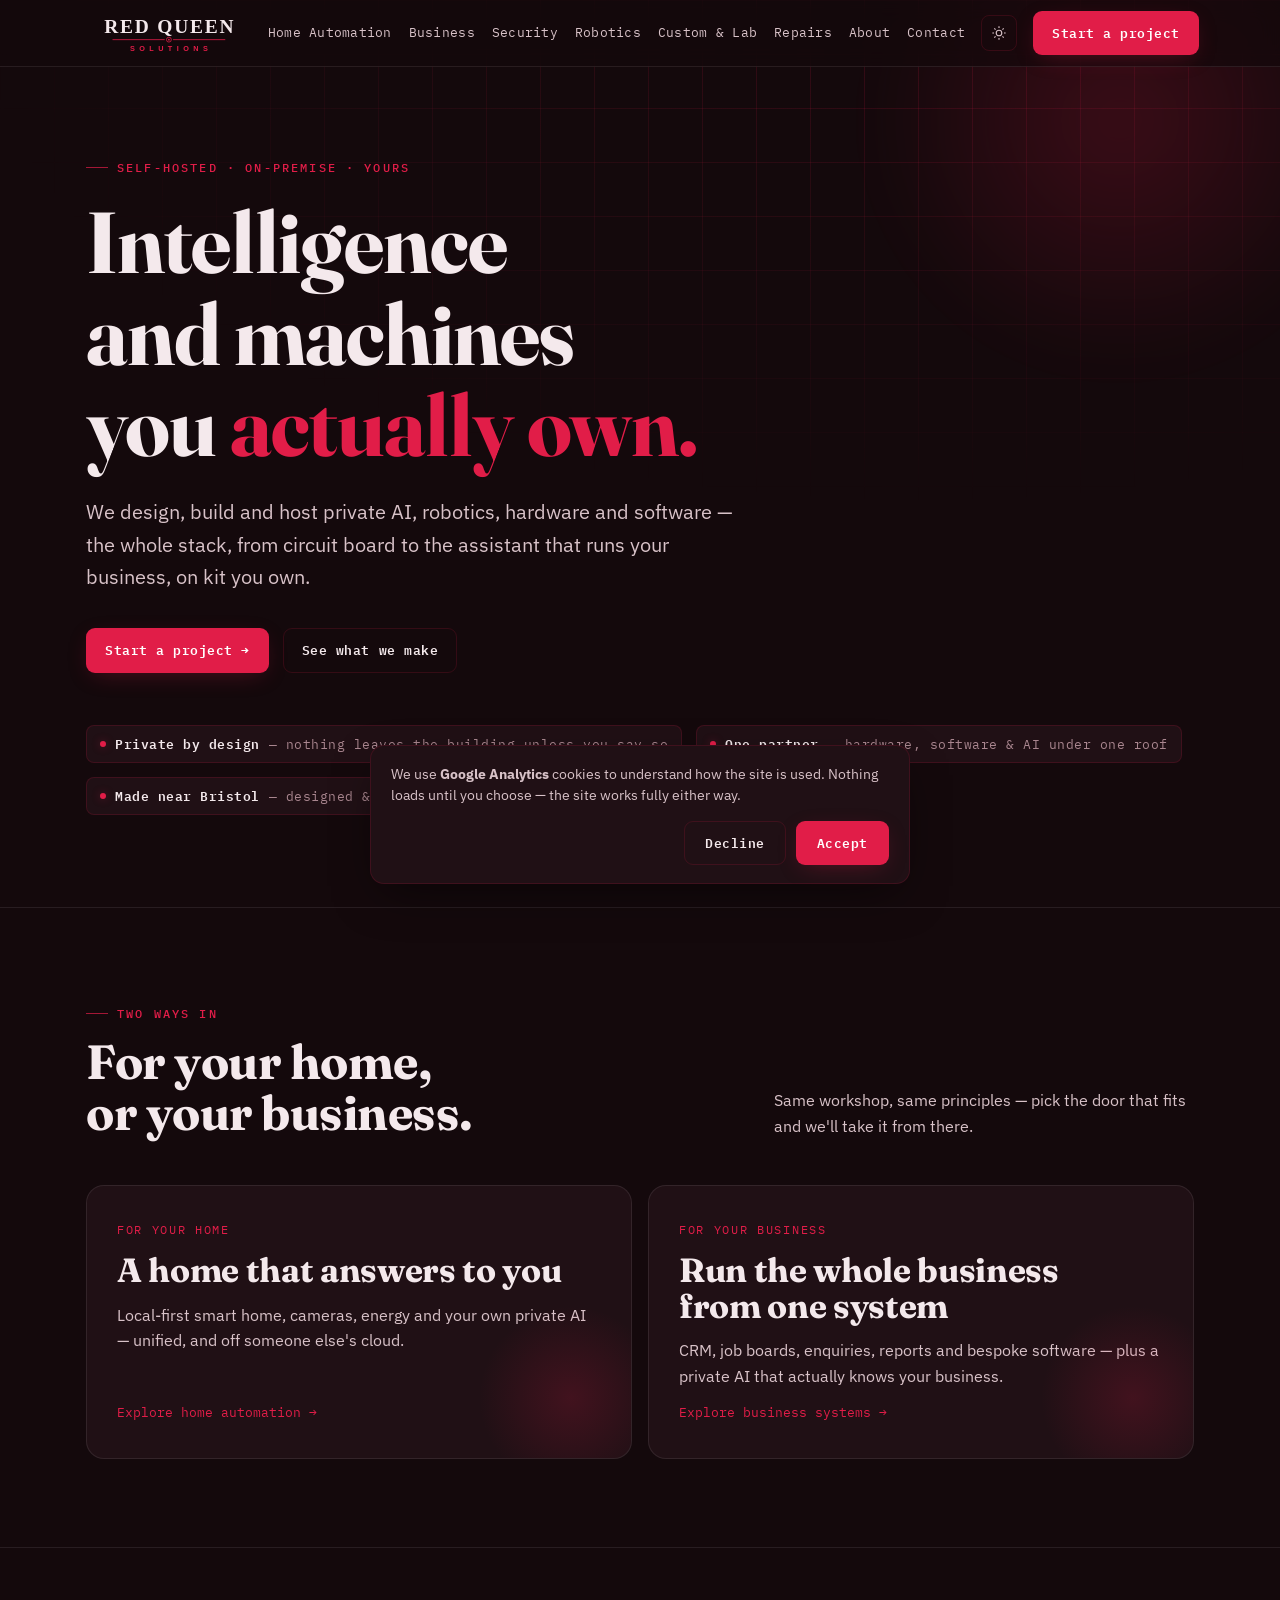
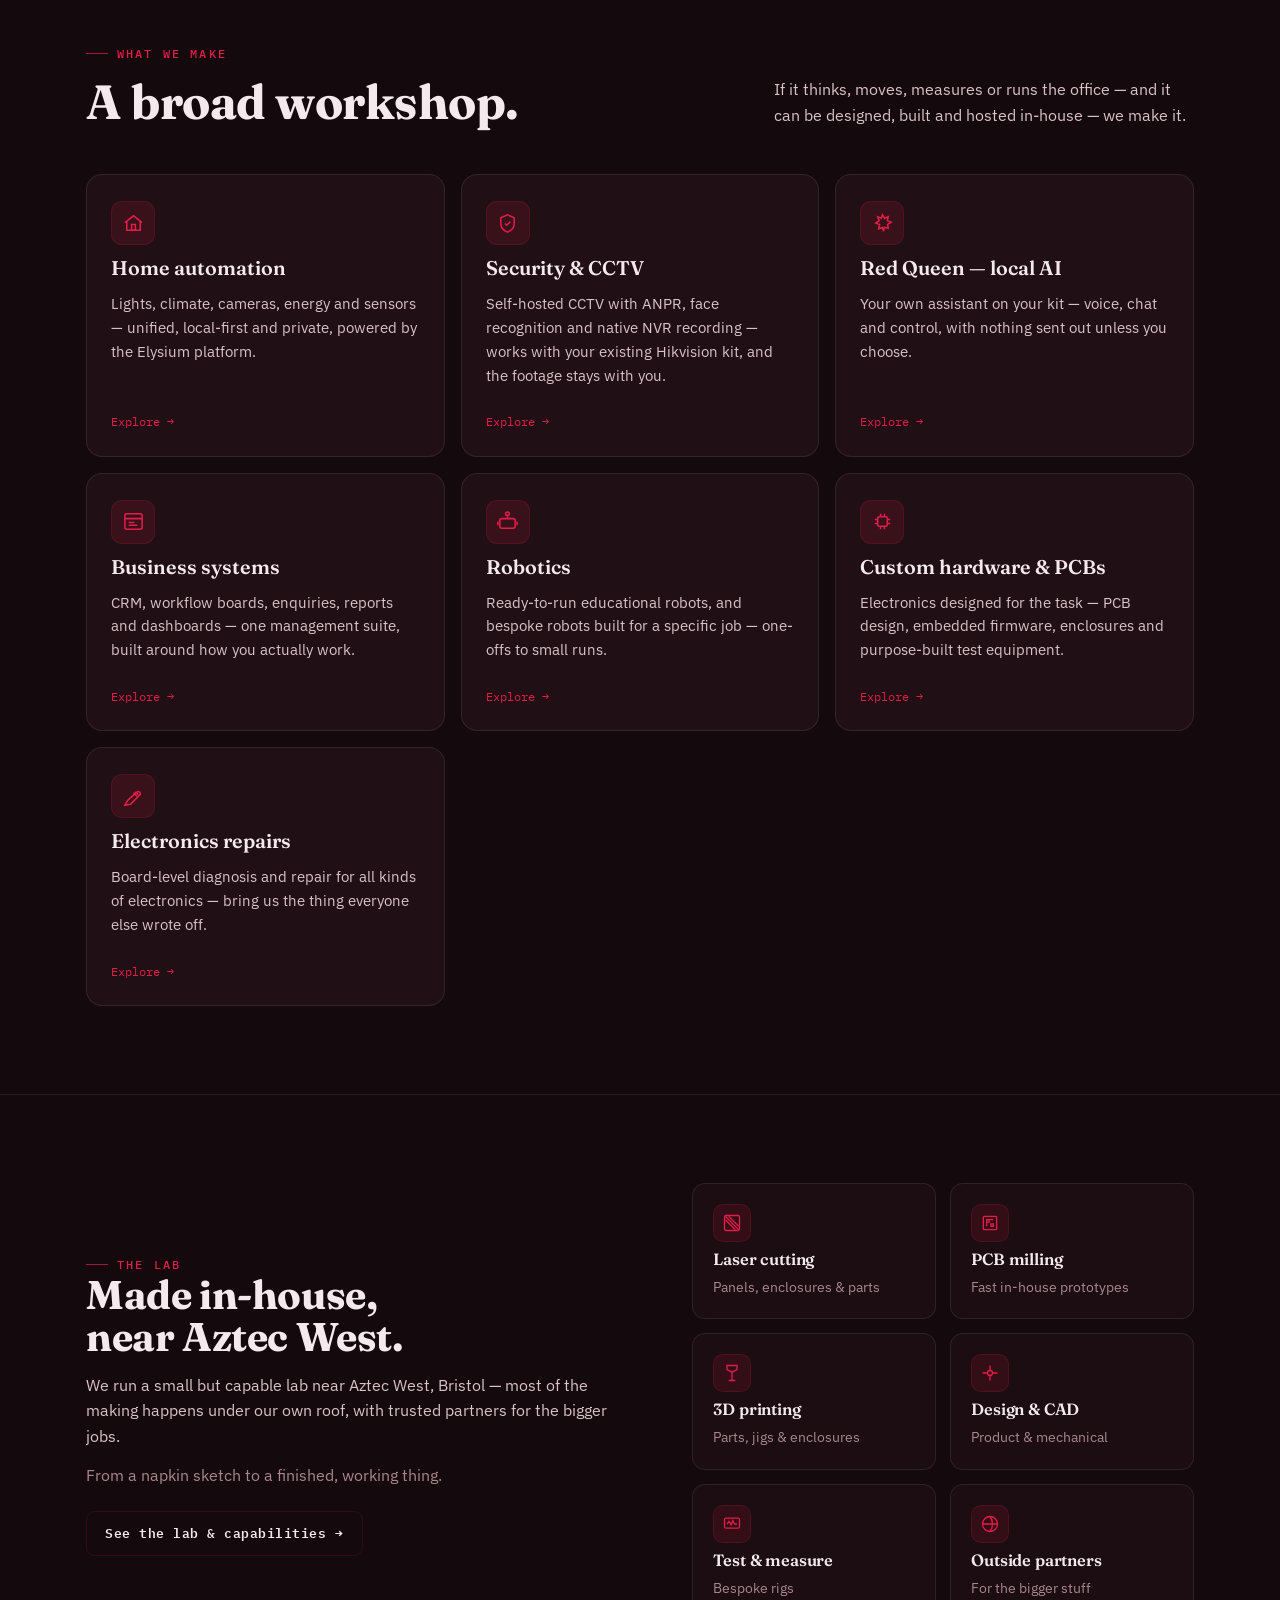
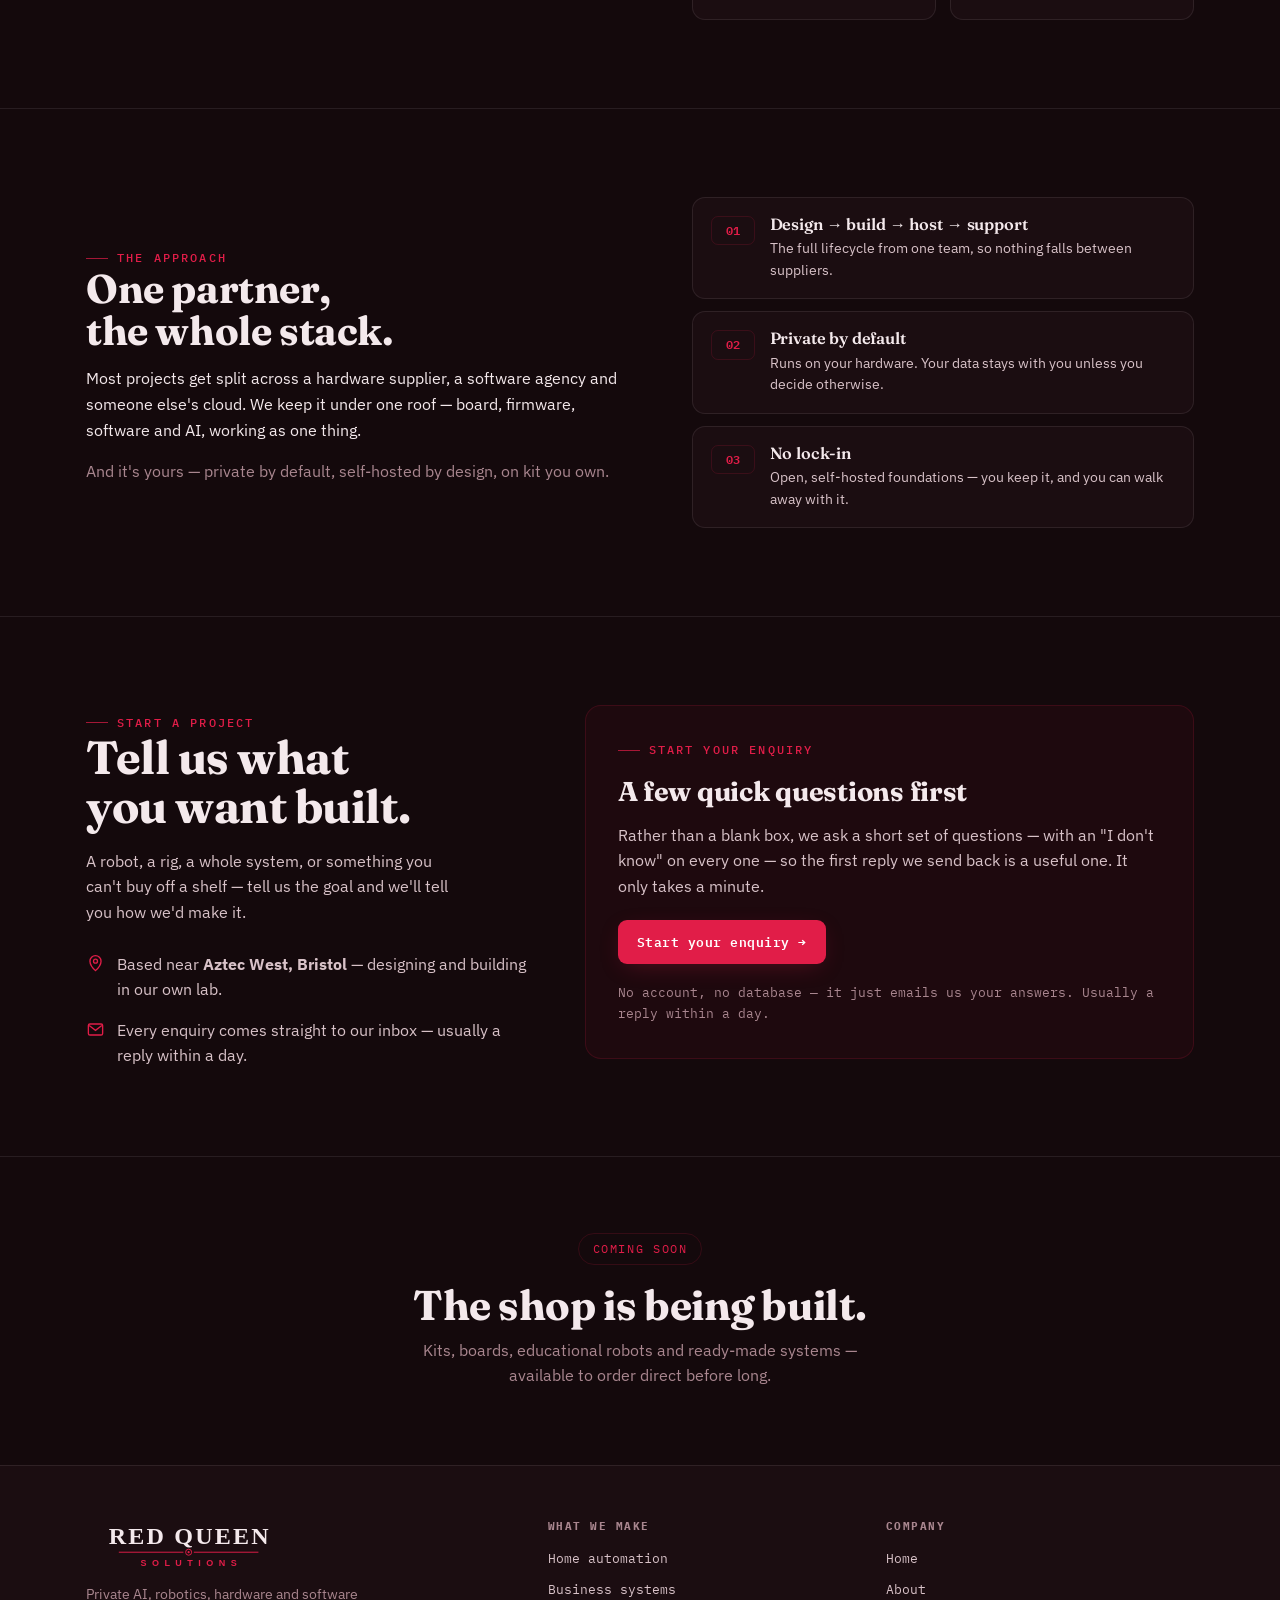
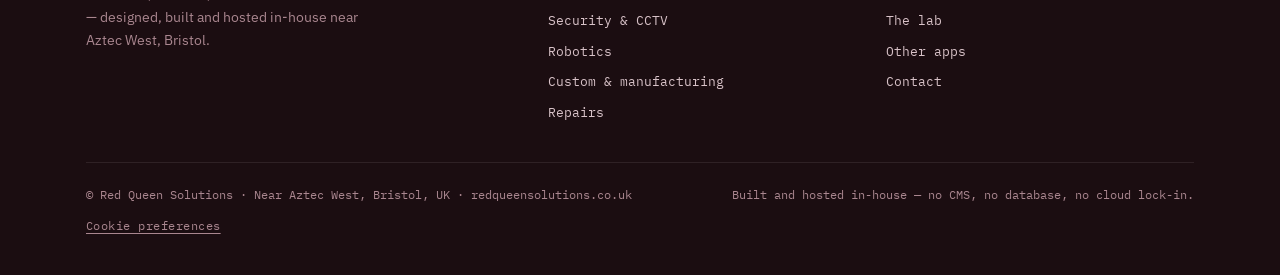
<file: index.html>
<!doctype html>
<html lang="en-GB">
<head>
<meta charset="utf-8">
<meta name="viewport" content="width=device-width,initial-scale=1">
<title>Red Queen Solutions | Electronics Engineering, Robotics &amp; AI · Bristol</title>
<meta name="description" content="Bristol engineering company designing and building bespoke electronics, PCBs, robotics, private AI and self-hosted server software — designed, built and hosted in-house near Aztec West, Bristol.">
<meta property="og:type" content="website">
<meta property="og:site_name" content="Red Queen Solutions">
<meta property="og:title" content="Red Queen Solutions — Electronics Engineering, Robotics &amp; AI, Bristol">
<meta property="og:description" content="Bristol engineering company designing and building bespoke electronics, PCBs, robotics, private AI and self-hosted server software — designed, built and hosted in-house near Aztec West, Bristol.">
<meta property="og:url" content="https://redqueensolutions.co.uk/">
<meta property="og:image" content="https://redqueensolutions.co.uk/assets/RedQueenSolutions_colour.png">
<meta name="twitter:card" content="summary_large_image">
<link rel="icon" href="assets/favicon.svg">
<link rel="apple-touch-icon" href="assets/RedQueenSolutions_colour.png">
<meta name="theme-color" content="#e11d48">
<meta property="og:locale" content="en_GB">
<meta name="robots" content="index,follow,max-image-preview:large,max-snippet:-1">
<link rel="canonical" href="https://redqueensolutions.co.uk/">
<link rel="preconnect" href="https://fonts.googleapis.com">
<link rel="preconnect" href="https://fonts.gstatic.com" crossorigin>
<link rel="stylesheet" href="https://fonts.googleapis.com/css2?family=Fraunces:opsz,wght@9..144,500;9..144,600;9..144,700&family=IBM+Plex+Mono:wght@400;500;600&family=IBM+Plex+Sans:wght@400;500;600;700&display=swap">
<link rel="stylesheet" href="css/style.css?v=250929a">
<script type="application/ld+json">{"@context":"https://schema.org","@graph":[{"@type":"ProfessionalService","@id":"https://redqueensolutions.co.uk/#business","name":"Red Queen Solutions","url":"https://redqueensolutions.co.uk/","image":"https://redqueensolutions.co.uk/assets/RedQueenSolutions_colour.png","logo":"https://redqueensolutions.co.uk/assets/RedQueenSolutions_colour.png","description":"Bristol engineering company designing, building and hosting bespoke electronics, PCBs, robotics, private AI and self-hosted servers and software, near Aztec West, Bristol.","areaServed":["Aztec West","Bristol","South West England","United Kingdom"],"address":{"@type":"PostalAddress","addressLocality":"Bristol","addressRegion":"England","addressCountry":"GB"},"knowsAbout":["Electronics engineering","Bespoke electronics design","PCB design","Embedded firmware","Robotics","Home automation","CCTV and security systems","Private AI","Self-hosted servers","Custom business software","Electronics repair"],"slogan":"Intelligence and machines you actually own."},{"@type":"WebSite","@id":"https://redqueensolutions.co.uk/#website","url":"https://redqueensolutions.co.uk/","name":"Red Queen Solutions","inLanguage":"en-GB","publisher":{"@id":"https://redqueensolutions.co.uk/#business"}}]}</script>
<script>(function(){try{var r=document.documentElement;r.setAttribute('data-accent','crimson');r.setAttribute('data-mode',localStorage.getItem('rq-mode')||'dark');}catch(e){}})();</script>
</head>
<body>

<header class="nav" id="nav">
  <div class="wrap row">
    <a class="brand" href="index.html" aria-label="Red Queen Solutions — home">
      <svg class="logo" viewBox="0 0 1500 380" role="img" aria-label="Red Queen Solutions">
        <text class="rq" x="758" y="188" text-anchor="middle" font-family="Georgia,'Times New Roman',serif" font-weight="bold" font-size="176" letter-spacing="16">RED QUEEN</text>
        <line class="acc-stroke" x1="240" y1="250" x2="712" y2="250" stroke-width="7"/>
        <line class="acc-stroke" x1="788" y1="250" x2="1260" y2="250" stroke-width="7"/>
        <circle class="acc-stroke" cx="750" cy="250" r="22" stroke-width="7"/>
        <circle class="acc-fill" cx="750" cy="250" r="8"/>
        <text class="acc-fill" x="770" y="352" text-anchor="middle" font-family="Arial,Helvetica,sans-serif" font-weight="bold" font-size="66" letter-spacing="40">SOLUTIONS</text>
      </svg>
    </a>
    <button class="nav-burger" id="burger" type="button" aria-label="Menu" aria-expanded="false"><svg viewBox="0 0 24 24" fill="none" stroke="currentColor" stroke-width="2"><path d="M4 7h16M4 12h16M4 17h16"/></svg></button>
    <nav id="menu">
      <a href="home-automation.html">Home&nbsp;Automation</a>
      <a href="business.html">Business</a>
      <a href="security.html">Security</a>
      <a href="robotics.html">Robotics</a>
      <a href="make.html">Custom&nbsp;&amp;&nbsp;Lab</a>
      <a href="repairs.html">Repairs</a>
      <a href="about.html">About</a>
      <a href="contact.html">Contact</a>
    </nav>
    <div class="theme-ctl">
      <button class="tbtn icon" id="modeBtn" type="button" title="Light / dark" aria-label="Toggle light or dark"></button>
    </div>
    <a class="btn btn-primary" href="contact.html">Start a project</a>
  </div>
</header>

<!-- HERO -->
<section class="hero" id="top">
  <div class="hero-grid"></div>
  <div class="hero-orb"></div>
  <div class="wrap">
    <span class="eyebrow">Self-hosted · On-premise · Yours</span>
    <h1>Intelligence and machines you&nbsp;<em>actually own.</em></h1>
    <p class="hero-sub">We design, build and host private AI, robotics, hardware and software — the whole stack, from circuit board to the assistant that runs your business, on kit you own.</p>
    <div class="hero-cta">
      <a class="btn btn-primary" href="contact.html">Start a project →</a>
      <a class="btn btn-ghost" href="#make">See what we make</a>
    </div>
    <div class="spec-strip">
      <span class="spec"><i></i><b>Private by design</b> — nothing leaves the building unless you say so</span>
      <span class="spec"><i></i><b>One partner</b> — hardware, software &amp; AI under one roof</span>
      <span class="spec"><i></i><b>Made near Bristol</b> — designed &amp; built in our own lab</span>
    </div>
  </div>
</section>

<!-- SPLIT: home vs business -->
<section class="band" id="split">
  <div class="wrap">
    <div class="band-head">
      <div><span class="eyebrow">Two ways in</span><h2>For your home, or your business.</h2></div>
      <p class="lead">Same workshop, same principles — pick the door that fits and we'll take it from there.</p>
    </div>
    <div class="split">
      <a class="door" href="home-automation.html">
        <span class="k">For your home</span>
        <h3>A home that answers to you</h3>
        <p>Local-first smart home, cameras, energy and your own private AI — unified, and off someone else's cloud.</p>
        <span class="go">Explore home automation →</span>
      </a>
      <a class="door" href="business.html">
        <span class="k">For your business</span>
        <h3>Run the whole business from one system</h3>
        <p>CRM, job boards, enquiries, reports and bespoke software — plus a private AI that actually knows your business.</p>
        <span class="go">Explore business systems →</span>
      </a>
    </div>
  </div>
</section>

<!-- WHAT WE MAKE -->
<section class="band" id="make">
  <div class="wrap">
    <div class="band-head">
      <div><span class="eyebrow">What we make</span><h2>A broad workshop.</h2></div>
      <p class="lead">If it thinks, moves, measures or runs the office — and it can be designed, built and hosted in-house — we make it.</p>
    </div>
    <div class="grid">
      <a class="card" href="home-automation.html"><div class="ic"><svg viewBox="0 0 24 24" fill="none" stroke="currentColor" stroke-width="1.6"><path d="M3 11l9-7 9 7"/><path d="M5 10v9h14v-9"/><rect x="10" y="13" width="4" height="6"/></svg></div><h3>Home automation</h3><p>Lights, climate, cameras, energy and sensors — unified, local-first and private, powered by the Elysium platform.</p><span class="go">Explore →</span></a>
      <a class="card" href="security.html"><div class="ic"><svg viewBox="0 0 24 24" fill="none" stroke="currentColor" stroke-width="1.6"><path d="M12 3l7 3v6c0 4.5-3 7.5-7 9-4-1.5-7-4.5-7-9V6z"/><path d="M9.3 12l1.8 1.8L15 10"/></svg></div><h3>Security &amp; CCTV</h3><p>Self-hosted CCTV with ANPR, face recognition and native NVR recording — works with your existing Hikvision kit, and the footage stays with you.</p><span class="go">Explore →</span></a>
      <a class="card" href="home-automation.html#red-queen"><div class="ic"><svg viewBox="0 0 24 24" fill="none" stroke="currentColor" stroke-width="1.6"><path d="M12 3l2.2 3.6L18 5l-1 4 4 1.5-3.6 2.3L18 17l-4-1-.9 4-1.1-3.8L8 17.5 9 13l-4-1.4L8.5 9 7 5l3.8 1.5L12 3z"/></svg></div><h3>Red Queen — local AI</h3><p>Your own assistant on your kit — voice, chat and control, with nothing sent out unless you choose.</p><span class="go">Explore →</span></a>
      <a class="card" href="business.html"><div class="ic"><svg viewBox="0 0 24 24" fill="none" stroke="currentColor" stroke-width="1.6"><rect x="3" y="4" width="18" height="16" rx="2"/><path d="M3 9h18M7 13h6M7 16h9"/></svg></div><h3>Business systems</h3><p>CRM, workflow boards, enquiries, reports and dashboards — one management suite, built around how you actually work.</p><span class="go">Explore →</span></a>
      <a class="card" href="robotics.html"><div class="ic"><svg viewBox="0 0 24 24" fill="none" stroke="currentColor" stroke-width="1.6"><rect x="4" y="9" width="16" height="10" rx="2"/><path d="M12 9V6M12 6a2 2 0 1 0 0-4 2 2 0 0 0 0 4zM2 12v4M22 12v4M8 14h.01M16 14h.01"/></svg></div><h3>Robotics</h3><p>Ready-to-run educational robots, and bespoke robots built for a specific job — one-offs to small runs.</p><span class="go">Explore →</span></a>
      <a class="card" href="make.html"><div class="ic"><svg viewBox="0 0 24 24" fill="none" stroke="currentColor" stroke-width="1.6"><rect x="7" y="7" width="10" height="10" rx="1.5"/><path d="M10 7V4M14 7V4M10 20v-3M14 20v-3M7 10H4M7 14H4M20 10h-3M20 14h-3"/></svg></div><h3>Custom hardware &amp; PCBs</h3><p>Electronics designed for the task — PCB design, embedded firmware, enclosures and purpose-built test equipment.</p><span class="go">Explore →</span></a>
      <a class="card" href="repairs.html"><div class="ic"><svg viewBox="0 0 24 24" fill="none" stroke="currentColor" stroke-width="1.6"><path d="M14 7l3 3M3 21l6-1 9.5-9.5a2.1 2.1 0 0 0-3-3L6 16l-3 5z"/><path d="M12 8l4 4"/></svg></div><h3>Electronics repairs</h3><p>Board-level diagnosis and repair for all kinds of electronics — bring us the thing everyone else wrote off.</p><span class="go">Explore →</span></a>
    </div>
  </div>
</section>

<!-- LAB TEASER -->
<section class="band" id="lab">
  <div class="wrap two-col">
    <div>
      <span class="eyebrow">The lab</span>
      <h2 class="section-title">Made in-house, near Aztec West.</h2>
      <p class="lead">We run a small but capable lab near Aztec West, Bristol — most of the making happens under our own roof, with trusted partners for the bigger jobs.</p>
      <p class="muted" style="margin-top:14px">From a napkin sketch to a finished, working thing.</p>
      <a class="btn btn-ghost" style="margin-top:22px" href="make.html">See the lab &amp; capabilities →</a>
    </div>
    <div class="caps">
      <div class="cap"><div class="ic"><svg viewBox="0 0 24 24" fill="none" stroke="currentColor" stroke-width="1.6"><path d="M4 4l16 16M8 4l12 12M4 8l12 12"/><rect x="3" y="3" width="18" height="18" rx="2"/></svg></div><h4>Laser cutting</h4><p>Panels, enclosures &amp; parts</p></div>
      <div class="cap"><div class="ic"><svg viewBox="0 0 24 24" fill="none" stroke="currentColor" stroke-width="1.6"><rect x="4" y="4" width="16" height="16" rx="1"/><path d="M8 8h3v3H8zM13 13h3v3h-3zM11 8h5M8 11v5"/></svg></div><h4>PCB milling</h4><p>Fast in-house prototypes</p></div>
      <div class="cap"><div class="ic"><svg viewBox="0 0 24 24" fill="none" stroke="currentColor" stroke-width="1.6"><path d="M6 3h12v5l-6 3-6-3V3z"/><path d="M12 11v10M8 21h8"/></svg></div><h4>3D printing</h4><p>Parts, jigs &amp; enclosures</p></div>
      <div class="cap"><div class="ic"><svg viewBox="0 0 24 24" fill="none" stroke="currentColor" stroke-width="1.6"><path d="M12 3v6M12 15v6M3 12h6M15 12h6"/><circle cx="12" cy="12" r="3"/></svg></div><h4>Design &amp; CAD</h4><p>Product &amp; mechanical</p></div>
      <div class="cap"><div class="ic"><svg viewBox="0 0 24 24" fill="none" stroke="currentColor" stroke-width="1.6"><rect x="3" y="5" width="18" height="12" rx="2"/><path d="M6 12l2.5-3L11 13l2-5 2 4h3"/></svg></div><h4>Test &amp; measure</h4><p>Bespoke rigs</p></div>
      <div class="cap"><div class="ic"><svg viewBox="0 0 24 24" fill="none" stroke="currentColor" stroke-width="1.6"><circle cx="12" cy="12" r="9"/><path d="M12 3a15 15 0 0 1 0 18M3 12h18"/></svg></div><h4>Outside partners</h4><p>For the bigger stuff</p></div>
    </div>
  </div>
</section>

<!-- APPROACH -->
<section class="band" id="approach">
  <div class="wrap two-col">
    <div>
      <span class="eyebrow">The approach</span>
      <h2 class="section-title">One partner, the whole stack.</h2>
      <p>Most projects get split across a hardware supplier, a software agency and someone else's cloud. We keep it under one roof — board, firmware, software and AI, working as one thing.</p>
      <p class="muted" style="margin-top:16px">And it's yours — private by default, self-hosted by design, on kit you own.</p>
    </div>
    <div class="pillars">
      <div class="pillar"><span class="n">01</span><div><h4>Design → build → host → support</h4><p>The full lifecycle from one team, so nothing falls between suppliers.</p></div></div>
      <div class="pillar"><span class="n">02</span><div><h4>Private by default</h4><p>Runs on your hardware. Your data stays with you unless you decide otherwise.</p></div></div>
      <div class="pillar"><span class="n">03</span><div><h4>No lock-in</h4><p>Open, self-hosted foundations — you keep it, and you can walk away with it.</p></div></div>
    </div>
  </div>
</section>

<!-- CONTACT -->
<section class="band" id="contact">
  <div class="wrap contact">
    <div>
      <span class="eyebrow">Start a project</span>
      <h2>Tell us what you want built.</h2>
      <p class="lead">A robot, a rig, a whole system, or something you can't buy off a shelf — tell us the goal and we'll tell you how we'd make it.</p>
      <div class="info-list">
        <div class="row"><svg viewBox="0 0 24 24" fill="none" stroke="currentColor" stroke-width="1.7"><path d="M12 21s7-6.5 7-12A7 7 0 0 0 5 9c0 5.5 7 12 7 12z"/><circle cx="12" cy="9" r="2.5"/></svg><span>Based near <b>Aztec West, Bristol</b> — designing and building in our own lab.</span></div>
        <div class="row"><svg viewBox="0 0 24 24" fill="none" stroke="currentColor" stroke-width="1.7"><rect x="3" y="5" width="18" height="14" rx="2"/><path d="M4 7l8 6 8-6"/></svg><span>Every enquiry comes straight to our inbox — usually a reply within a day.</span></div>
      </div>
    </div>
    <div class="contact-cta">
      <span class="eyebrow">Start your enquiry</span>
      <h3>A few quick questions first</h3>
      <p>Rather than a blank box, we ask a short set of questions — with an "I don't know" on every one — so the first reply we send back is a useful one. It only takes a minute.</p>
      <a class="btn btn-primary" href="contact.html">Start your enquiry →</a>
      <p class="form-note">No account, no database — it just emails us your answers. Usually a reply within a day.</p>
    </div>
  </div>
</section>

<!-- SHOP -->
<section class="band tight">
  <div class="wrap shop">
    <span class="badge">Coming soon</span>
    <h2>The shop is being built.</h2>
    <p>Kits, boards, educational robots and ready-made systems — available to order direct before long.</p>
  </div>
</section>

<footer>
  <div class="wrap">
    <div class="foot">
      <div>
        <a class="brand" href="index.html" aria-label="Red Queen Solutions — home">
          <svg class="logo" viewBox="0 0 1500 380" role="img" aria-label="Red Queen Solutions">
            <text class="rq" x="758" y="188" text-anchor="middle" font-family="Georgia,'Times New Roman',serif" font-weight="bold" font-size="176" letter-spacing="16">RED QUEEN</text>
            <line class="acc-stroke" x1="240" y1="250" x2="712" y2="250" stroke-width="7"/>
            <line class="acc-stroke" x1="788" y1="250" x2="1260" y2="250" stroke-width="7"/>
            <circle class="acc-stroke" cx="750" cy="250" r="22" stroke-width="7"/>
            <circle class="acc-fill" cx="750" cy="250" r="8"/>
            <text class="acc-fill" x="770" y="352" text-anchor="middle" font-family="Arial,Helvetica,sans-serif" font-weight="bold" font-size="66" letter-spacing="40">SOLUTIONS</text>
          </svg>
        </a>
        <p class="about">Private AI, robotics, hardware and software — designed, built and hosted in-house near Aztec West, Bristol.</p>
      </div>
      <div><h5>What we make</h5><div class="foot-col">
        <a href="home-automation.html">Home automation</a>
        <a href="business.html">Business systems</a>
        <a href="security.html">Security &amp; CCTV</a>
        <a href="robotics.html">Robotics</a>
        <a href="make.html">Custom &amp; manufacturing</a>
        <a href="repairs.html">Repairs</a>
      </div></div>
      <div><h5>Company</h5><div class="foot-col">
        <a href="index.html">Home</a>
        <a href="about.html">About</a>
        <a href="make.html#lab">The lab</a>
        <a href="apps.html">Other apps</a>
        <a href="contact.html">Contact</a>
      </div></div>
    </div>
    <div class="foot-meta">
      <span>© Red Queen Solutions · Near Aztec West, Bristol, UK · redqueensolutions.co.uk</span>
      <span>Built and hosted in-house — no CMS, no database, no cloud lock-in.</span>
    </div>
  </div>
</footer>

<script src="js/main.js?v=250929a"></script>
</body>
</html>
</file>
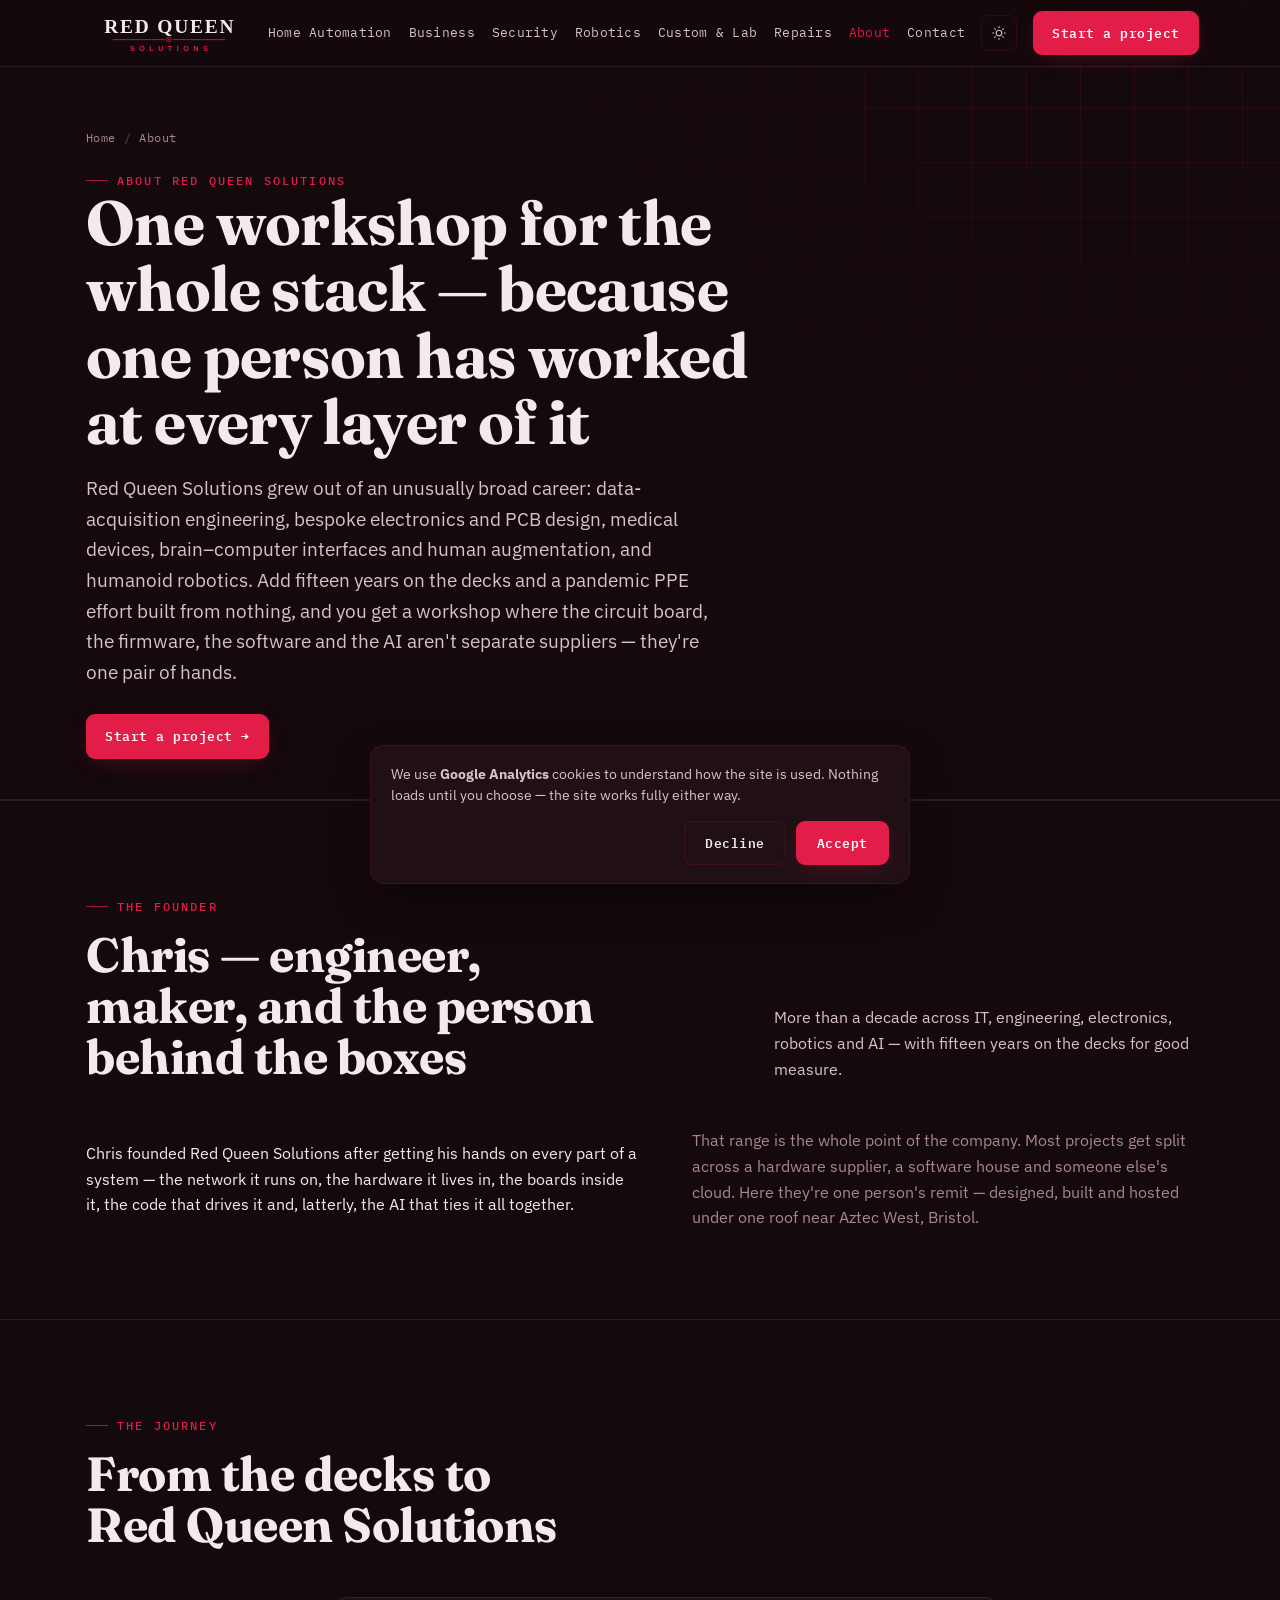
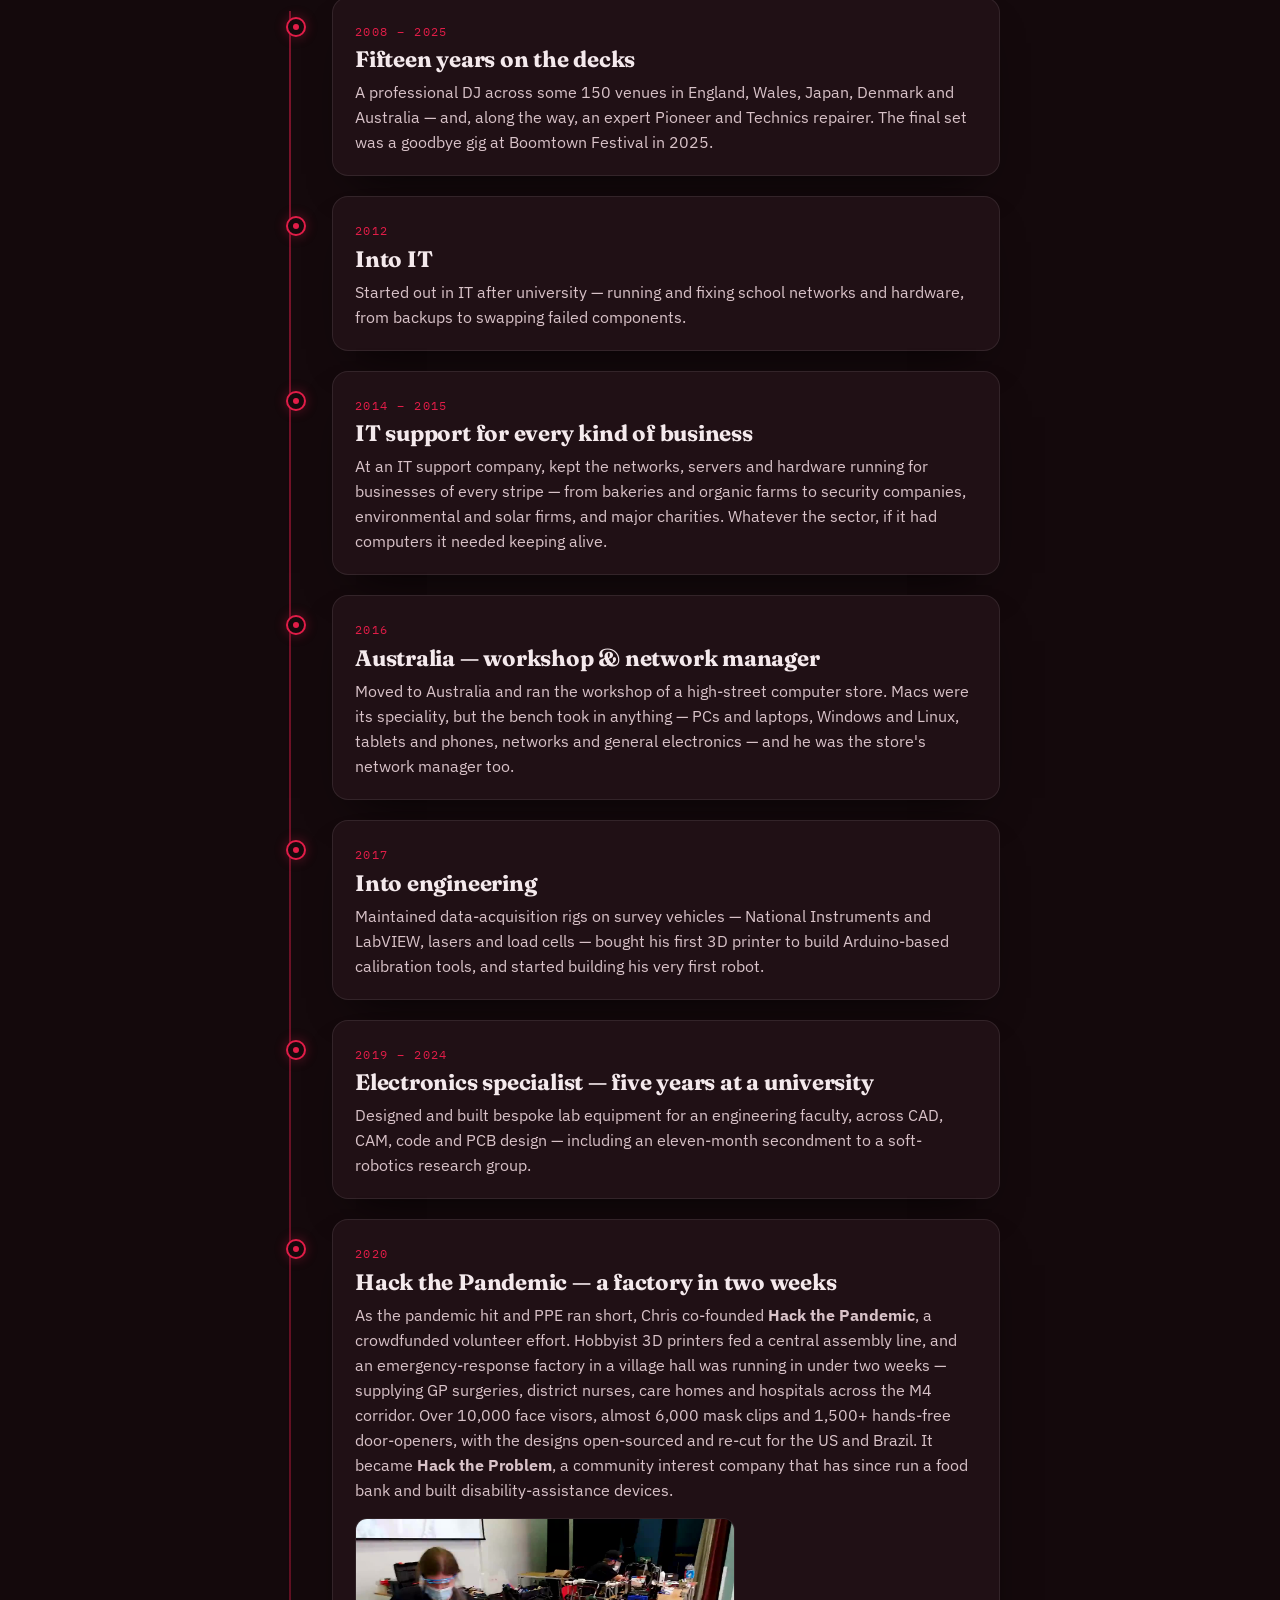
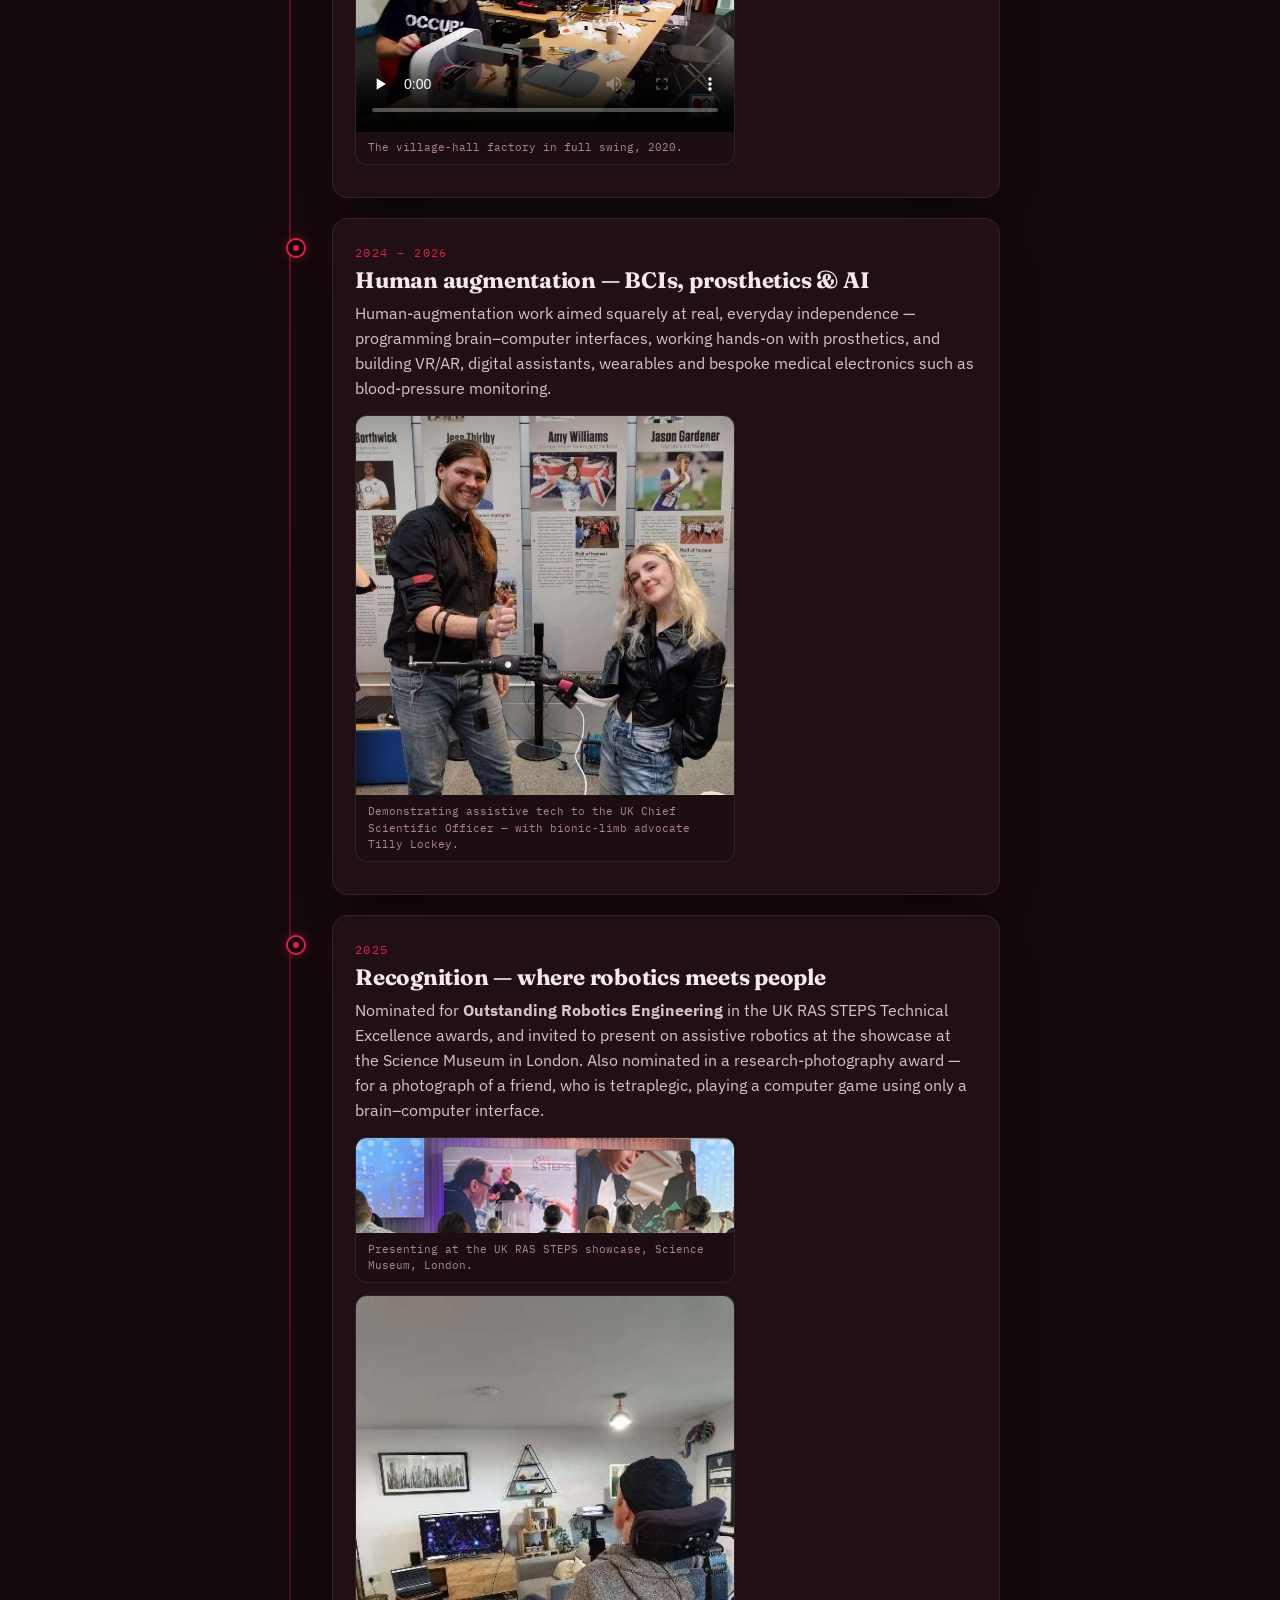
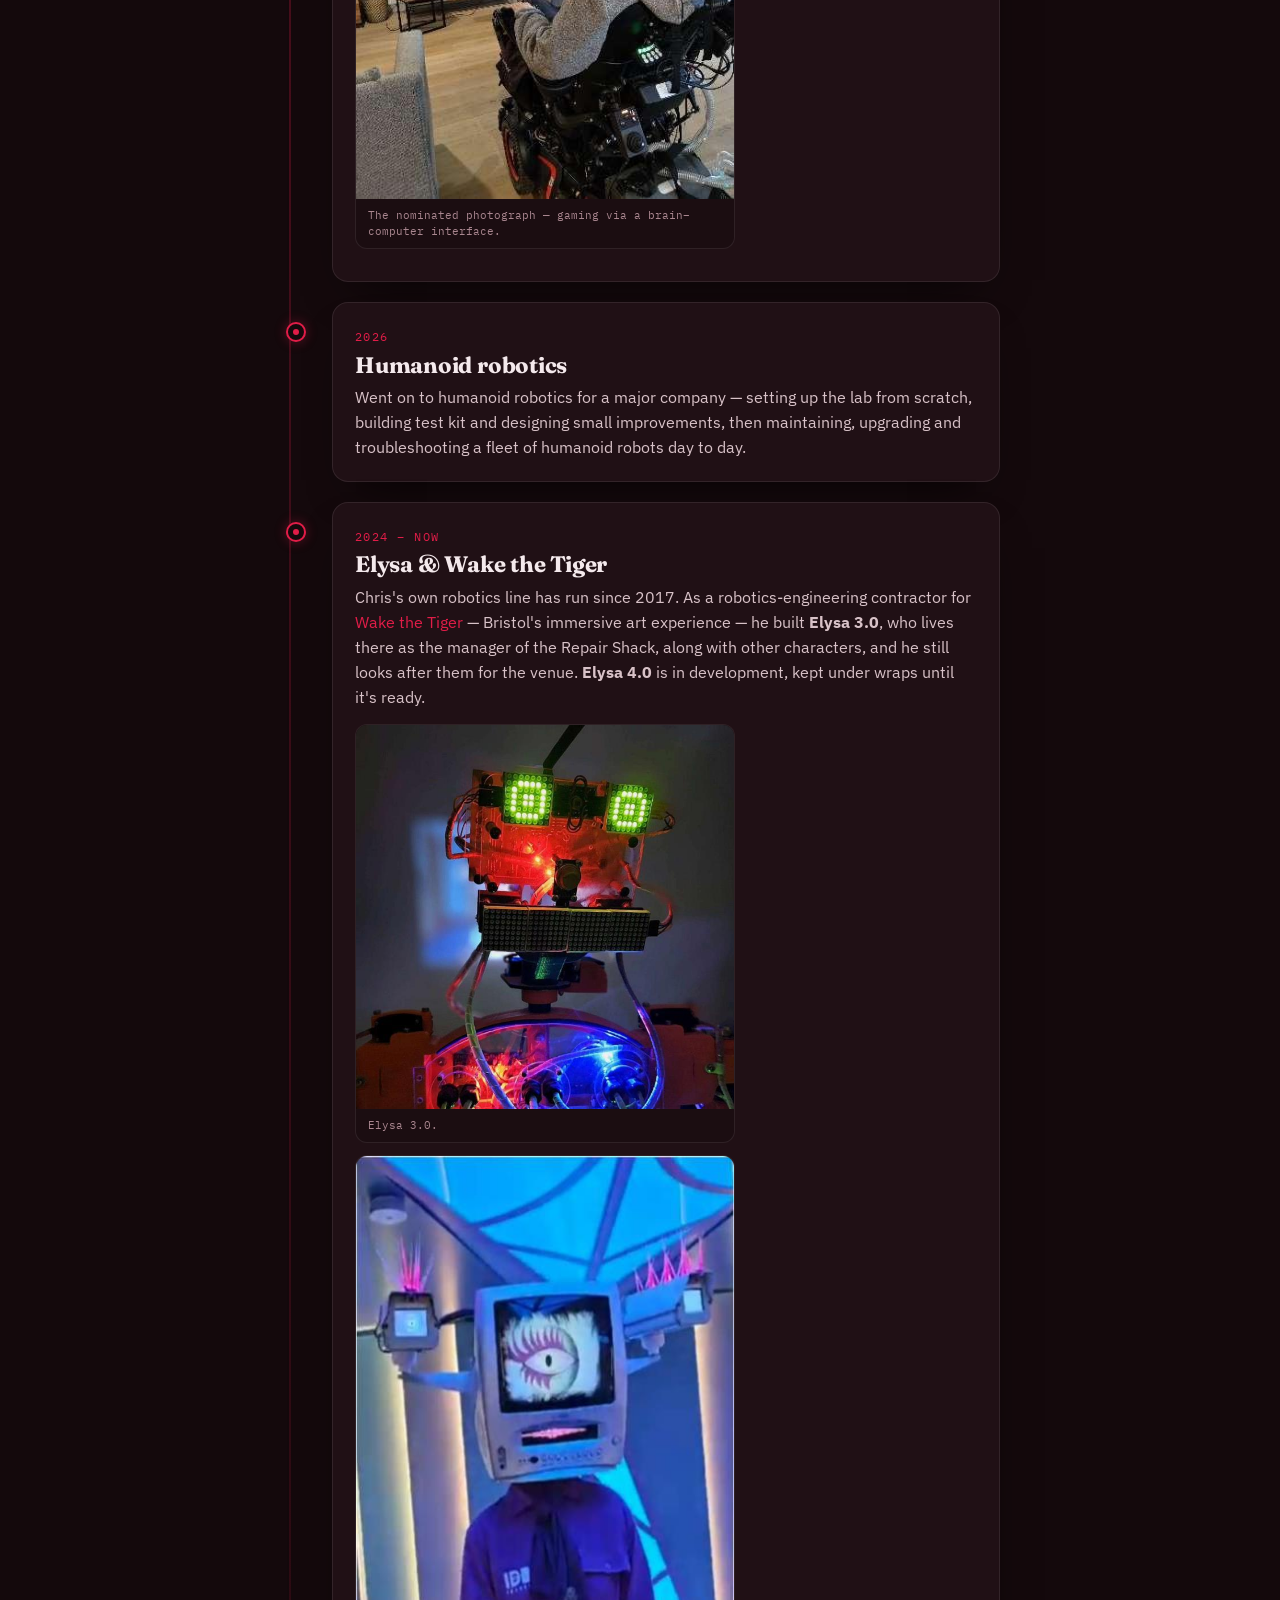
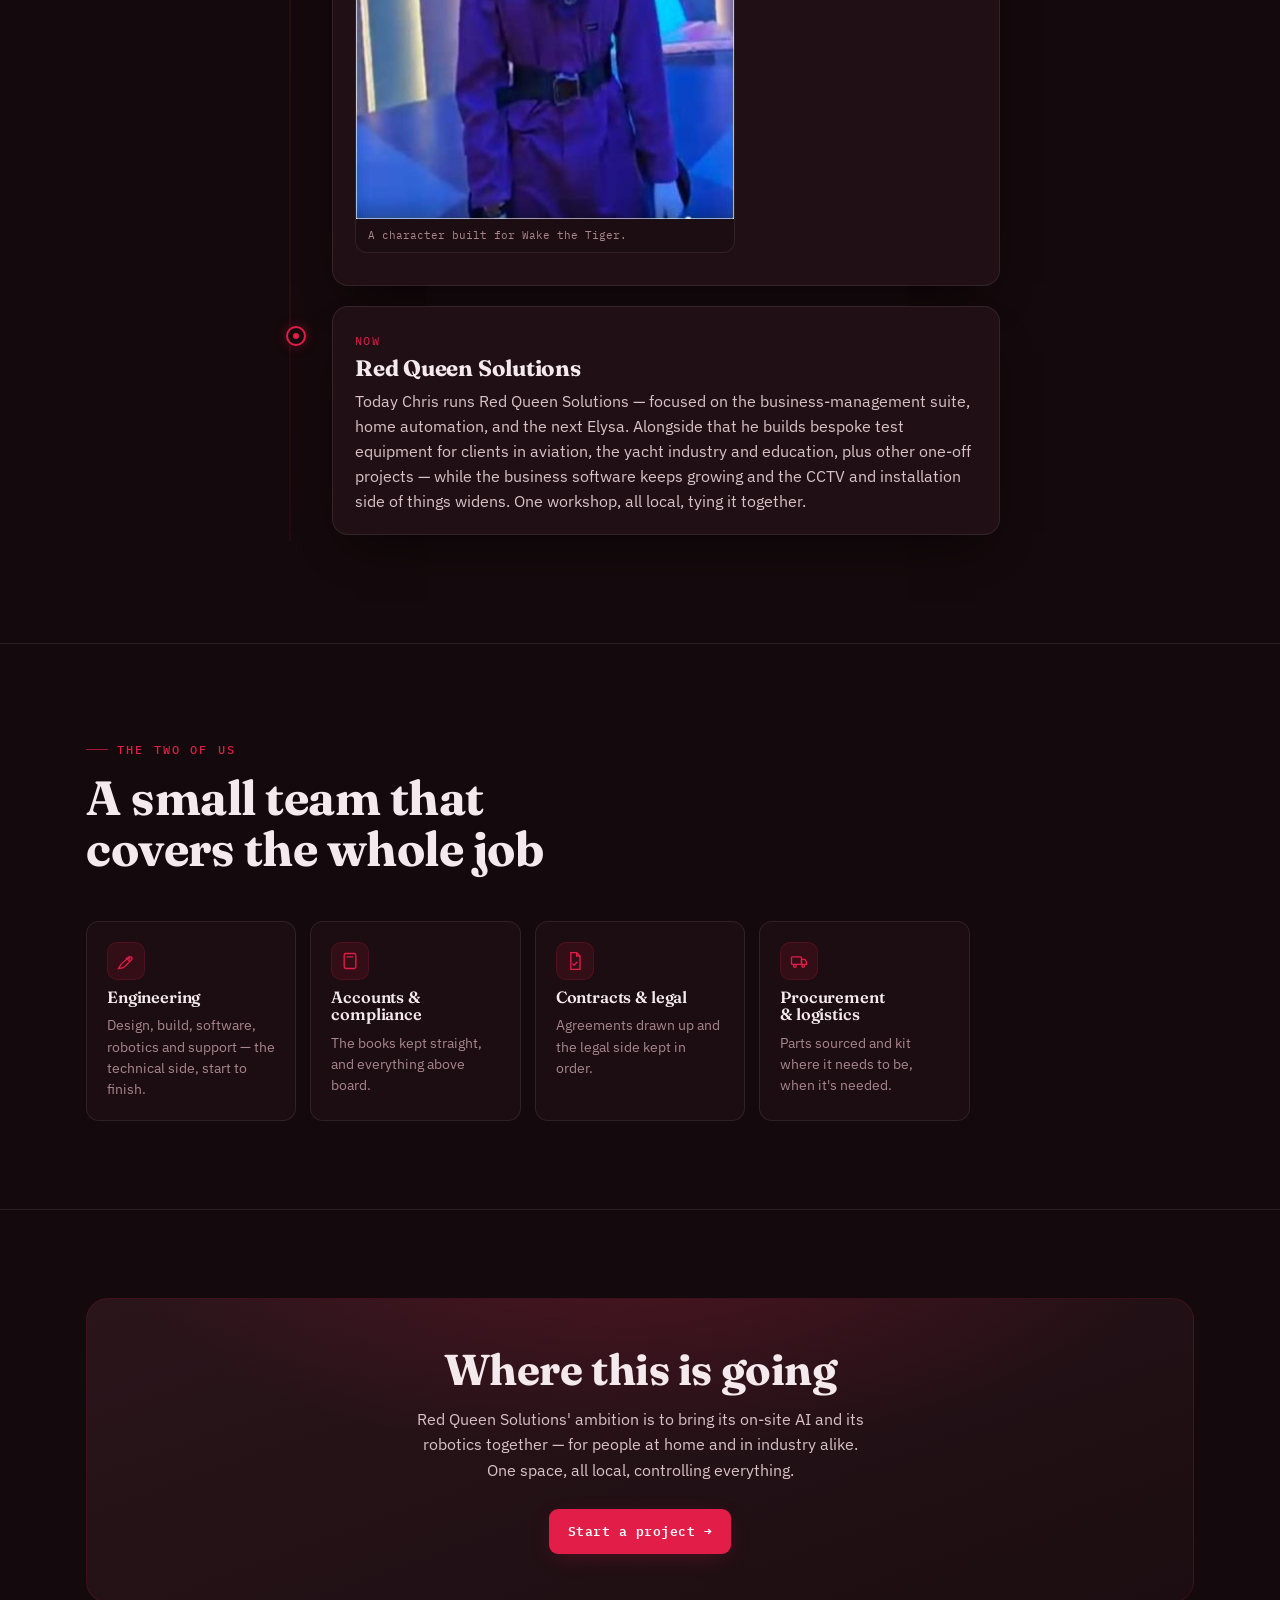
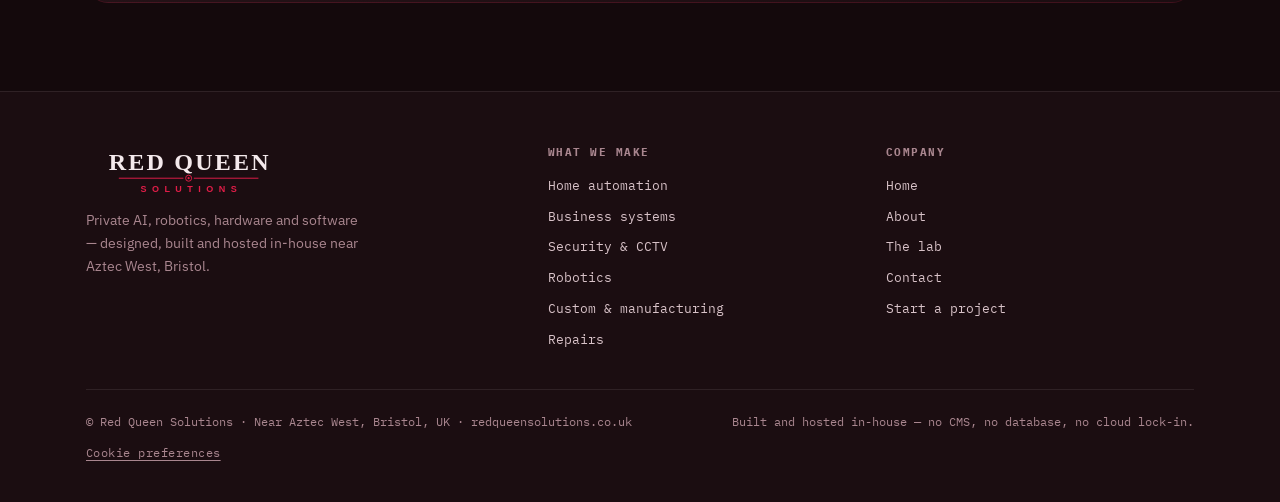
<file: about.html>
<!doctype html>
<html lang="en-GB">
<head>
<meta charset="utf-8">
<meta name="viewport" content="width=device-width,initial-scale=1">
<title>About — Red Queen Solutions</title>
<meta name="description" content="The founder story behind Red Queen Solutions — a decade across IT, engineering, electronics, robotics and AI, now building private AI, home and business systems near Bristol.">
<meta property="og:type" content="website">
<meta property="og:site_name" content="Red Queen Solutions">
<meta property="og:title" content="About — Red Queen Solutions">
<meta property="og:description" content="The founder story behind Red Queen Solutions — a decade across IT, engineering, electronics, robotics and AI, now building private AI, home and business systems near Bristol.">
<meta property="og:url" content="https://redqueensolutions.co.uk/about.html">
<meta property="og:image" content="https://redqueensolutions.co.uk/assets/RedQueenSolutions_colour.png">
<meta name="twitter:card" content="summary_large_image">
<link rel="icon" href="assets/favicon.svg">
<link rel="apple-touch-icon" href="assets/RedQueenSolutions_colour.png">
<meta name="theme-color" content="#e11d48">
<meta property="og:locale" content="en_GB">
<meta name="robots" content="index,follow,max-image-preview:large,max-snippet:-1">
<link rel="canonical" href="https://redqueensolutions.co.uk/about.html">
<link rel="preconnect" href="https://fonts.googleapis.com">
<link rel="preconnect" href="https://fonts.gstatic.com" crossorigin>
<link rel="stylesheet" href="https://fonts.googleapis.com/css2?family=Fraunces:opsz,wght@9..144,500;9..144,600;9..144,700&family=IBM+Plex+Mono:wght@400;500;600&family=IBM+Plex+Sans:wght@400;500;600;700&display=swap">
<link rel="stylesheet" href="css/style.css?v=250929a">
<script type="application/ld+json">{"@context":"https://schema.org","@graph":[{"@type":"BreadcrumbList","itemListElement":[{"@type":"ListItem","position":1,"name":"Home","item":"https://redqueensolutions.co.uk/"},{"@type":"ListItem","position":2,"name":"About","item":"https://redqueensolutions.co.uk/about.html"}]},{"@type":"AboutPage","name":"About Red Queen Solutions","url":"https://redqueensolutions.co.uk/about.html","inLanguage":"en-GB","isPartOf":{"@type":"WebSite","url":"https://redqueensolutions.co.uk/"},"about":{"@type":"ProfessionalService","name":"Red Queen Solutions","url":"https://redqueensolutions.co.uk/","areaServed":["Bristol","South West England","United Kingdom"]}}]}</script>
<script>(function(){try{var r=document.documentElement;r.setAttribute('data-accent','crimson');r.setAttribute('data-mode',localStorage.getItem('rq-mode')||'dark');}catch(e){}})();</script>
</head>
<body>

<header class="nav" id="nav">
  <div class="wrap row">
    <a class="brand" href="index.html" aria-label="Red Queen Solutions — home">
      <svg class="logo" viewBox="0 0 1500 380" role="img" aria-label="Red Queen Solutions">
          <text class="rq" x="758" y="188" text-anchor="middle" font-family="Georgia,'Times New Roman',serif" font-weight="bold" font-size="176" letter-spacing="16">RED QUEEN</text>
          <line class="acc-stroke" x1="240" y1="250" x2="712" y2="250" stroke-width="7"/>
          <line class="acc-stroke" x1="788" y1="250" x2="1260" y2="250" stroke-width="7"/>
          <circle class="acc-stroke" cx="750" cy="250" r="22" stroke-width="7"/>
          <circle class="acc-fill" cx="750" cy="250" r="8"/>
          <text class="acc-fill" x="770" y="352" text-anchor="middle" font-family="Arial,Helvetica,sans-serif" font-weight="bold" font-size="66" letter-spacing="40">SOLUTIONS</text>
        </svg>
    </a>
    <button class="nav-burger" id="burger" type="button" aria-label="Menu" aria-expanded="false"><svg viewBox="0 0 24 24" fill="none" stroke="currentColor" stroke-width="2"><path d="M4 7h16M4 12h16M4 17h16"/></svg></button>
    <nav id="menu">
      <a href="home-automation.html">Home&nbsp;Automation</a>
      <a href="business.html">Business</a>
      <a href="security.html">Security</a>
      <a href="robotics.html">Robotics</a>
      <a href="make.html">Custom&nbsp;&amp;&nbsp;Lab</a>
      <a href="repairs.html">Repairs</a>
      <a href="about.html" class="active">About</a>
      <a href="contact.html">Contact</a>
    </nav>
    <div class="theme-ctl">
      <button class="tbtn icon" id="modeBtn" type="button" title="Light / dark" aria-label="Toggle light or dark"></button>
    </div>
    <a class="btn btn-primary" href="contact.html">Start a project</a>
  </div>
</header>

<main>
<section class="page-hero"><div class="wrap">
  <div class="crumb"><a href="index.html">Home</a><span>/</span>About</div>
  <span class="eyebrow">About Red Queen Solutions</span>
  <h1>One workshop for the whole stack — because one person has worked at every layer of it</h1>
  <p class="intro">Red Queen Solutions grew out of an unusually broad career: data-acquisition engineering, bespoke electronics and PCB design, medical devices, brain–computer interfaces and human augmentation, and humanoid robotics. Add fifteen years on the decks and a pandemic PPE effort built from nothing, and you get a workshop where the circuit board, the firmware, the software and the AI aren't separate suppliers — they're one pair of hands.</p>
  <div class="hero-cta"><a class="btn btn-primary" href="contact.html">Start a project →</a></div>
</div></section>

<section class="band" id="founder"><div class="wrap">
  <div class="band-head"><div><span class="eyebrow">The founder</span><h2>Chris — engineer, maker, and the person behind the boxes</h2></div><p class="lead">More than a decade across IT, engineering, electronics, robotics and AI — with fifteen years on the decks for good measure.</p></div>
  <div class="two-col"><div>
    <p>Chris founded Red Queen Solutions after getting his hands on every part of a system — the network it runs on, the hardware it lives in, the boards inside it, the code that drives it and, latterly, the AI that ties it all together.</p>
  </div><div>
    <p class="muted">That range is the whole point of the company. Most projects get split across a hardware supplier, a software house and someone else's cloud. Here they're one person's remit — designed, built and hosted under one roof near Aztec West, Bristol.</p>
  </div></div>
</div></section>

<section class="band" id="journey"><div class="wrap">
  <div class="band-head"><div><span class="eyebrow">The journey</span><h2>From the decks to Red Queen Solutions</h2></div></div>
  <div class="timeline">

    <div class="tl-item"><span class="tl-node"></span><div class="tl-card">
      <span class="tl-year">2008 – 2025</span>
      <h3>Fifteen years on the decks</h3>
      <p>A professional DJ across some 150 venues in England, Wales, Japan, Denmark and Australia — and, along the way, an expert Pioneer and Technics repairer. The final set was a goodbye gig at Boomtown Festival in 2025.</p>
    </div></div>

    <div class="tl-item"><span class="tl-node"></span><div class="tl-card">
      <span class="tl-year">2012</span>
      <h3>Into IT</h3>
      <p>Started out in IT after university — running and fixing school networks and hardware, from backups to swapping failed components.</p>
    </div></div>

    <div class="tl-item"><span class="tl-node"></span><div class="tl-card">
      <span class="tl-year">2014 – 2015</span>
      <h3>IT support for every kind of business</h3>
      <p>At an IT support company, kept the networks, servers and hardware running for businesses of every stripe — from bakeries and organic farms to security companies, environmental and solar firms, and major charities. Whatever the sector, if it had computers it needed keeping alive.</p>
    </div></div>

    <div class="tl-item"><span class="tl-node"></span><div class="tl-card">
      <span class="tl-year">2016</span>
      <h3>Australia — workshop &amp; network manager</h3>
      <p>Moved to Australia and ran the workshop of a high-street computer store. Macs were its speciality, but the bench took in anything — PCs and laptops, Windows and Linux, tablets and phones, networks and general electronics — and he was the store's network manager too.</p>
    </div></div>

    <div class="tl-item"><span class="tl-node"></span><div class="tl-card">
      <span class="tl-year">2017</span>
      <h3>Into engineering</h3>
      <p>Maintained data-acquisition rigs on survey vehicles — National Instruments and LabVIEW, lasers and load cells — bought his first 3D printer to build Arduino-based calibration tools, and started building his very first robot.</p>
    </div></div>

    <div class="tl-item"><span class="tl-node"></span><div class="tl-card">
      <span class="tl-year">2019 – 2024</span>
      <h3>Electronics specialist — five years at a university</h3>
      <p>Designed and built bespoke lab equipment for an engineering faculty, across CAD, CAM, code and PCB design — including an eleven-month secondment to a soft-robotics research group.</p>
    </div></div>

    <div class="tl-item"><span class="tl-node"></span><div class="tl-card">
      <span class="tl-year">2020</span>
      <h3>Hack the Pandemic — a factory in two weeks</h3>
      <p>As the pandemic hit and PPE ran short, Chris co-founded <b>Hack the Pandemic</b>, a crowdfunded volunteer effort. Hobbyist 3D printers fed a central assembly line, and an emergency-response factory in a village hall was running in under two weeks — supplying GP surgeries, district nurses, care homes and hospitals across the M4 corridor. Over 10,000 face visors, almost 6,000 mask clips and 1,500+ hands-free door-openers, with the designs open-sourced and re-cut for the US and Brazil. It became <b>Hack the Problem</b>, a community interest company that has since run a food bank and built disability-assistance devices.</p>
      <div class="tl-media"><figure>
        <video controls preload="none" width="1280" height="720" poster="assets/htp-factory.jpg"><source src="assets/htp-factory.mp4" type="video/mp4">Your browser can't play this video.</video>
        <figcaption>The village-hall factory in full swing, 2020.</figcaption>
      </figure></div>
    </div></div>

    <div class="tl-item"><span class="tl-node"></span><div class="tl-card">
      <span class="tl-year">2024 – 2026</span>
      <h3>Human augmentation — BCIs, prosthetics &amp; AI</h3>
      <p>Human-augmentation work aimed squarely at real, everyday independence — programming brain–computer interfaces, working hands-on with prosthetics, and building VR/AR, digital assistants, wearables and bespoke medical electronics such as blood-pressure monitoring.</p>
      <div class="tl-media"><figure>
        <img loading="lazy" decoding="async" width="575" height="576" src="assets/tilly-prosthetics.jpg" alt="Chris demonstrating assistive technology to the UK Chief Scientific Officer, alongside bionic-limb advocate Tilly Lockey">
        <figcaption>Demonstrating assistive tech to the UK Chief Scientific Officer — with bionic-limb advocate Tilly Lockey.</figcaption>
      </figure></div>
    </div></div>

    <div class="tl-item"><span class="tl-node"></span><div class="tl-card">
      <span class="tl-year">2025</span>
      <h3>Recognition — where robotics meets people</h3>
      <p>Nominated for <b>Outstanding Robotics Engineering</b> in the UK RAS STEPS Technical Excellence awards, and invited to present on assistive robotics at the showcase at the Science Museum in London. Also nominated in a research-photography award — for a photograph of a friend, who is tetraplegic, playing a computer game using only a brain–computer interface.</p>
      <div class="tl-media">
        <figure><img loading="lazy" decoding="async" width="1080" height="270" src="assets/chris-talk.jpg" alt="Chris presenting on assistive robotics at the Science Museum, London"><figcaption>Presenting at the UK RAS STEPS showcase, Science Museum, London.</figcaption></figure>
        <figure><img loading="lazy" decoding="async" width="411" height="547" src="assets/rob-bci.jpg" alt="A friend playing a computer game using only a brain–computer interface"><figcaption>The nominated photograph — gaming via a brain–computer interface.</figcaption></figure>
      </div>
    </div></div>

    <div class="tl-item"><span class="tl-node"></span><div class="tl-card">
      <span class="tl-year">2026</span>
      <h3>Humanoid robotics</h3>
      <p>Went on to humanoid robotics for a major company — setting up the lab from scratch, building test kit and designing small improvements, then maintaining, upgrading and troubleshooting a fleet of humanoid robots day to day.</p>
    </div></div>

    <div class="tl-item"><span class="tl-node"></span><div class="tl-card">
      <span class="tl-year">2024 – now</span>
      <h3>Elysa &amp; Wake the Tiger</h3>
      <p>Chris's own robotics line has run since 2017. As a robotics-engineering contractor for <a class="accent" href="https://www.wakethetiger.com" target="_blank" rel="noopener">Wake the Tiger</a> — Bristol's immersive art experience — he built <b>Elysa 3.0</b>, who lives there as the manager of the Repair Shack, along with other characters, and he still looks after them for the venue. <b>Elysa 4.0</b> is in development, kept under wraps until it's ready.</p>
      <div class="tl-media">
        <figure><img loading="lazy" decoding="async" width="666" height="676" src="assets/elysa3.jpg" alt="Elysa 3.0 — the LED-matrix-face humanoid"><figcaption>Elysa 3.0.</figcaption></figure>
        <figure><img loading="lazy" decoding="async" width="384" height="674" src="assets/wtt-animatronic.jpg" alt="An animatronic character Chris built for Wake the Tiger"><figcaption>A character built for Wake the Tiger.</figcaption></figure>
      </div>
    </div></div>

    <div class="tl-item"><span class="tl-node"></span><div class="tl-card">
      <span class="tl-year">Now</span>
      <h3>Red Queen Solutions</h3>
      <p>Today Chris runs Red Queen Solutions — focused on the business-management suite, home automation, and the next Elysa. Alongside that he builds bespoke test equipment for clients in aviation, the yacht industry and education, plus other one-off projects — while the business software keeps growing and the CCTV and installation side of things widens. One workshop, all local, tying it together.</p>
    </div></div>

  </div>
</div></section>

<section class="band" id="team"><div class="wrap">
  <div class="band-head"><div><span class="eyebrow">The two of us</span><h2>A small team that covers the whole job</h2></div></div>
  <div class="caps">
    <div class="cap"><div class="ic"><svg viewBox="0 0 24 24" fill="none" stroke="currentColor" stroke-width="1.6"><path d="M14 7l3 3M3 21l6-1 9.5-9.5a2.1 2.1 0 0 0-3-3L6 16l-3 5z"/><path d="M12 8l4 4"/></svg></div><h4>Engineering</h4><p>Design, build, software, robotics and support — the technical side, start to finish.</p></div>
    <div class="cap"><div class="ic"><svg viewBox="0 0 24 24" fill="none" stroke="currentColor" stroke-width="1.6"><rect x="5" y="3" width="14" height="18" rx="2"/><path d="M8 7h8M8 11h.01M12 11h.01M16 11h.01M8 15h.01M12 15h.01M16 15h.01"/></svg></div><h4>Accounts &amp; compliance</h4><p>The books kept straight, and everything above board.</p></div>
    <div class="cap"><div class="ic"><svg viewBox="0 0 24 24" fill="none" stroke="currentColor" stroke-width="1.6"><path d="M7 2h7l4 4v16H7z"/><path d="M14 2v4h4"/><path d="M9 15l2 2 4-4"/></svg></div><h4>Contracts &amp; legal</h4><p>Agreements drawn up and the legal side kept in order.</p></div>
    <div class="cap"><div class="ic"><svg viewBox="0 0 24 24" fill="none" stroke="currentColor" stroke-width="1.6"><rect x="3" y="7" width="12" height="9" rx="1"/><path d="M15 10h4l2 3v3h-6z"/><circle cx="7" cy="18" r="1.6"/><circle cx="17" cy="18" r="1.6"/></svg></div><h4>Procurement &amp; logistics</h4><p>Parts sourced and kit where it needs to be, when it's needed.</p></div>
  </div>
</div></section>

<section class="band" id="vision"><div class="wrap"><div class="cta">
  <h2>Where this is going</h2>
  <p>Red Queen Solutions' ambition is to bring its on-site AI and its robotics together — for people at home and in industry alike. One space, all local, controlling everything.</p>
  <a class="btn btn-primary" href="contact.html">Start a project →</a>
</div></div></section>

</main>

<footer>
  <div class="wrap">
    <div class="foot">
      <div>
        <a class="brand" href="index.html" aria-label="Red Queen Solutions — home">
          <svg class="logo" viewBox="0 0 1500 380" role="img" aria-label="Red Queen Solutions">
          <text class="rq" x="758" y="188" text-anchor="middle" font-family="Georgia,'Times New Roman',serif" font-weight="bold" font-size="176" letter-spacing="16">RED QUEEN</text>
          <line class="acc-stroke" x1="240" y1="250" x2="712" y2="250" stroke-width="7"/>
          <line class="acc-stroke" x1="788" y1="250" x2="1260" y2="250" stroke-width="7"/>
          <circle class="acc-stroke" cx="750" cy="250" r="22" stroke-width="7"/>
          <circle class="acc-fill" cx="750" cy="250" r="8"/>
          <text class="acc-fill" x="770" y="352" text-anchor="middle" font-family="Arial,Helvetica,sans-serif" font-weight="bold" font-size="66" letter-spacing="40">SOLUTIONS</text>
        </svg>
        </a>
        <p class="about">Private AI, robotics, hardware and software — designed, built and hosted in-house near Aztec West, Bristol.</p>
      </div>
      <div><h5>What we make</h5><div class="foot-col">
        <a href="home-automation.html">Home automation</a>
        <a href="business.html">Business systems</a>
        <a href="security.html">Security &amp; CCTV</a>
        <a href="robotics.html">Robotics</a>
        <a href="make.html">Custom &amp; manufacturing</a>
        <a href="repairs.html">Repairs</a>
      </div></div>
      <div><h5>Company</h5><div class="foot-col">
        <a href="index.html">Home</a>
        <a href="about.html">About</a>
        <a href="make.html#lab">The lab</a>
        <a href="contact.html">Contact</a>
        <a href="contact.html">Start a project</a>
      </div></div>
    </div>
    <div class="foot-meta">
      <span>© Red Queen Solutions · Near Aztec West, Bristol, UK · redqueensolutions.co.uk</span>
      <span>Built and hosted in-house — no CMS, no database, no cloud lock-in.</span>
    </div>
  </div>
</footer>

<script src="js/main.js?v=250929a"></script>
</body>
</html>
</file>
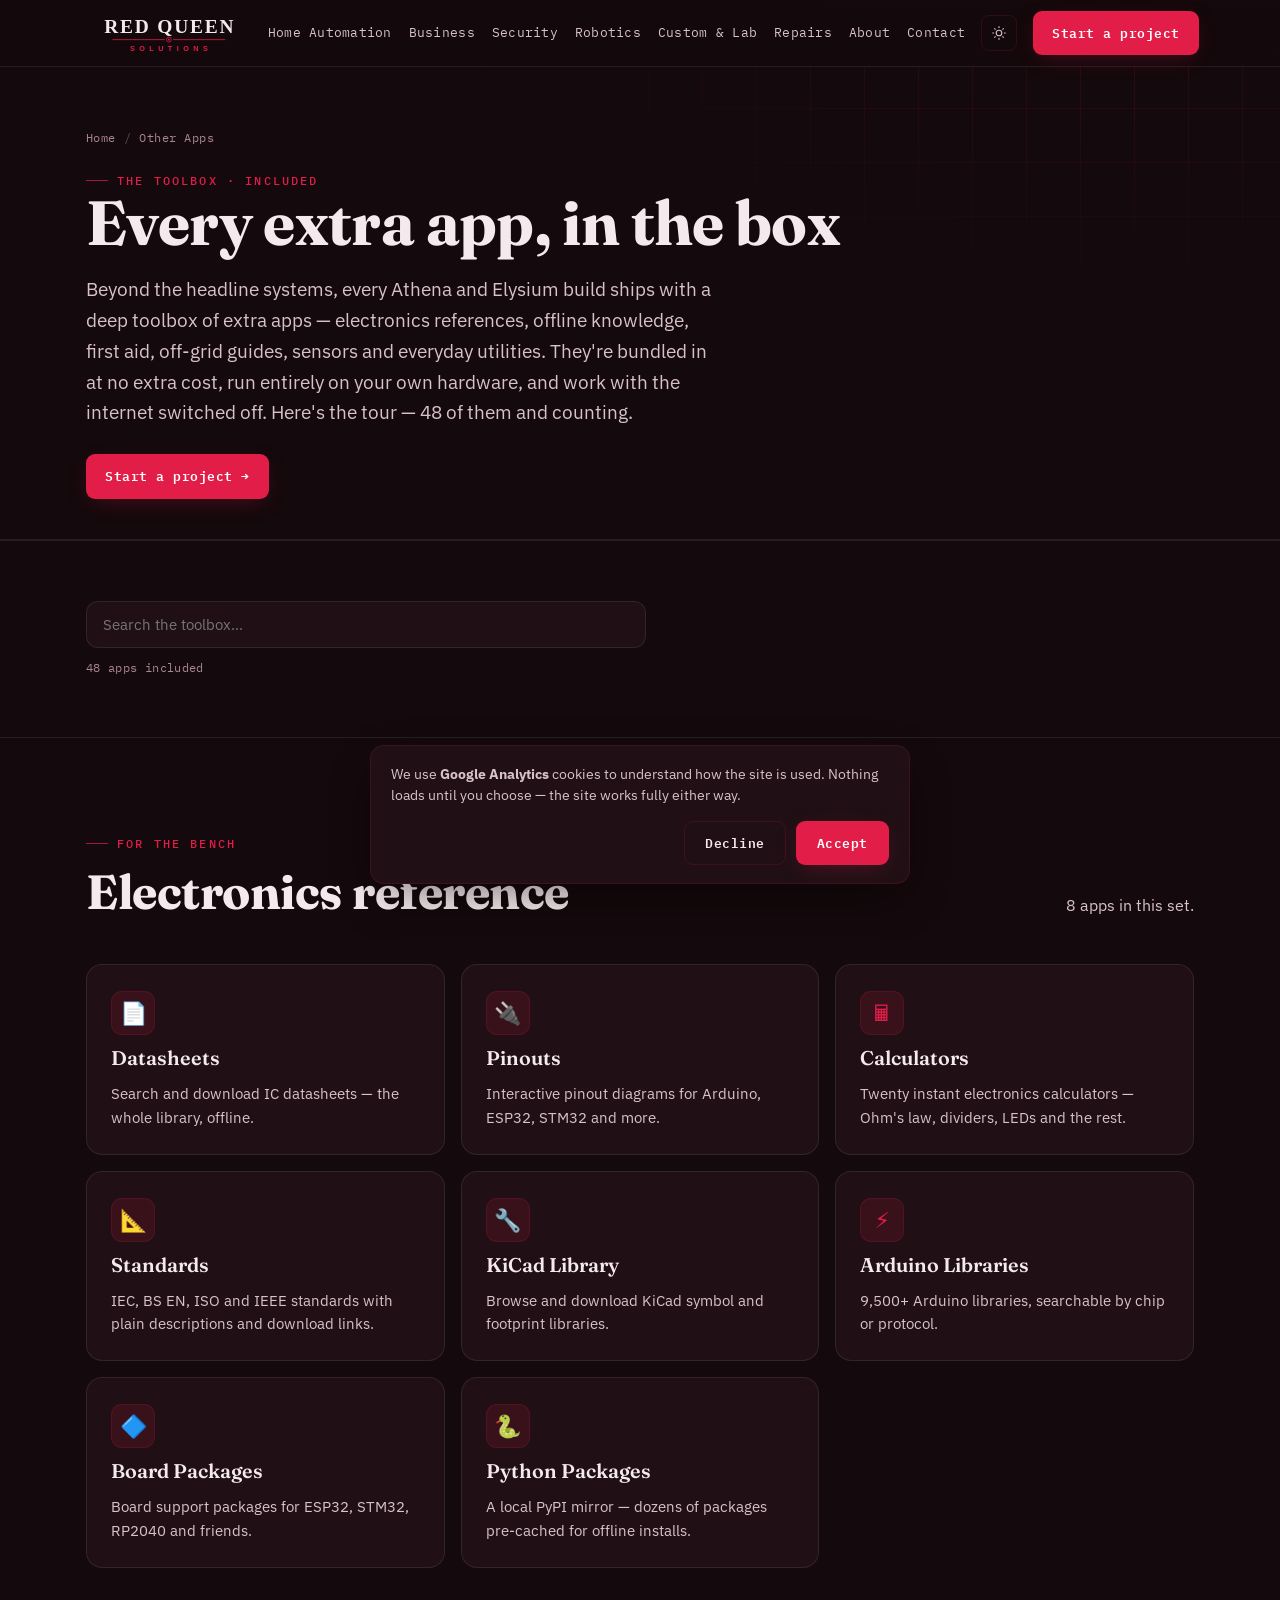
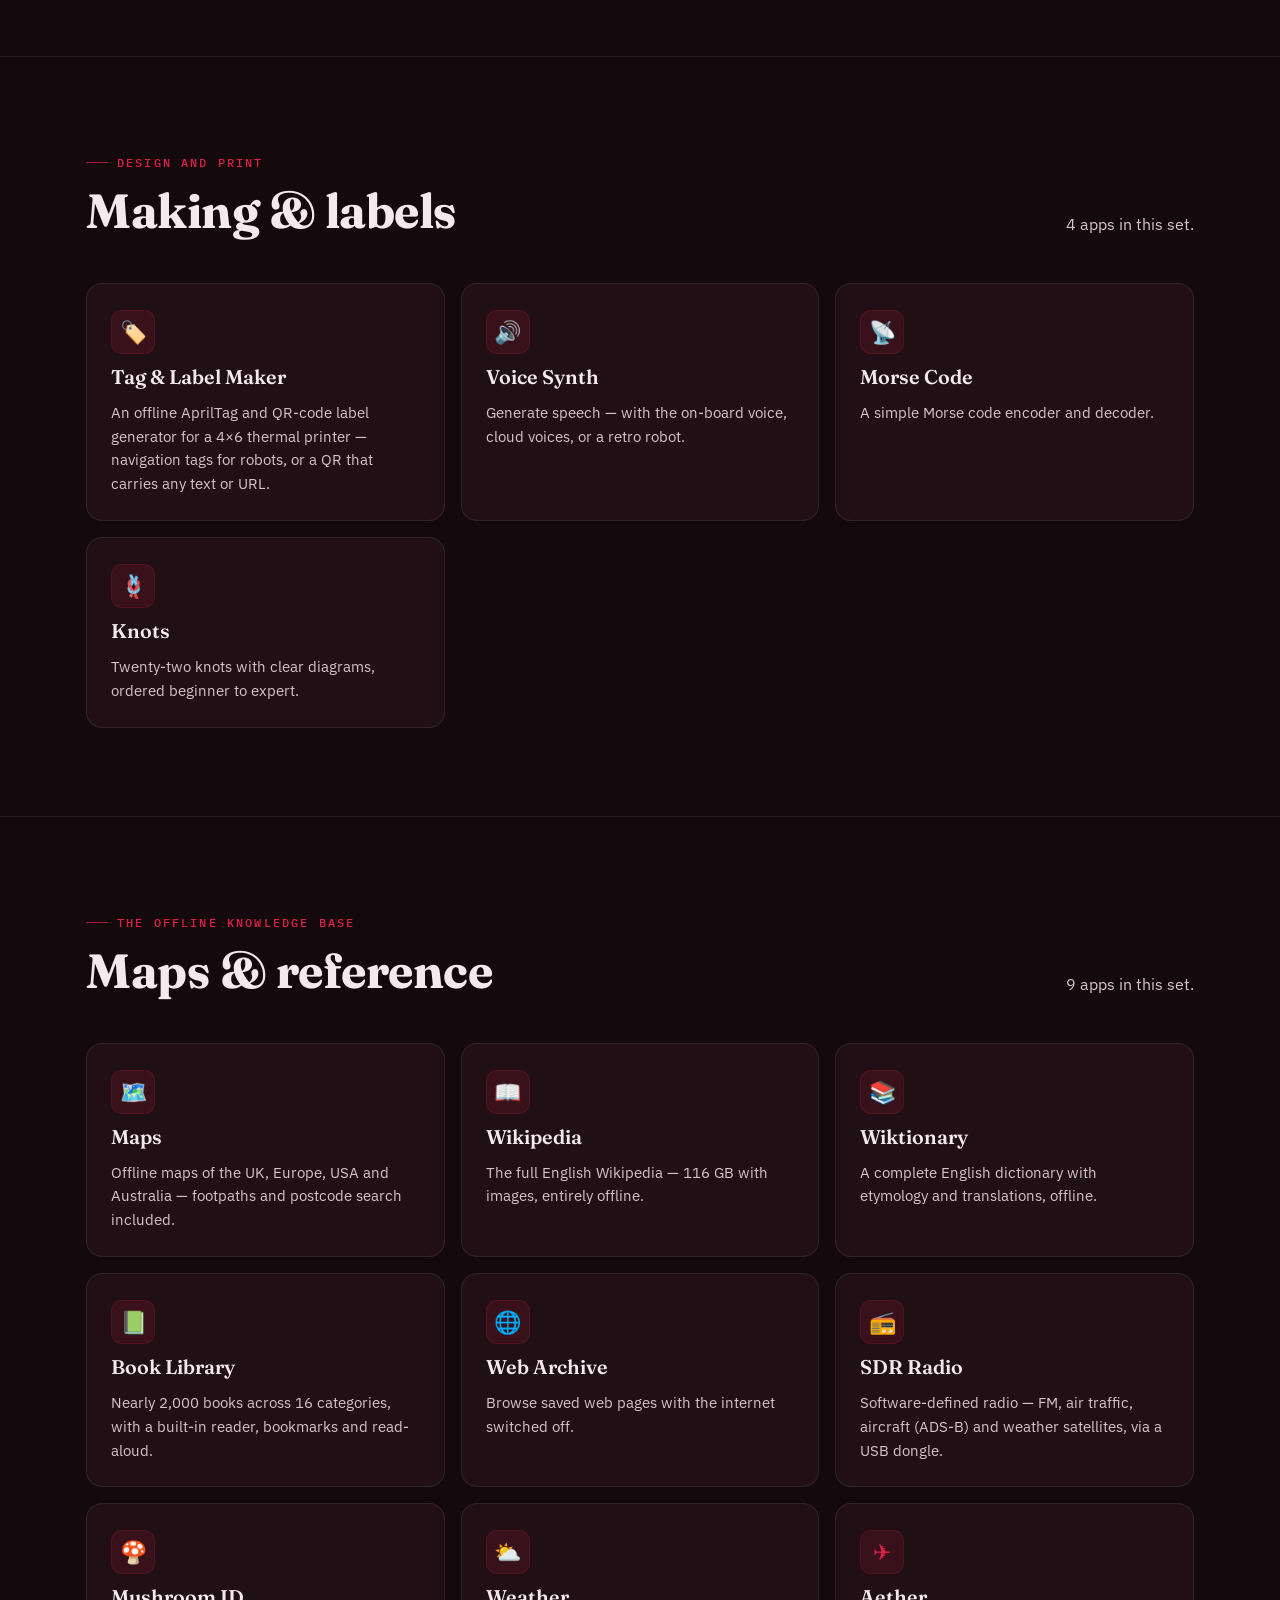
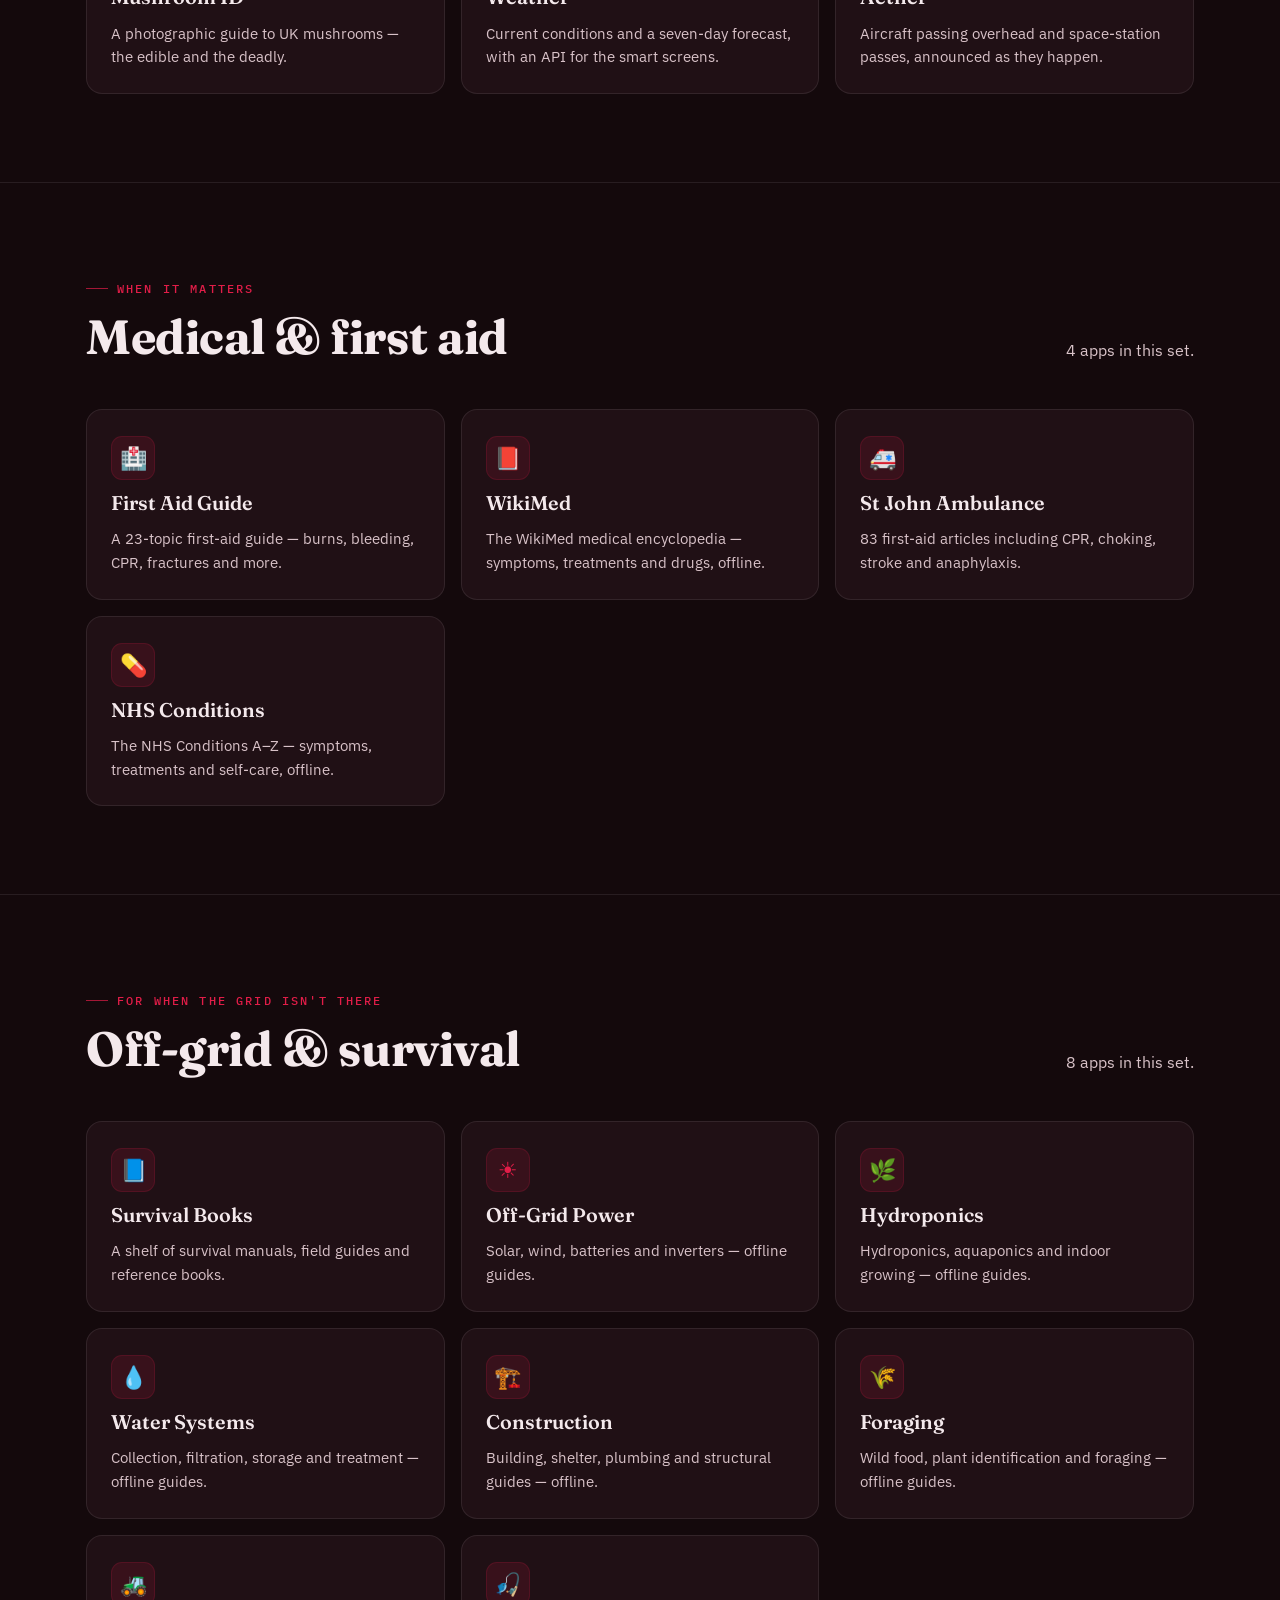
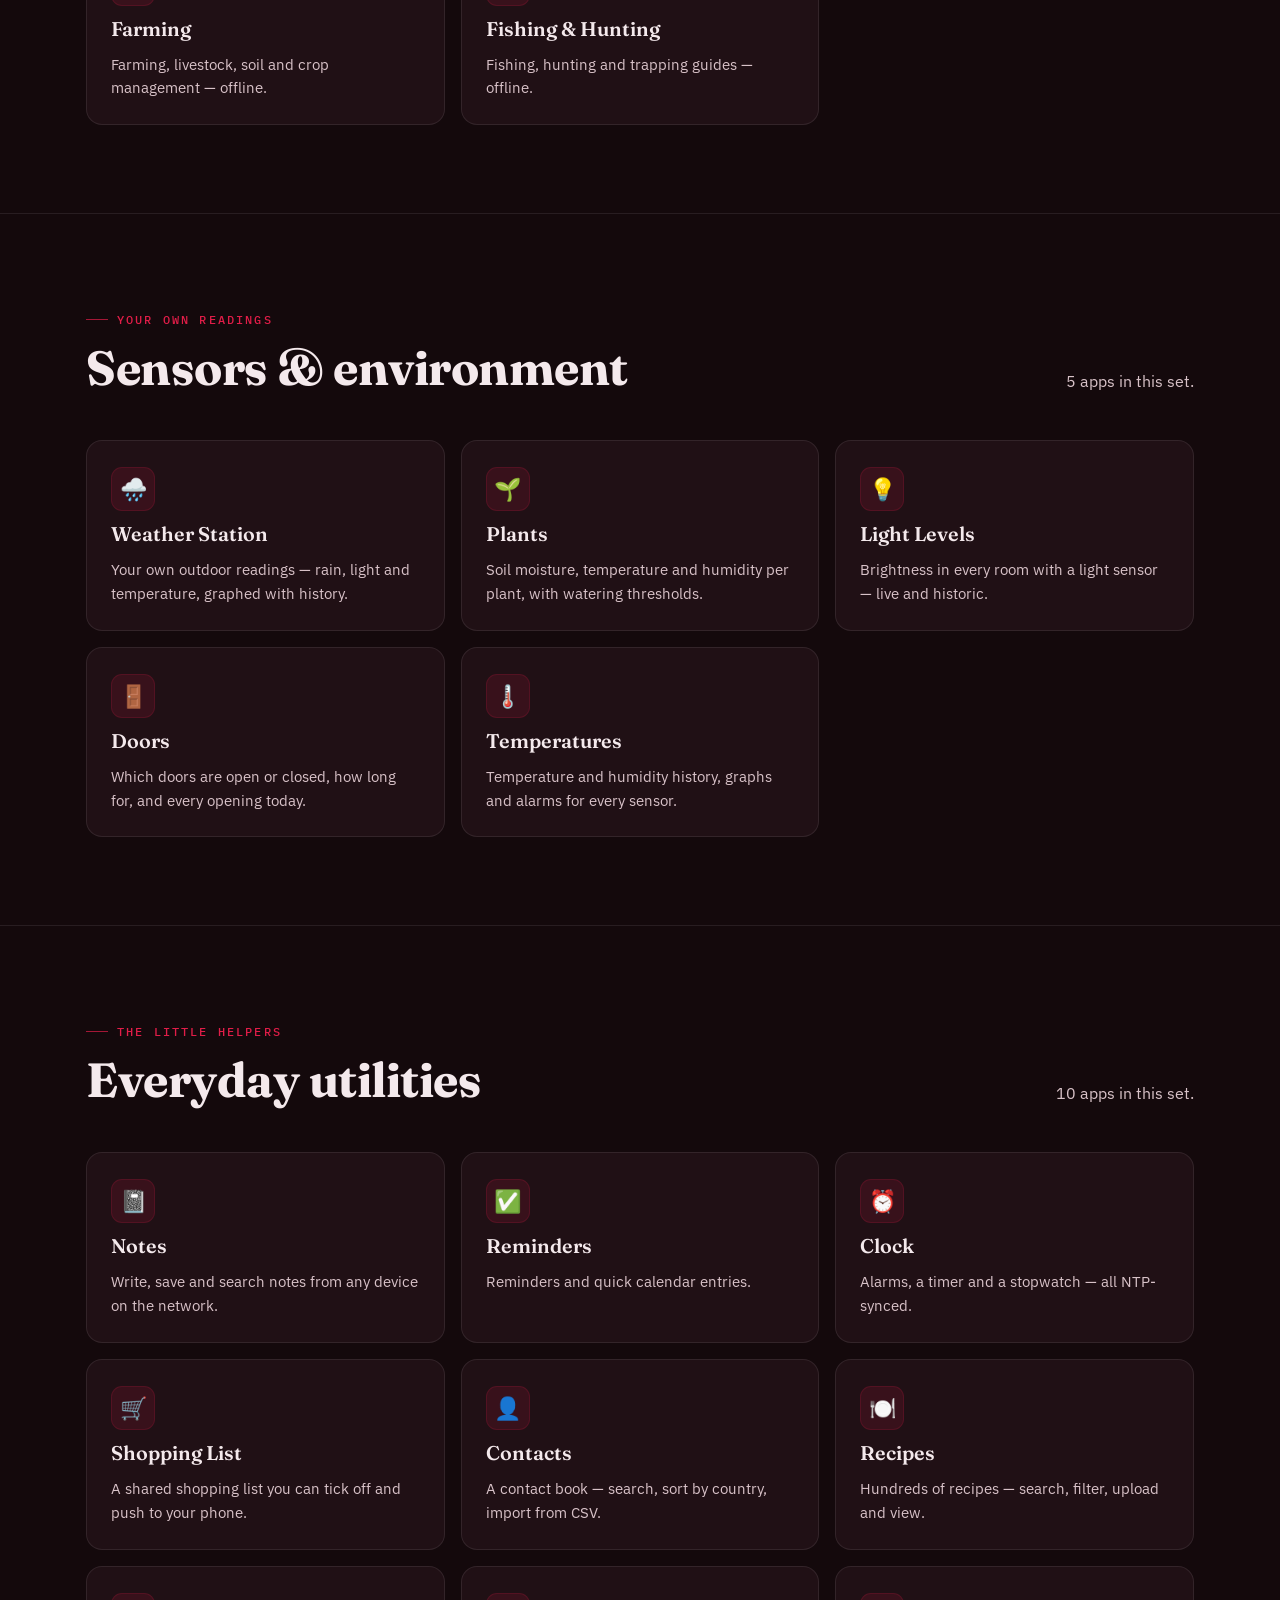
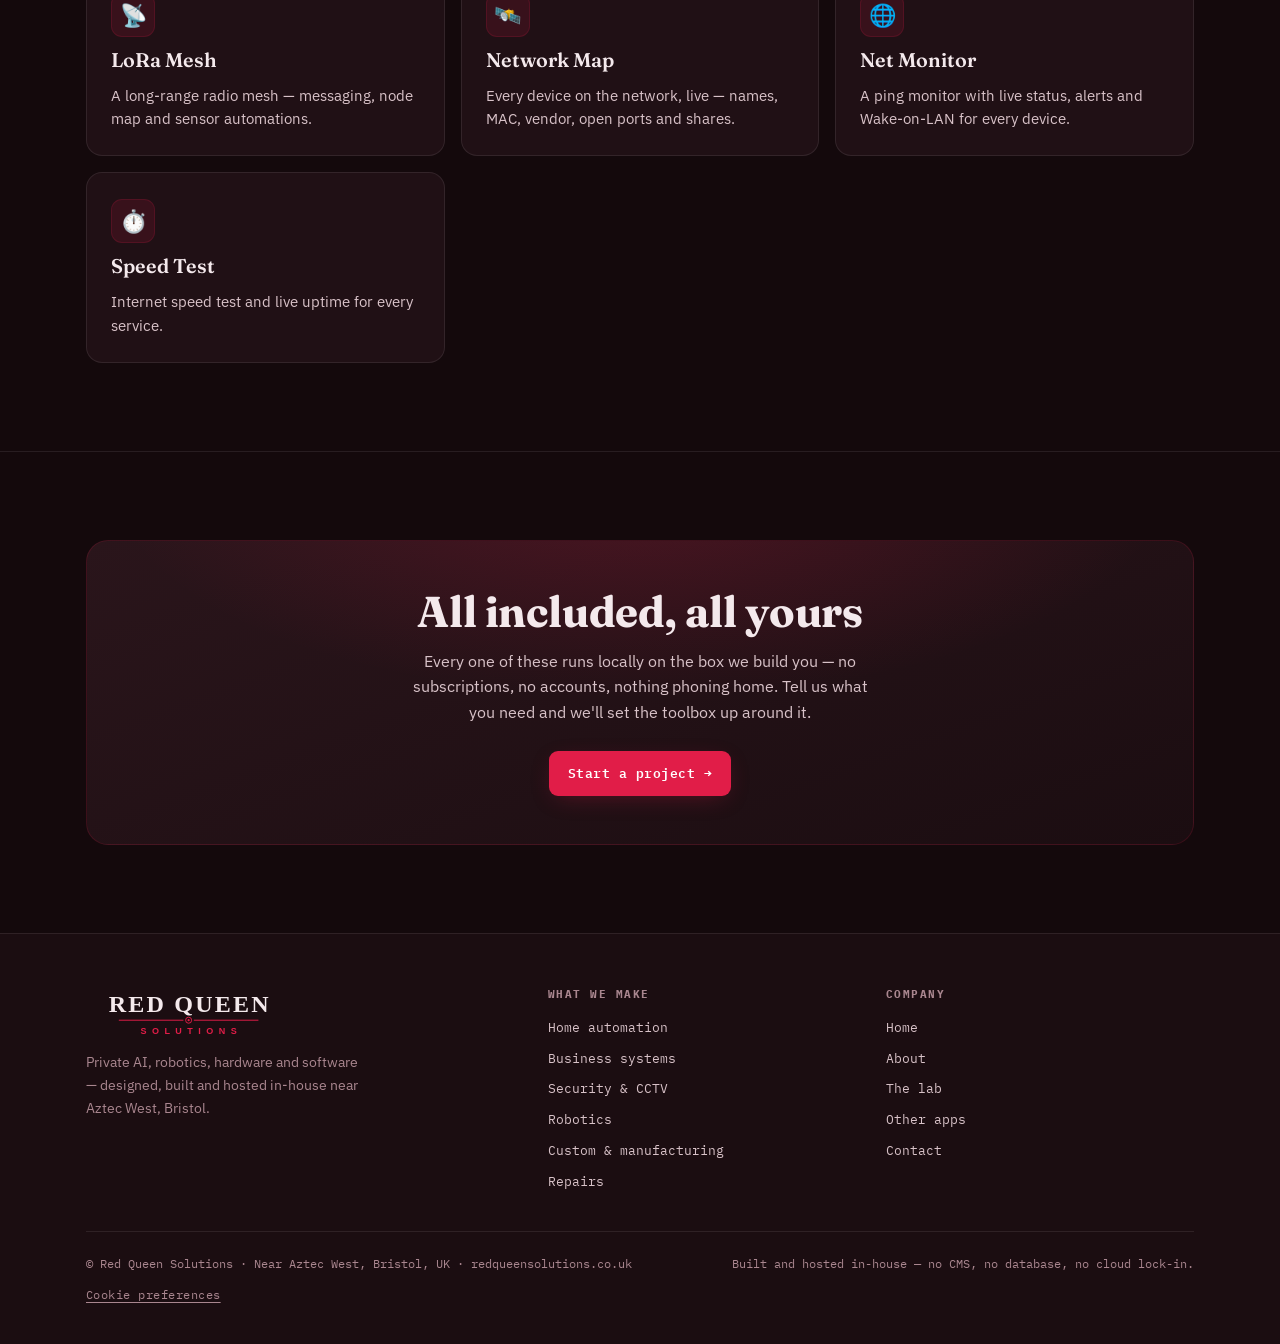
<file: apps.html>
<!doctype html>
<html lang="en-GB">
<head>
<meta charset="utf-8">
<meta name="viewport" content="width=device-width,initial-scale=1">
<title>Other Apps — Red Queen Solutions</title>
<meta name="description" content="The bundled toolbox that ships with every Athena and Elysium build — electronics references, offline knowledge, first aid, off-grid guides, sensors and everyday utilities, all local.">
<meta property="og:type" content="website">
<meta property="og:site_name" content="Red Queen Solutions">
<meta property="og:title" content="Other Apps — Red Queen Solutions">
<meta property="og:description" content="The bundled toolbox that ships with every Athena and Elysium build — electronics references, offline knowledge, first aid, off-grid guides, sensors and everyday utilities, all local.">
<meta property="og:url" content="https://redqueensolutions.co.uk/apps.html">
<meta property="og:image" content="https://redqueensolutions.co.uk/assets/RedQueenSolutions_colour.png">
<meta name="twitter:card" content="summary_large_image">
<link rel="icon" href="assets/favicon.svg">
<link rel="apple-touch-icon" href="assets/RedQueenSolutions_colour.png">
<meta name="theme-color" content="#e11d48">
<meta property="og:locale" content="en_GB">
<meta name="robots" content="index,follow,max-image-preview:large,max-snippet:-1">
<link rel="canonical" href="https://redqueensolutions.co.uk/apps.html">
<link rel="preconnect" href="https://fonts.googleapis.com">
<link rel="preconnect" href="https://fonts.gstatic.com" crossorigin>
<link rel="stylesheet" href="https://fonts.googleapis.com/css2?family=Fraunces:opsz,wght@9..144,500;9..144,600;9..144,700&family=IBM+Plex+Mono:wght@400;500;600&family=IBM+Plex+Sans:wght@400;500;600;700&display=swap">
<link rel="stylesheet" href="css/style.css?v=250929a">
<script type="application/ld+json">{"@context":"https://schema.org","@graph":[{"@type":"BreadcrumbList","itemListElement":[{"@type":"ListItem","position":1,"name":"Home","item":"https://redqueensolutions.co.uk/"},{"@type":"ListItem","position":2,"name":"Other Apps","item":"https://redqueensolutions.co.uk/apps.html"}]},{"@type":"CollectionPage","name":"Other Apps","url":"https://redqueensolutions.co.uk/apps.html","inLanguage":"en-GB","isPartOf":{"@type":"WebSite","url":"https://redqueensolutions.co.uk/"}}]}</script>
<script>(function(){try{var r=document.documentElement;r.setAttribute('data-accent','crimson');r.setAttribute('data-mode',localStorage.getItem('rq-mode')||'dark');}catch(e){}})();</script>
</head>
<body>

<header class="nav" id="nav">
  <div class="wrap row">
    <a class="brand" href="index.html" aria-label="Red Queen Solutions — home">
      <svg class="logo" viewBox="0 0 1500 380" role="img" aria-label="Red Queen Solutions">
          <text class="rq" x="758" y="188" text-anchor="middle" font-family="Georgia,'Times New Roman',serif" font-weight="bold" font-size="176" letter-spacing="16">RED QUEEN</text>
          <line class="acc-stroke" x1="240" y1="250" x2="712" y2="250" stroke-width="7"/>
          <line class="acc-stroke" x1="788" y1="250" x2="1260" y2="250" stroke-width="7"/>
          <circle class="acc-stroke" cx="750" cy="250" r="22" stroke-width="7"/>
          <circle class="acc-fill" cx="750" cy="250" r="8"/>
          <text class="acc-fill" x="770" y="352" text-anchor="middle" font-family="Arial,Helvetica,sans-serif" font-weight="bold" font-size="66" letter-spacing="40">SOLUTIONS</text>
        </svg>
    </a>
    <button class="nav-burger" id="burger" type="button" aria-label="Menu" aria-expanded="false"><svg viewBox="0 0 24 24" fill="none" stroke="currentColor" stroke-width="2"><path d="M4 7h16M4 12h16M4 17h16"/></svg></button>
    <nav id="menu">
      <a href="home-automation.html">Home&nbsp;Automation</a>
      <a href="business.html">Business</a>
      <a href="security.html">Security</a>
      <a href="robotics.html">Robotics</a>
      <a href="make.html">Custom&nbsp;&amp;&nbsp;Lab</a>
      <a href="repairs.html">Repairs</a>
      <a href="about.html">About</a>
      <a href="contact.html">Contact</a>
    </nav>
    <div class="theme-ctl">
      <button class="tbtn icon" id="modeBtn" type="button" title="Light / dark" aria-label="Toggle light or dark"></button>
    </div>
    <a class="btn btn-primary" href="contact.html">Start a project</a>
  </div>
</header>

<main>
<section class="page-hero"><div class="wrap">
  <div class="crumb"><a href="index.html">Home</a><span>/</span>Other Apps</div>
  <span class="eyebrow">The toolbox · included</span>
  <h1>Every extra app, in the box</h1>
  <p class="intro">Beyond the headline systems, every Athena and Elysium build ships with a deep toolbox of extra apps — electronics references, offline knowledge, first aid, off-grid guides, sensors and everyday utilities. They're bundled in at no extra cost, run entirely on your own hardware, and work with the internet switched off. Here's the tour — 48 of them and counting.</p>
  <div class="hero-cta"><a class="btn btn-primary" href="contact.html">Start a project →</a></div>
</div></section>

<section class="band tight"><div class="wrap">
  <input id="appsearch" type="search" placeholder="Search the toolbox…" autocomplete="off" aria-label="Search apps">
  <p class="muted" id="appcount" style="margin-top:10px;font-family:var(--mono);font-size:12px;letter-spacing:.03em"></p>
</div></section>

<section class="band"><div class="wrap">
  <div class="band-head"><div><span class="eyebrow">for the bench</span><h2>Electronics reference</h2></div><p class="lead">8 apps in this set.</p></div>
  <div class="grid">
    <article class="card"><div class="ic emoji">📄</div><h3>Datasheets</h3><p>Search and download IC datasheets — the whole library, offline.</p></article>
    <article class="card"><div class="ic emoji">🔌</div><h3>Pinouts</h3><p>Interactive pinout diagrams for Arduino, ESP32, STM32 and more.</p></article>
    <article class="card"><div class="ic emoji">🖩</div><h3>Calculators</h3><p>Twenty instant electronics calculators — Ohm's law, dividers, LEDs and the rest.</p></article>
    <article class="card"><div class="ic emoji">📐</div><h3>Standards</h3><p>IEC, BS EN, ISO and IEEE standards with plain descriptions and download links.</p></article>
    <article class="card"><div class="ic emoji">🔧</div><h3>KiCad Library</h3><p>Browse and download KiCad symbol and footprint libraries.</p></article>
    <article class="card"><div class="ic emoji">⚡</div><h3>Arduino Libraries</h3><p>9,500+ Arduino libraries, searchable by chip or protocol.</p></article>
    <article class="card"><div class="ic emoji">🔷</div><h3>Board Packages</h3><p>Board support packages for ESP32, STM32, RP2040 and friends.</p></article>
    <article class="card"><div class="ic emoji">🐍</div><h3>Python Packages</h3><p>A local PyPI mirror — dozens of packages pre-cached for offline installs.</p></article>
  </div>
</div></section>

<section class="band"><div class="wrap">
  <div class="band-head"><div><span class="eyebrow">design and print</span><h2>Making &amp; labels</h2></div><p class="lead">4 apps in this set.</p></div>
  <div class="grid">
    <article class="card"><div class="ic emoji">🏷️</div><h3>Tag &amp; Label Maker</h3><p>An offline AprilTag and QR-code label generator for a 4×6 thermal printer — navigation tags for robots, or a QR that carries any text or URL.</p></article>
    <article class="card"><div class="ic emoji">🔊</div><h3>Voice Synth</h3><p>Generate speech — with the on-board voice, cloud voices, or a retro robot.</p></article>
    <article class="card"><div class="ic emoji">📡</div><h3>Morse Code</h3><p>A simple Morse code encoder and decoder.</p></article>
    <article class="card"><div class="ic emoji">🪢</div><h3>Knots</h3><p>Twenty-two knots with clear diagrams, ordered beginner to expert.</p></article>
  </div>
</div></section>

<section class="band"><div class="wrap">
  <div class="band-head"><div><span class="eyebrow">the offline knowledge base</span><h2>Maps &amp; reference</h2></div><p class="lead">9 apps in this set.</p></div>
  <div class="grid">
    <article class="card"><div class="ic emoji">🗺️</div><h3>Maps</h3><p>Offline maps of the UK, Europe, USA and Australia — footpaths and postcode search included.</p></article>
    <article class="card"><div class="ic emoji">📖</div><h3>Wikipedia</h3><p>The full English Wikipedia — 116 GB with images, entirely offline.</p></article>
    <article class="card"><div class="ic emoji">📚</div><h3>Wiktionary</h3><p>A complete English dictionary with etymology and translations, offline.</p></article>
    <article class="card"><div class="ic emoji">📗</div><h3>Book Library</h3><p>Nearly 2,000 books across 16 categories, with a built-in reader, bookmarks and read-aloud.</p></article>
    <article class="card"><div class="ic emoji">🌐</div><h3>Web Archive</h3><p>Browse saved web pages with the internet switched off.</p></article>
    <article class="card"><div class="ic emoji">📻</div><h3>SDR Radio</h3><p>Software-defined radio — FM, air traffic, aircraft (ADS-B) and weather satellites, via a USB dongle.</p></article>
    <article class="card"><div class="ic emoji">🍄</div><h3>Mushroom ID</h3><p>A photographic guide to UK mushrooms — the edible and the deadly.</p></article>
    <article class="card"><div class="ic emoji">⛅</div><h3>Weather</h3><p>Current conditions and a seven-day forecast, with an API for the smart screens.</p></article>
    <article class="card"><div class="ic emoji">✈️</div><h3>Aether</h3><p>Aircraft passing overhead and space-station passes, announced as they happen.</p></article>
  </div>
</div></section>

<section class="band"><div class="wrap">
  <div class="band-head"><div><span class="eyebrow">when it matters</span><h2>Medical &amp; first aid</h2></div><p class="lead">4 apps in this set.</p></div>
  <div class="grid">
    <article class="card"><div class="ic emoji">🏥</div><h3>First Aid Guide</h3><p>A 23-topic first-aid guide — burns, bleeding, CPR, fractures and more.</p></article>
    <article class="card"><div class="ic emoji">📕</div><h3>WikiMed</h3><p>The WikiMed medical encyclopedia — symptoms, treatments and drugs, offline.</p></article>
    <article class="card"><div class="ic emoji">🚑</div><h3>St John Ambulance</h3><p>83 first-aid articles including CPR, choking, stroke and anaphylaxis.</p></article>
    <article class="card"><div class="ic emoji">💊</div><h3>NHS Conditions</h3><p>The NHS Conditions A–Z — symptoms, treatments and self-care, offline.</p></article>
  </div>
</div></section>

<section class="band"><div class="wrap">
  <div class="band-head"><div><span class="eyebrow">for when the grid isn't there</span><h2>Off-grid &amp; survival</h2></div><p class="lead">8 apps in this set.</p></div>
  <div class="grid">
    <article class="card"><div class="ic emoji">📘</div><h3>Survival Books</h3><p>A shelf of survival manuals, field guides and reference books.</p></article>
    <article class="card"><div class="ic emoji">☀️</div><h3>Off-Grid Power</h3><p>Solar, wind, batteries and inverters — offline guides.</p></article>
    <article class="card"><div class="ic emoji">🌿</div><h3>Hydroponics</h3><p>Hydroponics, aquaponics and indoor growing — offline guides.</p></article>
    <article class="card"><div class="ic emoji">💧</div><h3>Water Systems</h3><p>Collection, filtration, storage and treatment — offline guides.</p></article>
    <article class="card"><div class="ic emoji">🏗️</div><h3>Construction</h3><p>Building, shelter, plumbing and structural guides — offline.</p></article>
    <article class="card"><div class="ic emoji">🌾</div><h3>Foraging</h3><p>Wild food, plant identification and foraging — offline guides.</p></article>
    <article class="card"><div class="ic emoji">🚜</div><h3>Farming</h3><p>Farming, livestock, soil and crop management — offline.</p></article>
    <article class="card"><div class="ic emoji">🎣</div><h3>Fishing &amp; Hunting</h3><p>Fishing, hunting and trapping guides — offline.</p></article>
  </div>
</div></section>

<section class="band"><div class="wrap">
  <div class="band-head"><div><span class="eyebrow">your own readings</span><h2>Sensors &amp; environment</h2></div><p class="lead">5 apps in this set.</p></div>
  <div class="grid">
    <article class="card"><div class="ic emoji">🌧️</div><h3>Weather Station</h3><p>Your own outdoor readings — rain, light and temperature, graphed with history.</p></article>
    <article class="card"><div class="ic emoji">🌱</div><h3>Plants</h3><p>Soil moisture, temperature and humidity per plant, with watering thresholds.</p></article>
    <article class="card"><div class="ic emoji">💡</div><h3>Light Levels</h3><p>Brightness in every room with a light sensor — live and historic.</p></article>
    <article class="card"><div class="ic emoji">🚪</div><h3>Doors</h3><p>Which doors are open or closed, how long for, and every opening today.</p></article>
    <article class="card"><div class="ic emoji">🌡️</div><h3>Temperatures</h3><p>Temperature and humidity history, graphs and alarms for every sensor.</p></article>
  </div>
</div></section>

<section class="band"><div class="wrap">
  <div class="band-head"><div><span class="eyebrow">the little helpers</span><h2>Everyday utilities</h2></div><p class="lead">10 apps in this set.</p></div>
  <div class="grid">
    <article class="card"><div class="ic emoji">📓</div><h3>Notes</h3><p>Write, save and search notes from any device on the network.</p></article>
    <article class="card"><div class="ic emoji">✅</div><h3>Reminders</h3><p>Reminders and quick calendar entries.</p></article>
    <article class="card"><div class="ic emoji">⏰</div><h3>Clock</h3><p>Alarms, a timer and a stopwatch — all NTP-synced.</p></article>
    <article class="card"><div class="ic emoji">🛒</div><h3>Shopping List</h3><p>A shared shopping list you can tick off and push to your phone.</p></article>
    <article class="card"><div class="ic emoji">👤</div><h3>Contacts</h3><p>A contact book — search, sort by country, import from CSV.</p></article>
    <article class="card"><div class="ic emoji">🍽️</div><h3>Recipes</h3><p>Hundreds of recipes — search, filter, upload and view.</p></article>
    <article class="card"><div class="ic emoji">📡</div><h3>LoRa Mesh</h3><p>A long-range radio mesh — messaging, node map and sensor automations.</p></article>
    <article class="card"><div class="ic emoji">🛰️</div><h3>Network Map</h3><p>Every device on the network, live — names, MAC, vendor, open ports and shares.</p></article>
    <article class="card"><div class="ic emoji">🌐</div><h3>Net Monitor</h3><p>A ping monitor with live status, alerts and Wake-on-LAN for every device.</p></article>
    <article class="card"><div class="ic emoji">⏱️</div><h3>Speed Test</h3><p>Internet speed test and live uptime for every service.</p></article>
  </div>
</div></section>

<section class="band"><div class="wrap"><div class="cta">
  <h2>All included, all yours</h2>
  <p>Every one of these runs locally on the box we build you — no subscriptions, no accounts, nothing phoning home. Tell us what you need and we'll set the toolbox up around it.</p>
  <a class="btn btn-primary" href="contact.html">Start a project →</a>
</div></div></section>
</main>

<footer>
  <div class="wrap">
    <div class="foot">
      <div>
        <a class="brand" href="index.html" aria-label="Red Queen Solutions — home">
          <svg class="logo" viewBox="0 0 1500 380" role="img" aria-label="Red Queen Solutions">
          <text class="rq" x="758" y="188" text-anchor="middle" font-family="Georgia,'Times New Roman',serif" font-weight="bold" font-size="176" letter-spacing="16">RED QUEEN</text>
          <line class="acc-stroke" x1="240" y1="250" x2="712" y2="250" stroke-width="7"/>
          <line class="acc-stroke" x1="788" y1="250" x2="1260" y2="250" stroke-width="7"/>
          <circle class="acc-stroke" cx="750" cy="250" r="22" stroke-width="7"/>
          <circle class="acc-fill" cx="750" cy="250" r="8"/>
          <text class="acc-fill" x="770" y="352" text-anchor="middle" font-family="Arial,Helvetica,sans-serif" font-weight="bold" font-size="66" letter-spacing="40">SOLUTIONS</text>
        </svg>
        </a>
        <p class="about">Private AI, robotics, hardware and software — designed, built and hosted in-house near Aztec West, Bristol.</p>
      </div>
      <div><h5>What we make</h5><div class="foot-col">
        <a href="home-automation.html">Home automation</a>
        <a href="business.html">Business systems</a>
        <a href="security.html">Security &amp; CCTV</a>
        <a href="robotics.html">Robotics</a>
        <a href="make.html">Custom &amp; manufacturing</a>
        <a href="repairs.html">Repairs</a>
      </div></div>
      <div><h5>Company</h5><div class="foot-col">
        <a href="index.html">Home</a>
        <a href="about.html">About</a>
        <a href="make.html#lab">The lab</a>
        <a href="apps.html">Other apps</a>
        <a href="contact.html">Contact</a>
      </div></div>
    </div>
    <div class="foot-meta">
      <span>© Red Queen Solutions · Near Aztec West, Bristol, UK · redqueensolutions.co.uk</span>
      <span>Built and hosted in-house — no CMS, no database, no cloud lock-in.</span>
    </div>
  </div>
</footer>

<script src="js/main.js?v=250929a"></script>
</body>
</html>
</file>
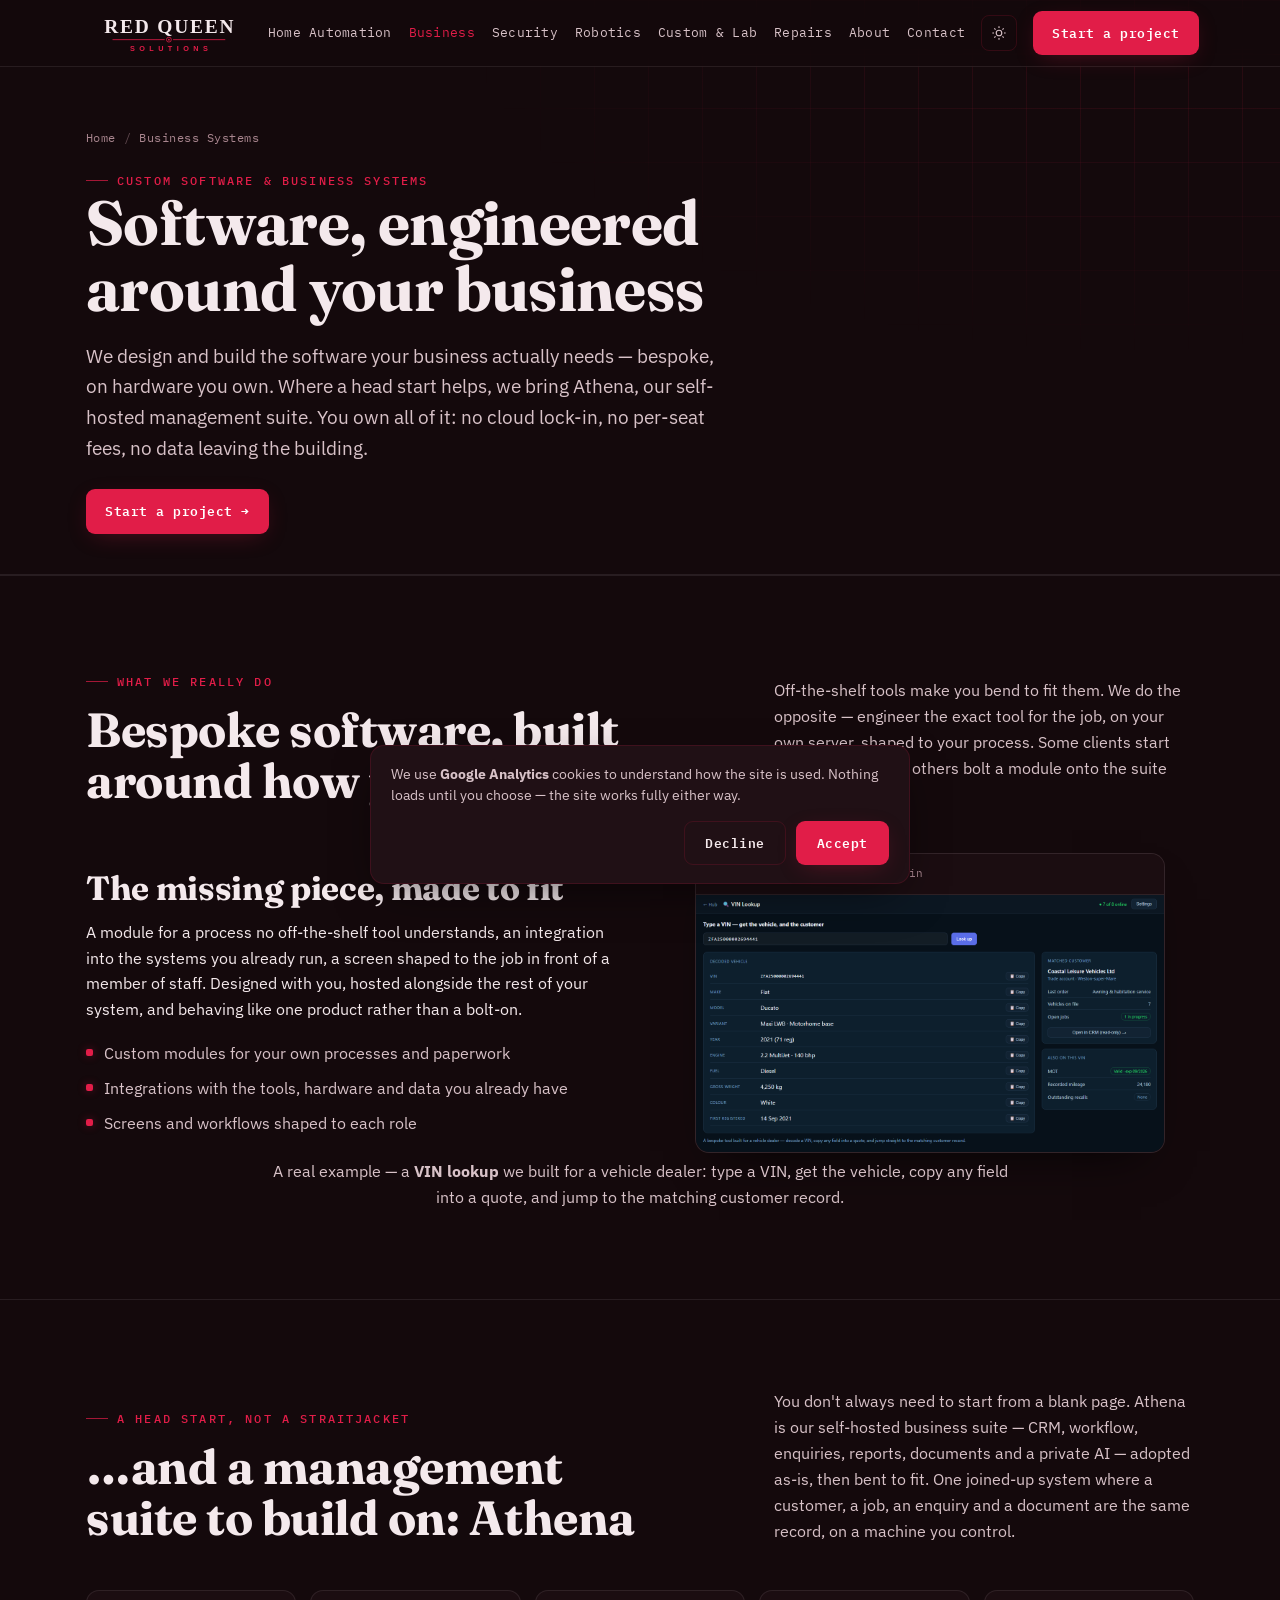
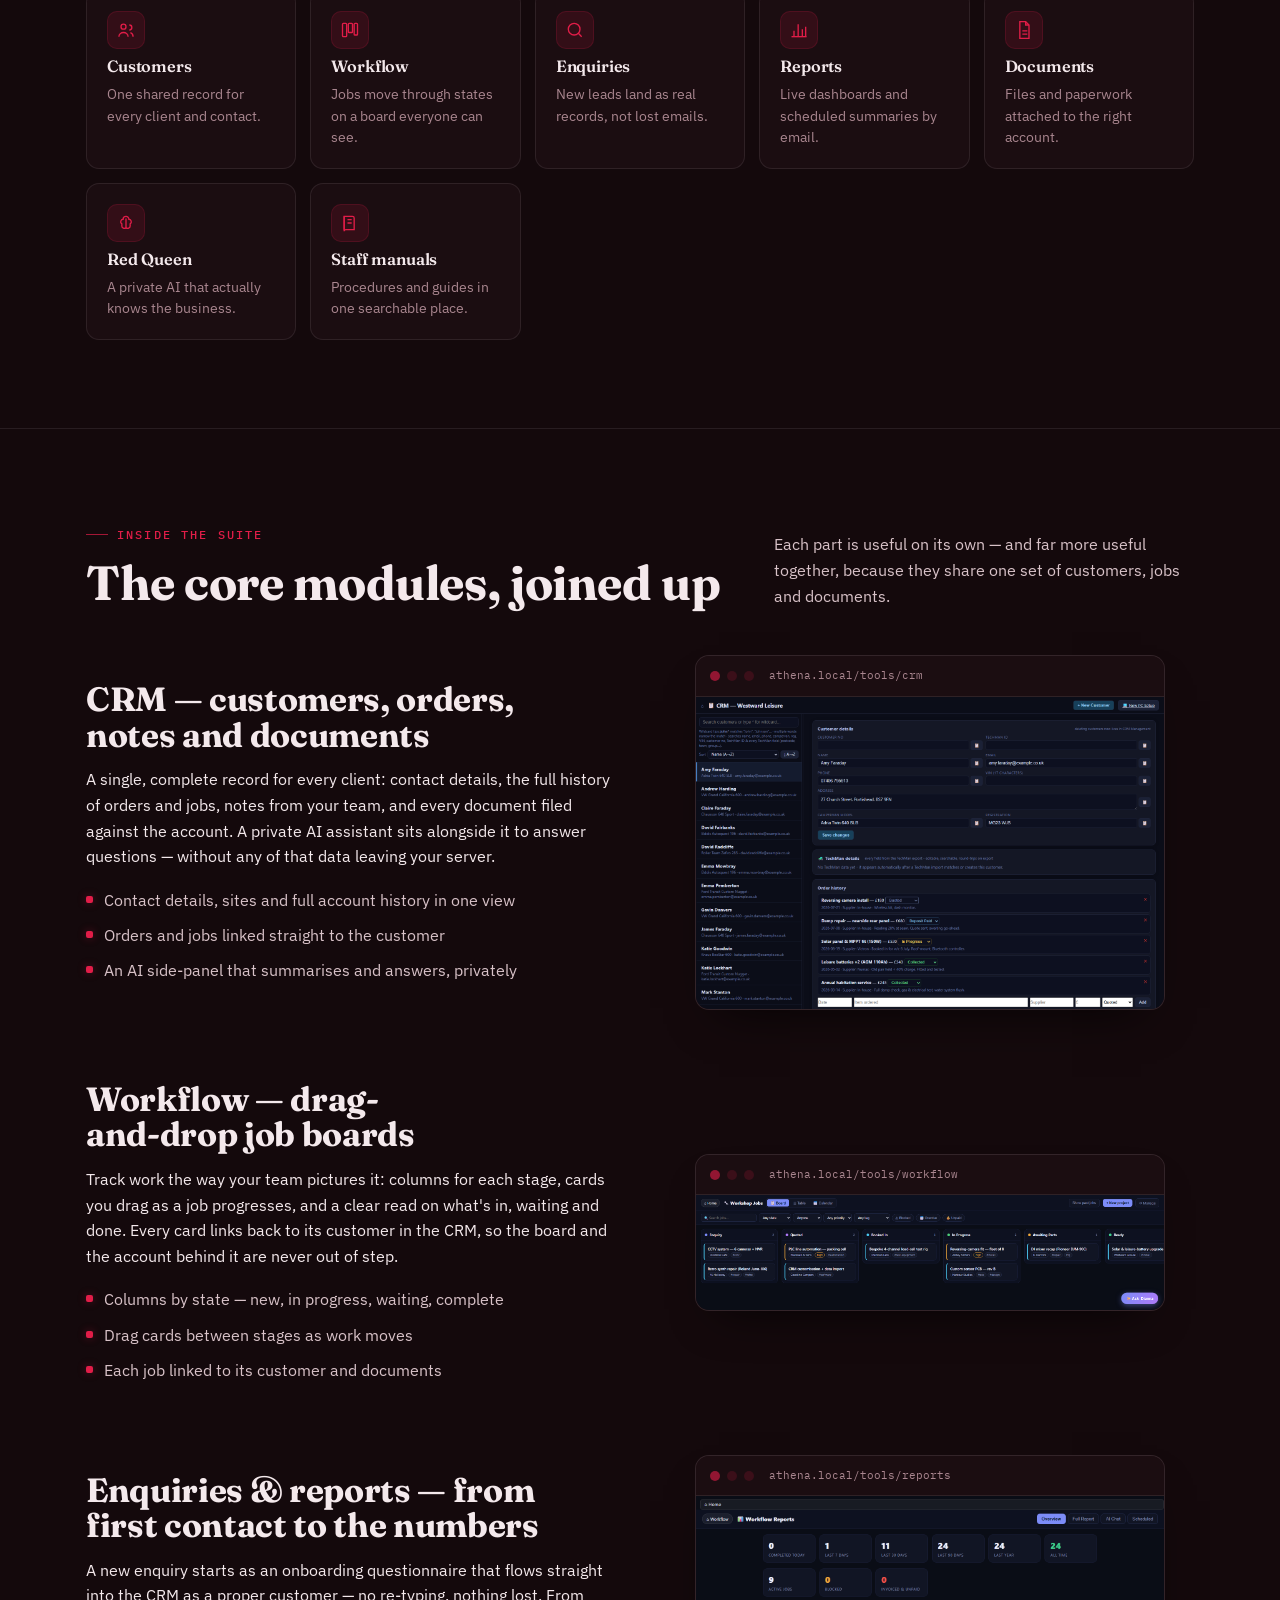
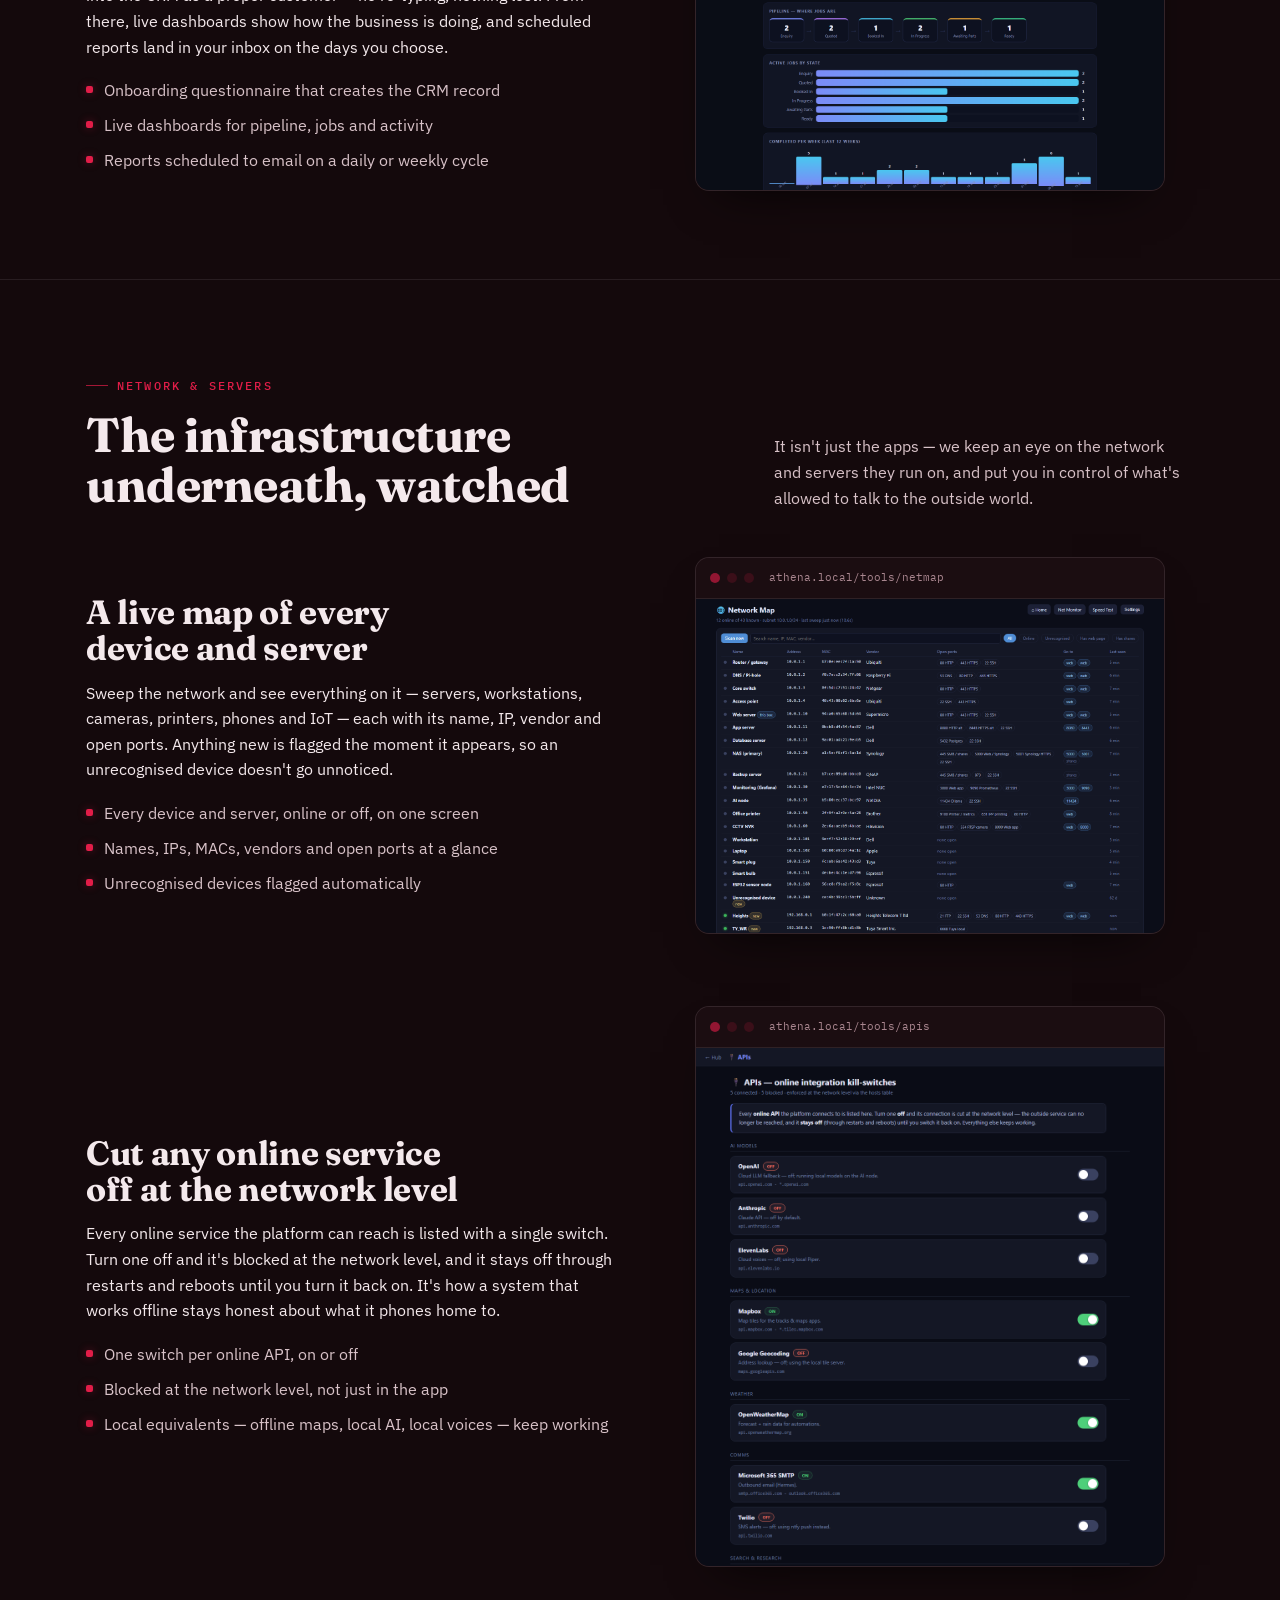
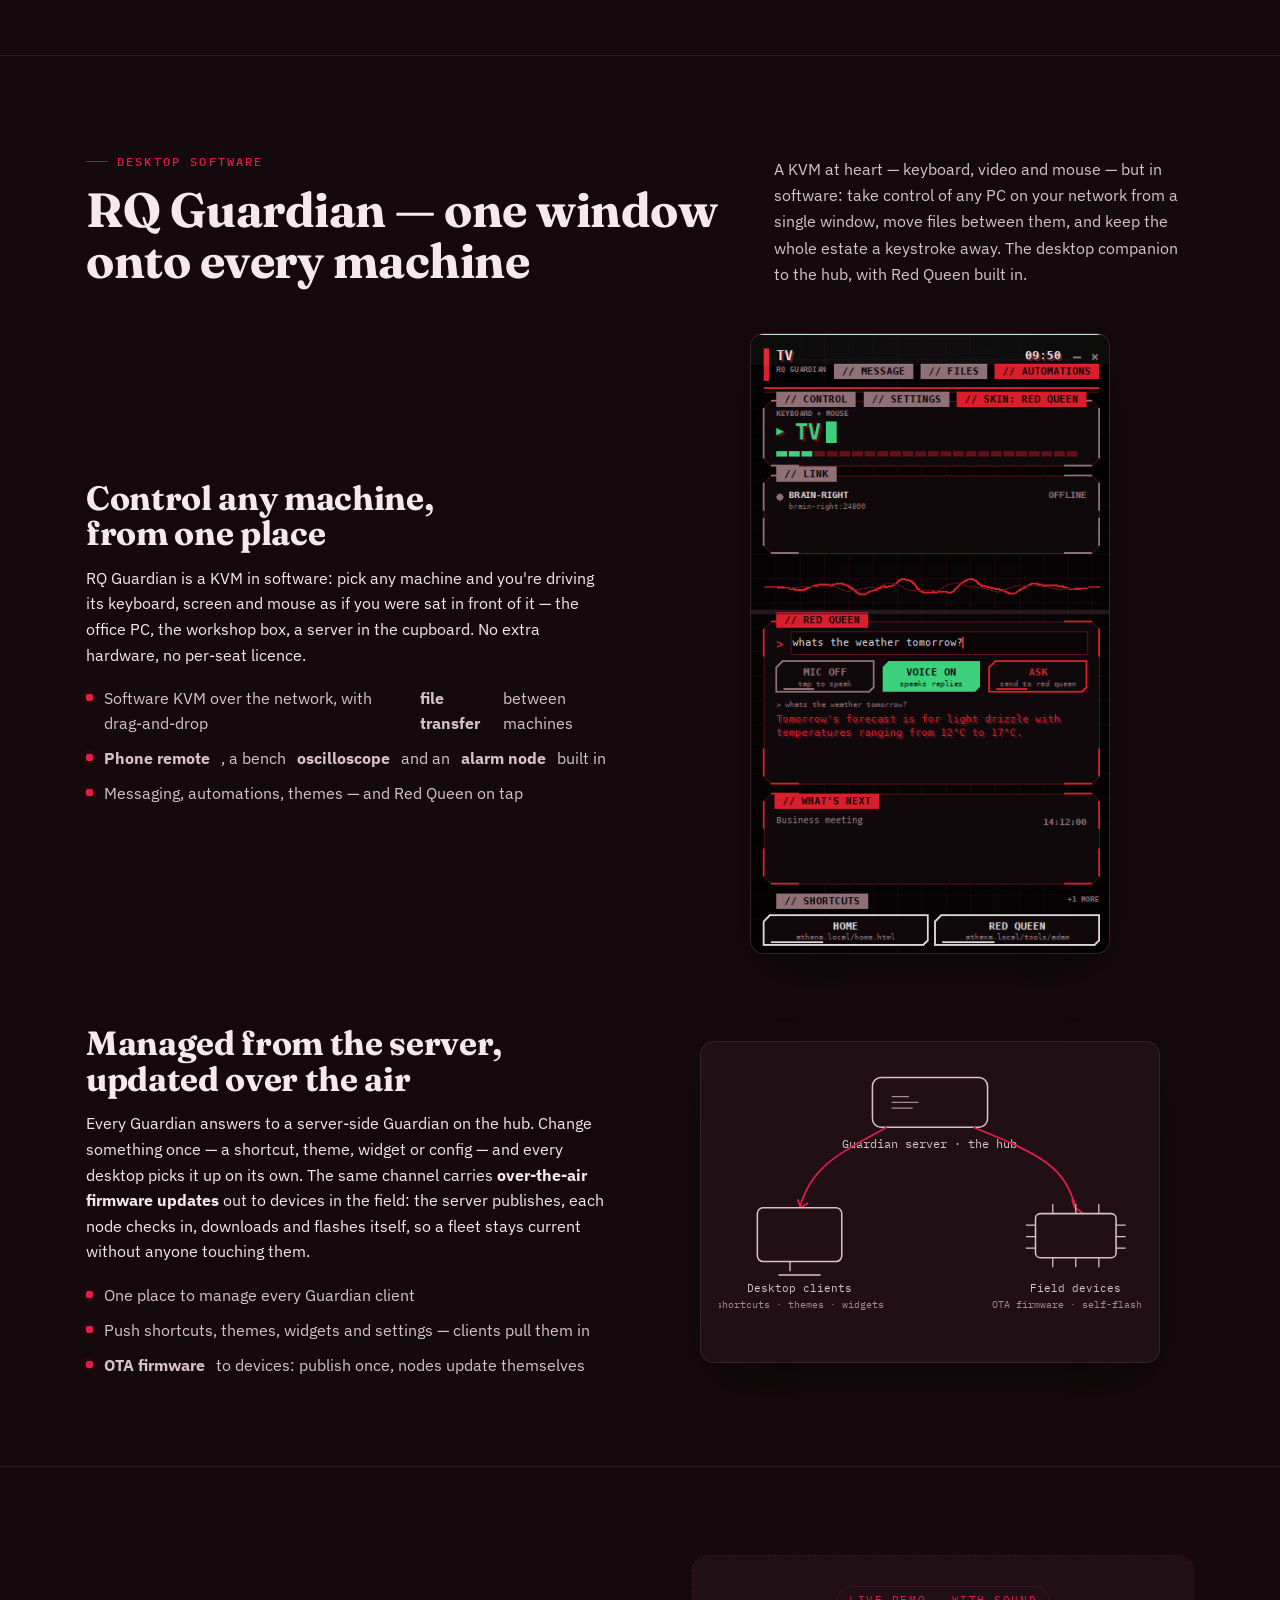
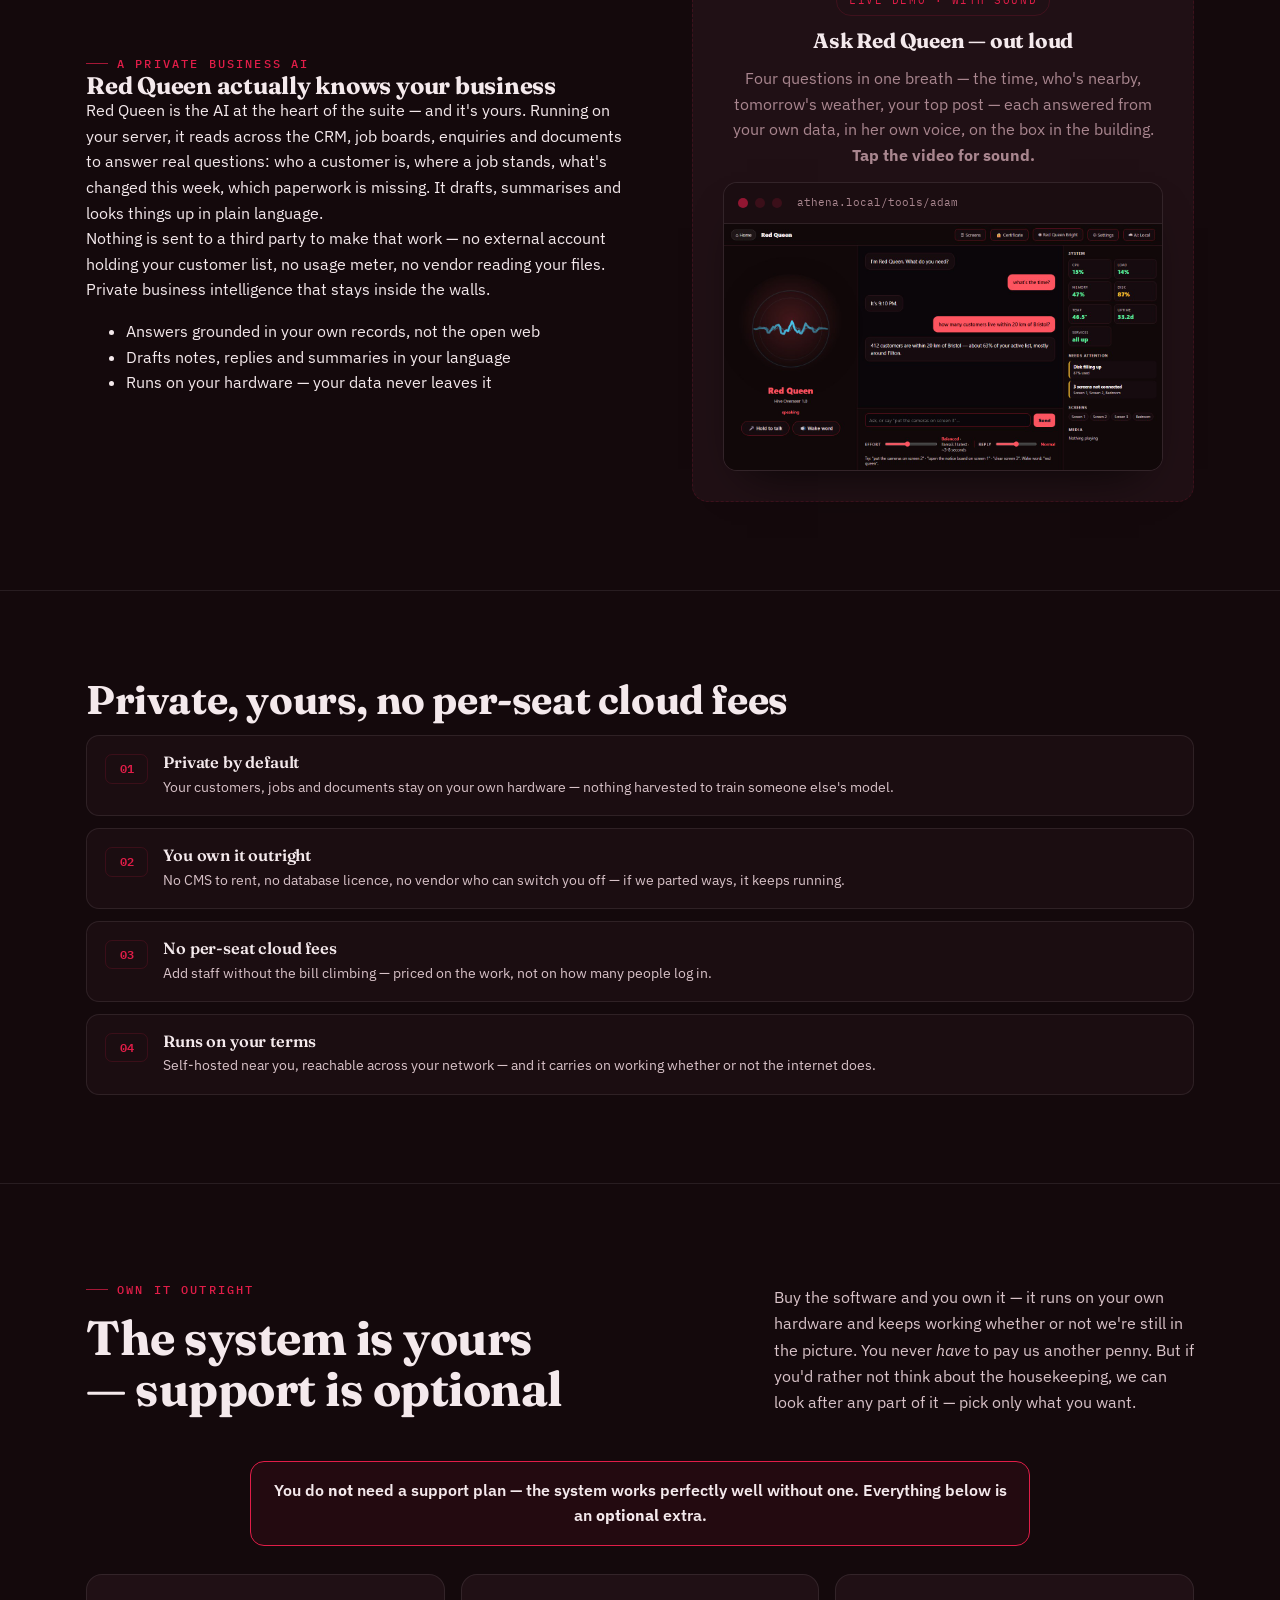
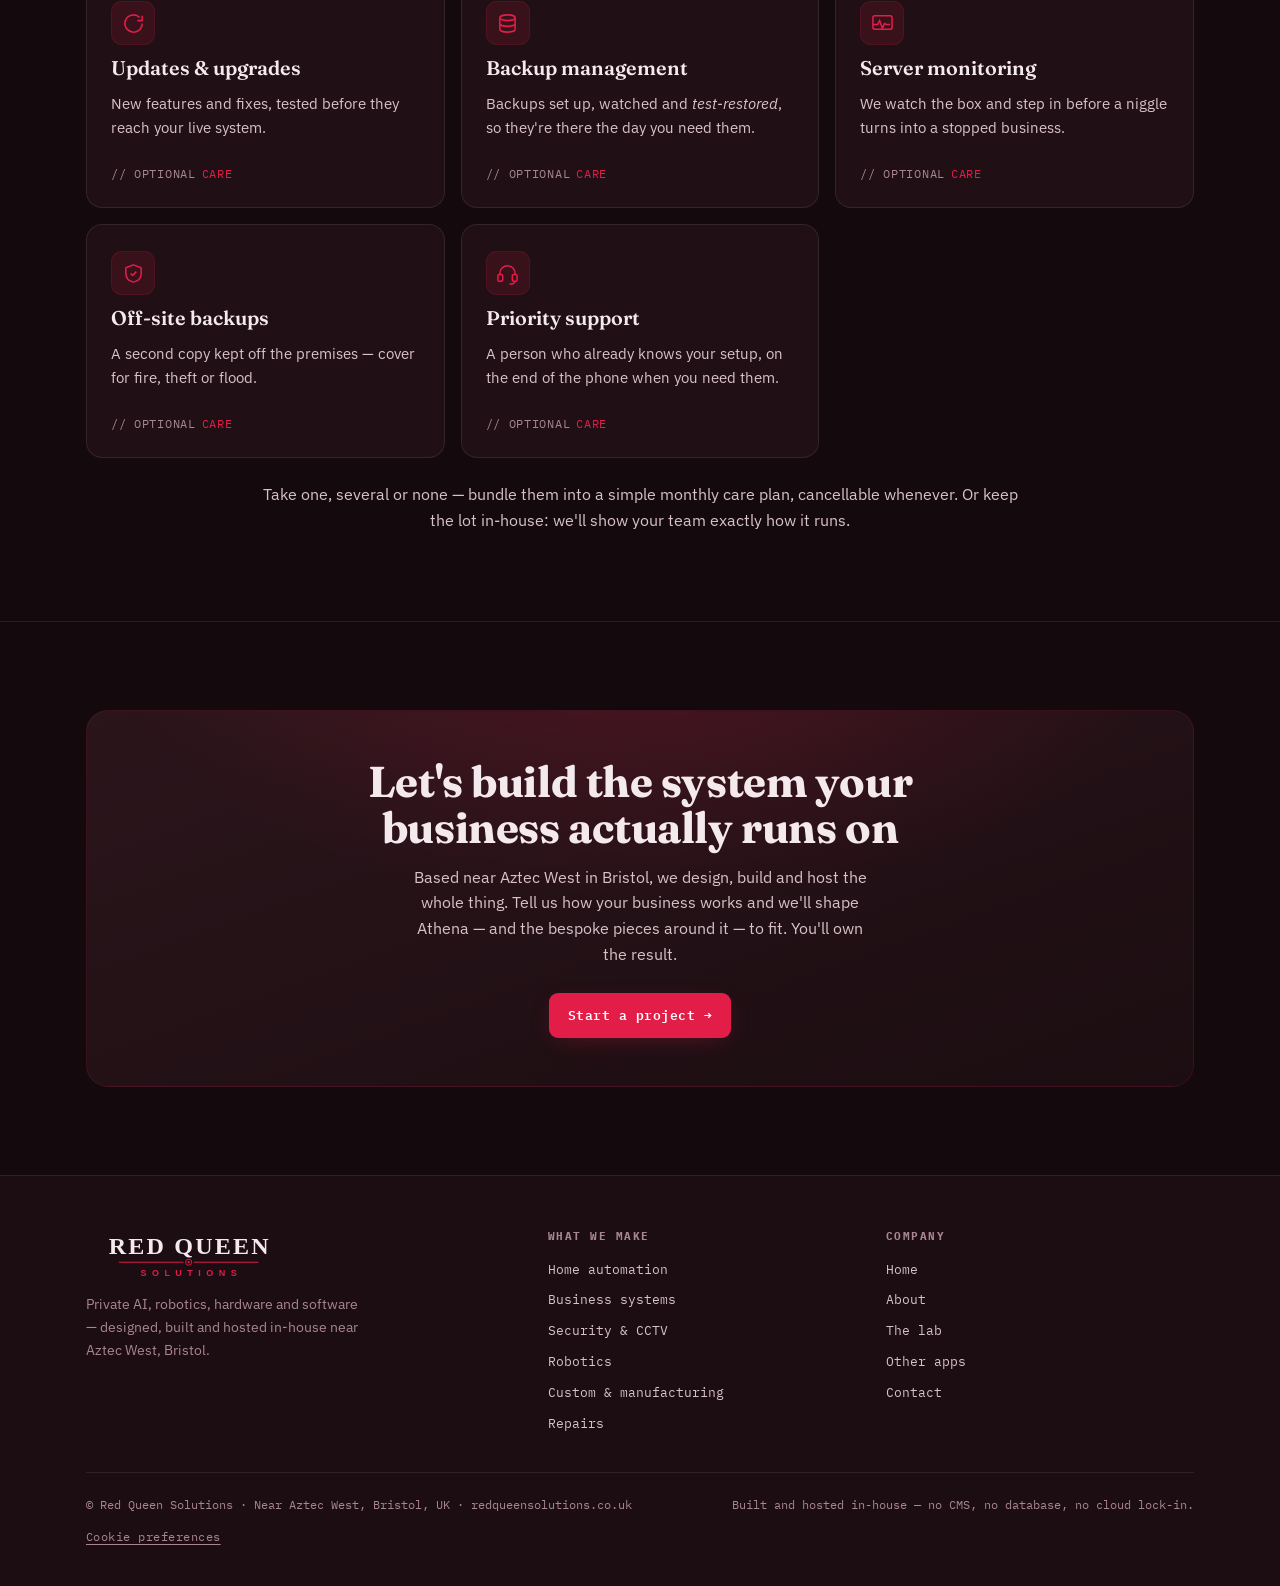
<file: business.html>
<!doctype html>
<html lang="en-GB">
<head>
<meta charset="utf-8">
<meta name="viewport" content="width=device-width,initial-scale=1">
<title>Bespoke Business Software &amp; Private AI · Bristol — Red Queen Solutions</title>
<meta name="description" content="Custom business software, engineered around how you actually work — bespoke tools on hardware you own — backed by Athena, our self-hosted management suite: CRM, workflow, enquiries, reports, documents and a private business AI.">
<meta property="og:type" content="website">
<meta property="og:site_name" content="Red Queen Solutions">
<meta property="og:title" content="Bespoke Business Software &amp; Private AI · Bristol — Red Queen Solutions">
<meta property="og:description" content="Custom business software, engineered around how you actually work — bespoke tools on hardware you own — backed by Athena, our self-hosted management suite: CRM, workflow, enquiries, reports, documents and a private business AI.">
<meta property="og:url" content="https://redqueensolutions.co.uk/business.html">
<meta property="og:image" content="https://redqueensolutions.co.uk/assets/RedQueenSolutions_colour.png">
<meta name="twitter:card" content="summary_large_image">
<link rel="icon" href="assets/favicon.svg">
<link rel="apple-touch-icon" href="assets/RedQueenSolutions_colour.png">
<meta name="theme-color" content="#e11d48">
<meta property="og:locale" content="en_GB">
<meta name="robots" content="index,follow,max-image-preview:large,max-snippet:-1">
<link rel="canonical" href="https://redqueensolutions.co.uk/business.html">
<link rel="preconnect" href="https://fonts.googleapis.com">
<link rel="preconnect" href="https://fonts.gstatic.com" crossorigin>
<link rel="stylesheet" href="https://fonts.googleapis.com/css2?family=Fraunces:opsz,wght@9..144,500;9..144,600;9..144,700&family=IBM+Plex+Mono:wght@400;500;600&family=IBM+Plex+Sans:wght@400;500;600;700&display=swap">
<link rel="stylesheet" href="css/style.css?v=250929a">
<script type="application/ld+json">{"@context":"https://schema.org","@graph":[{"@type":"BreadcrumbList","itemListElement":[{"@type":"ListItem","position":1,"name":"Home","item":"https://redqueensolutions.co.uk/"},{"@type":"ListItem","position":2,"name":"Business Systems","item":"https://redqueensolutions.co.uk/business.html"}]},{"@type":"Service","name":"Bespoke business software & private AI systems","serviceType":"Custom software development","provider":{"@type":"ProfessionalService","name":"Red Queen Solutions","url":"https://redqueensolutions.co.uk/"},"areaServed":["Bristol","South West England","United Kingdom"],"description":"Custom business software engineered around how you work — CRM, workflow boards, enquiries, reports and a private business AI, self-hosted on hardware you own."}]}</script>
<script>(function(){try{var r=document.documentElement;r.setAttribute('data-accent','crimson');r.setAttribute('data-mode',localStorage.getItem('rq-mode')||'dark');}catch(e){}})();</script>
</head>
<body>

<header class="nav" id="nav">
  <div class="wrap row">
    <a class="brand" href="index.html" aria-label="Red Queen Solutions — home">
      <svg class="logo" viewBox="0 0 1500 380" role="img" aria-label="Red Queen Solutions">
          <text class="rq" x="758" y="188" text-anchor="middle" font-family="Georgia,'Times New Roman',serif" font-weight="bold" font-size="176" letter-spacing="16">RED QUEEN</text>
          <line class="acc-stroke" x1="240" y1="250" x2="712" y2="250" stroke-width="7"/>
          <line class="acc-stroke" x1="788" y1="250" x2="1260" y2="250" stroke-width="7"/>
          <circle class="acc-stroke" cx="750" cy="250" r="22" stroke-width="7"/>
          <circle class="acc-fill" cx="750" cy="250" r="8"/>
          <text class="acc-fill" x="770" y="352" text-anchor="middle" font-family="Arial,Helvetica,sans-serif" font-weight="bold" font-size="66" letter-spacing="40">SOLUTIONS</text>
        </svg>
    </a>
    <button class="nav-burger" id="burger" type="button" aria-label="Menu" aria-expanded="false"><svg viewBox="0 0 24 24" fill="none" stroke="currentColor" stroke-width="2"><path d="M4 7h16M4 12h16M4 17h16"/></svg></button>
    <nav id="menu">
      <a href="home-automation.html">Home&nbsp;Automation</a>
      <a href="business.html" class="active">Business</a>
      <a href="security.html">Security</a>
      <a href="robotics.html">Robotics</a>
      <a href="make.html">Custom&nbsp;&amp;&nbsp;Lab</a>
      <a href="repairs.html">Repairs</a>
      <a href="about.html">About</a>
      <a href="contact.html">Contact</a>
    </nav>
    <div class="theme-ctl">
      <button class="tbtn icon" id="modeBtn" type="button" title="Light / dark" aria-label="Toggle light or dark"></button>
    </div>
    <a class="btn btn-primary" href="contact.html">Start a project</a>
  </div>
</header>

<main>
<section class="page-hero"><div class="wrap">
  <div class="crumb"><a href="index.html">Home</a><span>/</span>Business Systems</div>
  <span class="eyebrow">Custom software &amp; business systems</span>
  <h1>Software, engineered around your business</h1>
  <p class="intro">We design and build the software your business actually needs — bespoke, on hardware you own. Where a head start helps, we bring Athena, our self-hosted management suite. You own all of it: no cloud lock-in, no per-seat fees, no data leaving the building.</p>
  <div class="hero-cta"><a class="btn btn-primary" href="contact.html">Start a project →</a></div>
</div></section>

<section class="band" id="bespoke"><div class="wrap">
  <div class="band-head">
    <div><span class="eyebrow">What we really do</span><h2>Bespoke software, built around how you work</h2></div>
    <p class="lead">Off-the-shelf tools make you bend to fit them. We do the opposite — engineer the exact tool for the job, on your own server, shaped to your process. Some clients start from a blank page; others bolt a module onto the suite below.</p>
  </div>
  <div class="feature flip"><div>
    <h3>The missing piece, made to fit</h3>
    <p>A module for a process no off-the-shelf tool understands, an integration into the systems you already run, a screen shaped to the job in front of a member of staff. Designed with you, hosted alongside the rest of your system, and behaving like one product rather than a bolt-on.</p>
    <ul class="fx-list">
      <li>Custom modules for your own processes and paperwork</li>
      <li>Integrations with the tools, hardware and data you already have</li>
      <li>Screens and workflows shaped to each role</li>
    </ul>
  </div><div class="feature-media">
    <div class="shot"><div class="bar"><i></i><i></i><i></i><span class="url">athena.local/tools/vin</span></div>
      <img src="assets/shot-vin.png" alt="A bespoke VIN-lookup tool built for a vehicle dealer — type a VIN, get the decoded vehicle with copy-to-quote fields, and jump to the matching customer in the CRM (demo data)" loading="lazy" decoding="async" width="1300" height="716"></div>
  </div></div>
  <p class="lead" style="text-align:center;max-width:760px;margin:6px auto 0">A real example — a <b>VIN lookup</b> we built for a vehicle dealer: type a VIN, get the vehicle, copy any field into a quote, and jump to the matching customer record.</p>
</div></section>

<section class="band" id="suite"><div class="wrap">
  <div class="band-head">
    <div>
      <span class="eyebrow">A head start, not a straitjacket</span>
      <h2>…and a management suite to build on: Athena</h2>
    </div>
    <p class="lead">You don't always need to start from a blank page. Athena is our self-hosted business suite — CRM, workflow, enquiries, reports, documents and a private AI — adopted as-is, then bent to fit. One joined-up system where a customer, a job, an enquiry and a document are the same record, on a machine you control.</p>
  </div>
  <div class="caps">
    <div class="cap"><div class="ic"><svg viewBox="0 0 24 24" fill="none" stroke="currentColor" stroke-width="1.6"><circle cx="9" cy="8" r="3"/><path d="M3.5 20c0-3 2.5-5 5.5-5s5.5 2 5.5 5"/><path d="M16 6a3 3 0 0 1 0 6"/><path d="M20.5 20c0-2.3-1.3-4.2-3.2-4.8"/></svg></div><h4>Customers</h4><p>One shared record for every client and contact.</p></div>
    <div class="cap"><div class="ic"><svg viewBox="0 0 24 24" fill="none" stroke="currentColor" stroke-width="1.6"><rect x="3" y="4" width="5" height="16" rx="1"/><rect x="10" y="4" width="5" height="11" rx="1"/><rect x="17" y="4" width="4" height="14" rx="1"/></svg></div><h4>Workflow</h4><p>Jobs move through states on a board everyone can see.</p></div>
    <div class="cap"><div class="ic"><svg viewBox="0 0 24 24" fill="none" stroke="currentColor" stroke-width="1.6"><circle cx="11" cy="11" r="7"/><path d="M20 20l-4-4"/></svg></div><h4>Enquiries</h4><p>New leads land as real records, not lost emails.</p></div>
    <div class="cap"><div class="ic"><svg viewBox="0 0 24 24" fill="none" stroke="currentColor" stroke-width="1.6"><path d="M3 20h18"/><path d="M6 20v-7"/><path d="M11 20V5"/><path d="M16 20v-9"/><path d="M20 20V8"/></svg></div><h4>Reports</h4><p>Live dashboards and scheduled summaries by email.</p></div>
    <div class="cap"><div class="ic"><svg viewBox="0 0 24 24" fill="none" stroke="currentColor" stroke-width="1.6"><path d="M7 2h7l4 4v16H7z"/><path d="M14 2v4h4"/><path d="M10 13h6M10 17h6"/></svg></div><h4>Documents</h4><p>Files and paperwork attached to the right account.</p></div>
    <div class="cap"><div class="ic"><svg viewBox="0 0 24 24" fill="none" stroke="currentColor" stroke-width="1.6"><path d="M12 4a3.5 3.5 0 0 0-3.5 3.5A3 3 0 0 0 7 13v2.5a3 3 0 0 0 5 2.2 3 3 0 0 0 5-2.2V13a3 3 0 0 0-1.5-5.5A3.5 3.5 0 0 0 12 4z"/><path d="M12 6.5v11"/></svg></div><h4>Red Queen</h4><p>A private AI that actually knows the business.</p></div>
    <div class="cap"><div class="ic"><svg viewBox="0 0 24 24" fill="none" stroke="currentColor" stroke-width="1.6"><path d="M5 4h10a2 2 0 0 1 2 2v14H7a2 2 0 0 0-2 2z"/><path d="M5 4v16"/><path d="M9 8h5M9 12h5"/></svg></div><h4>Staff manuals</h4><p>Procedures and guides in one searchable place.</p></div>
  </div>
</div></section>

<section class="band" id="modules"><div class="wrap">
  <div class="band-head">
    <div>
      <span class="eyebrow">Inside the suite</span>
      <h2>The core modules, joined up</h2>
    </div>
    <p class="lead">Each part is useful on its own — and far more useful together, because they share one set of customers, jobs and documents.</p>
  </div>

  <div class="feature"><div>
    <h3>CRM — customers, orders, notes and documents</h3>
    <p>A single, complete record for every client: contact details, the full history of orders and jobs, notes from your team, and every document filed against the account. A private AI assistant sits alongside it to answer questions — without any of that data leaving your server.</p>
    <ul class="fx-list">
      <li>Contact details, sites and full account history in one view</li>
      <li>Orders and jobs linked straight to the customer</li>
      <li>An AI side-panel that summarises and answers, privately</li>
    </ul>
  </div><div class="feature-media">
    <div class="shot"><div class="bar"><i></i><i></i><i></i><span class="url">athena.local/tools/crm</span></div>
      <img src="assets/shot-crm.png" alt="The CRM showing a customer record — contact details, vehicle and colour-coded order history alongside the searchable customer list" loading="lazy" decoding="async" width="1500" height="1000"></div>
  </div></div>

  <div class="feature flip"><div>
    <h3>Workflow — drag-and-drop job boards</h3>
    <p>Track work the way your team pictures it: columns for each stage, cards you drag as a job progresses, and a clear read on what's in, waiting and done. Every card links back to its customer in the CRM, so the board and the account behind it are never out of step.</p>
    <ul class="fx-list">
      <li>Columns by state — new, in progress, waiting, complete</li>
      <li>Drag cards between stages as work moves</li>
      <li>Each job linked to its customer and documents</li>
    </ul>
  </div><div class="feature-media">
    <div class="shot"><div class="bar"><i></i><i></i><i></i><span class="url">athena.local/tools/workflow</span></div>
      <img src="assets/shot-workflow.png" alt="A job board with columns by state (Enquiry, Quoted, Booked In, In Progress, Awaiting Parts, Ready) and job cards showing the customer, priority and tags" loading="lazy" decoding="async" width="1760" height="430"></div>
  </div></div>

  <div class="feature"><div>
    <h3>Enquiries &amp; reports — from first contact to the numbers</h3>
    <p>A new enquiry starts as an onboarding questionnaire that flows straight into the CRM as a proper customer — no re-typing, nothing lost. From there, live dashboards show how the business is doing, and scheduled reports land in your inbox on the days you choose.</p>
    <ul class="fx-list">
      <li>Onboarding questionnaire that creates the CRM record</li>
      <li>Live dashboards for pipeline, jobs and activity</li>
      <li>Reports scheduled to email on a daily or weekly cycle</li>
    </ul>
  </div><div class="feature-media">
    <div class="shot"><div class="bar"><i></i><i></i><i></i><span class="url">athena.local/tools/reports</span></div>
      <img src="assets/shot-reports.png" alt="A reporting dashboard — completed-jobs KPIs, the pipeline by stage, active jobs by state and a completed-per-week chart" loading="lazy" decoding="async" width="1400" height="880"></div>
  </div></div>
</div></section>

<section class="band" id="network"><div class="wrap">
  <div class="band-head"><div><span class="eyebrow">Network &amp; servers</span><h2>The infrastructure underneath, watched</h2></div><p class="lead">It isn't just the apps — we keep an eye on the network and servers they run on, and put you in control of what's allowed to talk to the outside world.</p></div>

  <div class="feature"><div>
    <h3>A live map of every device and server</h3>
    <p>Sweep the network and see everything on it — servers, workstations, cameras, printers, phones and IoT — each with its name, IP, vendor and open ports. Anything new is flagged the moment it appears, so an unrecognised device doesn't go unnoticed.</p>
    <ul class="fx-list"><li>Every device and server, online or off, on one screen</li><li>Names, IPs, MACs, vendors and open ports at a glance</li><li>Unrecognised devices flagged automatically</li></ul>
  </div><div class="feature-media"><div class="shot"><div class="bar"><i></i><i></i><i></i><span class="url">athena.local/tools/netmap</span></div>
    <img src="assets/shot-netmap.png" alt="The network map — a table of devices and servers with names, IPs, MACs, vendors and open ports, plus an online/offline dot for each" loading="lazy" decoding="async" width="1400" height="1000"></div></div></div>

  <div class="feature flip"><div>
    <h3>Cut any online service off at the network level</h3>
    <p>Every online service the platform can reach is listed with a single switch. Turn one off and it's blocked at the network level, and it stays off through restarts and reboots until you turn it back on. It's how a system that works offline stays honest about what it phones home to.</p>
    <ul class="fx-list"><li>One switch per online API, on or off</li><li>Blocked at the network level, not just in the app</li><li>Local equivalents — offline maps, local AI, local voices — keep working</li></ul>
  </div><div class="feature-media"><div class="shot"><div class="bar"><i></i><i></i><i></i><span class="url">athena.local/tools/apis</span></div>
    <img src="assets/shot-apis.png" alt="The API kill-switch page — online integrations grouped by type, each with an on/off toggle and the hosts it maps to" loading="lazy" decoding="async" width="1120" height="1240"></div></div></div>
</div></section>

<section class="band" id="guardian"><div class="wrap">
  <div class="band-head">
    <div><span class="eyebrow">Desktop software</span><h2>RQ Guardian — one window onto every machine</h2></div>
    <p class="lead">A KVM at heart — keyboard, video and mouse — but in software: take control of any PC on your network from a single window, move files between them, and keep the whole estate a keystroke away. The desktop companion to the hub, with Red Queen built in.</p>
  </div>
  <div class="feature"><div>
    <h3>Control any machine, from one place</h3>
    <p>RQ Guardian is a KVM in software: pick any machine and you're driving its keyboard, screen and mouse as if you were sat in front of it — the office PC, the workshop box, a server in the cupboard. No extra hardware, no per-seat licence.</p>
    <ul class="fx-list">
      <li>Software KVM over the network, with drag-and-drop <b>file transfer</b> between machines</li>
      <li><b>Phone remote</b>, a bench <b>oscilloscope</b> and an <b>alarm node</b> built in</li>
      <li>Messaging, automations, themes — and Red Queen on tap</li>
    </ul>
  </div><div class="feature-media">
    <div class="shot" style="max-width:360px"><img src="assets/shot-guardian.png" alt="The RQ Guardian desktop app in its Red Queen skin — controlling a machine over KVM, with links to other PCs, a built-in Red Queen assistant, an upcoming-events list and quick shortcuts" loading="lazy" decoding="async" width="397" height="687"></div>
  </div></div>
  <div class="feature flip"><div>
    <h3>Managed from the server, updated over the air</h3>
    <p>Every Guardian answers to a server-side Guardian on the hub. Change something once — a shortcut, theme, widget or config — and every desktop picks it up on its own. The same channel carries <b>over-the-air firmware updates</b> out to devices in the field: the server publishes, each node checks in, downloads and flashes itself, so a fleet stays current without anyone touching them.</p>
    <ul class="fx-list">
      <li>One place to manage every Guardian client</li>
      <li>Push shortcuts, themes, widgets and settings — clients pull them in</li>
      <li><b>OTA firmware</b> to devices: publish once, nodes update themselves</li>
    </ul>
  </div><div class="feature-media">
    <div class="shot" style="max-width:460px;padding:22px 18px;color:var(--ink-2)">
      <svg viewBox="0 0 440 280" width="100%" fill="none" stroke="currentColor" stroke-width="1.6" role="img" aria-label="The server-side Guardian pushing shortcuts, themes and OTA firmware out to desktop clients and field devices">
        <rect x="160" y="14" width="120" height="52" rx="9"/>
        <path d="M180 34h18M180 40h28M180 46h22" stroke-width="1.3" opacity=".7"/>
        <text x="220" y="88" text-anchor="middle" font-family="var(--mono,monospace)" font-size="12" stroke="none" fill="currentColor">Guardian server · the hub</text>
        <path d="M175 66 C120 96 96 108 84 150" stroke="var(--acc)" stroke-width="1.8"/>
        <path d="M85 150l-3-9m3 9l8-5" stroke="var(--acc)" stroke-width="1.8"/>
        <path d="M265 66 C340 96 360 108 372 150" stroke="var(--acc)" stroke-width="1.8"/>
        <path d="M371 150l8 5m-8-5l-3-9" stroke="var(--acc)" stroke-width="1.8"/>
        <rect x="40" y="150" width="88" height="56" rx="6"/><path d="M74 206v10M62 220h44" stroke-width="1.4"/>
        <text x="84" y="238" text-anchor="middle" font-family="var(--mono,monospace)" font-size="11.5" stroke="none" fill="currentColor">Desktop clients</text>
        <text x="84" y="254" text-anchor="middle" font-family="var(--mono,monospace)" font-size="10.5" stroke="none" fill="var(--muted,#889)">shortcuts · themes · widgets</text>
        <rect x="330" y="156" width="84" height="46" rx="5"/><path d="M330 168h-10M330 180h-10M330 192h-10M414 168h10M414 180h10M414 192h10M348 156v-10M372 156v-10M396 156v-10M348 202v10M372 202v10M396 202v10" stroke-width="1.3"/>
        <text x="372" y="238" text-anchor="middle" font-family="var(--mono,monospace)" font-size="11.5" stroke="none" fill="currentColor">Field devices</text>
        <text x="372" y="254" text-anchor="middle" font-family="var(--mono,monospace)" font-size="10.5" stroke="none" fill="var(--muted,#889)">OTA firmware · self-flashing</text>
      </svg>
    </div>
  </div></div>
</div></section>

<section class="band" id="red-queen"><div class="wrap two-col">
  <div>
    <span class="eyebrow">A private business AI</span>
    <h2>Red Queen actually knows your business</h2>
    <p>Red Queen is the AI at the heart of the suite — and it's yours. Running on your server, it reads across the CRM, job boards, enquiries and documents to answer real questions: who a customer is, where a job stands, what's changed this week, which paperwork is missing. It drafts, summarises and looks things up in plain language.</p>
    <p>Nothing is sent to a third party to make that work — no external account holding your customer list, no usage meter, no vendor reading your files. Private business intelligence that stays inside the walls.</p>
    <ul class="fx-list">
      <li>Answers grounded in your own records, not the open web</li>
      <li>Drafts notes, replies and summaries in your language</li>
      <li>Runs on your hardware — your data never leaves it</li>
    </ul>
  </div>
  <div>
    <div class="demo"><span class="badge">Live demo · with sound</span><h3>Ask Red Queen — out loud</h3>
      <p>Four questions in one breath — the time, who's nearby, tomorrow's weather, your top post — each answered from your own data, in her own voice, on the box in the building. <b>Tap the video for sound.</b></p>
      <div class="shot"><div class="bar"><i></i><i></i><i></i><span class="url">athena.local/tools/adam</span></div>
        <video src="assets/rq-showcase.mp4" poster="assets/rq-showcase.jpg" muted loop autoplay playsinline preload="metadata" width="1280" height="720" aria-label="Red Queen answering four questions aloud in her own voice"></video></div></div>
  </div>
</div></section>

<section class="band" id="ownership"><div class="wrap">
  <h2 class="section-title">Private, yours, no per-seat cloud fees</h2>
  <div class="pillars">
    <div class="pillar"><span class="n">01</span><div><h4>Private by default</h4><p>Your customers, jobs and documents stay on your own hardware — nothing harvested to train someone else's model.</p></div></div>
    <div class="pillar"><span class="n">02</span><div><h4>You own it outright</h4><p>No CMS to rent, no database licence, no vendor who can switch you off — if we parted ways, it keeps running.</p></div></div>
    <div class="pillar"><span class="n">03</span><div><h4>No per-seat cloud fees</h4><p>Add staff without the bill climbing — priced on the work, not on how many people log in.</p></div></div>
    <div class="pillar"><span class="n">04</span><div><h4>Runs on your terms</h4><p>Self-hosted near you, reachable across your network — and it carries on working whether or not the internet does.</p></div></div>
  </div>
</div></section>

<section class="band" id="support"><div class="wrap">
  <div class="band-head">
    <div><span class="eyebrow">Own it outright</span><h2>The system is yours — support is optional</h2></div>
    <p class="lead">Buy the software and you own it — it runs on your own hardware and keeps working whether or not we're still in the picture. You never <em>have</em> to pay us another penny. But if you'd rather not think about the housekeeping, we can look after any part of it — pick only what you want.</p>
  </div>
  <div style="max-width:780px;margin:0 auto 28px;text-align:center;border:1.5px solid var(--acc);border-radius:14px;padding:16px 22px;background:rgba(225,29,72,.07);font-weight:600;color:var(--ink)">You do <b>not</b> need a support plan — the system works perfectly well without one. Everything below is an <b>optional</b> extra.</div>
  <div class="grid">
    <article class="card"><div class="ic"><svg viewBox="0 0 24 24" fill="none" stroke="currentColor" stroke-width="1.6"><path d="M21 12a9 9 0 1 1-2.6-6.3"/><path d="M21 4v5h-5"/></svg></div><h3>Updates &amp; upgrades</h3><p>New features and fixes, tested before they reach your live system.</p><div class="tag">// optional <span>care</span></div></article>
    <article class="card"><div class="ic"><svg viewBox="0 0 24 24" fill="none" stroke="currentColor" stroke-width="1.6"><ellipse cx="12" cy="6" rx="8" ry="3"/><path d="M4 6v6c0 1.7 3.6 3 8 3s8-1.3 8-3V6M4 12v6c0 1.7 3.6 3 8 3s8-1.3 8-3v-6"/></svg></div><h3>Backup management</h3><p>Backups set up, watched and <em>test-restored</em>, so they're there the day you need them.</p><div class="tag">// optional <span>care</span></div></article>
    <article class="card"><div class="ic"><svg viewBox="0 0 24 24" fill="none" stroke="currentColor" stroke-width="1.6"><rect x="2" y="4" width="20" height="14" rx="2"/><path d="M2 13h5l2-4 3 8 2-5 2 1h4"/></svg></div><h3>Server monitoring</h3><p>We watch the box and step in before a niggle turns into a stopped business.</p><div class="tag">// optional <span>care</span></div></article>
    <article class="card"><div class="ic"><svg viewBox="0 0 24 24" fill="none" stroke="currentColor" stroke-width="1.6"><path d="M12 3l8 3v6c0 5-3.5 8-8 9-4.5-1-8-4-8-9V6z"/><path d="M9 12l2 2 4-4"/></svg></div><h3>Off-site backups</h3><p>A second copy kept off the premises — cover for fire, theft or flood.</p><div class="tag">// optional <span>care</span></div></article>
    <article class="card"><div class="ic"><svg viewBox="0 0 24 24" fill="none" stroke="currentColor" stroke-width="1.6"><path d="M4 13v-1a8 8 0 0 1 16 0v1"/><rect x="2" y="13" width="5" height="7" rx="1.5"/><rect x="17" y="13" width="5" height="7" rx="1.5"/><path d="M20 20a4 4 0 0 1-4 3h-2"/></svg></div><h3>Priority support</h3><p>A person who already knows your setup, on the end of the phone when you need them.</p><div class="tag">// optional <span>care</span></div></article>
  </div>
  <p class="lead" style="text-align:center;max-width:760px;margin:24px auto 0">Take one, several or none — bundle them into a simple monthly care plan, cancellable whenever. Or keep the lot in-house: we'll show your team exactly how it runs.</p>
</div></section>

<section class="band"><div class="wrap"><div class="cta">
  <h2>Let's build the system your business actually runs on</h2>
  <p>Based near Aztec West in Bristol, we design, build and host the whole thing. Tell us how your business works and we'll shape Athena — and the bespoke pieces around it — to fit. You'll own the result.</p>
  <a class="btn btn-primary" href="contact.html">Start a project →</a>
</div></div></section>
</main>

<footer>
  <div class="wrap">
    <div class="foot">
      <div>
        <a class="brand" href="index.html" aria-label="Red Queen Solutions — home">
          <svg class="logo" viewBox="0 0 1500 380" role="img" aria-label="Red Queen Solutions">
          <text class="rq" x="758" y="188" text-anchor="middle" font-family="Georgia,'Times New Roman',serif" font-weight="bold" font-size="176" letter-spacing="16">RED QUEEN</text>
          <line class="acc-stroke" x1="240" y1="250" x2="712" y2="250" stroke-width="7"/>
          <line class="acc-stroke" x1="788" y1="250" x2="1260" y2="250" stroke-width="7"/>
          <circle class="acc-stroke" cx="750" cy="250" r="22" stroke-width="7"/>
          <circle class="acc-fill" cx="750" cy="250" r="8"/>
          <text class="acc-fill" x="770" y="352" text-anchor="middle" font-family="Arial,Helvetica,sans-serif" font-weight="bold" font-size="66" letter-spacing="40">SOLUTIONS</text>
        </svg>
        </a>
        <p class="about">Private AI, robotics, hardware and software — designed, built and hosted in-house near Aztec West, Bristol.</p>
      </div>
      <div><h5>What we make</h5><div class="foot-col">
        <a href="home-automation.html">Home automation</a>
        <a href="business.html">Business systems</a>
        <a href="security.html">Security &amp; CCTV</a>
        <a href="robotics.html">Robotics</a>
        <a href="make.html">Custom &amp; manufacturing</a>
        <a href="repairs.html">Repairs</a>
      </div></div>
      <div><h5>Company</h5><div class="foot-col">
        <a href="index.html">Home</a>
        <a href="about.html">About</a>
        <a href="make.html#lab">The lab</a>
        <a href="apps.html">Other apps</a>
        <a href="contact.html">Contact</a>
      </div></div>
    </div>
    <div class="foot-meta">
      <span>© Red Queen Solutions · Near Aztec West, Bristol, UK · redqueensolutions.co.uk</span>
      <span>Built and hosted in-house — no CMS, no database, no cloud lock-in.</span>
    </div>
  </div>
</footer>

<script src="js/main.js?v=250929a"></script>
</body>
</html>
</file>
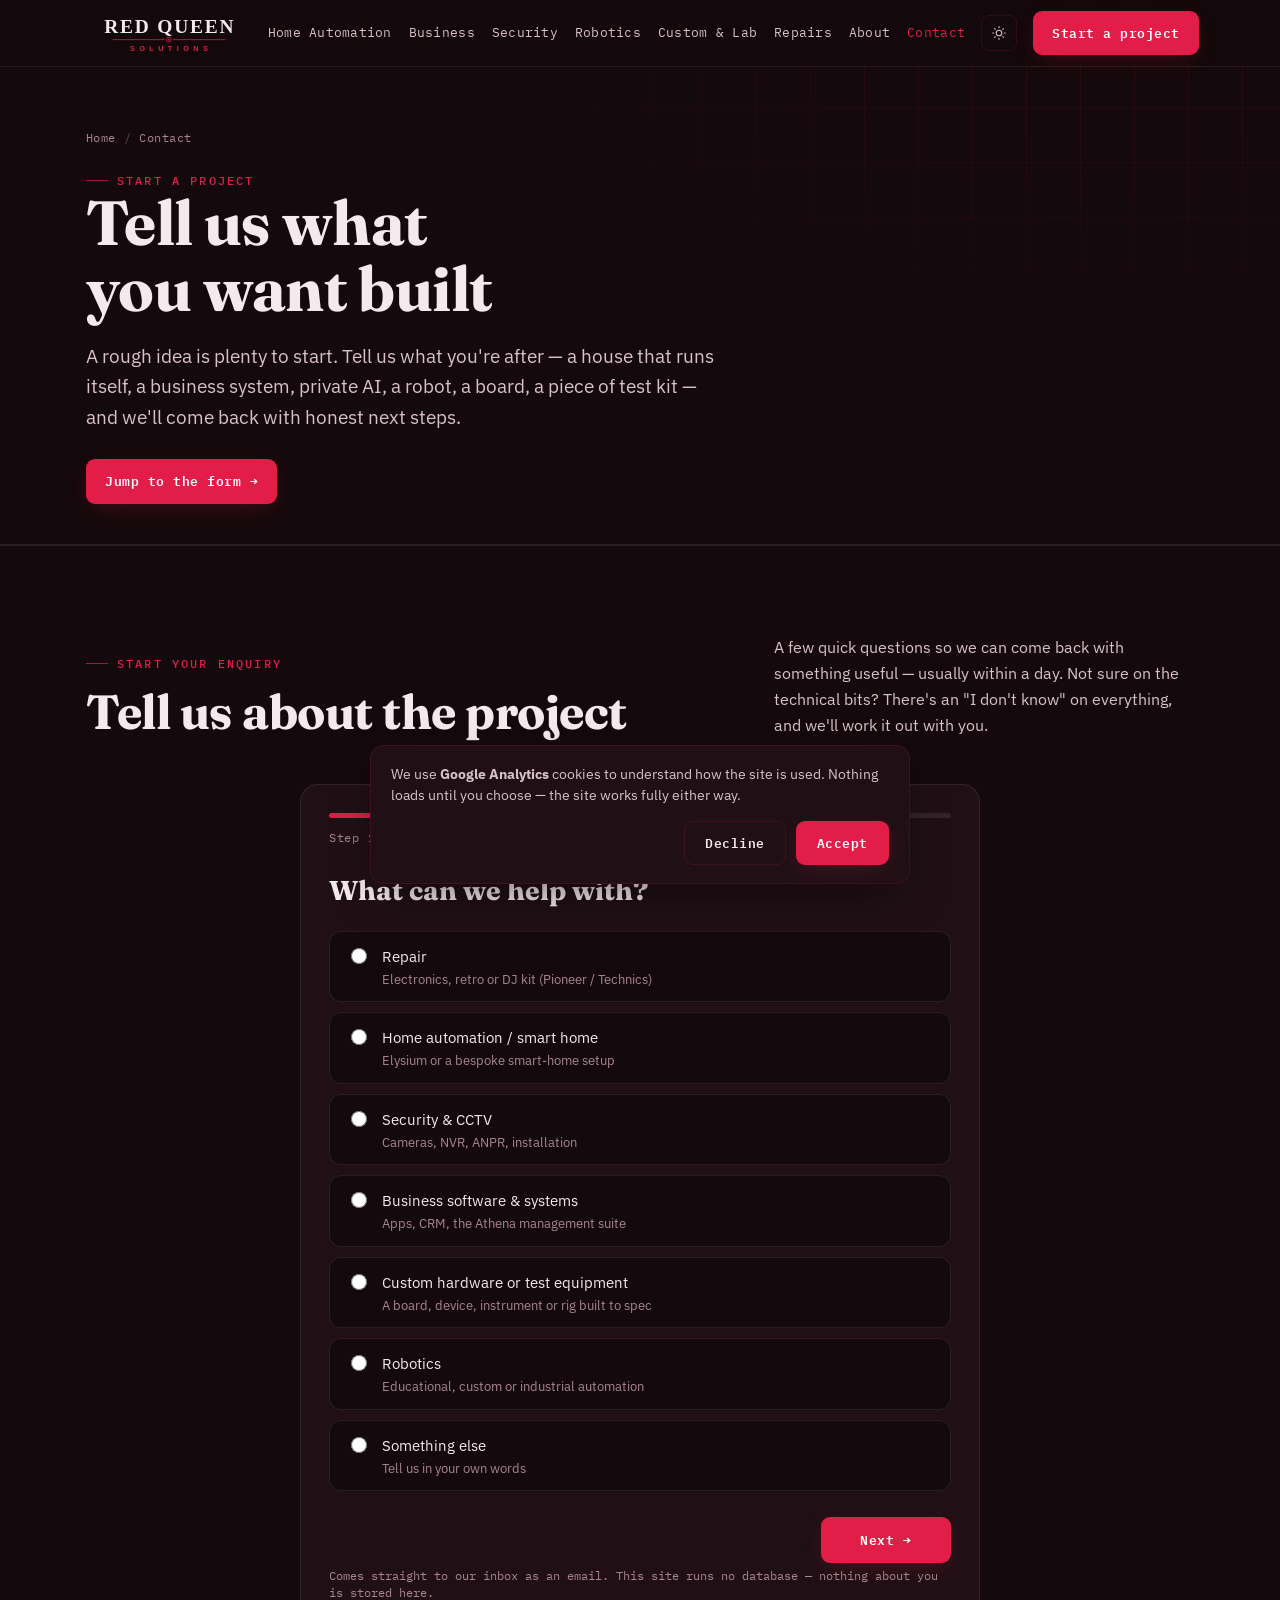
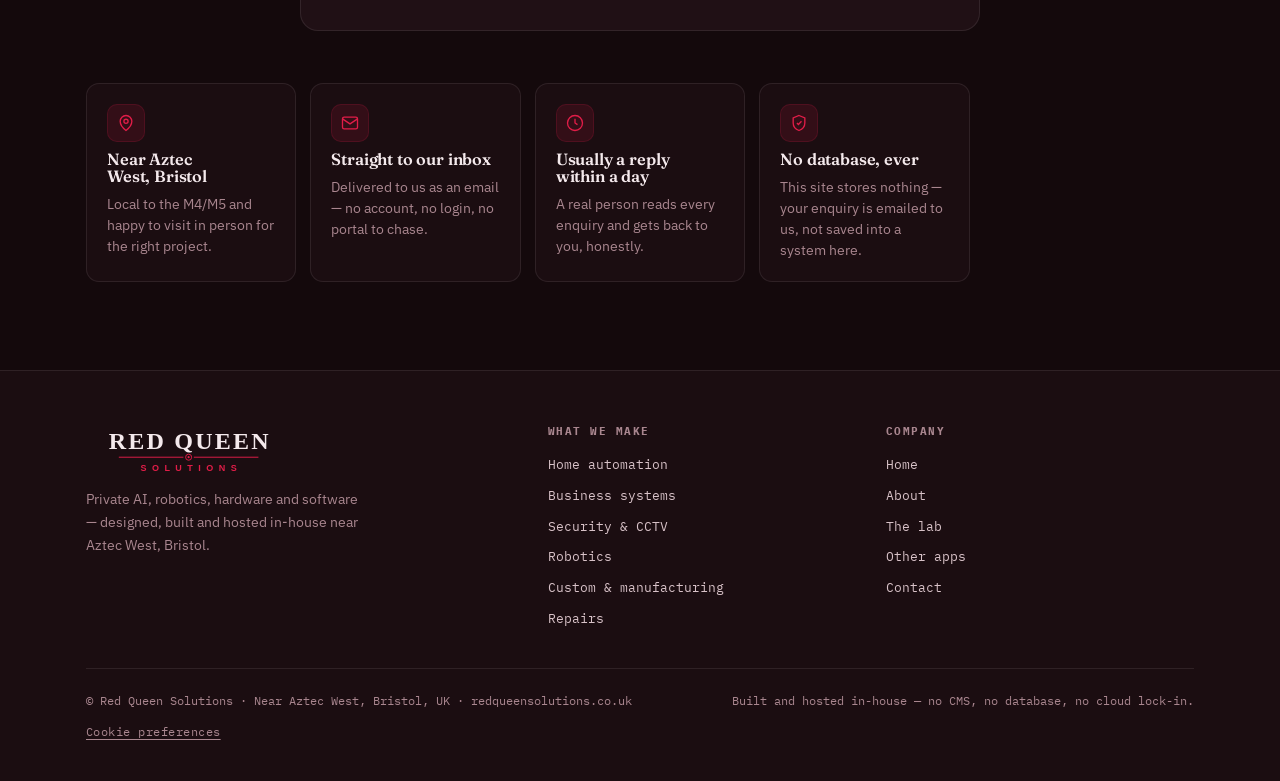
<file: contact.html>
<!doctype html>
<html lang="en-GB">
<head>
<meta charset="utf-8">
<meta name="viewport" content="width=device-width,initial-scale=1">
<title>Contact — Red Queen Solutions</title>
<meta name="description" content="Tell Red Queen Solutions what you want built — a short form that comes straight to our Bristol inbox, no database, usually a reply within a day.">
<meta property="og:type" content="website">
<meta property="og:site_name" content="Red Queen Solutions">
<meta property="og:title" content="Contact — Red Queen Solutions">
<meta property="og:description" content="Tell Red Queen Solutions what you want built — a short form that comes straight to our Bristol inbox, no database, usually a reply within a day.">
<meta property="og:url" content="https://redqueensolutions.co.uk/contact.html">
<meta property="og:image" content="https://redqueensolutions.co.uk/assets/RedQueenSolutions_colour.png">
<meta name="twitter:card" content="summary_large_image">
<link rel="icon" href="assets/favicon.svg">
<link rel="apple-touch-icon" href="assets/RedQueenSolutions_colour.png">
<meta name="theme-color" content="#e11d48">
<meta property="og:locale" content="en_GB">
<meta name="robots" content="index,follow,max-image-preview:large,max-snippet:-1">
<link rel="canonical" href="https://redqueensolutions.co.uk/contact.html">
<link rel="preconnect" href="https://fonts.googleapis.com">
<link rel="preconnect" href="https://fonts.gstatic.com" crossorigin>
<link rel="stylesheet" href="https://fonts.googleapis.com/css2?family=Fraunces:opsz,wght@9..144,500;9..144,600;9..144,700&family=IBM+Plex+Mono:wght@400;500;600&family=IBM+Plex+Sans:wght@400;500;600;700&display=swap">
<link rel="stylesheet" href="css/style.css?v=250929a">
<script type="application/ld+json">{"@context":"https://schema.org","@graph":[{"@type":"BreadcrumbList","itemListElement":[{"@type":"ListItem","position":1,"name":"Home","item":"https://redqueensolutions.co.uk/"},{"@type":"ListItem","position":2,"name":"Contact","item":"https://redqueensolutions.co.uk/contact.html"}]},{"@type":"ContactPage","name":"Contact Red Queen Solutions","url":"https://redqueensolutions.co.uk/contact.html","inLanguage":"en-GB","isPartOf":{"@type":"WebSite","url":"https://redqueensolutions.co.uk/"}}]}</script>
<script>(function(){try{var r=document.documentElement;r.setAttribute('data-accent','crimson');r.setAttribute('data-mode',localStorage.getItem('rq-mode')||'dark');}catch(e){}})();</script>
</head>
<body>

<header class="nav" id="nav">
  <div class="wrap row">
    <a class="brand" href="index.html" aria-label="Red Queen Solutions — home">
      <svg class="logo" viewBox="0 0 1500 380" role="img" aria-label="Red Queen Solutions">
          <text class="rq" x="758" y="188" text-anchor="middle" font-family="Georgia,'Times New Roman',serif" font-weight="bold" font-size="176" letter-spacing="16">RED QUEEN</text>
          <line class="acc-stroke" x1="240" y1="250" x2="712" y2="250" stroke-width="7"/>
          <line class="acc-stroke" x1="788" y1="250" x2="1260" y2="250" stroke-width="7"/>
          <circle class="acc-stroke" cx="750" cy="250" r="22" stroke-width="7"/>
          <circle class="acc-fill" cx="750" cy="250" r="8"/>
          <text class="acc-fill" x="770" y="352" text-anchor="middle" font-family="Arial,Helvetica,sans-serif" font-weight="bold" font-size="66" letter-spacing="40">SOLUTIONS</text>
        </svg>
    </a>
    <button class="nav-burger" id="burger" type="button" aria-label="Menu" aria-expanded="false"><svg viewBox="0 0 24 24" fill="none" stroke="currentColor" stroke-width="2"><path d="M4 7h16M4 12h16M4 17h16"/></svg></button>
    <nav id="menu">
      <a href="home-automation.html">Home&nbsp;Automation</a>
      <a href="business.html">Business</a>
      <a href="security.html">Security</a>
      <a href="robotics.html">Robotics</a>
      <a href="make.html">Custom&nbsp;&amp;&nbsp;Lab</a>
      <a href="repairs.html">Repairs</a>
      <a href="about.html">About</a>
      <a href="contact.html" class="active">Contact</a>
    </nav>
    <div class="theme-ctl">
      <button class="tbtn icon" id="modeBtn" type="button" title="Light / dark" aria-label="Toggle light or dark"></button>
    </div>
    <a class="btn btn-primary" href="contact.html">Start a project</a>
  </div>
</header>

<main>
<section class="page-hero"><div class="wrap">
  <div class="crumb"><a href="index.html">Home</a><span>/</span>Contact</div>
  <span class="eyebrow">Start a project</span>
  <h1>Tell us what you want built</h1>
  <p class="intro">A rough idea is plenty to start. Tell us what you're after — a house that runs itself, a business system, private AI, a robot, a board, a piece of test kit — and we'll come back with honest next steps.</p>
  <div class="hero-cta"><a class="btn btn-primary" href="#form">Jump to the form →</a></div>
</div></section>

<section class="band" id="form"><div class="wrap">
  <div class="band-head"><div><span class="eyebrow">Start your enquiry</span><h2>Tell us about the project</h2></div><p class="lead">A few quick questions so we can come back with something useful — usually within a day. Not sure on the technical bits? There's an "I don't know" on everything, and we'll work it out with you.</p></div>

  <div class="wiz">
    <form id="enq" method="post" action="https://api.web3forms.com/submit" novalidate>
      <input type="hidden" name="access_key" value="8ab30ecd-e5c5-420b-b74f-91c9fce0b6bf">
      <input type="checkbox" name="botcheck" style="display:none" tabindex="-1" aria-hidden="true">
      <div style="position:absolute;left:-9999px" aria-hidden="true"><label>Company<input type="text" name="company" tabindex="-1" autocomplete="off"></label></div>

      <div class="wiz-progress"><div class="wiz-bar" id="wizbar"></div></div>
      <div class="wiz-steps" id="wizsteps" aria-live="polite"></div>

      <fieldset class="wiz-step" data-step="1">
        <legend>What can we help with?</legend>
        <div class="wiz-opts">
          <label class="wiz-opt"><input type="radio" name="type" value="Repair"><span>Repair<small>Electronics, retro or DJ kit (Pioneer / Technics)</small></span></label>
          <label class="wiz-opt"><input type="radio" name="type" value="Home automation / smart home"><span>Home automation / smart home<small>Elysium or a bespoke smart-home setup</small></span></label>
          <label class="wiz-opt"><input type="radio" name="type" value="Security & CCTV"><span>Security &amp; CCTV<small>Cameras, NVR, ANPR, installation</small></span></label>
          <label class="wiz-opt"><input type="radio" name="type" value="Business software & systems"><span>Business software &amp; systems<small>Apps, CRM, the Athena management suite</small></span></label>
          <label class="wiz-opt"><input type="radio" name="type" value="Custom hardware or test equipment" data-hw><span>Custom hardware or test equipment<small>A board, device, instrument or rig built to spec</small></span></label>
          <label class="wiz-opt"><input type="radio" name="type" value="Robotics" data-hw><span>Robotics<small>Educational, custom or industrial automation</small></span></label>
          <label class="wiz-opt"><input type="radio" name="type" value="Something else"><span>Something else<small>Tell us in your own words</small></span></label>
        </div>
        <div class="wiz-err" id="err1" role="alert" hidden>Pick one to continue.</div>
      </fieldset>

      <fieldset class="wiz-step" data-step="2" hidden>
        <legend>A few details</legend>
        <div class="wiz-hw" hidden>
          <label class="wiz-field">Which industry is it for?
            <select name="industry"><option value="">Choose…</option><option>Aviation / aerospace</option><option>Marine / yachting</option><option>Medical</option><option>Automotive</option><option>Industrial / manufacturing</option><option>Education</option><option>Research</option><option>Consumer product</option><option>Other / not sure</option></select></label>
          <label class="wiz-field">How many do you need?
            <select name="scale"><option value="">Choose…</option><option>Just the one (one-off)</option><option>A small run (2–50)</option><option>Production (50+)</option><option>Not sure yet</option></select></label>
        </div>
        <label class="wiz-field">Timescale
          <select name="timescale"><option value="">Choose…</option><option>As soon as possible</option><option>Within a month</option><option>1–3 months</option><option>3–6 months</option><option>Flexible / no rush</option><option>Not sure</option></select></label>
        <label class="wiz-field">Rough budget (optional)
          <input name="budget" type="text" placeholder="A figure or range, if you have one in mind"></label>
      </fieldset>

      <fieldset class="wiz-step" data-step="3" hidden>
        <legend>Standards &amp; compliance</legend>
        <p class="wiz-help">Only if it applies. If you're not sure which (or whether any) standards are needed, choose "I don't know" — advising on this is part of the job.</p>
        <div class="wiz-group"><span class="wiz-glabel">Does it need to meet any of these? (tick any that apply)</span>
        <div class="wiz-opts">
          <label class="wiz-opt"><input type="checkbox" name="standards" value="IEC 61010"><span>IEC 61010<small>Safety for electrical equipment for measurement, control and laboratory use</small></span></label>
          <label class="wiz-opt"><input type="checkbox" name="standards" value="IEC 60601"><span>IEC 60601<small>Medical electrical equipment — safety &amp; essential performance</small></span></label>
          <label class="wiz-opt"><input type="checkbox" name="standards" value="IEC 62368-1"><span>IEC 62368-1<small>Audio/video, IT and communications equipment safety</small></span></label>
          <label class="wiz-opt"><input type="checkbox" name="standards" value="IEC 60204"><span>IEC 60204<small>Safety of machinery — electrical equipment of machines</small></span></label>
          <label class="wiz-opt"><input type="checkbox" name="standards" value="CE / UKCA"><span>CE / UKCA marking<small>Conformity marking to sell in the EU / UK</small></span></label>
          <label class="wiz-opt"><input type="checkbox" name="standards" value="EMC (EN 61000)"><span>EMC (EN 61000)<small>Electromagnetic emissions &amp; immunity</small></span></label>
          <label class="wiz-opt"><input type="checkbox" name="standards" value="I'm not sure"><span>I'm not sure / none yet<small>We'll work out what applies with you</small></span></label>
        </div></div>
        <label class="wiz-field" style="margin-top:16px">Any other standard? (optional)
          <input name="standards_other" type="text" placeholder="e.g. DO-160, ISO 13485, ATEX…"></label>

        <div class="wiz-group"><span class="wiz-glabel">Should soldering meet an IPC standard?</span>
        <div class="wiz-opts">
          <label class="wiz-opt"><input type="radio" name="solder" value="Yes"><span>Yes</span></label>
          <label class="wiz-opt"><input type="radio" name="solder" value="No"><span>No</span></label>
          <label class="wiz-opt"><input type="radio" name="solder" value="I don't know"><span>I don't know<small>We'll recommend an appropriate class</small></span></label>
        </div></div>
        <div class="wiz-group" id="ipcclass" hidden><span class="wiz-glabel">Which IPC class?</span>
        <div class="wiz-cond">
          <label class="wiz-opt"><input type="radio" name="ipc" value="IPC-A-610 Class 1"><span>IPC-A-610 · Class 1<small>General electronic products</small></span></label>
          <label class="wiz-opt"><input type="radio" name="ipc" value="IPC-A-610 Class 2"><span>IPC-A-610 · Class 2<small>Dedicated service — continued performance matters</small></span></label>
          <label class="wiz-opt"><input type="radio" name="ipc" value="IPC-A-610 Class 3"><span>IPC-A-610 · Class 3<small>High-reliability — must work on demand (aerospace, medical)</small></span></label>
          <label class="wiz-opt"><input type="radio" name="ipc" value="J-STD-001"><span>J-STD-001<small>Requirements for soldered electrical &amp; electronic assemblies</small></span></label>
          <label class="wiz-opt"><input type="radio" name="ipc" value="I don't know"><span>I don't know</span></label>
        </div></div>
      </fieldset>

      <fieldset class="wiz-step" data-step="4" hidden>
        <legend>About you</legend>
        <div class="form-row">
          <label class="wiz-field">Your name*<input name="name" type="text" autocomplete="name"></label>
          <label class="wiz-field">Email*<input name="email" type="email" autocomplete="email"></label>
        </div>
        <label class="wiz-field">Company / organisation (optional)<input name="org" type="text" autocomplete="organization"></label>
        <label class="wiz-field">Tell us about the project*<textarea name="message" placeholder="What you're after, and anything else that helps us give you a useful answer."></textarea></label>
        <div class="wiz-err" id="err4" role="alert" hidden>Please add your name, a valid email, and a line about the project.</div>
      </fieldset>

      <div class="wiz-nav">
        <button type="button" class="btn btn-ghost" id="wizback" hidden>← Back</button>
        <span style="flex:1"></span>
        <button type="button" class="btn btn-primary" id="wiznext">Next →</button>
        <button type="submit" class="btn btn-primary" id="wizsubmit" hidden>Send enquiry →</button>
      </div>
      <p class="form-note">Comes straight to our inbox as an email. This site runs no database — nothing about you is stored here.</p>
      <div class="form-ok" id="formok">Thanks — that's on its way. We'll read it and get back to you, usually within a day.</div>
    </form>
  </div>

  <div class="caps" style="margin-top:52px">
    <div class="cap"><div class="ic"><svg viewBox="0 0 24 24" fill="none" stroke="currentColor" stroke-width="1.6"><path d="M12 21s-7-5.2-7-11a7 7 0 0114 0c0 5.8-7 11-7 11z"/><circle cx="12" cy="10" r="2.5"/></svg></div><h4>Near Aztec West, Bristol</h4><p>Local to the M4/M5 and happy to visit in person for the right project.</p></div>
    <div class="cap"><div class="ic"><svg viewBox="0 0 24 24" fill="none" stroke="currentColor" stroke-width="1.6"><rect x="3" y="5" width="18" height="14" rx="2"/><path d="M3 7l9 6 9-6"/></svg></div><h4>Straight to our inbox</h4><p>Delivered to us as an email — no account, no login, no portal to chase.</p></div>
    <div class="cap"><div class="ic"><svg viewBox="0 0 24 24" fill="none" stroke="currentColor" stroke-width="1.6"><circle cx="12" cy="12" r="9"/><path d="M12 7v5l3 2"/></svg></div><h4>Usually a reply within a day</h4><p>A real person reads every enquiry and gets back to you, honestly.</p></div>
    <div class="cap"><div class="ic"><svg viewBox="0 0 24 24" fill="none" stroke="currentColor" stroke-width="1.6"><path d="M12 3l7 3v6c0 4.5-3 7.5-7 9-4-1.5-7-4.5-7-9V6z"/><path d="M9.5 12l1.8 1.8L15 10"/></svg></div><h4>No database, ever</h4><p>This site stores nothing — your enquiry is emailed to us, not saved into a system here.</p></div>
  </div>
</div></section>
</main>

<footer>
  <div class="wrap">
    <div class="foot">
      <div>
        <a class="brand" href="index.html" aria-label="Red Queen Solutions — home">
          <svg class="logo" viewBox="0 0 1500 380" role="img" aria-label="Red Queen Solutions">
          <text class="rq" x="758" y="188" text-anchor="middle" font-family="Georgia,'Times New Roman',serif" font-weight="bold" font-size="176" letter-spacing="16">RED QUEEN</text>
          <line class="acc-stroke" x1="240" y1="250" x2="712" y2="250" stroke-width="7"/>
          <line class="acc-stroke" x1="788" y1="250" x2="1260" y2="250" stroke-width="7"/>
          <circle class="acc-stroke" cx="750" cy="250" r="22" stroke-width="7"/>
          <circle class="acc-fill" cx="750" cy="250" r="8"/>
          <text class="acc-fill" x="770" y="352" text-anchor="middle" font-family="Arial,Helvetica,sans-serif" font-weight="bold" font-size="66" letter-spacing="40">SOLUTIONS</text>
        </svg>
        </a>
        <p class="about">Private AI, robotics, hardware and software — designed, built and hosted in-house near Aztec West, Bristol.</p>
      </div>
      <div><h5>What we make</h5><div class="foot-col">
        <a href="home-automation.html">Home automation</a>
        <a href="business.html">Business systems</a>
        <a href="security.html">Security &amp; CCTV</a>
        <a href="robotics.html">Robotics</a>
        <a href="make.html">Custom &amp; manufacturing</a>
        <a href="repairs.html">Repairs</a>
      </div></div>
      <div><h5>Company</h5><div class="foot-col">
        <a href="index.html">Home</a>
        <a href="about.html">About</a>
        <a href="make.html#lab">The lab</a>
        <a href="apps.html">Other apps</a>
        <a href="contact.html">Contact</a>
      </div></div>
    </div>
    <div class="foot-meta">
      <span>© Red Queen Solutions · Near Aztec West, Bristol, UK · redqueensolutions.co.uk</span>
      <span>Built and hosted in-house — no CMS, no database, no cloud lock-in.</span>
    </div>
  </div>
</footer>

<script src="js/main.js?v=250929a"></script>
</body>
</html>
</file>
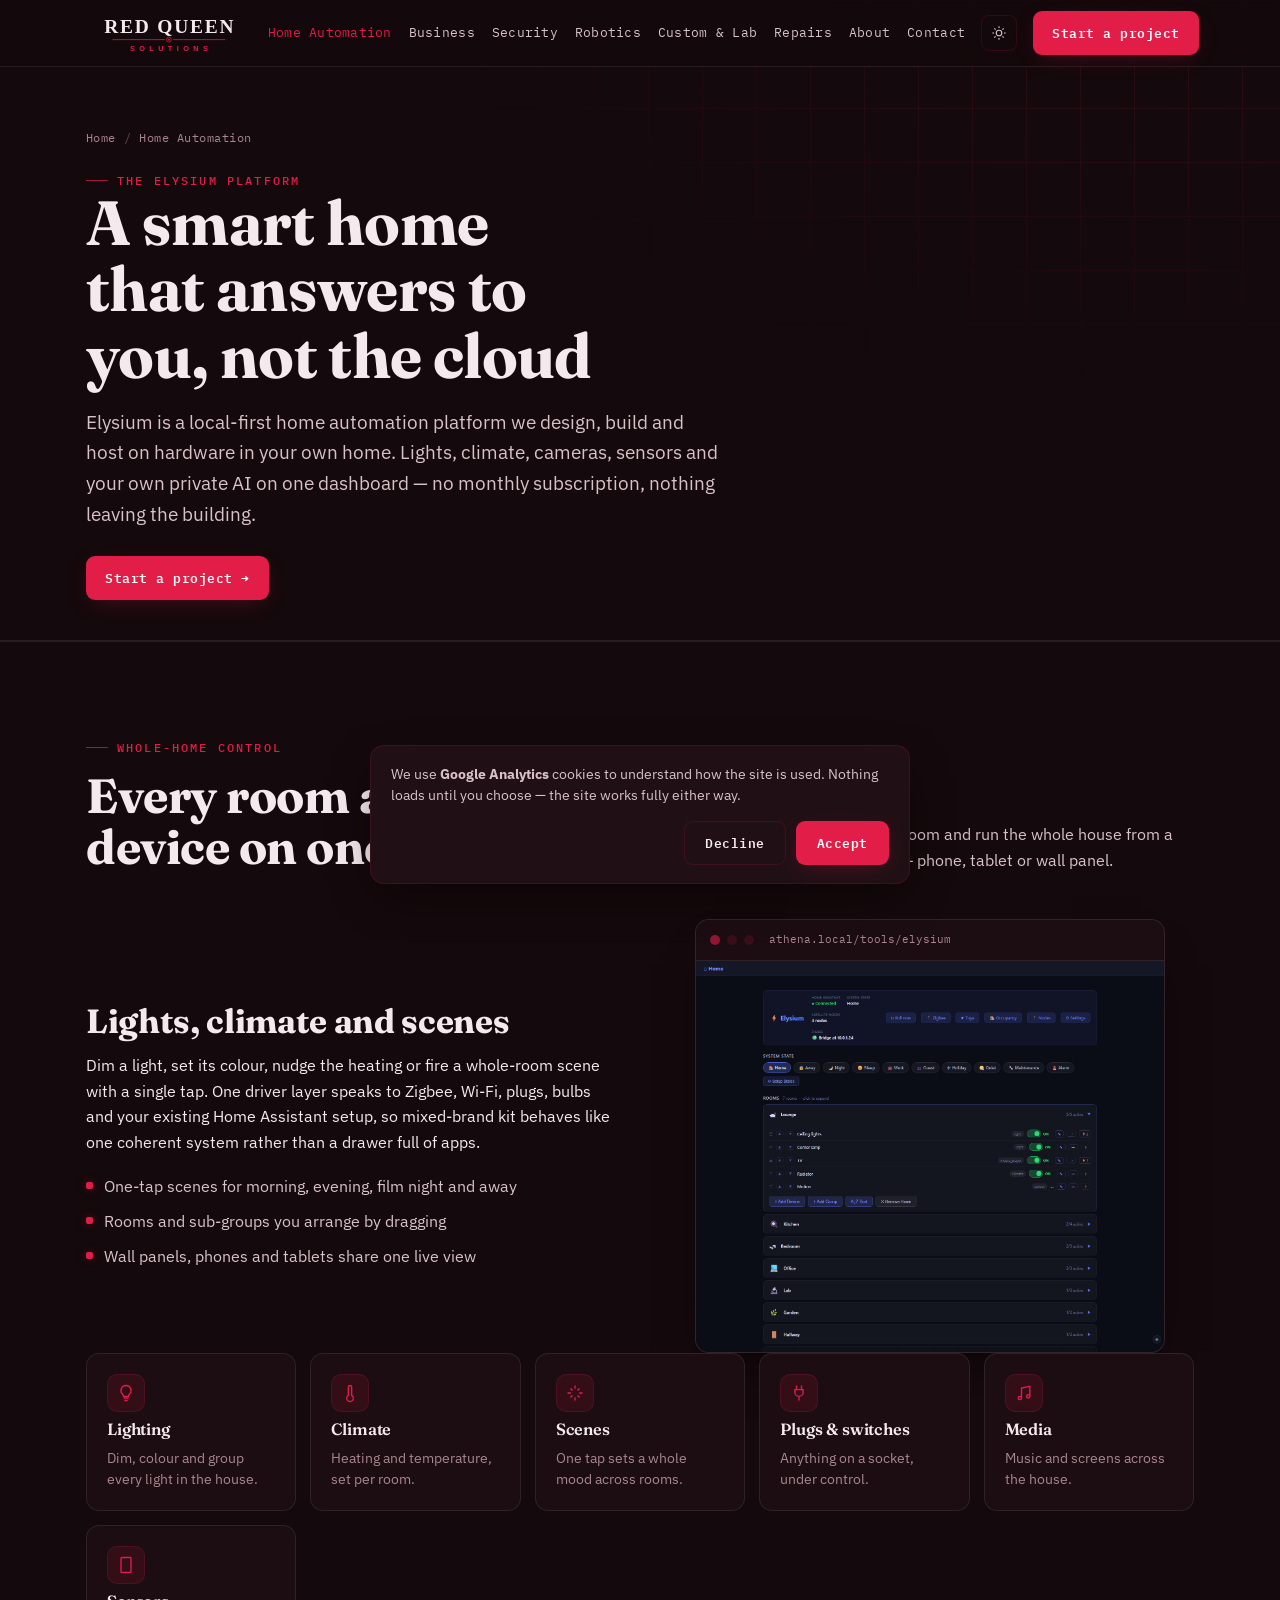
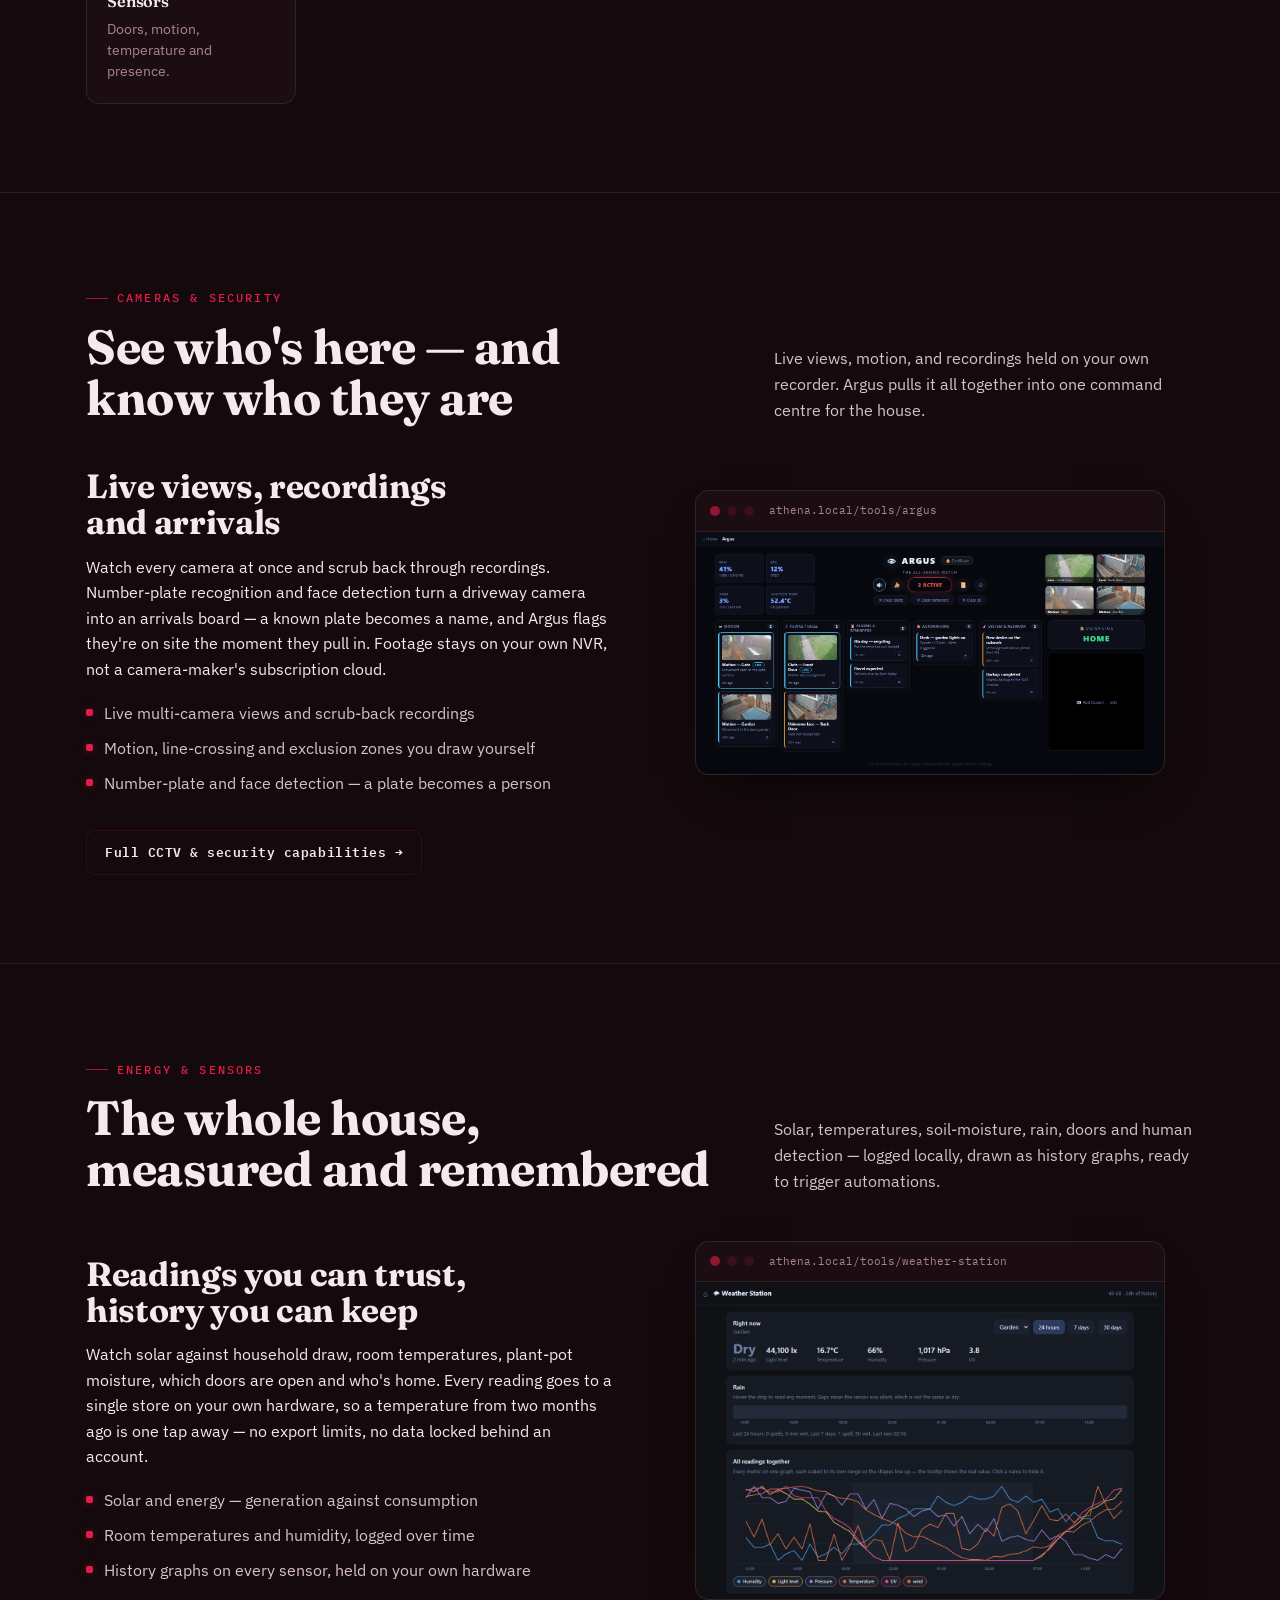
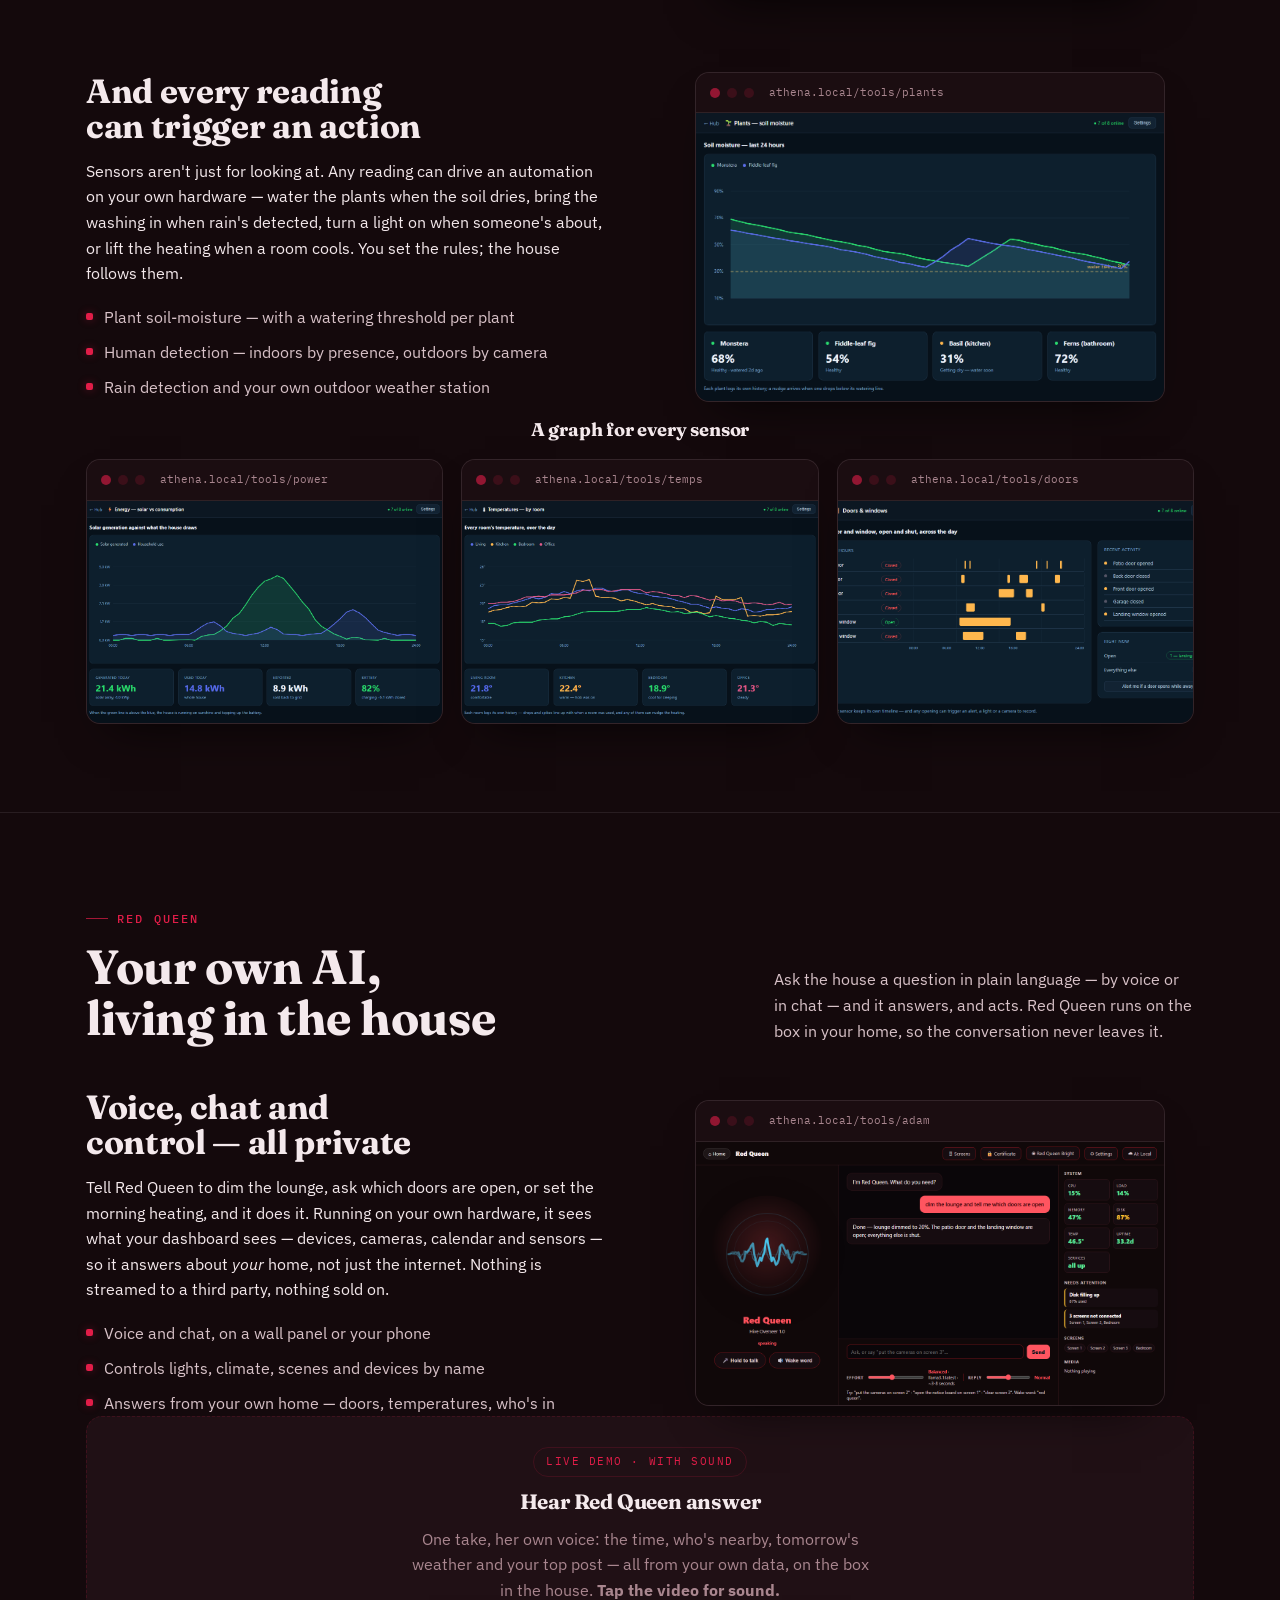
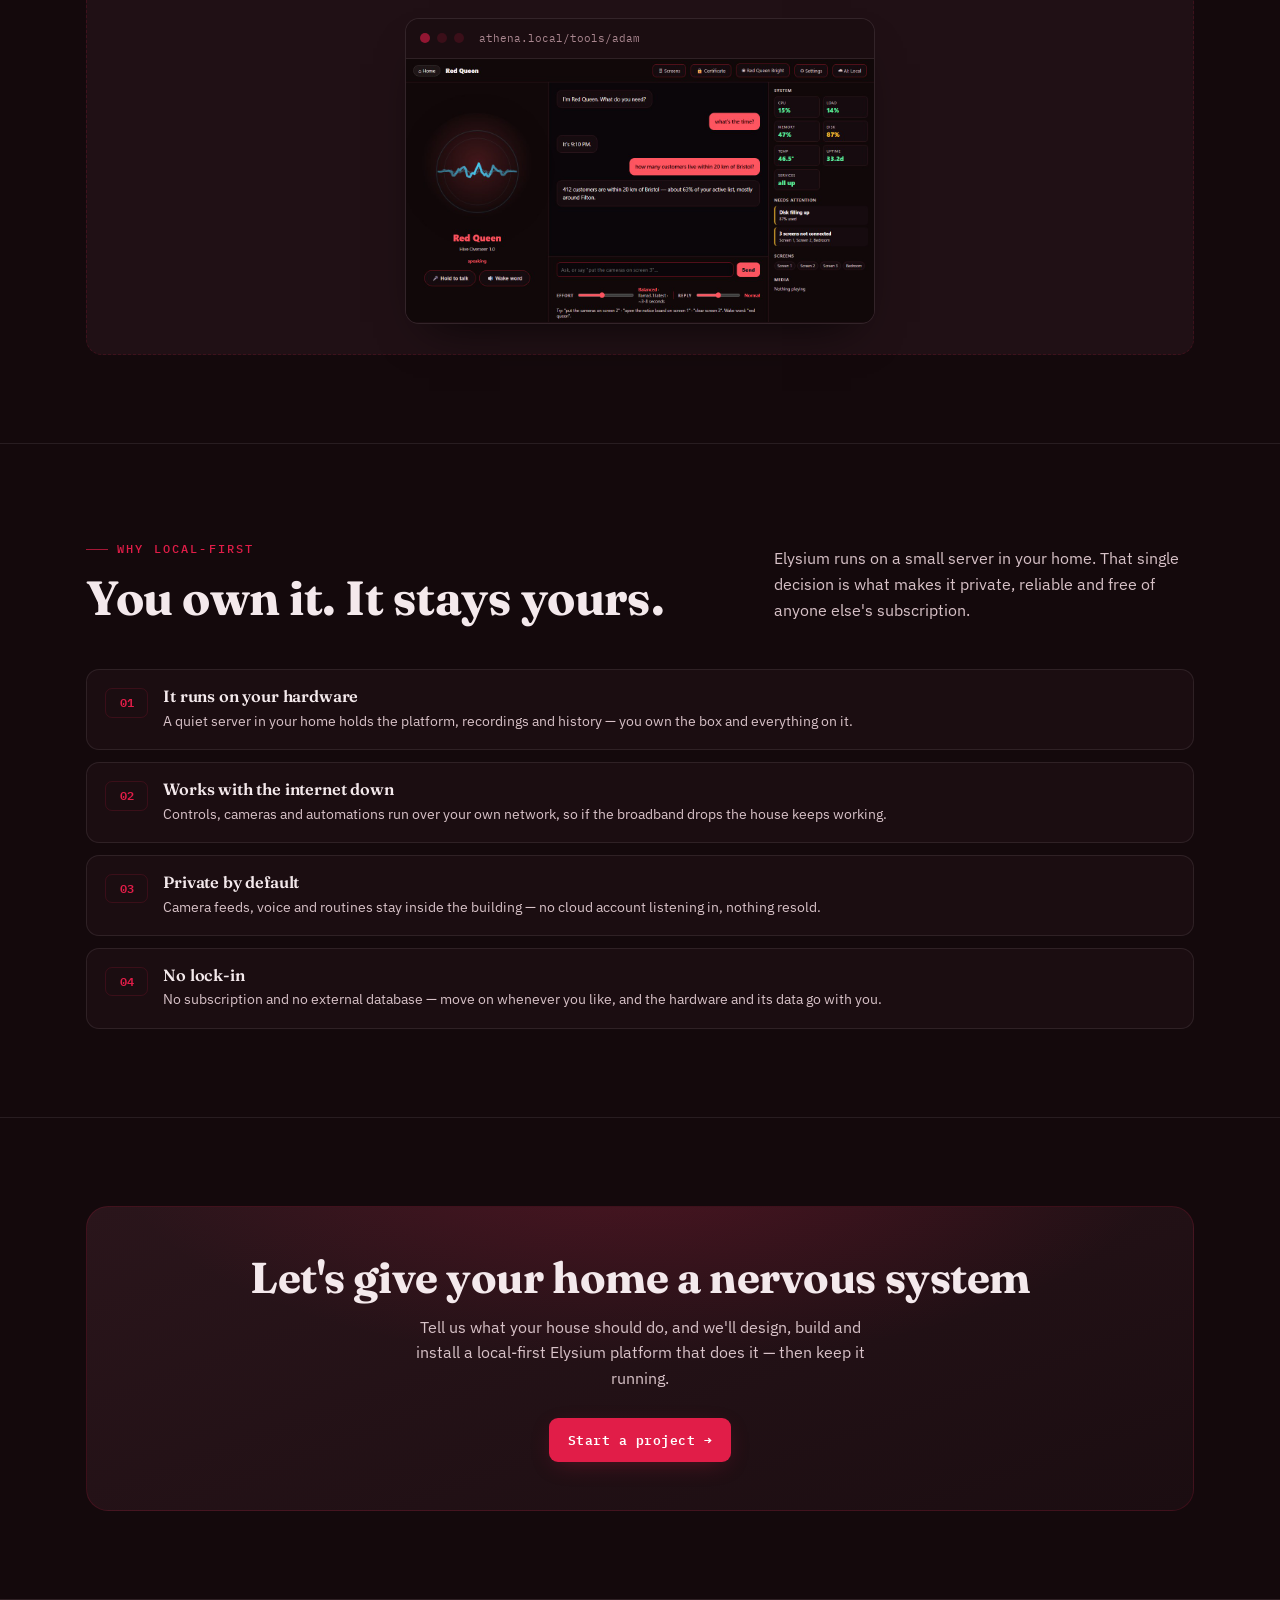
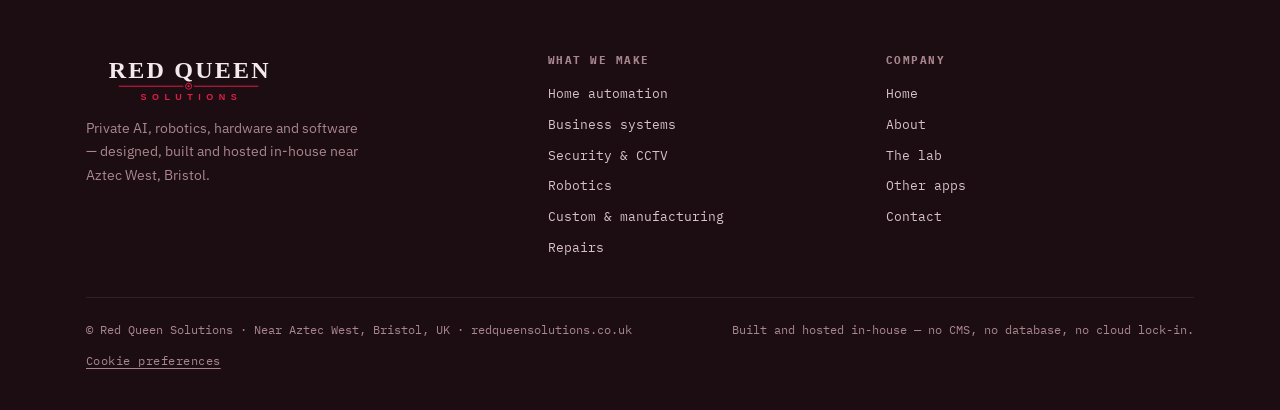
<file: home-automation.html>
<!doctype html>
<html lang="en-GB">
<head>
<meta charset="utf-8">
<meta name="viewport" content="width=device-width,initial-scale=1">
<title>Home Automation — Red Queen Solutions</title>
<meta name="description" content="Elysium is a local-first home automation platform — lights, climate, cameras, sensors and your own private AI — designed, built and hosted on hardware in your own home.">
<meta property="og:type" content="website">
<meta property="og:site_name" content="Red Queen Solutions">
<meta property="og:title" content="Home Automation — Red Queen Solutions">
<meta property="og:description" content="Elysium is a local-first home automation platform — lights, climate, cameras, sensors and your own private AI — designed, built and hosted on hardware in your own home.">
<meta property="og:url" content="https://redqueensolutions.co.uk/home-automation.html">
<meta property="og:image" content="https://redqueensolutions.co.uk/assets/RedQueenSolutions_colour.png">
<meta name="twitter:card" content="summary_large_image">
<link rel="icon" href="assets/favicon.svg">
<link rel="apple-touch-icon" href="assets/RedQueenSolutions_colour.png">
<meta name="theme-color" content="#e11d48">
<meta property="og:locale" content="en_GB">
<meta name="robots" content="index,follow,max-image-preview:large,max-snippet:-1">
<link rel="canonical" href="https://redqueensolutions.co.uk/home-automation.html">
<link rel="preconnect" href="https://fonts.googleapis.com">
<link rel="preconnect" href="https://fonts.gstatic.com" crossorigin>
<link rel="stylesheet" href="https://fonts.googleapis.com/css2?family=Fraunces:opsz,wght@9..144,500;9..144,600;9..144,700&family=IBM+Plex+Mono:wght@400;500;600&family=IBM+Plex+Sans:wght@400;500;600;700&display=swap">
<link rel="stylesheet" href="css/style.css?v=250929a">
<script type="application/ld+json">{"@context":"https://schema.org","@graph":[{"@type":"BreadcrumbList","itemListElement":[{"@type":"ListItem","position":1,"name":"Home","item":"https://redqueensolutions.co.uk/"},{"@type":"ListItem","position":2,"name":"Home Automation","item":"https://redqueensolutions.co.uk/home-automation.html"}]},{"@type":"Service","name":"Home automation & smart home installation","serviceType":"Home automation","provider":{"@type":"ProfessionalService","name":"Red Queen Solutions","url":"https://redqueensolutions.co.uk/"},"areaServed":["Bristol","South West England","United Kingdom"],"description":"Local-first smart home — lights, climate, cameras, energy and sensors with your own private AI, designed, built and hosted on hardware in your own home."}]}</script>
<script>(function(){try{var r=document.documentElement;r.setAttribute('data-accent','crimson');r.setAttribute('data-mode',localStorage.getItem('rq-mode')||'dark');}catch(e){}})();</script>
</head>
<body>

<header class="nav" id="nav">
  <div class="wrap row">
    <a class="brand" href="index.html" aria-label="Red Queen Solutions — home">
      <svg class="logo" viewBox="0 0 1500 380" role="img" aria-label="Red Queen Solutions">
          <text class="rq" x="758" y="188" text-anchor="middle" font-family="Georgia,'Times New Roman',serif" font-weight="bold" font-size="176" letter-spacing="16">RED QUEEN</text>
          <line class="acc-stroke" x1="240" y1="250" x2="712" y2="250" stroke-width="7"/>
          <line class="acc-stroke" x1="788" y1="250" x2="1260" y2="250" stroke-width="7"/>
          <circle class="acc-stroke" cx="750" cy="250" r="22" stroke-width="7"/>
          <circle class="acc-fill" cx="750" cy="250" r="8"/>
          <text class="acc-fill" x="770" y="352" text-anchor="middle" font-family="Arial,Helvetica,sans-serif" font-weight="bold" font-size="66" letter-spacing="40">SOLUTIONS</text>
        </svg>
    </a>
    <button class="nav-burger" id="burger" type="button" aria-label="Menu" aria-expanded="false"><svg viewBox="0 0 24 24" fill="none" stroke="currentColor" stroke-width="2"><path d="M4 7h16M4 12h16M4 17h16"/></svg></button>
    <nav id="menu">
      <a href="home-automation.html" class="active">Home&nbsp;Automation</a>
      <a href="business.html">Business</a>
      <a href="security.html">Security</a>
      <a href="robotics.html">Robotics</a>
      <a href="make.html">Custom&nbsp;&amp;&nbsp;Lab</a>
      <a href="repairs.html">Repairs</a>
      <a href="about.html">About</a>
      <a href="contact.html">Contact</a>
    </nav>
    <div class="theme-ctl">
      <button class="tbtn icon" id="modeBtn" type="button" title="Light / dark" aria-label="Toggle light or dark"></button>
    </div>
    <a class="btn btn-primary" href="contact.html">Start a project</a>
  </div>
</header>

<main>
<section class="page-hero"><div class="wrap">
  <div class="crumb"><a href="index.html">Home</a><span>/</span>Home Automation</div>
  <span class="eyebrow">The Elysium platform</span>
  <h1>A smart home that answers to you, not the cloud</h1>
  <p class="intro">Elysium is a local-first home automation platform we design, build and host on hardware in your own home. Lights, climate, cameras, sensors and your own private AI on one dashboard — no monthly subscription, nothing leaving the building.</p>
  <div class="hero-cta"><a class="btn btn-primary" href="contact.html">Start a project →</a></div>
</div></section>

<section class="band" id="control"><div class="wrap">
  <div class="band-head"><div><span class="eyebrow">Whole-home control</span><h2>Every room and device on one screen</h2></div><p class="lead">Group devices by room and run the whole house from a single dashboard — phone, tablet or wall panel.</p></div>
  <div class="feature"><div>
    <h3>Lights, climate and scenes</h3>
    <p>Dim a light, set its colour, nudge the heating or fire a whole-room scene with a single tap. One driver layer speaks to Zigbee, Wi-Fi, plugs, bulbs and your existing Home Assistant setup, so mixed-brand kit behaves like one coherent system rather than a drawer full of apps.</p>
    <ul class="fx-list"><li>One-tap scenes for morning, evening, film night and away</li><li>Rooms and sub-groups you arrange by dragging</li><li>Wall panels, phones and tablets share one live view</li></ul>
  </div><div class="feature-media">
    <div class="shot"><div class="bar"><i></i><i></i><i></i><span class="url">athena.local/tools/elysium</span></div>
      <img src="assets/shot-elysium.png" alt="The Elysium smart-home dashboard — rooms with lights, climate and media on ON/OFF toggles, system-state scenes, automations and satellite nodes" loading="lazy" decoding="async" width="1440" height="1205"></div>
  </div></div>
  <div class="caps">
    <div class="cap"><div class="ic"><svg viewBox="0 0 24 24" fill="none" stroke="currentColor" stroke-width="1.6"><path d="M9 18h6M10 21h4M12 3a6 6 0 0 0-4 10.5c.7.7 1 1.3 1 2.5h6c0-1.2.3-1.8 1-2.5A6 6 0 0 0 12 3z"/></svg></div><h4>Lighting</h4><p>Dim, colour and group every light in the house.</p></div>
    <div class="cap"><div class="ic"><svg viewBox="0 0 24 24" fill="none" stroke="currentColor" stroke-width="1.6"><path d="M14 14.76V5a2 2 0 0 0-4 0v9.76a4 4 0 1 0 4 0z"/></svg></div><h4>Climate</h4><p>Heating and temperature, set per room.</p></div>
    <div class="cap"><div class="ic"><svg viewBox="0 0 24 24" fill="none" stroke="currentColor" stroke-width="1.6"><path d="M12 3v4M12 17v4M3 12h4M17 12h4M6.5 6.5l2.5 2.5M15 15l2.5 2.5M17.5 6.5L15 9M9 15l-2.5 2.5"/></svg></div><h4>Scenes</h4><p>One tap sets a whole mood across rooms.</p></div>
    <div class="cap"><div class="ic"><svg viewBox="0 0 24 24" fill="none" stroke="currentColor" stroke-width="1.6"><path d="M9 3v5M15 3v5M7 8h10v3a5 5 0 0 1-10 0zM12 16v5"/></svg></div><h4>Plugs &amp; switches</h4><p>Anything on a socket, under control.</p></div>
    <div class="cap"><div class="ic"><svg viewBox="0 0 24 24" fill="none" stroke="currentColor" stroke-width="1.6"><path d="M9 18V6l10-2v12"/><circle cx="7" cy="18" r="2"/><circle cx="17" cy="16" r="2"/></svg></div><h4>Media</h4><p>Music and screens across the house.</p></div>
    <div class="cap"><div class="ic"><svg viewBox="0 0 24 24" fill="none" stroke="currentColor" stroke-width="1.6"><rect x="6" y="3" width="12" height="18" rx="1"/><path d="M14 12h.01"/></svg></div><h4>Sensors</h4><p>Doors, motion, temperature and presence.</p></div>
  </div>
</div></section>

<section class="band" id="cameras"><div class="wrap">
  <div class="band-head"><div><span class="eyebrow">Cameras &amp; security</span><h2>See who's here — and know who they are</h2></div><p class="lead">Live views, motion, and recordings held on your own recorder. Argus pulls it all together into one command centre for the house.</p></div>
  <div class="feature flip"><div>
    <h3>Live views, recordings and arrivals</h3>
    <p>Watch every camera at once and scrub back through recordings. Number-plate recognition and face detection turn a driveway camera into an arrivals board — a known plate becomes a name, and Argus flags they're on site the moment they pull in. Footage stays on your own NVR, not a camera-maker's subscription cloud.</p>
    <ul class="fx-list"><li>Live multi-camera views and scrub-back recordings</li><li>Motion, line-crossing and exclusion zones you draw yourself</li><li>Number-plate and face detection — a plate becomes a person</li></ul>
  </div><div class="feature-media">
    <div class="shot"><div class="bar"><i></i><i></i><i></i><span class="url">athena.local/tools/argus</span></div>
      <img src="assets/shot-argus.png" alt="The Argus command centre — live camera feeds beside the alarm state, recent activity and system health, the one screen that shows the whole house at a glance" loading="lazy" decoding="async" width="1500" height="971"></div>
  </div></div>
  <div class="hero-cta" style="margin-top:34px"><a class="btn btn-ghost" href="security.html">Full CCTV &amp; security capabilities →</a></div>
</div></section>

<section class="band" id="sensors"><div class="wrap">
  <div class="band-head"><div><span class="eyebrow">Energy &amp; sensors</span><h2>The whole house, measured and remembered</h2></div><p class="lead">Solar, temperatures, soil-moisture, rain, doors and human detection — logged locally, drawn as history graphs, ready to trigger automations.</p></div>
  <div class="feature"><div>
    <h3>Readings you can trust, history you can keep</h3>
    <p>Watch solar against household draw, room temperatures, plant-pot moisture, which doors are open and who's home. Every reading goes to a single store on your own hardware, so a temperature from two months ago is one tap away — no export limits, no data locked behind an account.</p>
    <ul class="fx-list"><li>Solar and energy — generation against consumption</li><li>Room temperatures and humidity, logged over time</li><li>History graphs on every sensor, held on your own hardware</li></ul>
  </div><div class="feature-media">
    <div class="shot"><div class="bar"><i></i><i></i><i></i><span class="url">athena.local/tools/weather-station</span></div>
      <img src="assets/shot-weather.png" alt="A sensor history dashboard — temperature, humidity, rain, pressure, light and UV from an outdoor weather station, plotted across the day with day/night shading" loading="lazy" decoding="async" width="1200" height="812"></div>
  </div></div>

  <div class="feature flip"><div>
    <h3>And every reading can trigger an action</h3>
    <p>Sensors aren't just for looking at. Any reading can drive an automation on your own hardware — water the plants when the soil dries, bring the washing in when rain's detected, turn a light on when someone's about, or lift the heating when a room cools. You set the rules; the house follows them.</p>
    <ul class="fx-list"><li>Plant soil-moisture — with a watering threshold per plant</li><li>Human detection — indoors by presence, outdoors by camera</li><li>Rain detection and your own outdoor weather station</li></ul>
  </div><div class="feature-media">
    <div class="shot"><div class="bar"><i></i><i></i><i></i><span class="url">athena.local/tools/plants</span></div>
      <img src="assets/shot-plants.png" alt="A soil-moisture history graph — each plant's moisture plotted across the day against a watering-threshold line, with per-plant status cards below (demo data)" loading="lazy" decoding="async" width="1200" height="737"></div>
  </div></div>

  <div class="graph-gallery">
    <h3 class="gg-h">A graph for every sensor</h3>
    <div class="gg-grid gg-uniform">
      <div class="shot"><div class="bar"><i></i><i></i><i></i><span class="url">athena.local/tools/power</span></div>
        <img src="assets/shot-power.png" alt="A solar-vs-consumption graph — solar generation plotted against household use across the day, with generated, used, exported and battery totals (demo data)" loading="lazy" decoding="async" width="1120" height="685"></div>
      <div class="shot"><div class="bar"><i></i><i></i><i></i><span class="url">athena.local/tools/temps</span></div>
        <img src="assets/shot-temps.png" alt="A room-temperature graph — living room, kitchen, bedroom and office temperatures across the day, with the current reading per room (demo data)" loading="lazy" decoding="async" width="1120" height="685"></div>
      <div class="shot"><div class="bar"><i></i><i></i><i></i><span class="url">athena.local/tools/doors</span></div>
        <img src="assets/shot-doors.png" alt="A door-and-window activity timeline — each contact sensor's open periods across the day beside a recent-activity list (demo data)" loading="lazy" decoding="async" width="1120" height="593"></div>
    </div>
  </div>
</div></section>

<section class="band" id="red-queen"><div class="wrap">
  <div class="band-head"><div><span class="eyebrow">Red Queen</span><h2>Your own AI, living in the house</h2></div><p class="lead">Ask the house a question in plain language — by voice or in chat — and it answers, and acts. Red Queen runs on the box in your home, so the conversation never leaves it.</p></div>
  <div class="feature flip"><div>
    <h3>Voice, chat and control — all private</h3>
    <p>Tell Red Queen to dim the lounge, ask which doors are open, or set the morning heating, and it does it. Running on your own hardware, it sees what your dashboard sees — devices, cameras, calendar and sensors — so it answers about <em>your</em> home, not just the internet. Nothing is streamed to a third party, nothing sold on.</p>
    <ul class="fx-list"><li>Voice and chat, on a wall panel or your phone</li><li>Controls lights, climate, scenes and devices by name</li><li>Answers from your own home — doors, temperatures, who's in</li></ul>
  </div><div class="feature-media">
    <div class="shot"><div class="bar"><i></i><i></i><i></i><span class="url">athena.local/tools/adam</span></div>
      <img src="assets/shot-redqueen.png" alt="The Red Queen assistant — asked to dim the lounge and report which doors are open, answering from the home's own data with the avatar mid-speech and live system vitals alongside (demo data)" loading="lazy" decoding="async" width="1280" height="720"></div>
  </div></div>
  <div class="demo"><span class="badge">Live demo · with sound</span><h3>Hear Red Queen answer</h3><p>One take, her own voice: the time, who's nearby, tomorrow's weather and your top post — all from your own data, on the box in the house. <b>Tap the video for sound.</b></p>
    <div class="shot"><div class="bar"><i></i><i></i><i></i><span class="url">athena.local/tools/adam</span></div>
      <video src="assets/rq-showcase.mp4" poster="assets/rq-showcase.jpg" muted loop autoplay playsinline preload="metadata" width="1280" height="720" aria-label="Red Queen answering four questions aloud in her own voice"></video></div></div>
</div></section>

<section class="band" id="local-first"><div class="wrap">
  <div class="band-head"><div><span class="eyebrow">Why local-first</span><h2>You own it. It stays yours.</h2></div><p class="lead">Elysium runs on a small server in your home. That single decision is what makes it private, reliable and free of anyone else's subscription.</p></div>
  <div class="pillars">
    <div class="pillar"><span class="n">01</span><div><h4>It runs on your hardware</h4><p>A quiet server in your home holds the platform, recordings and history — you own the box and everything on it.</p></div></div>
    <div class="pillar"><span class="n">02</span><div><h4>Works with the internet down</h4><p>Controls, cameras and automations run over your own network, so if the broadband drops the house keeps working.</p></div></div>
    <div class="pillar"><span class="n">03</span><div><h4>Private by default</h4><p>Camera feeds, voice and routines stay inside the building — no cloud account listening in, nothing resold.</p></div></div>
    <div class="pillar"><span class="n">04</span><div><h4>No lock-in</h4><p>No subscription and no external database — move on whenever you like, and the hardware and its data go with you.</p></div></div>
  </div>
</div></section>

<section class="band"><div class="wrap"><div class="cta">
  <h2>Let's give your home a nervous system</h2>
  <p>Tell us what your house should do, and we'll design, build and install a local-first Elysium platform that does it — then keep it running.</p>
  <a class="btn btn-primary" href="contact.html">Start a project →</a>
</div></div></section>
</main>

<footer>
  <div class="wrap">
    <div class="foot">
      <div>
        <a class="brand" href="index.html" aria-label="Red Queen Solutions — home">
          <svg class="logo" viewBox="0 0 1500 380" role="img" aria-label="Red Queen Solutions">
          <text class="rq" x="758" y="188" text-anchor="middle" font-family="Georgia,'Times New Roman',serif" font-weight="bold" font-size="176" letter-spacing="16">RED QUEEN</text>
          <line class="acc-stroke" x1="240" y1="250" x2="712" y2="250" stroke-width="7"/>
          <line class="acc-stroke" x1="788" y1="250" x2="1260" y2="250" stroke-width="7"/>
          <circle class="acc-stroke" cx="750" cy="250" r="22" stroke-width="7"/>
          <circle class="acc-fill" cx="750" cy="250" r="8"/>
          <text class="acc-fill" x="770" y="352" text-anchor="middle" font-family="Arial,Helvetica,sans-serif" font-weight="bold" font-size="66" letter-spacing="40">SOLUTIONS</text>
        </svg>
        </a>
        <p class="about">Private AI, robotics, hardware and software — designed, built and hosted in-house near Aztec West, Bristol.</p>
      </div>
      <div><h5>What we make</h5><div class="foot-col">
        <a href="home-automation.html">Home automation</a>
        <a href="business.html">Business systems</a>
        <a href="security.html">Security &amp; CCTV</a>
        <a href="robotics.html">Robotics</a>
        <a href="make.html">Custom &amp; manufacturing</a>
        <a href="repairs.html">Repairs</a>
      </div></div>
      <div><h5>Company</h5><div class="foot-col">
        <a href="index.html">Home</a>
        <a href="about.html">About</a>
        <a href="make.html#lab">The lab</a>
        <a href="apps.html">Other apps</a>
        <a href="contact.html">Contact</a>
      </div></div>
    </div>
    <div class="foot-meta">
      <span>© Red Queen Solutions · Near Aztec West, Bristol, UK · redqueensolutions.co.uk</span>
      <span>Built and hosted in-house — no CMS, no database, no cloud lock-in.</span>
    </div>
  </div>
</footer>

<script src="js/main.js?v=250929a"></script>
</body>
</html>
</file>
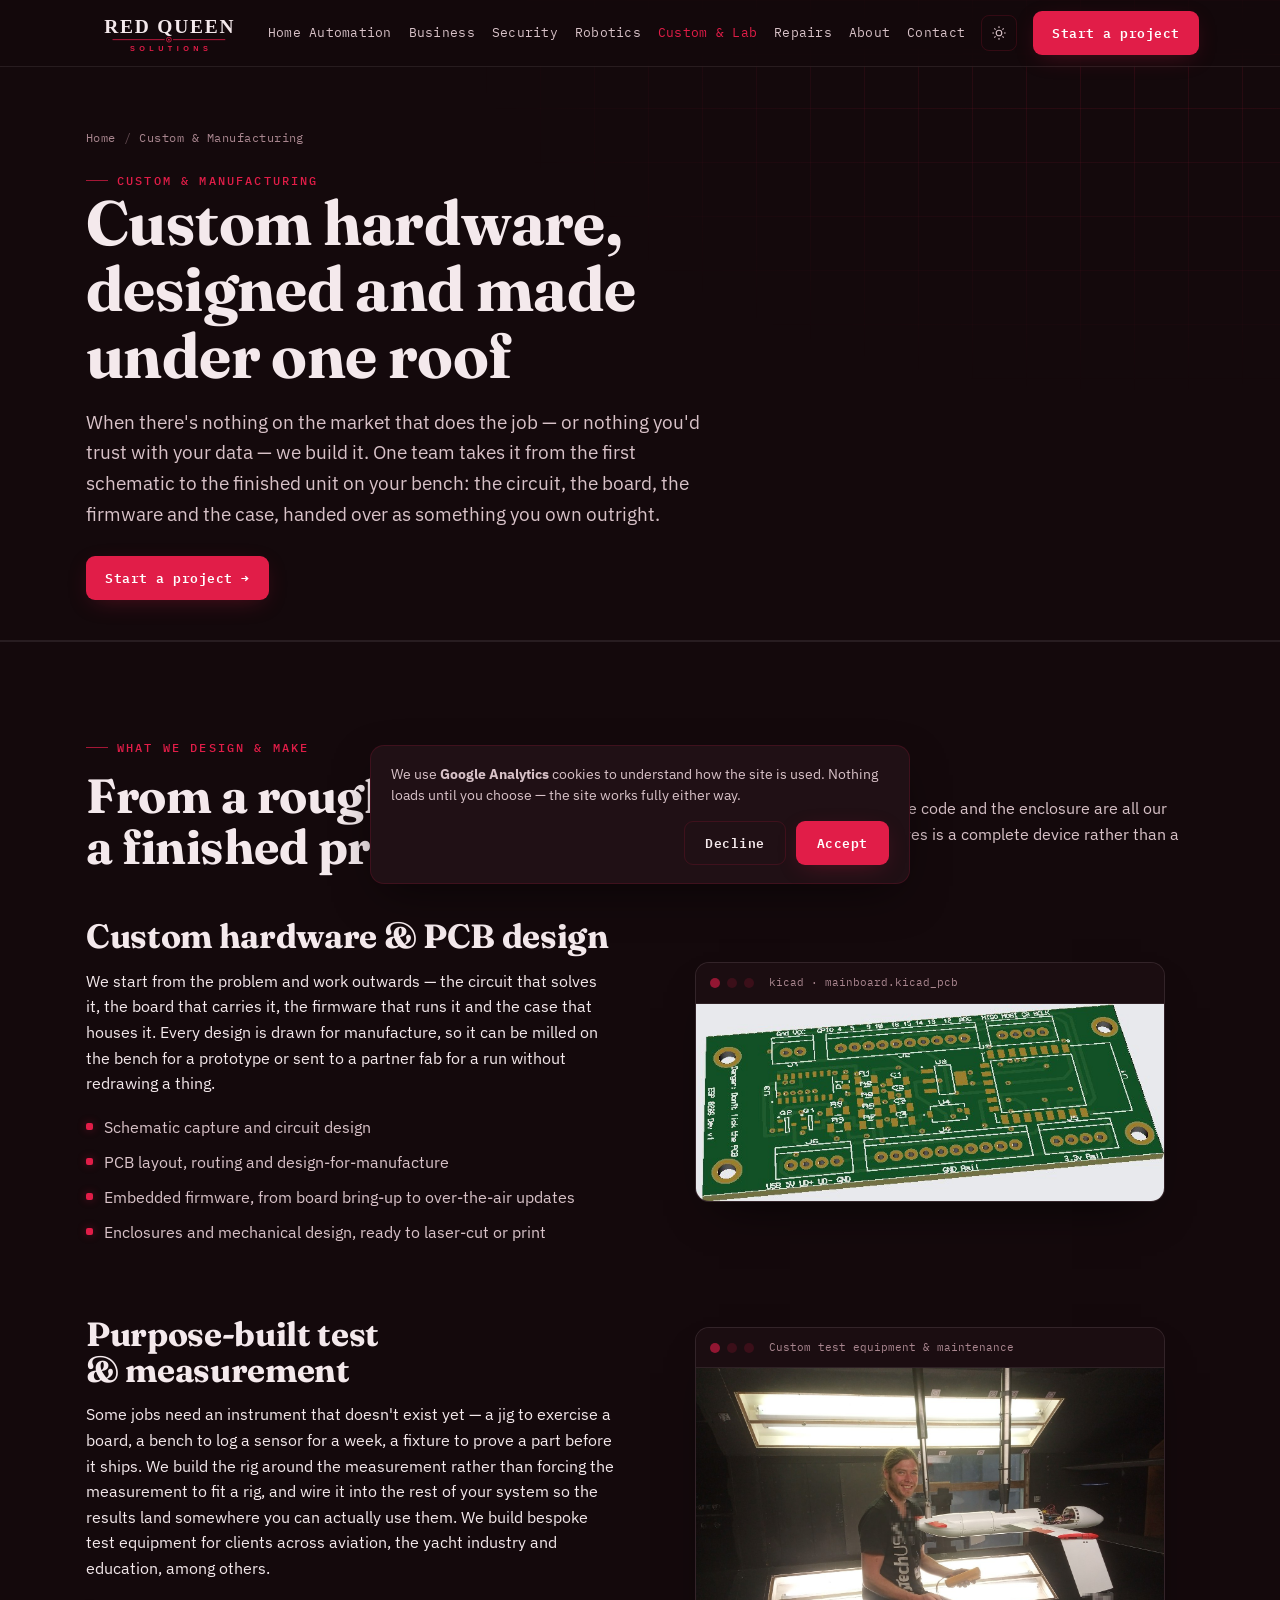
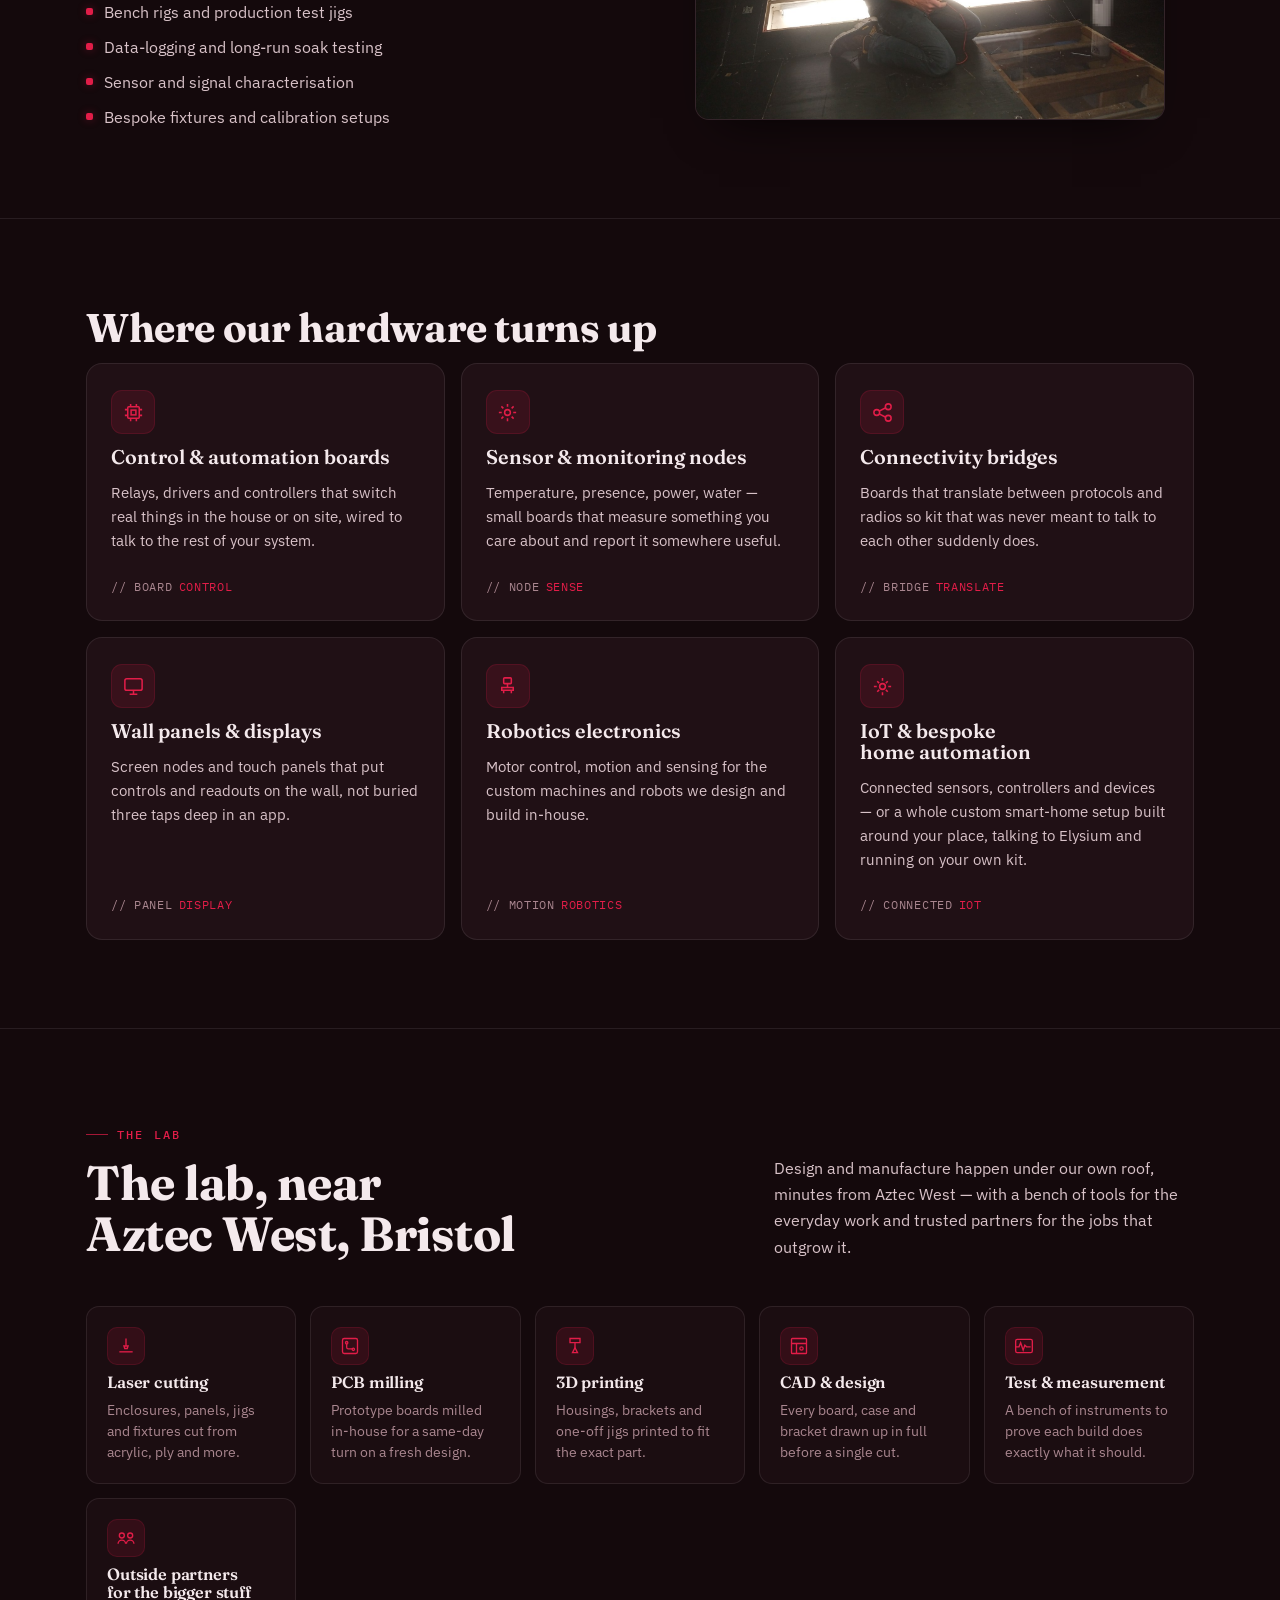
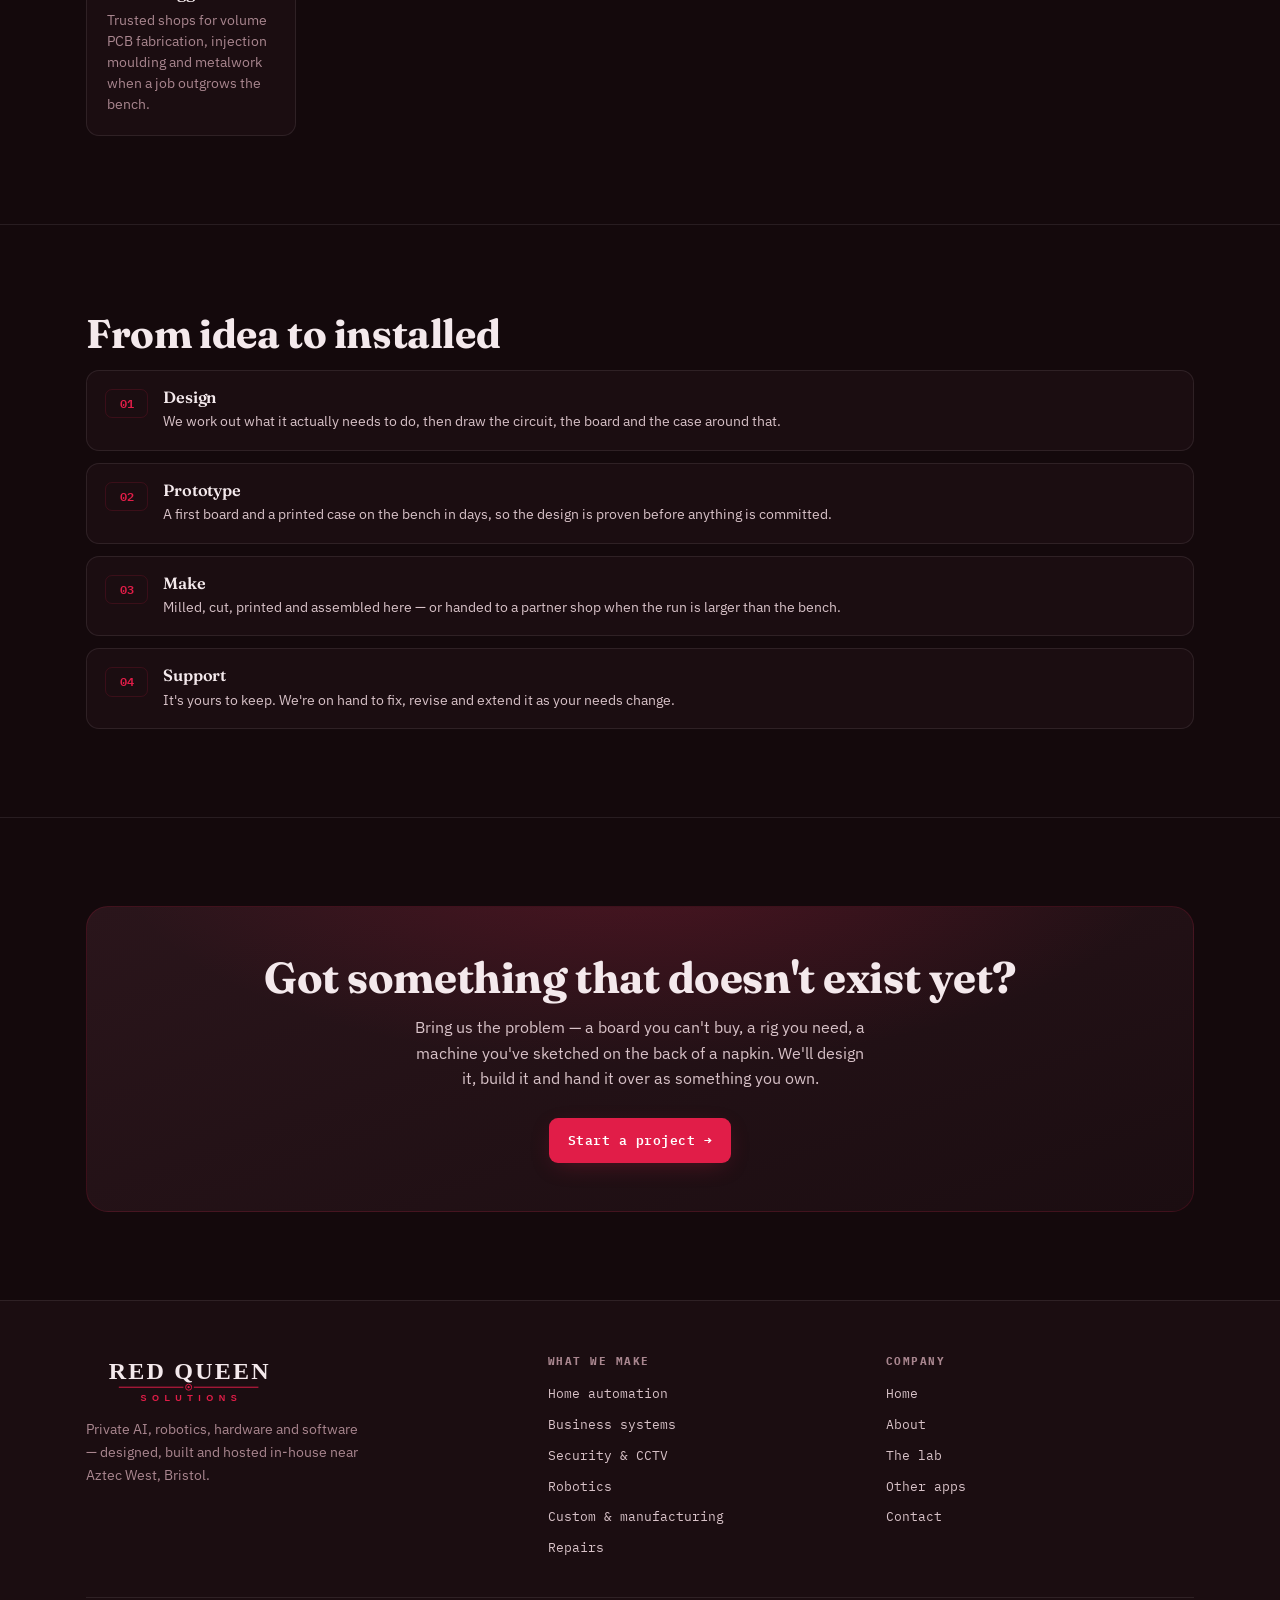
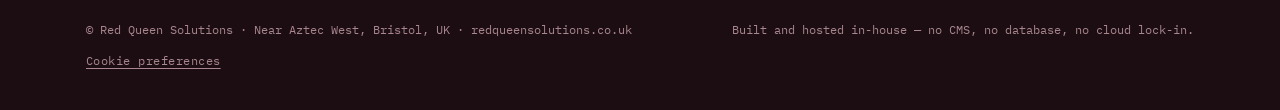
<file: make.html>
<!doctype html>
<html lang="en-GB">
<head>
<meta charset="utf-8">
<meta name="viewport" content="width=device-width,initial-scale=1">
<title>Electronics Engineering, PCB Design & Manufacturing · Bristol — Red Queen Solutions</title>
<meta name="description" content="Custom hardware, PCB design, embedded firmware and purpose-built test rigs — designed and made in our own lab near Aztec West, Bristol, with trusted partners for the larger jobs.">
<meta property="og:type" content="website">
<meta property="og:site_name" content="Red Queen Solutions">
<meta property="og:title" content="Electronics Engineering, PCB Design & Manufacturing · Bristol — Red Queen Solutions">
<meta property="og:description" content="Custom hardware, PCB design, embedded firmware and purpose-built test rigs — designed and made in our own lab near Aztec West, Bristol, with trusted partners for the larger jobs.">
<meta property="og:url" content="https://redqueensolutions.co.uk/make.html">
<meta property="og:image" content="https://redqueensolutions.co.uk/assets/RedQueenSolutions_colour.png">
<meta name="twitter:card" content="summary_large_image">
<link rel="icon" href="assets/favicon.svg">
<link rel="apple-touch-icon" href="assets/RedQueenSolutions_colour.png">
<meta name="theme-color" content="#e11d48">
<meta property="og:locale" content="en_GB">
<meta name="robots" content="index,follow,max-image-preview:large,max-snippet:-1">
<link rel="canonical" href="https://redqueensolutions.co.uk/make.html">
<link rel="preconnect" href="https://fonts.googleapis.com">
<link rel="preconnect" href="https://fonts.gstatic.com" crossorigin>
<link rel="stylesheet" href="https://fonts.googleapis.com/css2?family=Fraunces:opsz,wght@9..144,500;9..144,600;9..144,700&family=IBM+Plex+Mono:wght@400;500;600&family=IBM+Plex+Sans:wght@400;500;600;700&display=swap">
<link rel="stylesheet" href="css/style.css?v=250929a">
<script type="application/ld+json">{"@context":"https://schema.org","@graph":[{"@type":"BreadcrumbList","itemListElement":[{"@type":"ListItem","position":1,"name":"Home","item":"https://redqueensolutions.co.uk/"},{"@type":"ListItem","position":2,"name":"Custom & Manufacturing","item":"https://redqueensolutions.co.uk/make.html"}]},{"@type":"Service","name":"Bespoke electronics, PCB design & manufacturing","serviceType":"Electronics design and manufacturing","provider":{"@type":"ProfessionalService","name":"Red Queen Solutions","url":"https://redqueensolutions.co.uk/"},"areaServed":["Bristol","South West England","United Kingdom"],"description":"Custom hardware, PCB design, embedded firmware, enclosures and purpose-built test equipment — designed and made in our own lab near Aztec West, Bristol."}]}</script>
<script>(function(){try{var r=document.documentElement;r.setAttribute('data-accent','crimson');r.setAttribute('data-mode',localStorage.getItem('rq-mode')||'dark');}catch(e){}})();</script>
</head>
<body>

<header class="nav" id="nav">
  <div class="wrap row">
    <a class="brand" href="index.html" aria-label="Red Queen Solutions — home">
      <svg class="logo" viewBox="0 0 1500 380" role="img" aria-label="Red Queen Solutions">
          <text class="rq" x="758" y="188" text-anchor="middle" font-family="Georgia,'Times New Roman',serif" font-weight="bold" font-size="176" letter-spacing="16">RED QUEEN</text>
          <line class="acc-stroke" x1="240" y1="250" x2="712" y2="250" stroke-width="7"/>
          <line class="acc-stroke" x1="788" y1="250" x2="1260" y2="250" stroke-width="7"/>
          <circle class="acc-stroke" cx="750" cy="250" r="22" stroke-width="7"/>
          <circle class="acc-fill" cx="750" cy="250" r="8"/>
          <text class="acc-fill" x="770" y="352" text-anchor="middle" font-family="Arial,Helvetica,sans-serif" font-weight="bold" font-size="66" letter-spacing="40">SOLUTIONS</text>
        </svg>
    </a>
    <button class="nav-burger" id="burger" type="button" aria-label="Menu" aria-expanded="false"><svg viewBox="0 0 24 24" fill="none" stroke="currentColor" stroke-width="2"><path d="M4 7h16M4 12h16M4 17h16"/></svg></button>
    <nav id="menu">
      <a href="home-automation.html">Home&nbsp;Automation</a>
      <a href="business.html">Business</a>
      <a href="security.html">Security</a>
      <a href="robotics.html">Robotics</a>
      <a href="make.html" class="active">Custom&nbsp;&amp;&nbsp;Lab</a>
      <a href="repairs.html">Repairs</a>
      <a href="about.html">About</a>
      <a href="contact.html">Contact</a>
    </nav>
    <div class="theme-ctl">
      <button class="tbtn icon" id="modeBtn" type="button" title="Light / dark" aria-label="Toggle light or dark"></button>
    </div>
    <a class="btn btn-primary" href="contact.html">Start a project</a>
  </div>
</header>

<main>
<section class="page-hero"><div class="wrap">
  <div class="crumb"><a href="index.html">Home</a><span>/</span>Custom &amp; Manufacturing</div>
  <span class="eyebrow">Custom &amp; Manufacturing</span>
  <h1>Custom hardware, designed and made under one roof</h1>
  <p class="intro">When there's nothing on the market that does the job — or nothing you'd trust with your data — we build it. One team takes it from the first schematic to the finished unit on your bench: the circuit, the board, the firmware and the case, handed over as something you own outright.</p>
  <div class="hero-cta"><a class="btn btn-primary" href="contact.html">Start a project →</a></div>
</div></section>

<section class="band" id="make"><div class="wrap">
  <div class="band-head"><div><span class="eyebrow">What we design &amp; make</span><h2>From a rough idea to a finished product</h2></div><p class="lead">The electronics, the code and the enclosure are all our work, so what arrives is a complete device rather than a bag of parts.</p></div>

  <div class="feature"><div>
    <h3>Custom hardware &amp; PCB design</h3>
    <p>We start from the problem and work outwards — the circuit that solves it, the board that carries it, the firmware that runs it and the case that houses it. Every design is drawn for manufacture, so it can be milled on the bench for a prototype or sent to a partner fab for a run without redrawing a thing.</p>
    <ul class="fx-list">
      <li>Schematic capture and circuit design</li>
      <li>PCB layout, routing and design-for-manufacture</li>
      <li>Embedded firmware, from board bring-up to over-the-air updates</li>
      <li>Enclosures and mechanical design, ready to laser-cut or print</li>
    </ul>
  </div><div class="feature-media">
    <div class="shot"><div class="bar"><i></i><i></i><i></i><span class="url">kicad · mainboard.kicad_pcb</span></div>
      <img src="assets/pcb-esp8266.jpg" alt="A custom ESP8266 development board designed in KiCad — a bare PCB with labelled GPIO, ADC and SPI headers, USB input and 5V/3.3V power rails" loading="lazy" decoding="async" width="727" height="307"></div>
  </div></div>

  <div class="feature flip"><div>
    <h3>Purpose-built test &amp; measurement</h3>
    <p>Some jobs need an instrument that doesn't exist yet — a jig to exercise a board, a bench to log a sensor for a week, a fixture to prove a part before it ships. We build the rig around the measurement rather than forcing the measurement to fit a rig, and wire it into the rest of your system so the results land somewhere you can actually use them. We build bespoke test equipment for clients across aviation, the yacht industry and education, among others.</p>
    <ul class="fx-list">
      <li>Bench rigs and production test jigs</li>
      <li>Data-logging and long-run soak testing</li>
      <li>Sensor and signal characterisation</li>
      <li>Bespoke fixtures and calibration setups</li>
    </ul>
  </div><div class="feature-media">
    <div class="shot"><div class="bar"><i></i><i></i><i></i><span class="url">Custom test equipment &amp; maintenance</span></div><img src="assets/aero-rig.jpg" alt="A bespoke aero test rig set up in a wind tunnel — a UAV mounted and instrumented for measurement" loading="lazy" decoding="async" width="1500" height="1125"></div>
  </div></div>
</div></section>

<section class="band"><div class="wrap">
  <h2 class="section-title">Where our hardware turns up</h2>
  <div class="grid">
    <article class="card">
      <div class="ic"><svg viewBox="0 0 24 24" fill="none" stroke="currentColor" stroke-width="1.6"><rect x="6" y="6" width="12" height="12" rx="1"/><rect x="9.5" y="9.5" width="5" height="5"/><path d="M9 6V3M15 6V3M9 21v-3M15 21v-3M6 9H3M6 15H3M21 9h-3M21 15h-3"/></svg></div>
      <h3>Control &amp; automation boards</h3>
      <p>Relays, drivers and controllers that switch real things in the house or on site, wired to talk to the rest of your system.</p>
      <div class="tag">// board <span>control</span></div>
    </article>
    <article class="card">
      <div class="ic"><svg viewBox="0 0 24 24" fill="none" stroke="currentColor" stroke-width="1.6"><circle cx="12" cy="12" r="3"/><path d="M12 3v3M12 18v3M3 12h3M18 12h3M5.6 5.6l2.1 2.1M16.3 16.3l2.1 2.1M18.4 5.6l-2.1 2.1M7.7 16.3l-2.1 2.1"/></svg></div>
      <h3>Sensor &amp; monitoring nodes</h3>
      <p>Temperature, presence, power, water — small boards that measure something you care about and report it somewhere useful.</p>
      <div class="tag">// node <span>sense</span></div>
    </article>
    <article class="card">
      <div class="ic"><svg viewBox="0 0 24 24" fill="none" stroke="currentColor" stroke-width="1.6"><circle cx="6" cy="12" r="3"/><circle cx="18" cy="6" r="3"/><circle cx="18" cy="18" r="3"/><path d="M8.5 10.6 15.4 7.1M8.5 13.4 15.4 16.9"/></svg></div>
      <h3>Connectivity bridges</h3>
      <p>Boards that translate between protocols and radios so kit that was never meant to talk to each other suddenly does.</p>
      <div class="tag">// bridge <span>translate</span></div>
    </article>
    <article class="card">
      <div class="ic"><svg viewBox="0 0 24 24" fill="none" stroke="currentColor" stroke-width="1.6"><rect x="3" y="4" width="18" height="12" rx="2"/><path d="M8 20h8M12 16v4"/></svg></div>
      <h3>Wall panels &amp; displays</h3>
      <p>Screen nodes and touch panels that put controls and readouts on the wall, not buried three taps deep in an app.</p>
      <div class="tag">// panel <span>display</span></div>
    </article>
    <article class="card">
      <div class="ic"><svg viewBox="0 0 24 24" fill="none" stroke="currentColor" stroke-width="1.6"><rect x="8" y="3" width="8" height="6" rx="1"/><path d="M12 9v4M6 13h12v3H6z"/><path d="M8 16v3M16 16v3"/></svg></div>
      <h3>Robotics electronics</h3>
      <p>Motor control, motion and sensing for the custom machines and robots we design and build in-house.</p>
      <div class="tag">// motion <span>robotics</span></div>
    </article>
    <article class="card">
      <div class="ic"><svg viewBox="0 0 24 24" fill="none" stroke="currentColor" stroke-width="1.6"><circle cx="12" cy="12" r="3"/><path d="M12 3v3M12 18v3M3 12h3M18 12h3M6.5 6.5l2 2M15.5 15.5l2 2M17.5 6.5l-2 2M8.5 15.5l-2 2"/></svg></div>
      <h3>IoT &amp; bespoke home automation</h3>
      <p>Connected sensors, controllers and devices — or a whole custom smart-home setup built around your place, talking to Elysium and running on your own kit.</p>
      <div class="tag">// connected <span>iot</span></div>
    </article>
  </div>
</div></section>

<section class="band" id="lab"><div class="wrap">
  <div class="band-head"><div><span class="eyebrow">The lab</span><h2>The lab, near Aztec West, Bristol</h2></div><p class="lead">Design and manufacture happen under our own roof, minutes from Aztec West — with a bench of tools for the everyday work and trusted partners for the jobs that outgrow it.</p></div>

  <div class="caps">
    <div class="cap">
      <div class="ic"><svg viewBox="0 0 24 24" fill="none" stroke="currentColor" stroke-width="1.6"><path d="M12 3v9"/><path d="M9.5 12h5l-1 3h-3z"/><path d="M4 19h16"/></svg></div>
      <h4>Laser cutting</h4>
      <p>Enclosures, panels, jigs and fixtures cut from acrylic, ply and more.</p>
    </div>
    <div class="cap">
      <div class="ic"><svg viewBox="0 0 24 24" fill="none" stroke="currentColor" stroke-width="1.6"><rect x="3" y="3" width="18" height="18" rx="2"/><circle cx="8" cy="8" r="1.4"/><circle cx="16" cy="16" r="1.4"/><path d="M8 9.4v4a2 2 0 0 0 2 2h4.6"/></svg></div>
      <h4>PCB milling</h4>
      <p>Prototype boards milled in-house for a same-day turn on a fresh design.</p>
    </div>
    <div class="cap">
      <div class="ic"><svg viewBox="0 0 24 24" fill="none" stroke="currentColor" stroke-width="1.6"><path d="M6 3h12v5H6z"/><path d="M12 8v6"/><path d="M9 20h6l-3-6z"/></svg></div>
      <h4>3D printing</h4>
      <p>Housings, brackets and one-off jigs printed to fit the exact part.</p>
    </div>
    <div class="cap">
      <div class="ic"><svg viewBox="0 0 24 24" fill="none" stroke="currentColor" stroke-width="1.6"><rect x="3" y="3" width="18" height="18" rx="1"/><path d="M3 9h18M9 21V9"/><circle cx="15" cy="15" r="2"/></svg></div>
      <h4>CAD &amp; design</h4>
      <p>Every board, case and bracket drawn up in full before a single cut.</p>
    </div>
    <div class="cap">
      <div class="ic"><svg viewBox="0 0 24 24" fill="none" stroke="currentColor" stroke-width="1.6"><rect x="2" y="4" width="20" height="16" rx="2"/><path d="M2 13h4l2-5 3 9 2-6 2 2h5"/></svg></div>
      <h4>Test &amp; measurement</h4>
      <p>A bench of instruments to prove each build does exactly what it should.</p>
    </div>
    <div class="cap">
      <div class="ic"><svg viewBox="0 0 24 24" fill="none" stroke="currentColor" stroke-width="1.6"><circle cx="7" cy="9" r="3"/><circle cx="17" cy="9" r="3"/><path d="M2.5 19a4.5 4.5 0 0 1 9 0M12.5 19a4.5 4.5 0 0 1 9 0"/></svg></div>
      <h4>Outside partners for the bigger stuff</h4>
      <p>Trusted shops for volume PCB fabrication, injection moulding and metalwork when a job outgrows the bench.</p>
    </div>
  </div>
</div></section>

<section class="band"><div class="wrap">
  <h2 class="section-title">From idea to installed</h2>
  <div class="pillars">
    <div class="pillar"><span class="n">01</span><div><h4>Design</h4><p>We work out what it actually needs to do, then draw the circuit, the board and the case around that.</p></div></div>
    <div class="pillar"><span class="n">02</span><div><h4>Prototype</h4><p>A first board and a printed case on the bench in days, so the design is proven before anything is committed.</p></div></div>
    <div class="pillar"><span class="n">03</span><div><h4>Make</h4><p>Milled, cut, printed and assembled here — or handed to a partner shop when the run is larger than the bench.</p></div></div>
    <div class="pillar"><span class="n">04</span><div><h4>Support</h4><p>It's yours to keep. We're on hand to fix, revise and extend it as your needs change.</p></div></div>
  </div>
</div></section>

<section class="band"><div class="wrap"><div class="cta">
  <h2>Got something that doesn't exist yet?</h2>
  <p>Bring us the problem — a board you can't buy, a rig you need, a machine you've sketched on the back of a napkin. We'll design it, build it and hand it over as something you own.</p>
  <a class="btn btn-primary" href="contact.html">Start a project →</a>
</div></div></section>
</main>

<footer>
  <div class="wrap">
    <div class="foot">
      <div>
        <a class="brand" href="index.html" aria-label="Red Queen Solutions — home">
          <svg class="logo" viewBox="0 0 1500 380" role="img" aria-label="Red Queen Solutions">
          <text class="rq" x="758" y="188" text-anchor="middle" font-family="Georgia,'Times New Roman',serif" font-weight="bold" font-size="176" letter-spacing="16">RED QUEEN</text>
          <line class="acc-stroke" x1="240" y1="250" x2="712" y2="250" stroke-width="7"/>
          <line class="acc-stroke" x1="788" y1="250" x2="1260" y2="250" stroke-width="7"/>
          <circle class="acc-stroke" cx="750" cy="250" r="22" stroke-width="7"/>
          <circle class="acc-fill" cx="750" cy="250" r="8"/>
          <text class="acc-fill" x="770" y="352" text-anchor="middle" font-family="Arial,Helvetica,sans-serif" font-weight="bold" font-size="66" letter-spacing="40">SOLUTIONS</text>
        </svg>
        </a>
        <p class="about">Private AI, robotics, hardware and software — designed, built and hosted in-house near Aztec West, Bristol.</p>
      </div>
      <div><h5>What we make</h5><div class="foot-col">
        <a href="home-automation.html">Home automation</a>
        <a href="business.html">Business systems</a>
        <a href="security.html">Security &amp; CCTV</a>
        <a href="robotics.html">Robotics</a>
        <a href="make.html">Custom &amp; manufacturing</a>
        <a href="repairs.html">Repairs</a>
      </div></div>
      <div><h5>Company</h5><div class="foot-col">
        <a href="index.html">Home</a>
        <a href="about.html">About</a>
        <a href="make.html#lab">The lab</a>
        <a href="apps.html">Other apps</a>
        <a href="contact.html">Contact</a>
      </div></div>
    </div>
    <div class="foot-meta">
      <span>© Red Queen Solutions · Near Aztec West, Bristol, UK · redqueensolutions.co.uk</span>
      <span>Built and hosted in-house — no CMS, no database, no cloud lock-in.</span>
    </div>
  </div>
</footer>

<script src="js/main.js?v=250929a"></script>
</body>
</html>
</file>
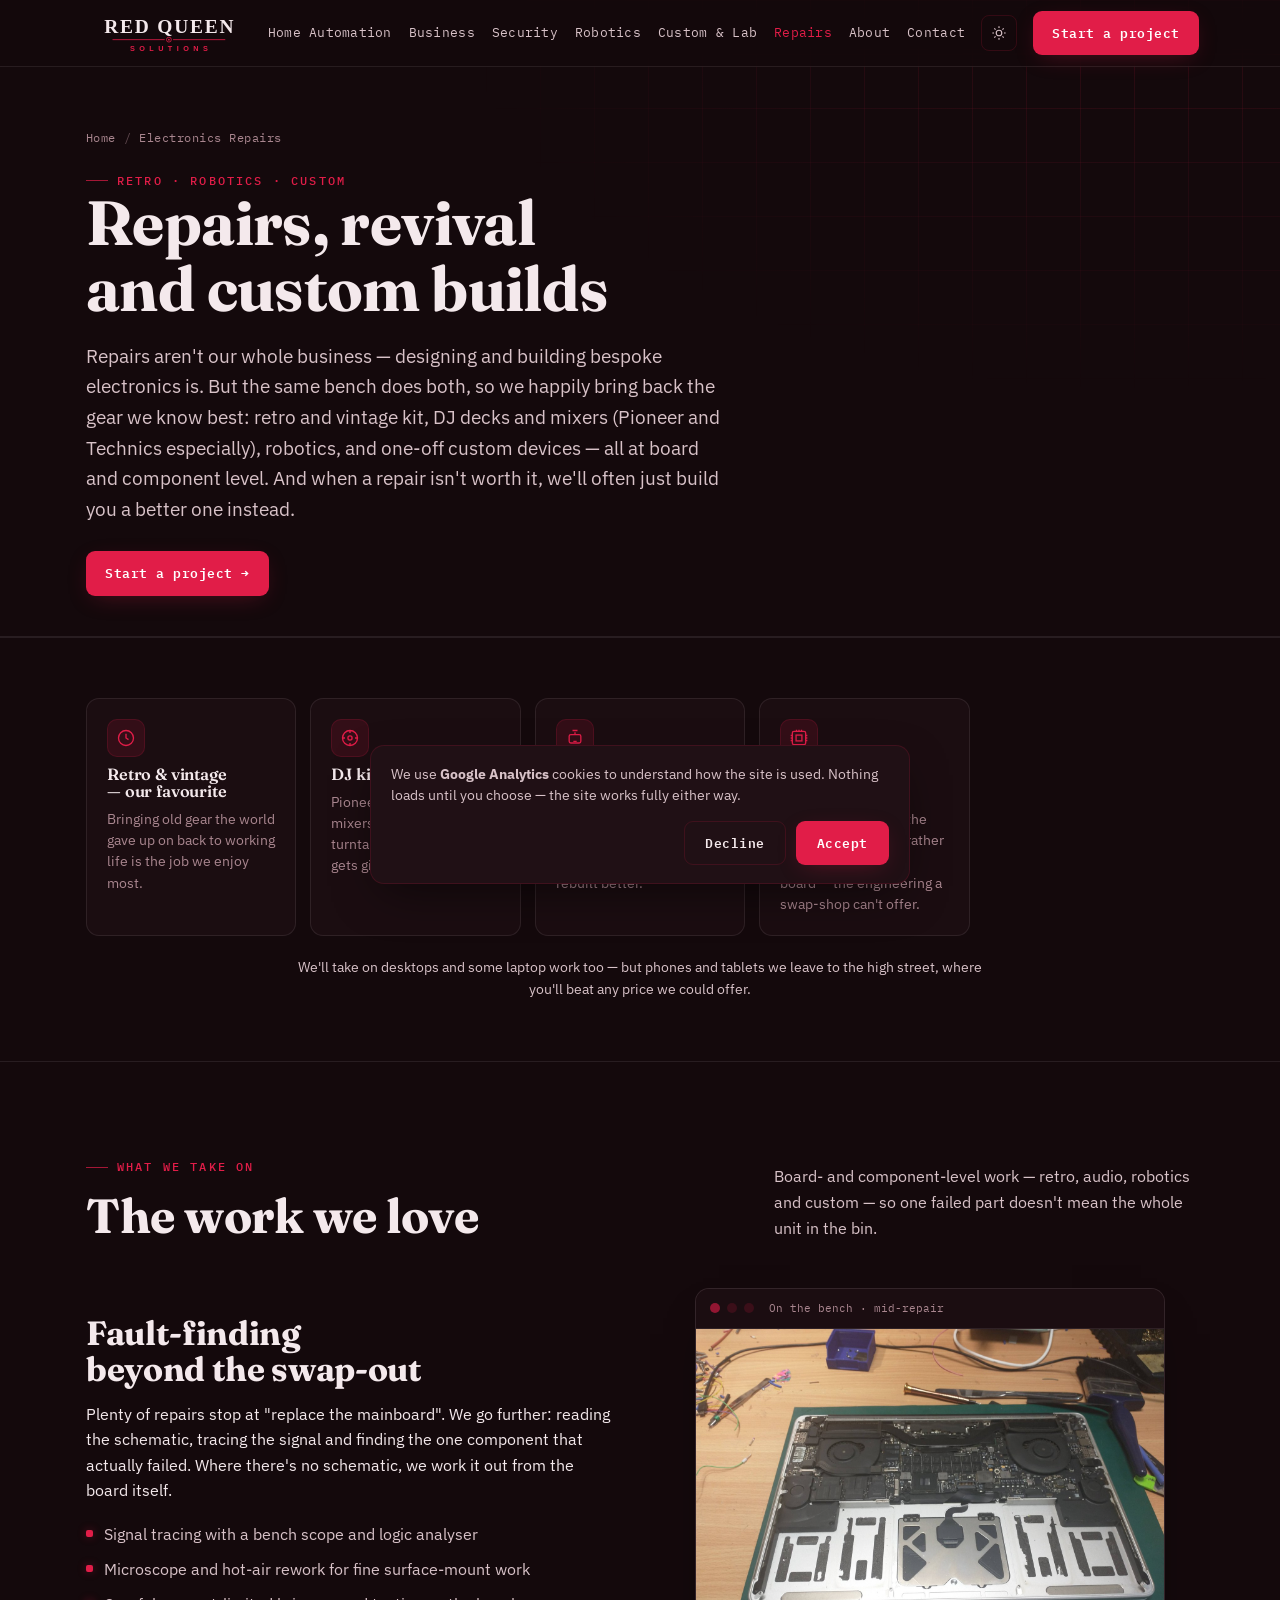
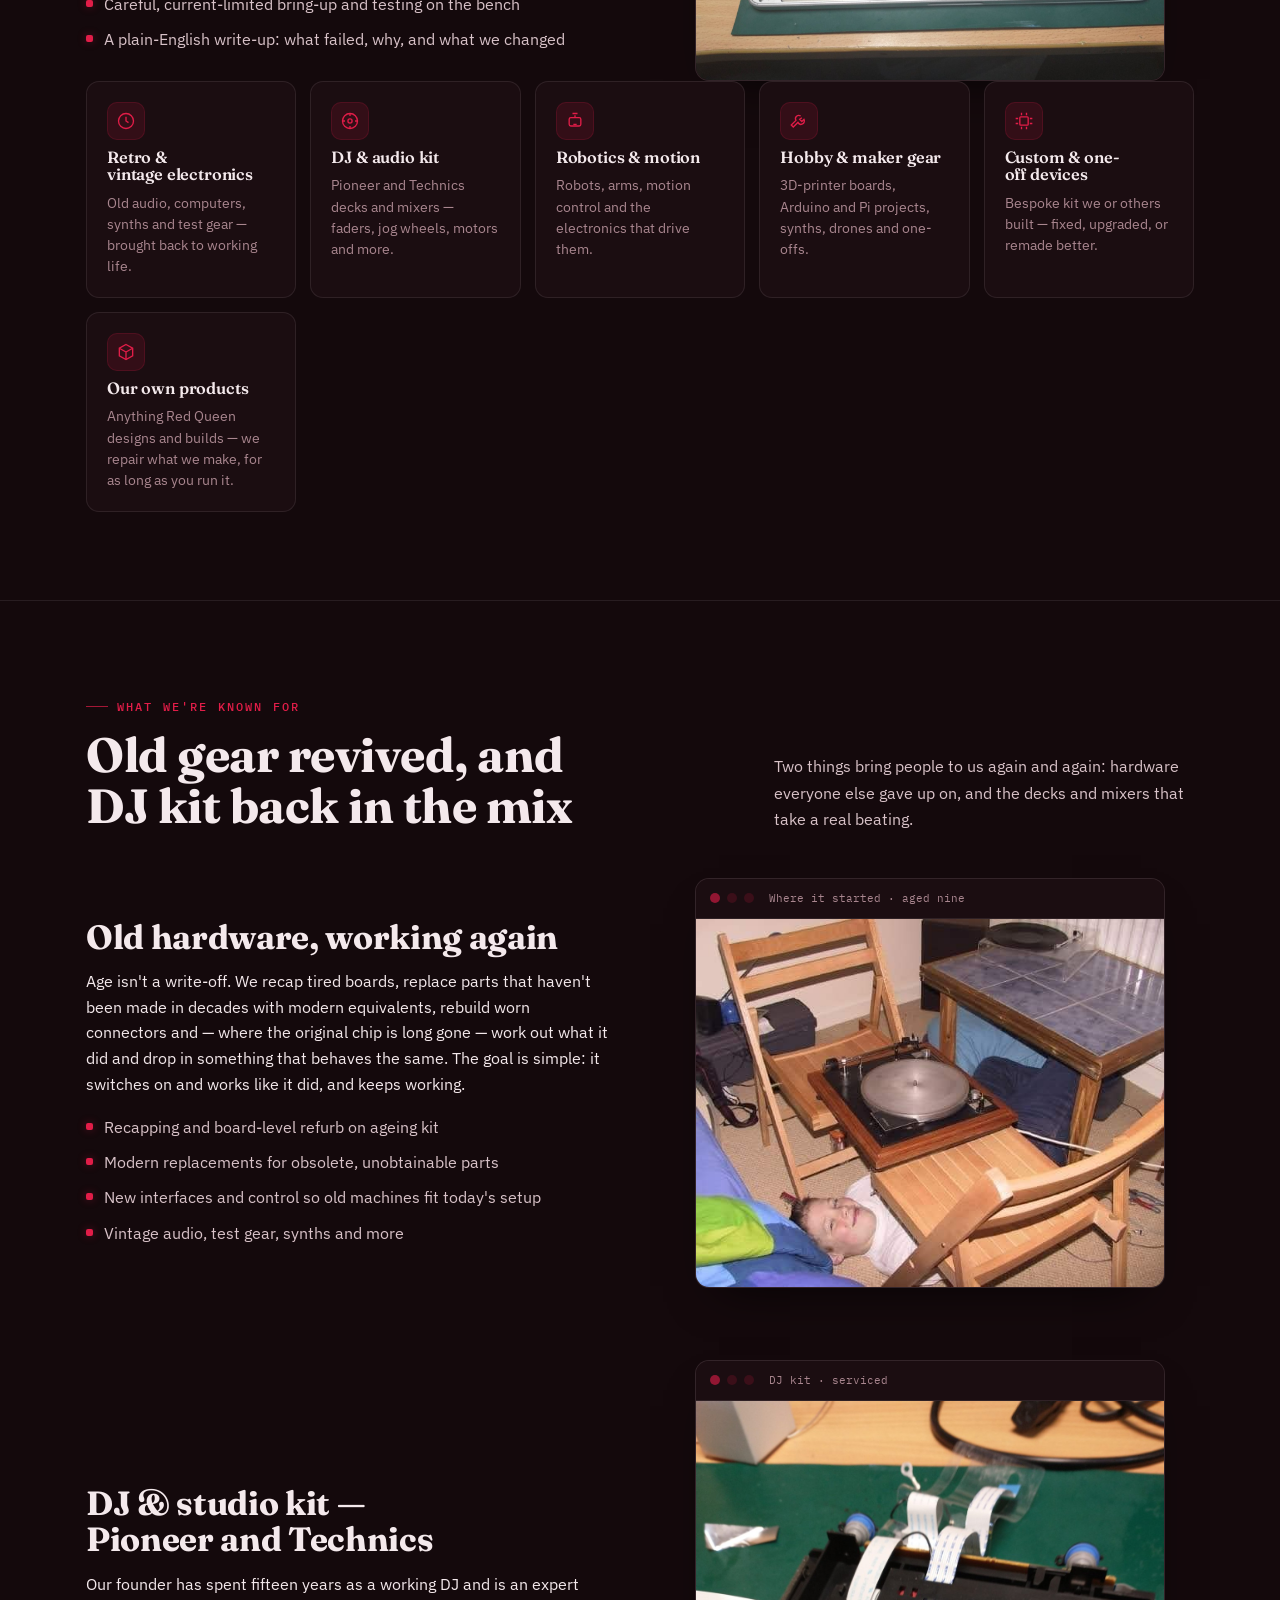
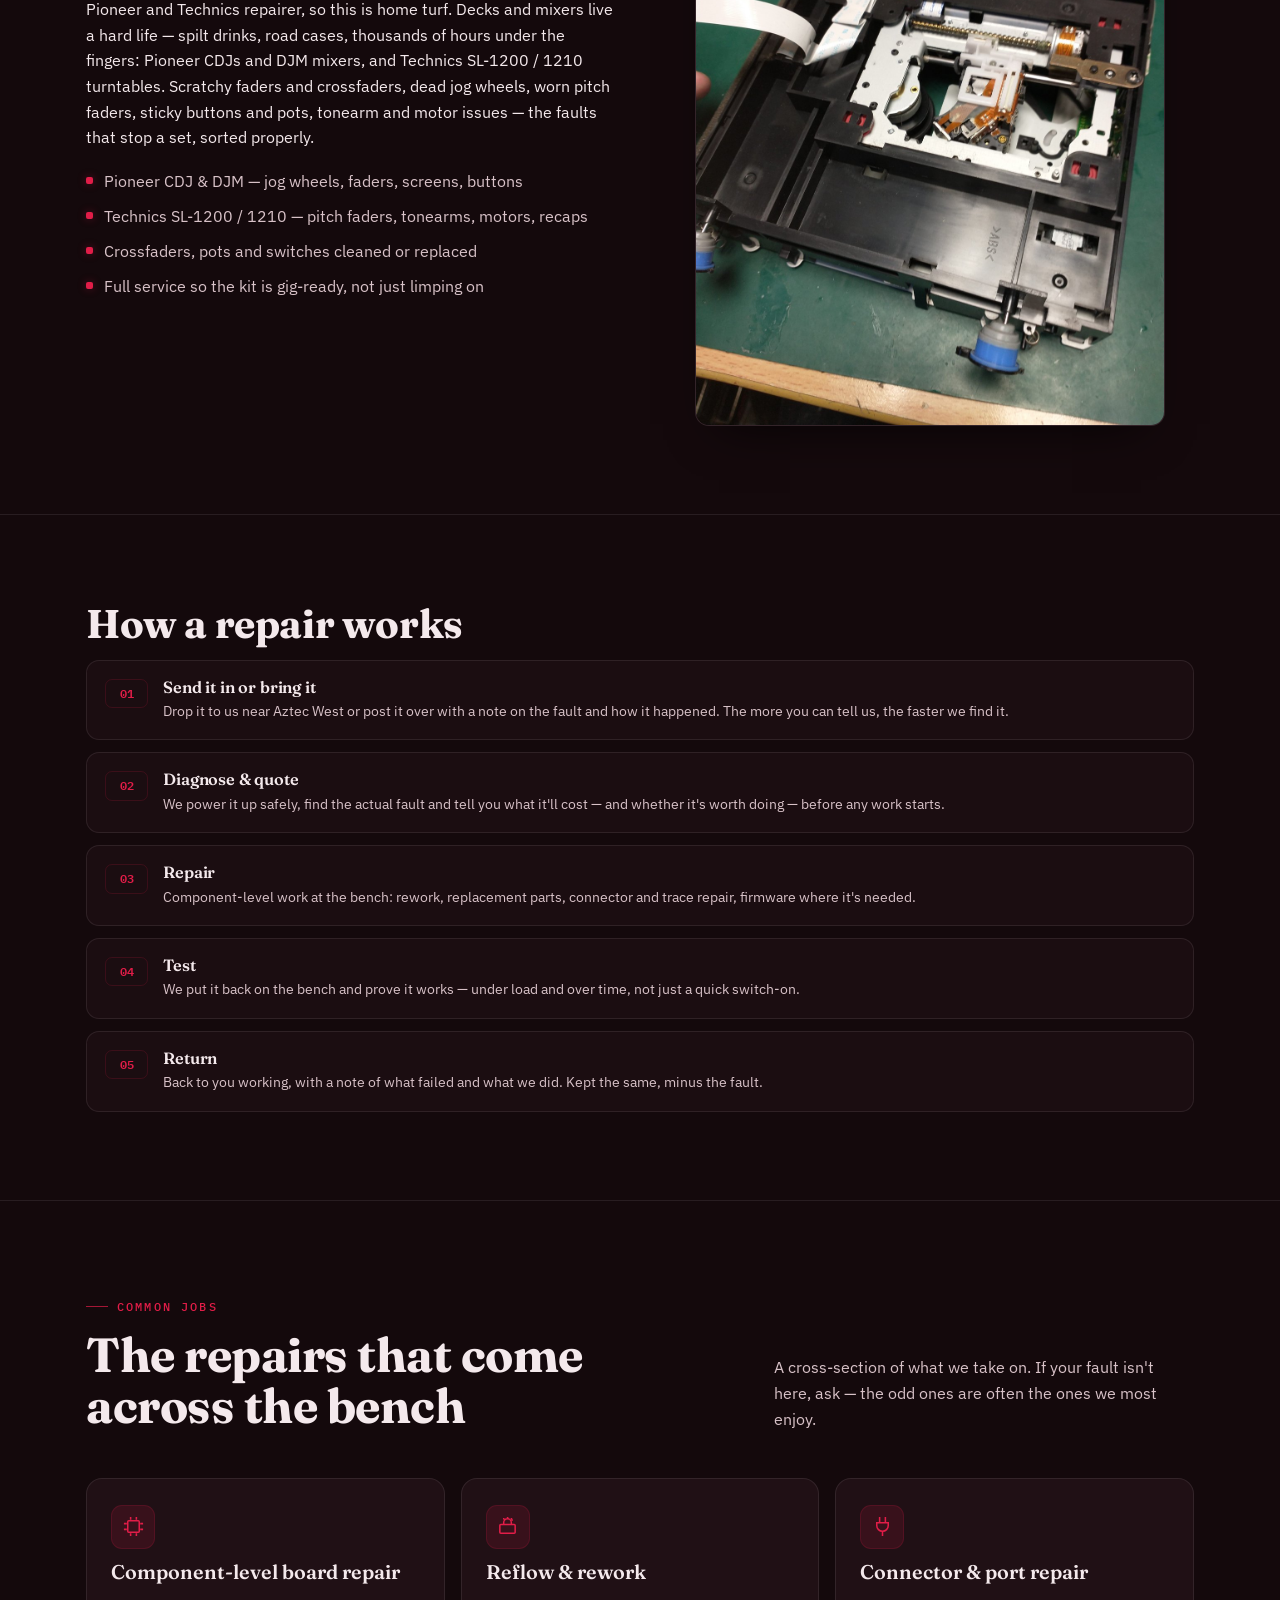
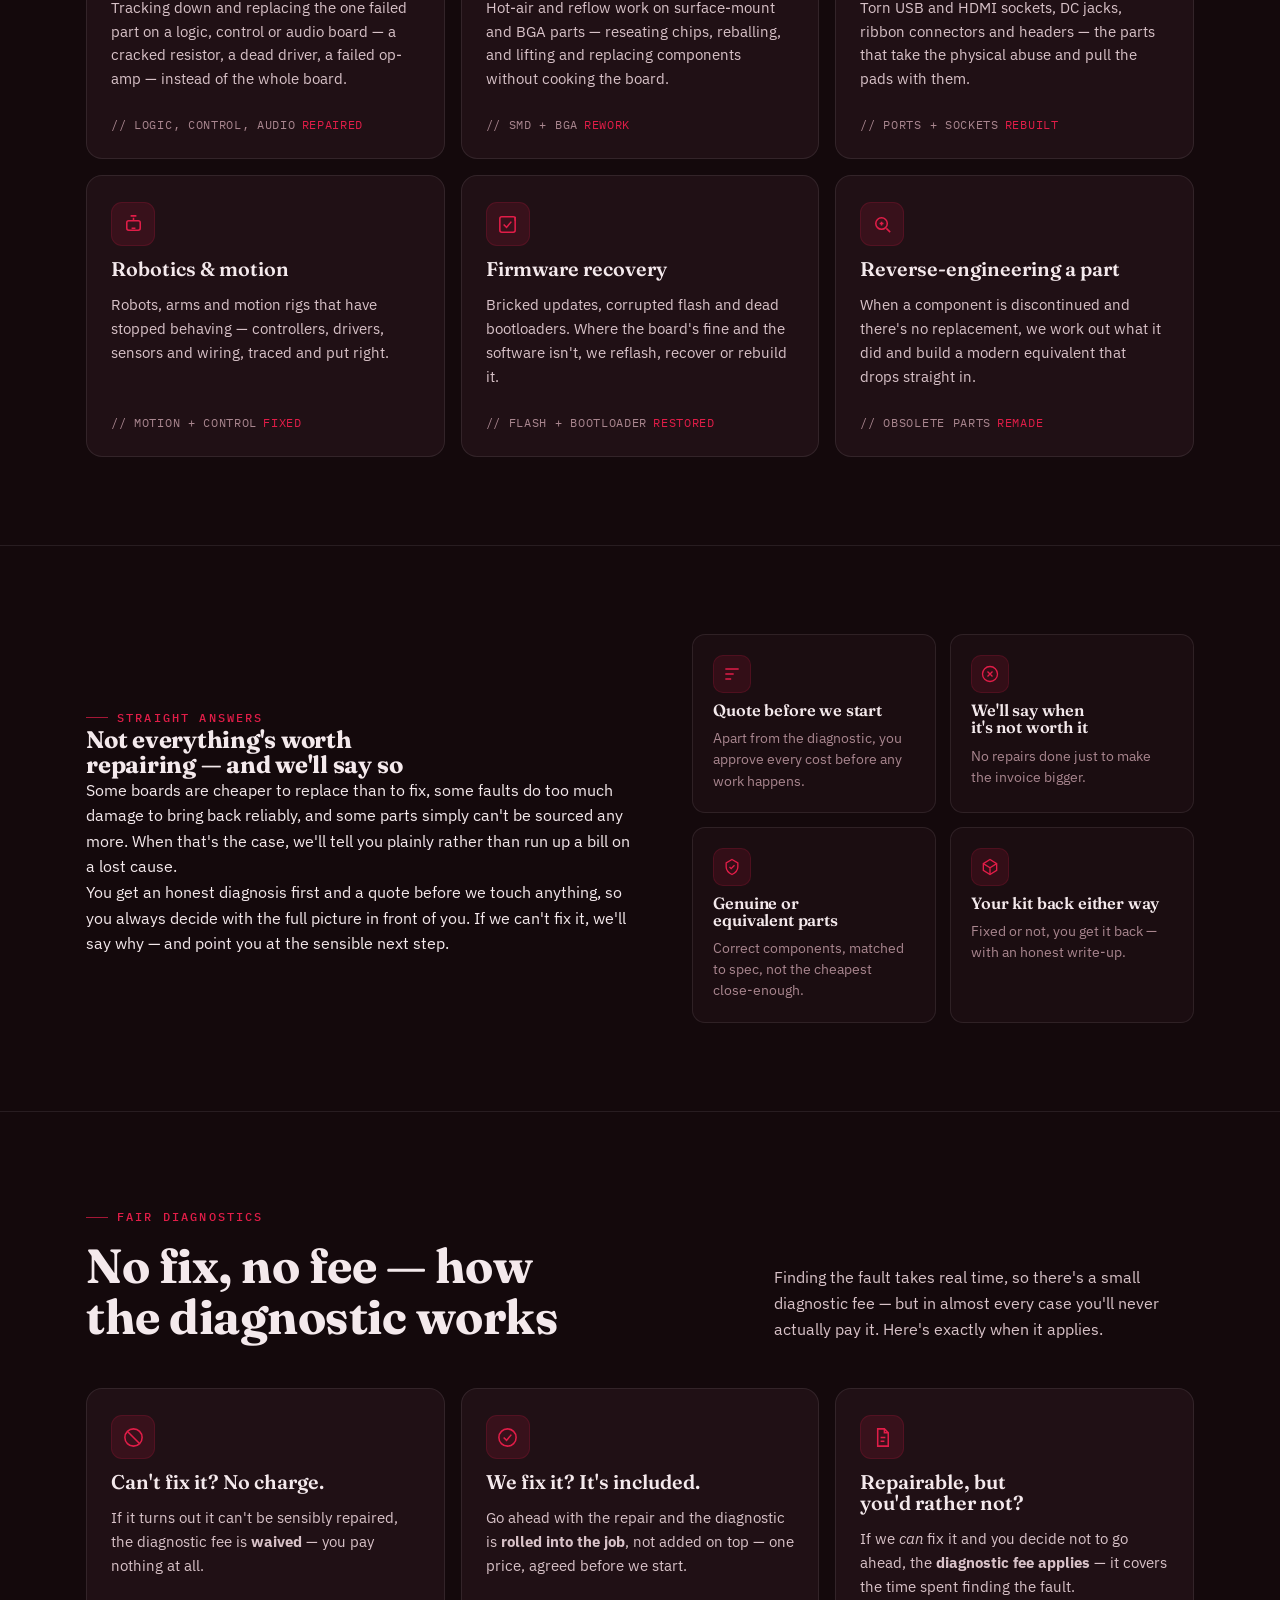
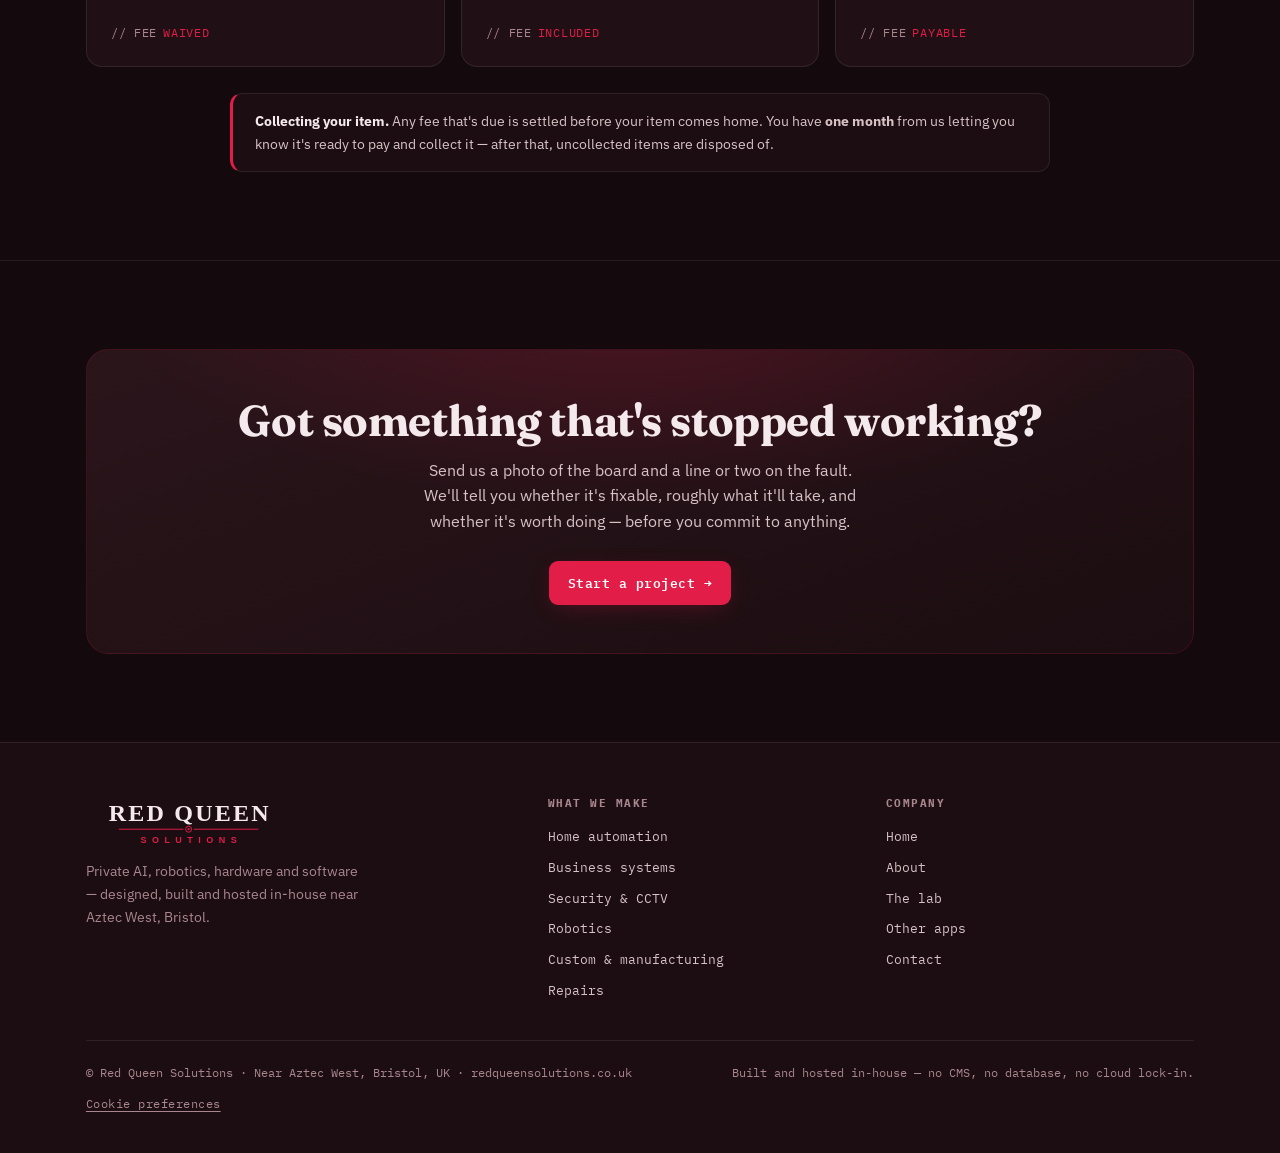
<file: repairs.html>
<!doctype html>
<html lang="en-GB">
<head>
<meta charset="utf-8">
<meta name="viewport" content="width=device-width,initial-scale=1">
<title>Electronics Repairs — Red Queen Solutions</title>
<meta name="description" content="Retro revival, DJ kit (Pioneer & Technics), robotics and board-level repair — reviving and updating the electronics other people write off.">
<meta property="og:type" content="website">
<meta property="og:site_name" content="Red Queen Solutions">
<meta property="og:title" content="Electronics Repairs — Red Queen Solutions">
<meta property="og:description" content="Retro revival, DJ kit (Pioneer & Technics), robotics and board-level repair — reviving and updating the electronics other people write off.">
<meta property="og:url" content="https://redqueensolutions.co.uk/repairs.html">
<meta property="og:image" content="https://redqueensolutions.co.uk/assets/RedQueenSolutions_colour.png">
<meta name="twitter:card" content="summary_large_image">
<link rel="icon" href="assets/favicon.svg">
<link rel="apple-touch-icon" href="assets/RedQueenSolutions_colour.png">
<meta name="theme-color" content="#e11d48">
<meta property="og:locale" content="en_GB">
<meta name="robots" content="index,follow,max-image-preview:large,max-snippet:-1">
<link rel="canonical" href="https://redqueensolutions.co.uk/repairs.html">
<link rel="preconnect" href="https://fonts.googleapis.com">
<link rel="preconnect" href="https://fonts.gstatic.com" crossorigin>
<link rel="stylesheet" href="https://fonts.googleapis.com/css2?family=Fraunces:opsz,wght@9..144,500;9..144,600;9..144,700&family=IBM+Plex+Mono:wght@400;500;600&family=IBM+Plex+Sans:wght@400;500;600;700&display=swap">
<link rel="stylesheet" href="css/style.css?v=250929a">
<script type="application/ld+json">{"@context":"https://schema.org","@graph":[{"@type":"BreadcrumbList","itemListElement":[{"@type":"ListItem","position":1,"name":"Home","item":"https://redqueensolutions.co.uk/"},{"@type":"ListItem","position":2,"name":"Electronics Repairs","item":"https://redqueensolutions.co.uk/repairs.html"}]},{"@type":"Service","name":"Electronics & DJ equipment repair","serviceType":"Electronics repair","provider":{"@type":"ProfessionalService","name":"Red Queen Solutions","url":"https://redqueensolutions.co.uk/"},"areaServed":["Bristol","South West England","United Kingdom"],"description":"Board-level diagnosis and repair — retro electronics, DJ kit (Pioneer & Technics), robotics and more. Bring us the thing everyone else wrote off."}]}</script>
<script>(function(){try{var r=document.documentElement;r.setAttribute('data-accent','crimson');r.setAttribute('data-mode',localStorage.getItem('rq-mode')||'dark');}catch(e){}})();</script>
</head>
<body>

<header class="nav" id="nav">
  <div class="wrap row">
    <a class="brand" href="index.html" aria-label="Red Queen Solutions — home">
      <svg class="logo" viewBox="0 0 1500 380" role="img" aria-label="Red Queen Solutions">
          <text class="rq" x="758" y="188" text-anchor="middle" font-family="Georgia,'Times New Roman',serif" font-weight="bold" font-size="176" letter-spacing="16">RED QUEEN</text>
          <line class="acc-stroke" x1="240" y1="250" x2="712" y2="250" stroke-width="7"/>
          <line class="acc-stroke" x1="788" y1="250" x2="1260" y2="250" stroke-width="7"/>
          <circle class="acc-stroke" cx="750" cy="250" r="22" stroke-width="7"/>
          <circle class="acc-fill" cx="750" cy="250" r="8"/>
          <text class="acc-fill" x="770" y="352" text-anchor="middle" font-family="Arial,Helvetica,sans-serif" font-weight="bold" font-size="66" letter-spacing="40">SOLUTIONS</text>
        </svg>
    </a>
    <button class="nav-burger" id="burger" type="button" aria-label="Menu" aria-expanded="false"><svg viewBox="0 0 24 24" fill="none" stroke="currentColor" stroke-width="2"><path d="M4 7h16M4 12h16M4 17h16"/></svg></button>
    <nav id="menu">
      <a href="home-automation.html">Home&nbsp;Automation</a>
      <a href="business.html">Business</a>
      <a href="security.html">Security</a>
      <a href="robotics.html">Robotics</a>
      <a href="make.html">Custom&nbsp;&amp;&nbsp;Lab</a>
      <a href="repairs.html" class="active">Repairs</a>
      <a href="about.html">About</a>
      <a href="contact.html">Contact</a>
    </nav>
    <div class="theme-ctl">
      <button class="tbtn icon" id="modeBtn" type="button" title="Light / dark" aria-label="Toggle light or dark"></button>
    </div>
    <a class="btn btn-primary" href="contact.html">Start a project</a>
  </div>
</header>

<main>
<section class="page-hero"><div class="wrap">
  <div class="crumb"><a href="index.html">Home</a><span>/</span>Electronics Repairs</div>
  <span class="eyebrow">RETRO · ROBOTICS · CUSTOM</span>
  <h1>Repairs, revival and custom builds</h1>
  <p class="intro">Repairs aren't our whole business — designing and building bespoke electronics is. But the same bench does both, so we happily bring back the gear we know best: retro and vintage kit, DJ decks and mixers (Pioneer and Technics especially), robotics, and one-off custom devices — all at board and component level. And when a repair isn't worth it, we'll often just build you a better one instead.</p>
  <div class="hero-cta"><a class="btn btn-primary" href="contact.html">Start a project →</a></div>
</div></section>

<section class="band tight" id="scope"><div class="wrap">
  <div class="caps">
    <div class="cap"><div class="ic"><svg viewBox="0 0 24 24" fill="none" stroke="currentColor" stroke-width="1.6"><circle cx="12" cy="12" r="9"/><path d="M12 7v5l3 2"/></svg></div><h4>Retro &amp; vintage — our favourite</h4><p>Bringing old gear the world gave up on back to working life is the job we enjoy most.</p></div>
    <div class="cap"><div class="ic"><svg viewBox="0 0 24 24" fill="none" stroke="currentColor" stroke-width="1.6"><circle cx="12" cy="12" r="9"/><circle cx="12" cy="12" r="2.5"/><path d="M12 3v3M12 18v3M3 12h3M18 12h3"/></svg></div><h4>DJ kit is a specialism</h4><p>Pioneer CDJs and DJM mixers, Technics turntables — the gear that gets gigged hard.</p></div>
    <div class="cap"><div class="ic"><svg viewBox="0 0 24 24" fill="none" stroke="currentColor" stroke-width="1.6"><rect x="5" y="8" width="14" height="10" rx="2"/><path d="M12 8V5M9 3h6M8 13h.01M16 13h.01M10 16h4"/></svg></div><h4>Robotics &amp; custom devices</h4><p>Robots, motion and bespoke one-offs — repaired, upgraded, or rebuilt better.</p></div>
    <div class="cap"><div class="ic"><svg viewBox="0 0 24 24" fill="none" stroke="currentColor" stroke-width="1.6"><rect x="4" y="4" width="16" height="16" rx="2"/><rect x="8.5" y="8.5" width="7" height="7"/><path d="M9 4V2M12 4V2M15 4V2M9 22v-2M12 22v-2M15 22v-2M4 9H2M4 12H2M4 15H2M22 9h-2M22 12h-2M22 15h-2"/></svg></div><h4>Down to the component</h4><p>We find and replace the one part that failed, rather than swap the whole board — the engineering a swap-shop can't offer.</p></div>
  </div>
  <p class="lead" style="text-align:center;max-width:720px;margin:20px auto 0;font-size:14px">We'll take on desktops and some laptop work too — but phones and tablets we leave to the high street, where you'll beat any price we could offer.</p>
</div></section>

<section class="band" id="what"><div class="wrap">
  <div class="band-head"><div><span class="eyebrow">WHAT WE TAKE ON</span><h2>The work we love</h2></div><p class="lead">Board- and component-level work — retro, audio, robotics and custom — so one failed part doesn't mean the whole unit in the bin.</p></div>

  <div class="feature"><div>
    <h3>Fault-finding beyond the swap-out</h3>
    <p>Plenty of repairs stop at "replace the mainboard". We go further: reading the schematic, tracing the signal and finding the one component that actually failed. Where there's no schematic, we work it out from the board itself.</p>
    <ul class="fx-list">
      <li>Signal tracing with a bench scope and logic analyser</li>
      <li>Microscope and hot-air rework for fine surface-mount work</li>
      <li>Careful, current-limited bring-up and testing on the bench</li>
      <li>A plain-English write-up: what failed, why, and what we changed</li>
    </ul>
  </div><div class="feature-media">
    <div class="shot"><div class="bar"><i></i><i></i><i></i><span class="url">On the bench · mid-repair</span></div><img src="assets/repair-laptop.jpg" alt="A laptop opened up on the repair bench — internals and logic board exposed, mid-service" loading="lazy" decoding="async" width="1500" height="1125"></div>
  </div></div>

  <div class="caps">
    <div class="cap"><div class="ic"><svg viewBox="0 0 24 24" fill="none" stroke="currentColor" stroke-width="1.6"><circle cx="12" cy="12" r="9"/><path d="M12 7v5l3 2"/></svg></div><h4>Retro &amp; vintage electronics</h4><p>Old audio, computers, synths and test gear — brought back to working life.</p></div>
    <div class="cap"><div class="ic"><svg viewBox="0 0 24 24" fill="none" stroke="currentColor" stroke-width="1.6"><circle cx="12" cy="12" r="9"/><circle cx="12" cy="12" r="2.5"/><path d="M12 3v3M12 18v3M3 12h3M18 12h3"/></svg></div><h4>DJ &amp; audio kit</h4><p>Pioneer and Technics decks and mixers — faders, jog wheels, motors and more.</p></div>
    <div class="cap"><div class="ic"><svg viewBox="0 0 24 24" fill="none" stroke="currentColor" stroke-width="1.6"><rect x="5" y="8" width="14" height="10" rx="2"/><path d="M12 8V5M9 3h6M8 13h.01M16 13h.01M10 16h4"/></svg></div><h4>Robotics &amp; motion</h4><p>Robots, arms, motion control and the electronics that drive them.</p></div>
    <div class="cap"><div class="ic"><svg viewBox="0 0 24 24" fill="none" stroke="currentColor" stroke-width="1.6"><path d="M14 6a4 4 0 0 0-5.7 5.3l-5.6 5.6 2.4 2.4 5.6-5.6A4 4 0 0 0 18 10l-2.6 2.6-2.6-2.6L15.4 8"/></svg></div><h4>Hobby &amp; maker gear</h4><p>3D-printer boards, Arduino and Pi projects, synths, drones and one-offs.</p></div>
    <div class="cap"><div class="ic"><svg viewBox="0 0 24 24" fill="none" stroke="currentColor" stroke-width="1.6"><rect x="7" y="7" width="10" height="10" rx="1"/><path d="M9 2v3M15 2v3M9 19v3M15 19v3M2 9h3M2 15h3M19 9h3M19 15h3"/></svg></div><h4>Custom &amp; one-off devices</h4><p>Bespoke kit we or others built — fixed, upgraded, or remade better.</p></div>
    <div class="cap"><div class="ic"><svg viewBox="0 0 24 24" fill="none" stroke="currentColor" stroke-width="1.6"><path d="M12 3l8 4.5v9L12 21l-8-4.5v-9L12 3z"/><path d="M12 12l8-4.5M12 12v9M12 12L4 7.5"/></svg></div><h4>Our own products</h4><p>Anything Red Queen designs and builds — we repair what we make, for as long as you run it.</p></div>
  </div>
</div></section>

<section class="band" id="specialisms"><div class="wrap">
  <div class="band-head"><div><span class="eyebrow">WHAT WE'RE KNOWN FOR</span><h2>Old gear revived, and DJ kit back in the mix</h2></div><p class="lead">Two things bring people to us again and again: hardware everyone else gave up on, and the decks and mixers that take a real beating.</p></div>

  <div class="feature"><div>
    <h3>Old hardware, working again</h3>
    <p>Age isn't a write-off. We recap tired boards, replace parts that haven't been made in decades with modern equivalents, rebuild worn connectors and — where the original chip is long gone — work out what it did and drop in something that behaves the same. The goal is simple: it switches on and works like it did, and keeps working.</p>
    <ul class="fx-list">
      <li>Recapping and board-level refurb on ageing kit</li>
      <li>Modern replacements for obsolete, unobtainable parts</li>
      <li>New interfaces and control so old machines fit today's setup</li>
      <li>Vintage audio, test gear, synths and more</li>
    </ul>
  </div><div class="feature-media"><div class="shot"><div class="bar"><i></i><i></i><i></i><span class="url">Where it started · aged nine</span></div><img src="assets/first-repair.jpg" alt="A young Chris fixing his first record player — where the repair habit began" loading="lazy" decoding="async" width="604" height="474"></div></div></div>

  <div class="feature flip"><div>
    <h3>DJ &amp; studio kit — Pioneer and Technics</h3>
    <p>Our founder has spent fifteen years as a working DJ and is an expert Pioneer and Technics repairer, so this is home turf. Decks and mixers live a hard life — spilt drinks, road cases, thousands of hours under the fingers: Pioneer CDJs and DJM mixers, and Technics SL-1200 / 1210 turntables. Scratchy faders and crossfaders, dead jog wheels, worn pitch faders, sticky buttons and pots, tonearm and motor issues — the faults that stop a set, sorted properly.</p>
    <ul class="fx-list">
      <li>Pioneer CDJ &amp; DJM — jog wheels, faders, screens, buttons</li>
      <li>Technics SL-1200 / 1210 — pitch faders, tonearms, motors, recaps</li>
      <li>Crossfaders, pots and switches cleaned or replaced</li>
      <li>Full service so the kit is gig-ready, not just limping on</li>
    </ul>
  </div><div class="feature-media"><div class="shot"><div class="bar"><i></i><i></i><i></i><span class="url">DJ kit · serviced</span></div><img src="assets/cdj-serviced.jpg" alt="A CDJ deck opened up on the bench — the laser pickup assembly and mechanism exposed for service" loading="lazy" decoding="async" width="1125" height="1500"></div></div></div>
</div></section>

<section class="band" id="process"><div class="wrap">
  <h2 class="section-title">How a repair works</h2>
  <div class="pillars">
    <div class="pillar"><span class="n">01</span><div><h4>Send it in or bring it</h4><p>Drop it to us near Aztec West or post it over with a note on the fault and how it happened. The more you can tell us, the faster we find it.</p></div></div>
    <div class="pillar"><span class="n">02</span><div><h4>Diagnose & quote</h4><p>We power it up safely, find the actual fault and tell you what it'll cost — and whether it's worth doing — before any work starts.</p></div></div>
    <div class="pillar"><span class="n">03</span><div><h4>Repair</h4><p>Component-level work at the bench: rework, replacement parts, connector and trace repair, firmware where it's needed.</p></div></div>
    <div class="pillar"><span class="n">04</span><div><h4>Test</h4><p>We put it back on the bench and prove it works — under load and over time, not just a quick switch-on.</p></div></div>
    <div class="pillar"><span class="n">05</span><div><h4>Return</h4><p>Back to you working, with a note of what failed and what we did. Kept the same, minus the fault.</p></div></div>
  </div>
</div></section>

<section class="band" id="jobs"><div class="wrap">
  <div class="band-head"><div><span class="eyebrow">COMMON JOBS</span><h2>The repairs that come across the bench</h2></div><p class="lead">A cross-section of what we take on. If your fault isn't here, ask — the odd ones are often the ones we most enjoy.</p></div>
  <div class="grid">
    <article class="card"><div class="ic"><svg viewBox="0 0 24 24" fill="none" stroke="currentColor" stroke-width="1.6"><rect x="6" y="6" width="12" height="12" rx="1"/><path d="M9 2v3M15 2v3M9 19v3M15 19v3M2 9h3M2 15h3M19 9h3M19 15h3"/></svg></div><h3>Component-level board repair</h3><p>Tracking down and replacing the one failed part on a logic, control or audio board — a cracked resistor, a dead driver, a failed op-amp — instead of the whole board.</p><div class="tag">// logic, control, audio <span>repaired</span></div></article>
    <article class="card"><div class="ic"><svg viewBox="0 0 24 24" fill="none" stroke="currentColor" stroke-width="1.6"><rect x="4" y="10" width="16" height="9" rx="1"/><path d="M8 10V8a4 4 0 0 1 8 0v2M8 3c0 1.5 1 1.5 1 3M12 2c0 1.5 1 1.5 1 3M16 3c0 1.5 1 1.5 1 3"/></svg></div><h3>Reflow & rework</h3><p>Hot-air and reflow work on surface-mount and BGA parts — reseating chips, reballing, and lifting and replacing components without cooking the board.</p><div class="tag">// SMD + BGA <span>rework</span></div></article>
    <article class="card"><div class="ic"><svg viewBox="0 0 24 24" fill="none" stroke="currentColor" stroke-width="1.6"><path d="M9 2v6M15 2v6"/><path d="M6 8h12v3a6 6 0 0 1-12 0V8z"/><path d="M12 17v5"/></svg></div><h3>Connector & port repair</h3><p>Torn USB and HDMI sockets, DC jacks, ribbon connectors and headers — the parts that take the physical abuse and pull the pads with them.</p><div class="tag">// ports + sockets <span>rebuilt</span></div></article>
    <article class="card"><div class="ic"><svg viewBox="0 0 24 24" fill="none" stroke="currentColor" stroke-width="1.6"><rect x="5" y="8" width="14" height="10" rx="2"/><path d="M12 8V5M9 3h6M8 13h.01M16 13h.01M10 16h4"/></svg></div><h3>Robotics &amp; motion</h3><p>Robots, arms and motion rigs that have stopped behaving — controllers, drivers, sensors and wiring, traced and put right.</p><div class="tag">// motion + control <span>fixed</span></div></article>
    <article class="card"><div class="ic"><svg viewBox="0 0 24 24" fill="none" stroke="currentColor" stroke-width="1.6"><rect x="4" y="4" width="16" height="16" rx="2"/><path d="M20 4v4M8 12l3 3 5-6"/></svg></div><h3>Firmware recovery</h3><p>Bricked updates, corrupted flash and dead bootloaders. Where the board's fine and the software isn't, we reflash, recover or rebuild it.</p><div class="tag">// flash + bootloader <span>restored</span></div></article>
    <article class="card"><div class="ic"><svg viewBox="0 0 24 24" fill="none" stroke="currentColor" stroke-width="1.6"><circle cx="11" cy="11" r="6"/><path d="M20 20l-4-4"/><path d="M9 11h4M11 9v4"/></svg></div><h3>Reverse-engineering a part</h3><p>When a component is discontinued and there's no replacement, we work out what it did and build a modern equivalent that drops straight in.</p><div class="tag">// obsolete parts <span>remade</span></div></article>
  </div>
</div></section>

<section class="band" id="honest"><div class="wrap two-col">
  <div>
    <span class="eyebrow">STRAIGHT ANSWERS</span>
    <h2>Not everything's worth repairing — and we'll say so</h2>
    <p>Some boards are cheaper to replace than to fix, some faults do too much damage to bring back reliably, and some parts simply can't be sourced any more. When that's the case, we'll tell you plainly rather than run up a bill on a lost cause.</p>
    <p>You get an honest diagnosis first and a quote before we touch anything, so you always decide with the full picture in front of you. If we can't fix it, we'll say why — and point you at the sensible next step.</p>
  </div>
  <div>
    <div class="caps">
      <div class="cap"><div class="ic"><svg viewBox="0 0 24 24" fill="none" stroke="currentColor" stroke-width="1.6"><path d="M4 6h16M4 12h10M4 18h7"/></svg></div><h4>Quote before we start</h4><p>Apart from the diagnostic, you approve every cost before any work happens.</p></div>
      <div class="cap"><div class="ic"><svg viewBox="0 0 24 24" fill="none" stroke="currentColor" stroke-width="1.6"><circle cx="12" cy="12" r="9"/><path d="M9 9l6 6M15 9l-6 6"/></svg></div><h4>We'll say when it's not worth it</h4><p>No repairs done just to make the invoice bigger.</p></div>
      <div class="cap"><div class="ic"><svg viewBox="0 0 24 24" fill="none" stroke="currentColor" stroke-width="1.6"><path d="M12 3l7 4v5c0 4-3 7-7 9-4-2-7-5-7-9V7l7-4z"/><path d="M9 12l2 2 4-4"/></svg></div><h4>Genuine or equivalent parts</h4><p>Correct components, matched to spec, not the cheapest close-enough.</p></div>
      <div class="cap"><div class="ic"><svg viewBox="0 0 24 24" fill="none" stroke="currentColor" stroke-width="1.6"><path d="M4 8l8-5 8 5v8l-8 5-8-5V8z"/><path d="M4 8l8 5 8-5M12 13v8"/></svg></div><h4>Your kit back either way</h4><p>Fixed or not, you get it back — with an honest write-up.</p></div>
    </div>
  </div>
</div></section>

<section class="band" id="diagnostic"><div class="wrap">
  <div class="band-head">
    <div><span class="eyebrow">Fair diagnostics</span><h2>No fix, no fee — how the diagnostic works</h2></div>
    <p class="lead">Finding the fault takes real time, so there's a small diagnostic fee — but in almost every case you'll never actually pay it. Here's exactly when it applies.</p>
  </div>
  <div class="grid">
    <article class="card"><div class="ic"><svg viewBox="0 0 24 24" fill="none" stroke="currentColor" stroke-width="1.6"><circle cx="12" cy="12" r="9"/><path d="M6 6l12 12"/></svg></div><h3>Can't fix it? No charge.</h3><p>If it turns out it can't be sensibly repaired, the diagnostic fee is <b>waived</b> — you pay nothing at all.</p><div class="tag">// fee <span>waived</span></div></article>
    <article class="card"><div class="ic"><svg viewBox="0 0 24 24" fill="none" stroke="currentColor" stroke-width="1.6"><circle cx="12" cy="12" r="9"/><path d="M8 12l3 3 5-6"/></svg></div><h3>We fix it? It's included.</h3><p>Go ahead with the repair and the diagnostic is <b>rolled into the job</b>, not added on top — one price, agreed before we start.</p><div class="tag">// fee <span>included</span></div></article>
    <article class="card"><div class="ic"><svg viewBox="0 0 24 24" fill="none" stroke="currentColor" stroke-width="1.6"><path d="M7 3h7l4 4v14H7z"/><path d="M14 3v4h4"/><path d="M10 12h5M10 16h4"/></svg></div><h3>Repairable, but you'd rather not?</h3><p>If we <em>can</em> fix it and you decide not to go ahead, the <b>diagnostic fee applies</b> — it covers the time spent finding the fault.</p><div class="tag">// fee <span>payable</span></div></article>
  </div>
  <div style="max-width:820px;margin:26px auto 0;border:1px solid var(--line-2);border-left:3px solid var(--acc);border-radius:12px;padding:16px 22px;background:var(--ground-2);font-size:14px;color:var(--ink-2);line-height:1.6"><b style="color:var(--ink)">Collecting your item.</b> Any fee that's due is settled before your item comes home. You have <b>one month</b> from us letting you know it's ready to pay and collect it — after that, uncollected items are disposed of.</div>
</div></section>

<section class="band"><div class="wrap"><div class="cta">
  <h2>Got something that's stopped working?</h2>
  <p>Send us a photo of the board and a line or two on the fault. We'll tell you whether it's fixable, roughly what it'll take, and whether it's worth doing — before you commit to anything.</p>
  <a class="btn btn-primary" href="contact.html">Start a project →</a>
</div></div></section>
</main>

<footer>
  <div class="wrap">
    <div class="foot">
      <div>
        <a class="brand" href="index.html" aria-label="Red Queen Solutions — home">
          <svg class="logo" viewBox="0 0 1500 380" role="img" aria-label="Red Queen Solutions">
          <text class="rq" x="758" y="188" text-anchor="middle" font-family="Georgia,'Times New Roman',serif" font-weight="bold" font-size="176" letter-spacing="16">RED QUEEN</text>
          <line class="acc-stroke" x1="240" y1="250" x2="712" y2="250" stroke-width="7"/>
          <line class="acc-stroke" x1="788" y1="250" x2="1260" y2="250" stroke-width="7"/>
          <circle class="acc-stroke" cx="750" cy="250" r="22" stroke-width="7"/>
          <circle class="acc-fill" cx="750" cy="250" r="8"/>
          <text class="acc-fill" x="770" y="352" text-anchor="middle" font-family="Arial,Helvetica,sans-serif" font-weight="bold" font-size="66" letter-spacing="40">SOLUTIONS</text>
        </svg>
        </a>
        <p class="about">Private AI, robotics, hardware and software — designed, built and hosted in-house near Aztec West, Bristol.</p>
      </div>
      <div><h5>What we make</h5><div class="foot-col">
        <a href="home-automation.html">Home automation</a>
        <a href="business.html">Business systems</a>
        <a href="security.html">Security &amp; CCTV</a>
        <a href="robotics.html">Robotics</a>
        <a href="make.html">Custom &amp; manufacturing</a>
        <a href="repairs.html">Repairs</a>
      </div></div>
      <div><h5>Company</h5><div class="foot-col">
        <a href="index.html">Home</a>
        <a href="about.html">About</a>
        <a href="make.html#lab">The lab</a>
        <a href="apps.html">Other apps</a>
        <a href="contact.html">Contact</a>
      </div></div>
    </div>
    <div class="foot-meta">
      <span>© Red Queen Solutions · Near Aztec West, Bristol, UK · redqueensolutions.co.uk</span>
      <span>Built and hosted in-house — no CMS, no database, no cloud lock-in.</span>
    </div>
  </div>
</footer>

<script src="js/main.js?v=250929a"></script>
</body>
</html>
</file>
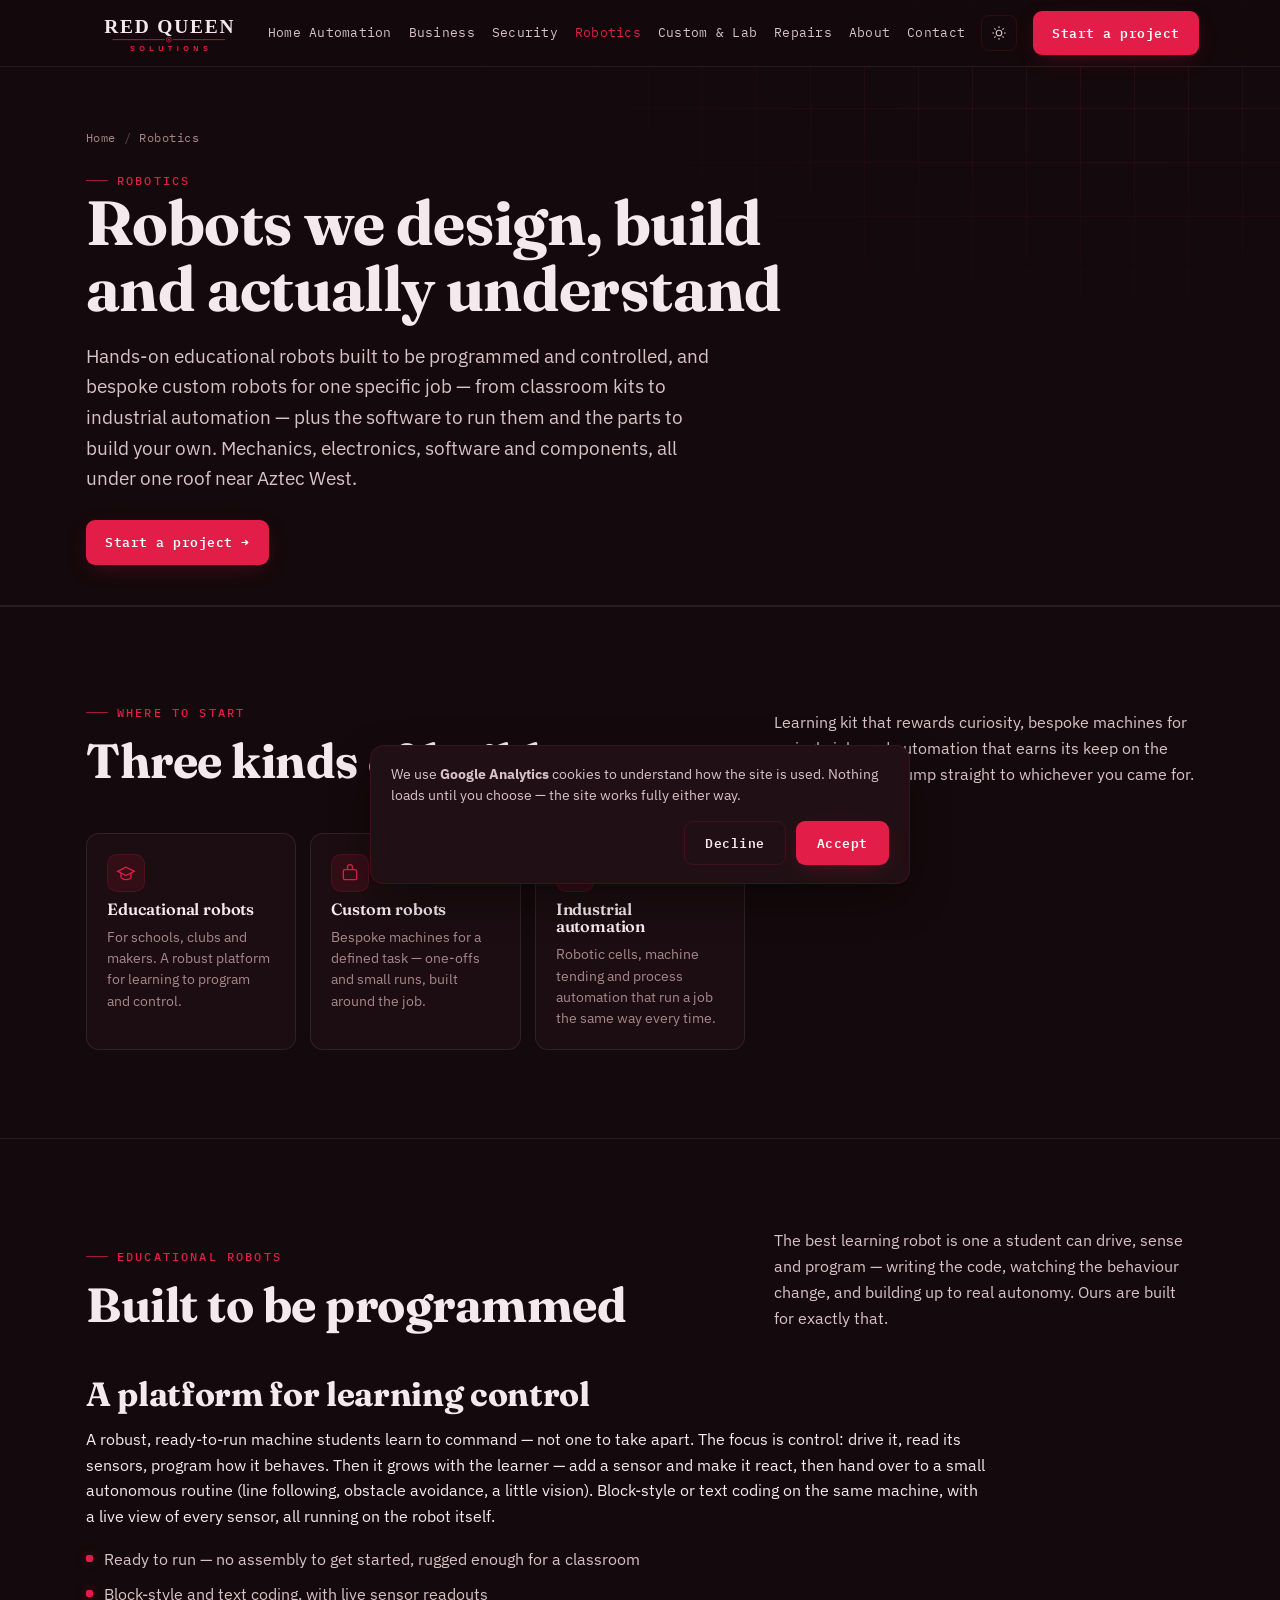
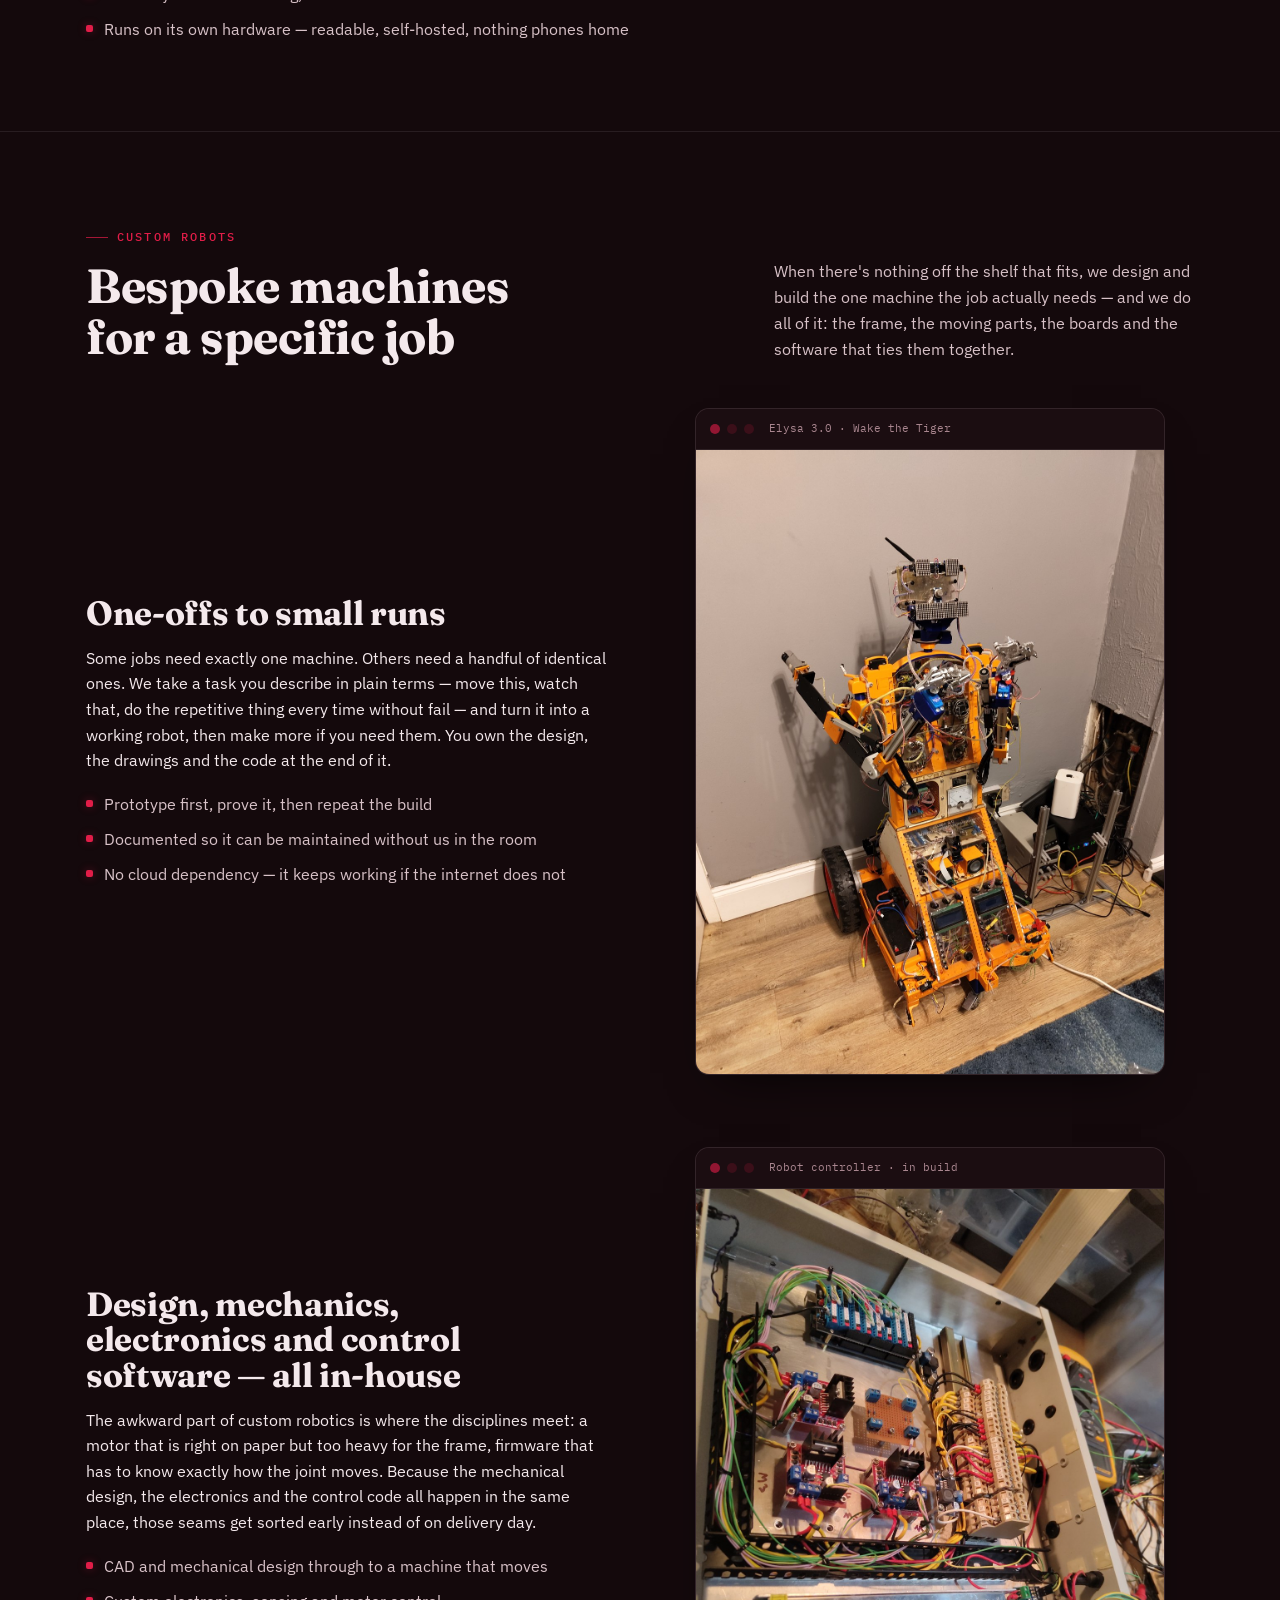
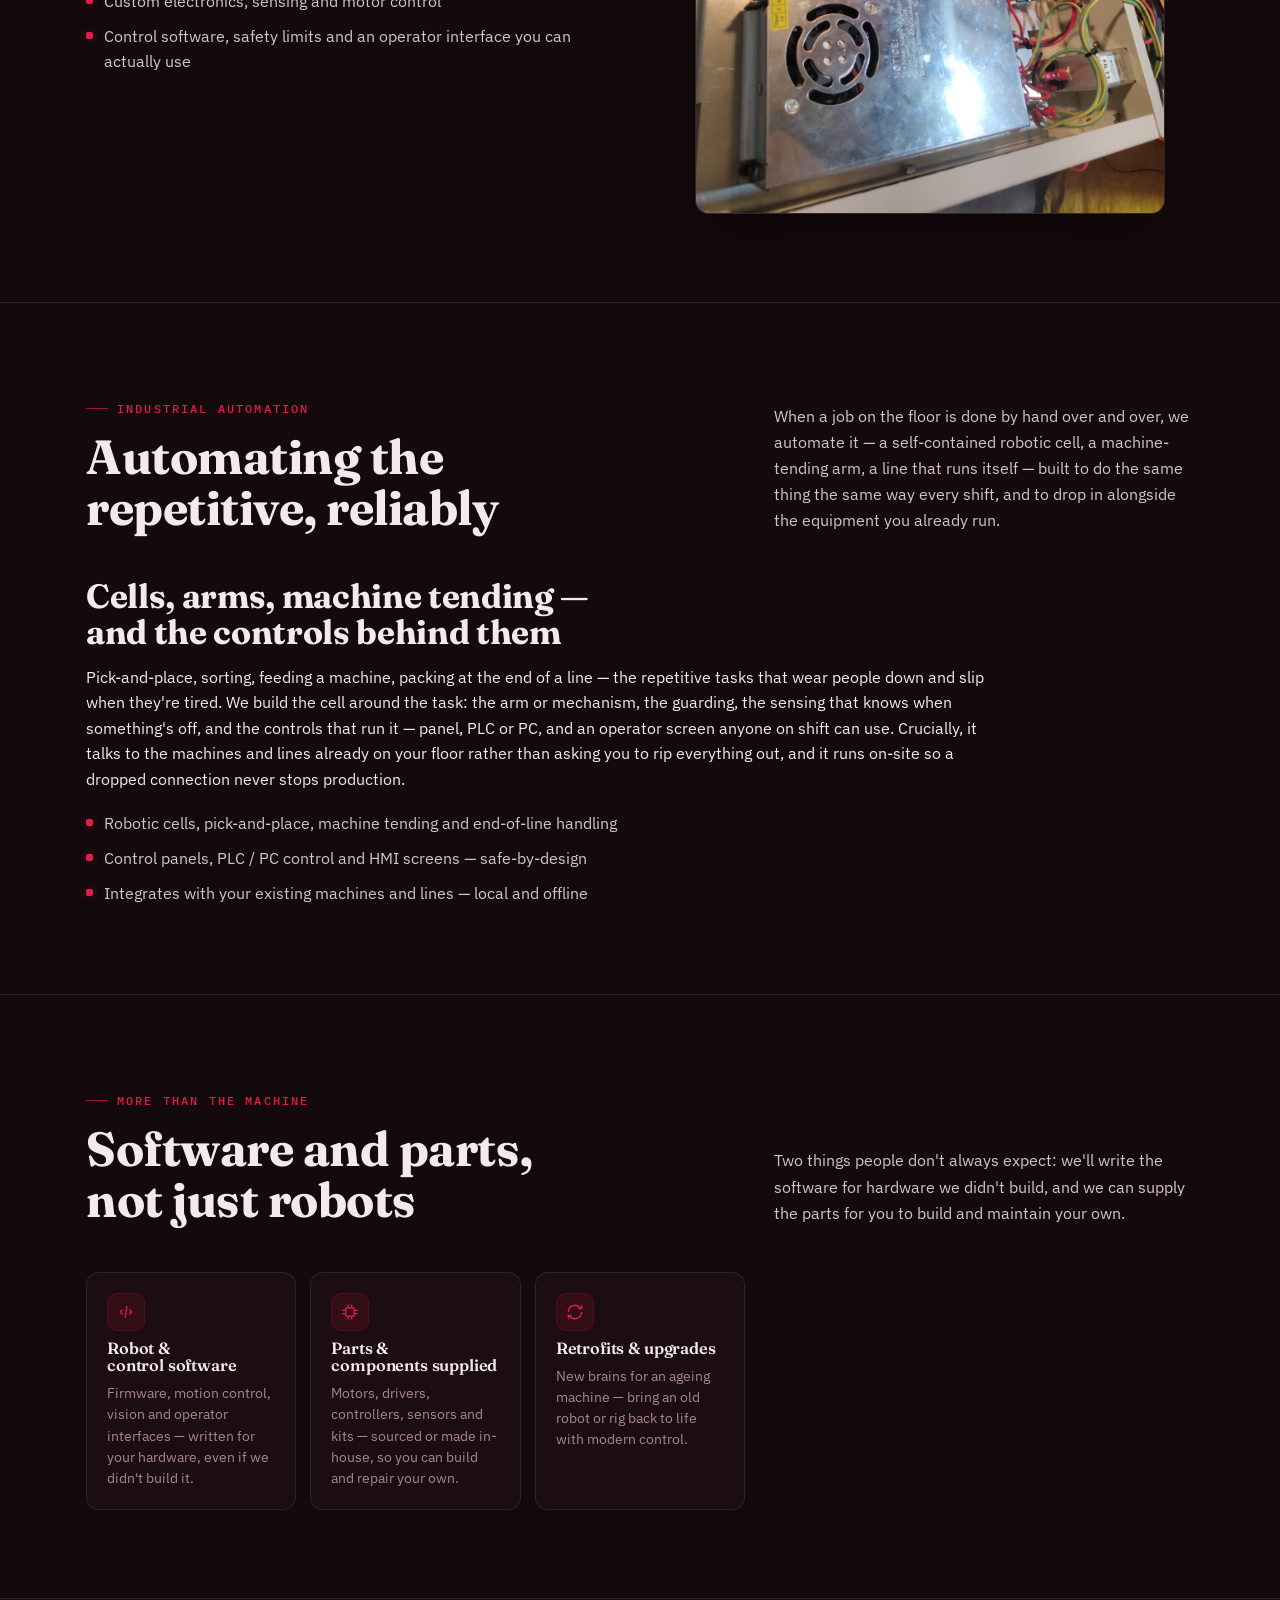
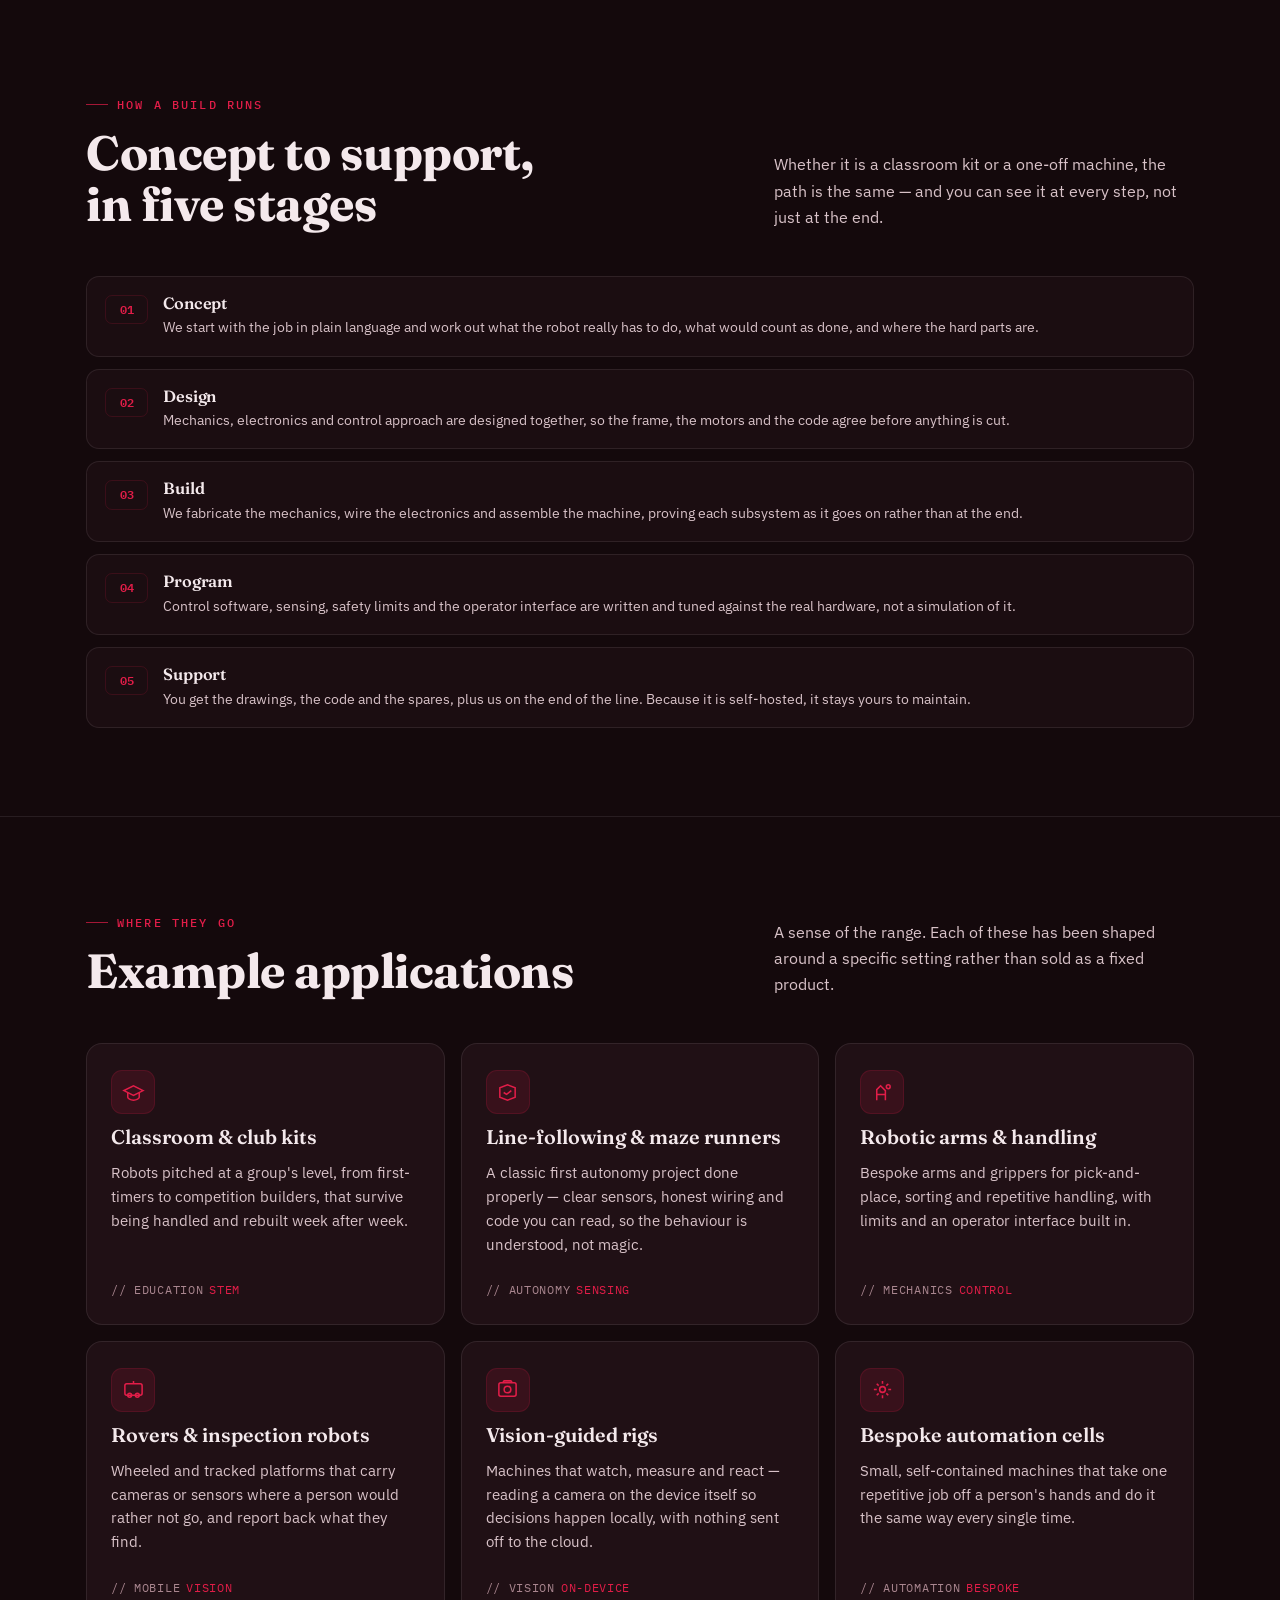
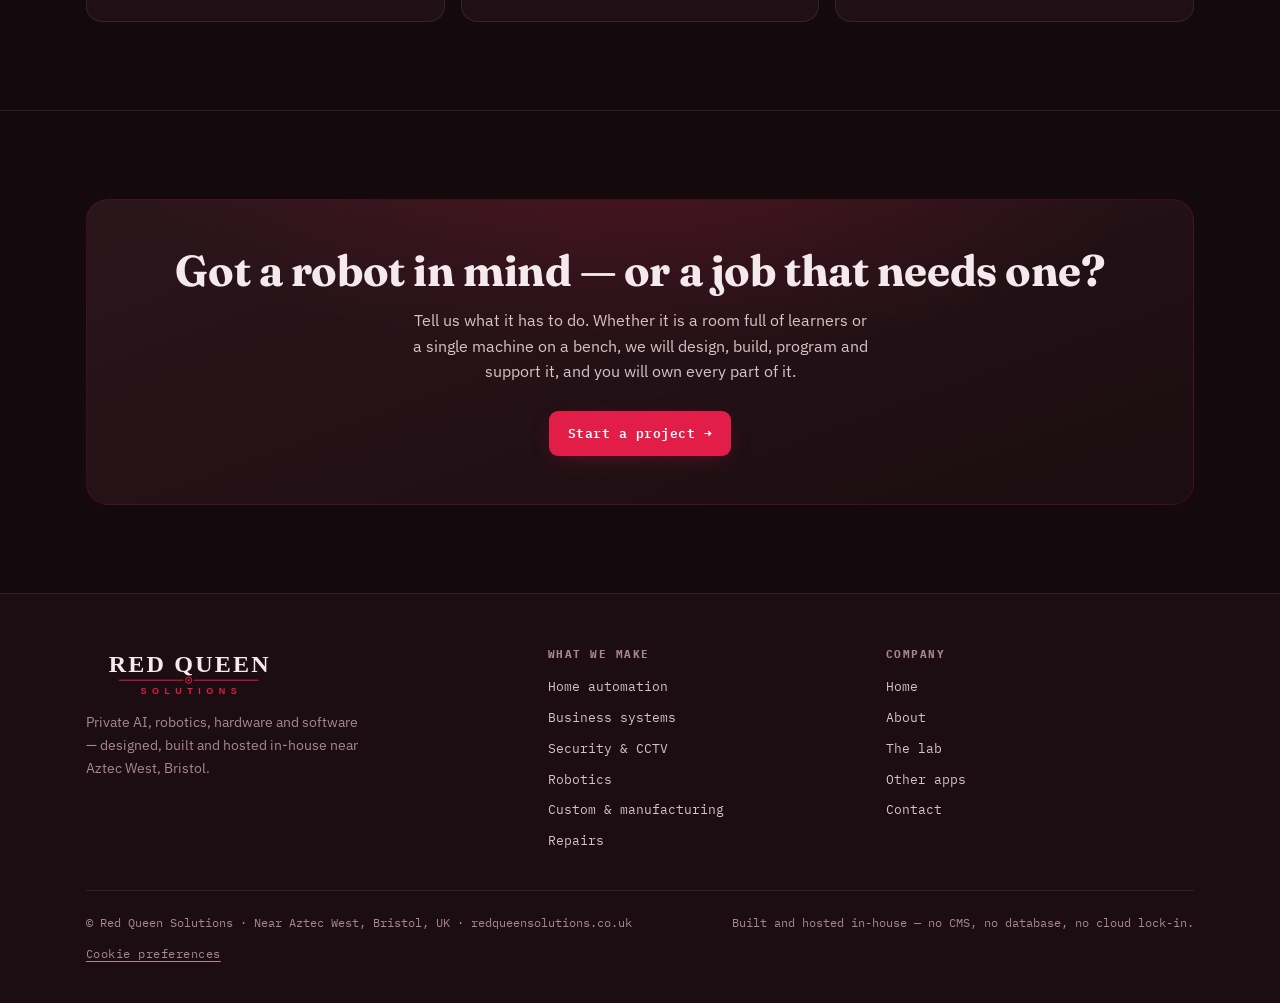
<file: robotics.html>
<!doctype html>
<html lang="en-GB">
<head>
<meta charset="utf-8">
<meta name="viewport" content="width=device-width,initial-scale=1">
<title>Robotics — Red Queen Solutions</title>
<meta name="description" content="Ready-to-run educational robots for learning to control and program — not to take apart — plus bespoke custom robotics and industrial automation, designed and built in-house.">
<meta property="og:type" content="website">
<meta property="og:site_name" content="Red Queen Solutions">
<meta property="og:title" content="Robotics — Red Queen Solutions">
<meta property="og:description" content="Ready-to-run educational robots for learning to control and program — not to take apart — plus bespoke custom robotics and industrial automation, designed and built in-house.">
<meta property="og:url" content="https://redqueensolutions.co.uk/robotics.html">
<meta property="og:image" content="https://redqueensolutions.co.uk/assets/RedQueenSolutions_colour.png">
<meta name="twitter:card" content="summary_large_image">
<link rel="icon" href="assets/favicon.svg">
<link rel="apple-touch-icon" href="assets/RedQueenSolutions_colour.png">
<meta name="theme-color" content="#e11d48">
<meta property="og:locale" content="en_GB">
<meta name="robots" content="index,follow,max-image-preview:large,max-snippet:-1">
<link rel="canonical" href="https://redqueensolutions.co.uk/robotics.html">
<link rel="preconnect" href="https://fonts.googleapis.com">
<link rel="preconnect" href="https://fonts.gstatic.com" crossorigin>
<link rel="stylesheet" href="https://fonts.googleapis.com/css2?family=Fraunces:opsz,wght@9..144,500;9..144,600;9..144,700&family=IBM+Plex+Mono:wght@400;500;600&family=IBM+Plex+Sans:wght@400;500;600;700&display=swap">
<link rel="stylesheet" href="css/style.css?v=250929a">
<script type="application/ld+json">{"@context":"https://schema.org","@graph":[{"@type":"BreadcrumbList","itemListElement":[{"@type":"ListItem","position":1,"name":"Home","item":"https://redqueensolutions.co.uk/"},{"@type":"ListItem","position":2,"name":"Robotics","item":"https://redqueensolutions.co.uk/robotics.html"}]},{"@type":"Service","name":"Robotics & industrial automation","serviceType":"Robotics","provider":{"@type":"ProfessionalService","name":"Red Queen Solutions","url":"https://redqueensolutions.co.uk/"},"areaServed":["Bristol","South West England","United Kingdom"],"description":"Ready-to-run educational robots plus bespoke custom robotics and industrial automation, designed and built in-house."}]}</script>
<script>(function(){try{var r=document.documentElement;r.setAttribute('data-accent','crimson');r.setAttribute('data-mode',localStorage.getItem('rq-mode')||'dark');}catch(e){}})();</script>
</head>
<body>

<header class="nav" id="nav">
  <div class="wrap row">
    <a class="brand" href="index.html" aria-label="Red Queen Solutions — home">
      <svg class="logo" viewBox="0 0 1500 380" role="img" aria-label="Red Queen Solutions">
          <text class="rq" x="758" y="188" text-anchor="middle" font-family="Georgia,'Times New Roman',serif" font-weight="bold" font-size="176" letter-spacing="16">RED QUEEN</text>
          <line class="acc-stroke" x1="240" y1="250" x2="712" y2="250" stroke-width="7"/>
          <line class="acc-stroke" x1="788" y1="250" x2="1260" y2="250" stroke-width="7"/>
          <circle class="acc-stroke" cx="750" cy="250" r="22" stroke-width="7"/>
          <circle class="acc-fill" cx="750" cy="250" r="8"/>
          <text class="acc-fill" x="770" y="352" text-anchor="middle" font-family="Arial,Helvetica,sans-serif" font-weight="bold" font-size="66" letter-spacing="40">SOLUTIONS</text>
        </svg>
    </a>
    <button class="nav-burger" id="burger" type="button" aria-label="Menu" aria-expanded="false"><svg viewBox="0 0 24 24" fill="none" stroke="currentColor" stroke-width="2"><path d="M4 7h16M4 12h16M4 17h16"/></svg></button>
    <nav id="menu">
      <a href="home-automation.html">Home&nbsp;Automation</a>
      <a href="business.html">Business</a>
      <a href="security.html">Security</a>
      <a href="robotics.html" class="active">Robotics</a>
      <a href="make.html">Custom&nbsp;&amp;&nbsp;Lab</a>
      <a href="repairs.html">Repairs</a>
      <a href="about.html">About</a>
      <a href="contact.html">Contact</a>
    </nav>
    <div class="theme-ctl">
      <button class="tbtn icon" id="modeBtn" type="button" title="Light / dark" aria-label="Toggle light or dark"></button>
    </div>
    <a class="btn btn-primary" href="contact.html">Start a project</a>
  </div>
</header>

<main>
<section class="page-hero"><div class="wrap">
  <div class="crumb"><a href="index.html">Home</a><span>/</span>Robotics</div>
  <span class="eyebrow">Robotics</span>
  <h1>Robots we design, build and actually understand</h1>
  <p class="intro">Hands-on educational robots built to be programmed and controlled, and bespoke custom robots for one specific job — from classroom kits to industrial automation — plus the software to run them and the parts to build your own. Mechanics, electronics, software and components, all under one roof near Aztec West.</p>
  <div class="hero-cta"><a class="btn btn-primary" href="contact.html">Start a project →</a></div>
</div></section>

<section class="band"><div class="wrap">
  <div class="band-head"><div><span class="eyebrow">Where to start</span><h2>Three kinds of build</h2></div><p class="lead">Learning kit that rewards curiosity, bespoke machines for a single job, and automation that earns its keep on the production floor. Jump straight to whichever you came for.</p></div>
  <div class="caps">
    <div class="cap"><div class="ic"><svg viewBox="0 0 24 24" fill="none" stroke="currentColor" stroke-width="1.6"><path d="M22 10 12 5 2 10l10 5 10-5Z"/><path d="M6 12v5c0 1.1 2.7 3 6 3s6-1.9 6-3v-5"/></svg></div><h4><a href="#educational">Educational robots</a></h4><p>For schools, clubs and makers. A robust platform for learning to program and control.</p></div>
    <div class="cap"><div class="ic"><svg viewBox="0 0 24 24" fill="none" stroke="currentColor" stroke-width="1.6"><rect x="4" y="8" width="16" height="12" rx="2"/><path d="M9 8V5a3 3 0 0 1 6 0v3M9 14h.01M15 14h.01"/></svg></div><h4><a href="#custom">Custom robots</a></h4><p>Bespoke machines for a defined task — one-offs and small runs, built around the job.</p></div>
    <div class="cap"><div class="ic"><svg viewBox="0 0 24 24" fill="none" stroke="currentColor" stroke-width="1.6"><path d="M12 3v3M12 18v3M3 12h3M18 12h3M6 6l2 2M16 16l2 2M18 6l-2 2M8 16l-2 2"/><circle cx="12" cy="12" r="3"/></svg></div><h4><a href="#industrial">Industrial automation</a></h4><p>Robotic cells, machine tending and process automation that run a job the same way every time.</p></div>
  </div>
</div></section>

<section class="band" id="educational"><div class="wrap">
  <div class="band-head"><div><span class="eyebrow">Educational robots</span><h2>Built to be programmed</h2></div><p class="lead">The best learning robot is one a student can drive, sense and program — writing the code, watching the behaviour change, and building up to real autonomy. Ours are built for exactly that.</p></div>

  <div class="feature solo"><div>
    <h3>A platform for learning control</h3>
    <p>A robust, ready-to-run machine students learn to command — not one to take apart. The focus is control: drive it, read its sensors, program how it behaves. Then it grows with the learner — add a sensor and make it react, then hand over to a small autonomous routine (line following, obstacle avoidance, a little vision). Block-style or text coding on the same machine, with a live view of every sensor, all running on the robot itself.</p>
    <ul class="fx-list"><li>Ready to run — no assembly to get started, rugged enough for a classroom</li><li>Block-style and text coding, with live sensor readouts</li><li>Runs on its own hardware — readable, self-hosted, nothing phones home</li></ul>
  </div></div>
</div></section>

<section class="band" id="custom"><div class="wrap">
  <div class="band-head"><div><span class="eyebrow">Custom robots</span><h2>Bespoke machines for a specific job</h2></div><p class="lead">When there's nothing off the shelf that fits, we design and build the one machine the job actually needs — and we do all of it: the frame, the moving parts, the boards and the software that ties them together.</p></div>

  <div class="feature"><div>
    <h3>One-offs to small runs</h3>
    <p>Some jobs need exactly one machine. Others need a handful of identical ones. We take a task you describe in plain terms — move this, watch that, do the repetitive thing every time without fail — and turn it into a working robot, then make more if you need them. You own the design, the drawings and the code at the end of it.</p>
    <ul class="fx-list"><li>Prototype first, prove it, then repeat the build</li><li>Documented so it can be maintained without us in the room</li><li>No cloud dependency — it keeps working if the internet does not</li></ul>
  </div><div class="feature-media"><div class="shot"><div class="bar"><i></i><i></i><i></i><span class="url">Elysa 3.0 · Wake the Tiger</span></div><img src="assets/elysa-wtt.jpg" alt="Elysa 3.0 — a bespoke robot built in-house, its custom orange frame and wiring on show, at Wake the Tiger" loading="lazy" decoding="async" width="1125" height="1500"></div></div></div>

  <div class="feature flip"><div>
    <h3>Design, mechanics, electronics and control software — all in-house</h3>
    <p>The awkward part of custom robotics is where the disciplines meet: a motor that is right on paper but too heavy for the frame, firmware that has to know exactly how the joint moves. Because the mechanical design, the electronics and the control code all happen in the same place, those seams get sorted early instead of on delivery day.</p>
    <ul class="fx-list"><li>CAD and mechanical design through to a machine that moves</li><li>Custom electronics, sensing and motor control</li><li>Control software, safety limits and an operator interface you can actually use</li></ul>
  </div><div class="feature-media"><div class="shot"><div class="bar"><i></i><i></i><i></i><span class="url">Robot controller · in build</span></div><img src="assets/robot-controller.jpg" alt="A custom robot controller mid-build — a 19-inch unit packed with drivers, power supplies and wiring being assembled and loomed" loading="lazy" decoding="async" width="1125" height="1500"></div></div></div>
</div></section>

<section class="band" id="industrial"><div class="wrap">
  <div class="band-head"><div><span class="eyebrow">Industrial automation</span><h2>Automating the repetitive, reliably</h2></div><p class="lead">When a job on the floor is done by hand over and over, we automate it — a self-contained robotic cell, a machine-tending arm, a line that runs itself — built to do the same thing the same way every shift, and to drop in alongside the equipment you already run.</p></div>

  <div class="feature solo"><div>
    <h3>Cells, arms, machine tending — and the controls behind them</h3>
    <p>Pick-and-place, sorting, feeding a machine, packing at the end of a line — the repetitive tasks that wear people down and slip when they're tired. We build the cell around the task: the arm or mechanism, the guarding, the sensing that knows when something's off, and the controls that run it — panel, PLC or PC, and an operator screen anyone on shift can use. Crucially, it talks to the machines and lines already on your floor rather than asking you to rip everything out, and it runs on-site so a dropped connection never stops production.</p>
    <ul class="fx-list"><li>Robotic cells, pick-and-place, machine tending and end-of-line handling</li><li>Control panels, PLC / PC control and HMI screens — safe-by-design</li><li>Integrates with your existing machines and lines — local and offline</li></ul>
  </div></div>
</div></section>

<section class="band" id="more"><div class="wrap">
  <div class="band-head"><div><span class="eyebrow">More than the machine</span><h2>Software and parts, not just robots</h2></div><p class="lead">Two things people don't always expect: we'll write the software for hardware we didn't build, and we can supply the parts for you to build and maintain your own.</p></div>
  <div class="caps">
    <div class="cap"><div class="ic"><svg viewBox="0 0 24 24" fill="none" stroke="currentColor" stroke-width="1.6"><path d="M8 9l-3 3 3 3M16 9l3 3-3 3M13 5l-2 14"/></svg></div><h4>Robot &amp; control software</h4><p>Firmware, motion control, vision and operator interfaces — written for your hardware, even if we didn't build it.</p></div>
    <div class="cap"><div class="ic"><svg viewBox="0 0 24 24" fill="none" stroke="currentColor" stroke-width="1.6"><rect x="7" y="7" width="10" height="10" rx="1"/><path d="M10 3v3M14 3v3M10 18v3M14 18v3M3 10h3M3 14h3M18 10h3M18 14h3"/></svg></div><h4>Parts &amp; components supplied</h4><p>Motors, drivers, controllers, sensors and kits — sourced or made in-house, so you can build and repair your own.</p></div>
    <div class="cap"><div class="ic"><svg viewBox="0 0 24 24" fill="none" stroke="currentColor" stroke-width="1.6"><path d="M4 12a8 8 0 0 1 13.7-5.6L20 8M20 12a8 8 0 0 1-13.7 5.6L4 16"/><path d="M20 4v4h-4M4 20v-4h4"/></svg></div><h4>Retrofits &amp; upgrades</h4><p>New brains for an ageing machine — bring an old robot or rig back to life with modern control.</p></div>
  </div>
</div></section>

<section class="band" id="process"><div class="wrap">
  <div class="band-head"><div><span class="eyebrow">How a build runs</span><h2>Concept to support, in five stages</h2></div><p class="lead">Whether it is a classroom kit or a one-off machine, the path is the same — and you can see it at every step, not just at the end.</p></div>
  <div class="pillars">
    <div class="pillar"><span class="n">01</span><div><h4>Concept</h4><p>We start with the job in plain language and work out what the robot really has to do, what would count as done, and where the hard parts are.</p></div></div>
    <div class="pillar"><span class="n">02</span><div><h4>Design</h4><p>Mechanics, electronics and control approach are designed together, so the frame, the motors and the code agree before anything is cut.</p></div></div>
    <div class="pillar"><span class="n">03</span><div><h4>Build</h4><p>We fabricate the mechanics, wire the electronics and assemble the machine, proving each subsystem as it goes on rather than at the end.</p></div></div>
    <div class="pillar"><span class="n">04</span><div><h4>Program</h4><p>Control software, sensing, safety limits and the operator interface are written and tuned against the real hardware, not a simulation of it.</p></div></div>
    <div class="pillar"><span class="n">05</span><div><h4>Support</h4><p>You get the drawings, the code and the spares, plus us on the end of the line. Because it is self-hosted, it stays yours to maintain.</p></div></div>
  </div>
</div></section>

<section class="band"><div class="wrap">
  <div class="band-head"><div><span class="eyebrow">Where they go</span><h2>Example applications</h2></div><p class="lead">A sense of the range. Each of these has been shaped around a specific setting rather than sold as a fixed product.</p></div>
  <div class="grid">
    <article class="card"><div class="ic"><svg viewBox="0 0 24 24" fill="none" stroke="currentColor" stroke-width="1.6"><path d="M22 10 12 5 2 10l10 5 10-5Z"/><path d="M6 12v5c0 1.1 2.7 3 6 3s6-1.9 6-3v-5"/></svg></div><h3>Classroom & club kits</h3><p>Robots pitched at a group's level, from first-timers to competition builders, that survive being handled and rebuilt week after week.</p><div class="tag">// education <span>STEM</span></div></article>
    <article class="card"><div class="ic"><svg viewBox="0 0 24 24" fill="none" stroke="currentColor" stroke-width="1.6"><path d="M4 17V7l8-3 8 3v10l-8 3-8-3Z"/><path d="M8 12l3 2 5-4"/></svg></div><h3>Line-following & maze runners</h3><p>A classic first autonomy project done properly — clear sensors, honest wiring and code you can read, so the behaviour is understood, not magic.</p><div class="tag">// autonomy <span>sensing</span></div></article>
    <article class="card"><div class="ic"><svg viewBox="0 0 24 24" fill="none" stroke="currentColor" stroke-width="1.6"><path d="M6 20V9l4-4 5 5v10M6 14h9"/><circle cx="18" cy="6" r="2"/></svg></div><h3>Robotic arms & handling</h3><p>Bespoke arms and grippers for pick-and-place, sorting and repetitive handling, with limits and an operator interface built in.</p><div class="tag">// mechanics <span>control</span></div></article>
    <article class="card"><div class="ic"><svg viewBox="0 0 24 24" fill="none" stroke="currentColor" stroke-width="1.6"><rect x="3" y="6" width="18" height="12" rx="2"/><circle cx="8" cy="18" r="2"/><circle cx="16" cy="18" r="2"/><path d="M12 6V3"/></svg></div><h3>Rovers & inspection robots</h3><p>Wheeled and tracked platforms that carry cameras or sensors where a person would rather not go, and report back what they find.</p><div class="tag">// mobile <span>vision</span></div></article>
    <article class="card"><div class="ic"><svg viewBox="0 0 24 24" fill="none" stroke="currentColor" stroke-width="1.6"><rect x="3" y="5" width="18" height="14" rx="2"/><circle cx="12" cy="12" r="3.5"/><path d="M7 5l1.5-2h7L17 5"/></svg></div><h3>Vision-guided rigs</h3><p>Machines that watch, measure and react — reading a camera on the device itself so decisions happen locally, with nothing sent off to the cloud.</p><div class="tag">// vision <span>on-device</span></div></article>
    <article class="card"><div class="ic"><svg viewBox="0 0 24 24" fill="none" stroke="currentColor" stroke-width="1.6"><path d="M12 3v3M12 18v3M3 12h3M18 12h3M6 6l2 2M16 16l2 2M18 6l-2 2M8 16l-2 2"/><circle cx="12" cy="12" r="3"/></svg></div><h3>Bespoke automation cells</h3><p>Small, self-contained machines that take one repetitive job off a person's hands and do it the same way every single time.</p><div class="tag">// automation <span>bespoke</span></div></article>
  </div>
</div></section>

<section class="band"><div class="wrap"><div class="cta">
  <h2>Got a robot in mind — or a job that needs one?</h2>
  <p>Tell us what it has to do. Whether it is a room full of learners or a single machine on a bench, we will design, build, program and support it, and you will own every part of it.</p>
  <a class="btn btn-primary" href="contact.html">Start a project →</a>
</div></div></section>
</main>

<footer>
  <div class="wrap">
    <div class="foot">
      <div>
        <a class="brand" href="index.html" aria-label="Red Queen Solutions — home">
          <svg class="logo" viewBox="0 0 1500 380" role="img" aria-label="Red Queen Solutions">
          <text class="rq" x="758" y="188" text-anchor="middle" font-family="Georgia,'Times New Roman',serif" font-weight="bold" font-size="176" letter-spacing="16">RED QUEEN</text>
          <line class="acc-stroke" x1="240" y1="250" x2="712" y2="250" stroke-width="7"/>
          <line class="acc-stroke" x1="788" y1="250" x2="1260" y2="250" stroke-width="7"/>
          <circle class="acc-stroke" cx="750" cy="250" r="22" stroke-width="7"/>
          <circle class="acc-fill" cx="750" cy="250" r="8"/>
          <text class="acc-fill" x="770" y="352" text-anchor="middle" font-family="Arial,Helvetica,sans-serif" font-weight="bold" font-size="66" letter-spacing="40">SOLUTIONS</text>
        </svg>
        </a>
        <p class="about">Private AI, robotics, hardware and software — designed, built and hosted in-house near Aztec West, Bristol.</p>
      </div>
      <div><h5>What we make</h5><div class="foot-col">
        <a href="home-automation.html">Home automation</a>
        <a href="business.html">Business systems</a>
        <a href="security.html">Security &amp; CCTV</a>
        <a href="robotics.html">Robotics</a>
        <a href="make.html">Custom &amp; manufacturing</a>
        <a href="repairs.html">Repairs</a>
      </div></div>
      <div><h5>Company</h5><div class="foot-col">
        <a href="index.html">Home</a>
        <a href="about.html">About</a>
        <a href="make.html#lab">The lab</a>
        <a href="apps.html">Other apps</a>
        <a href="contact.html">Contact</a>
      </div></div>
    </div>
    <div class="foot-meta">
      <span>© Red Queen Solutions · Near Aztec West, Bristol, UK · redqueensolutions.co.uk</span>
      <span>Built and hosted in-house — no CMS, no database, no cloud lock-in.</span>
    </div>
  </div>
</footer>

<script src="js/main.js?v=250929a"></script>
</body>
</html>
</file>
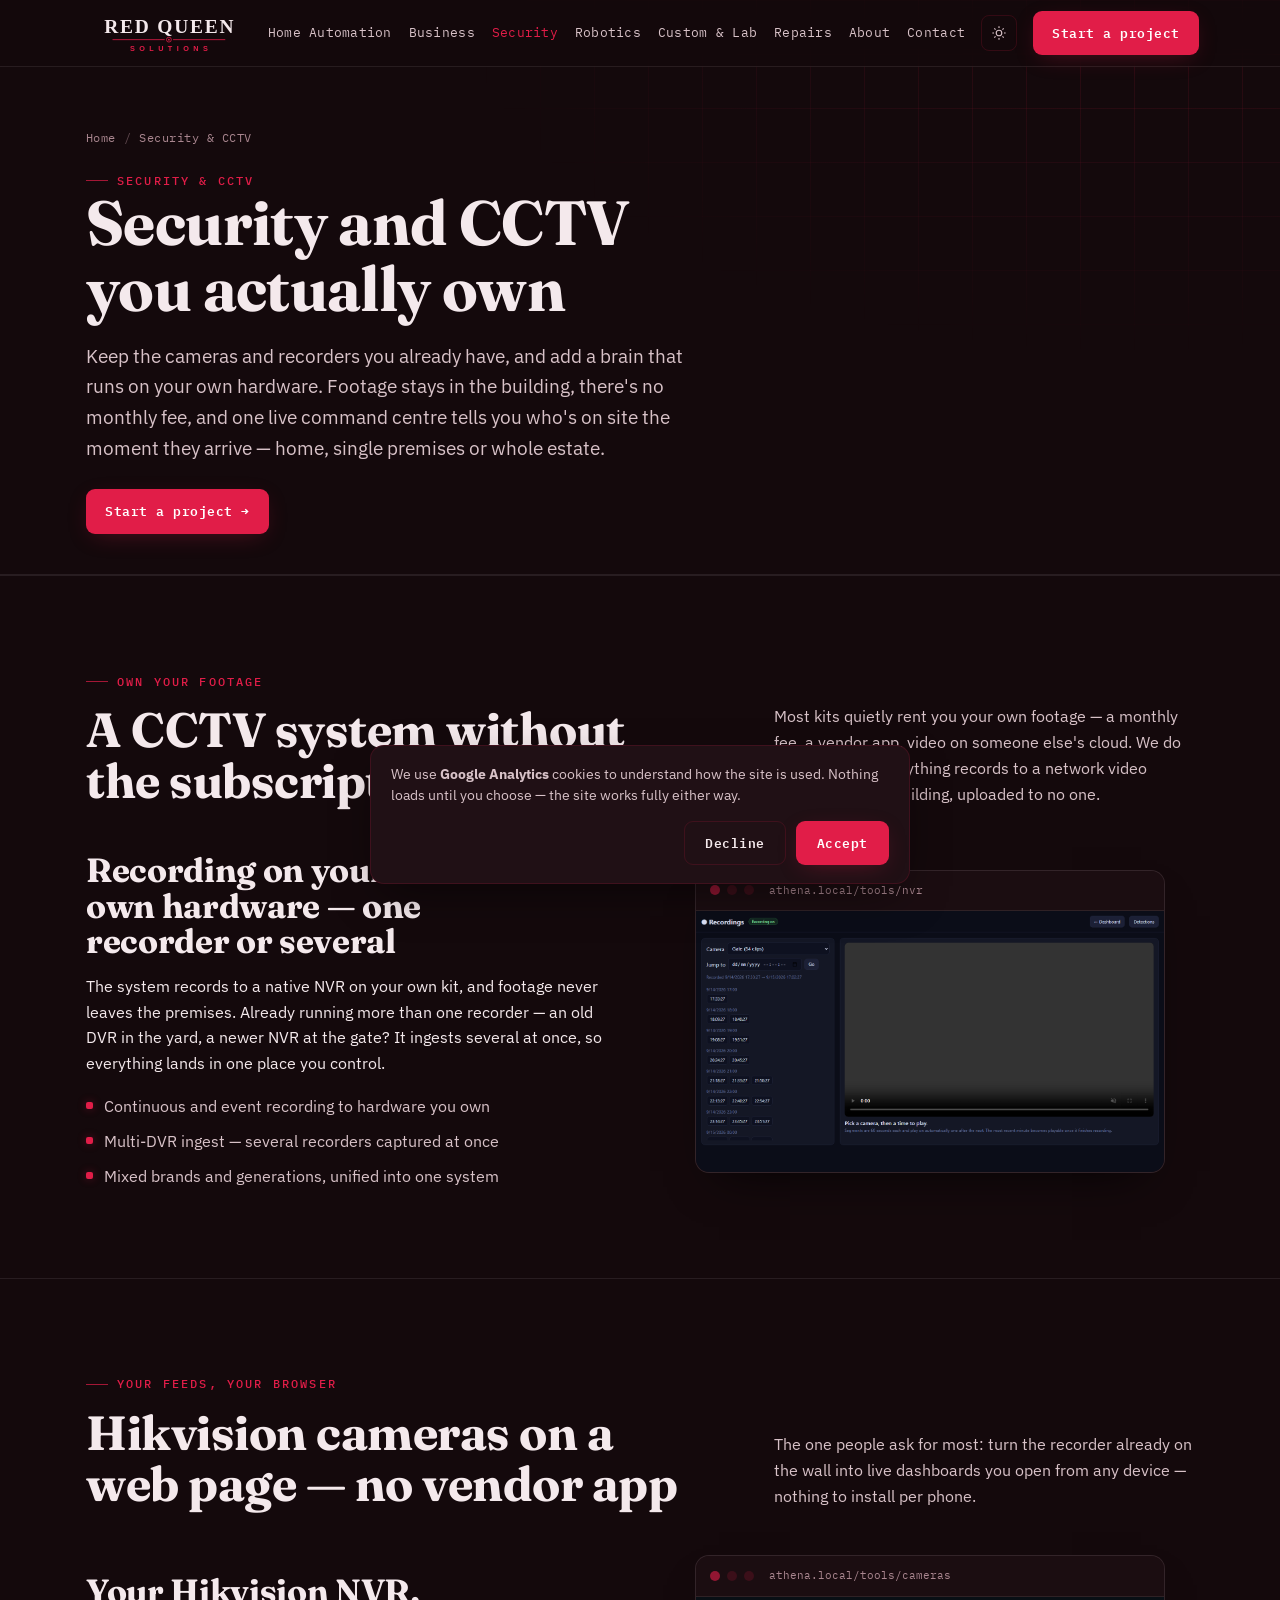
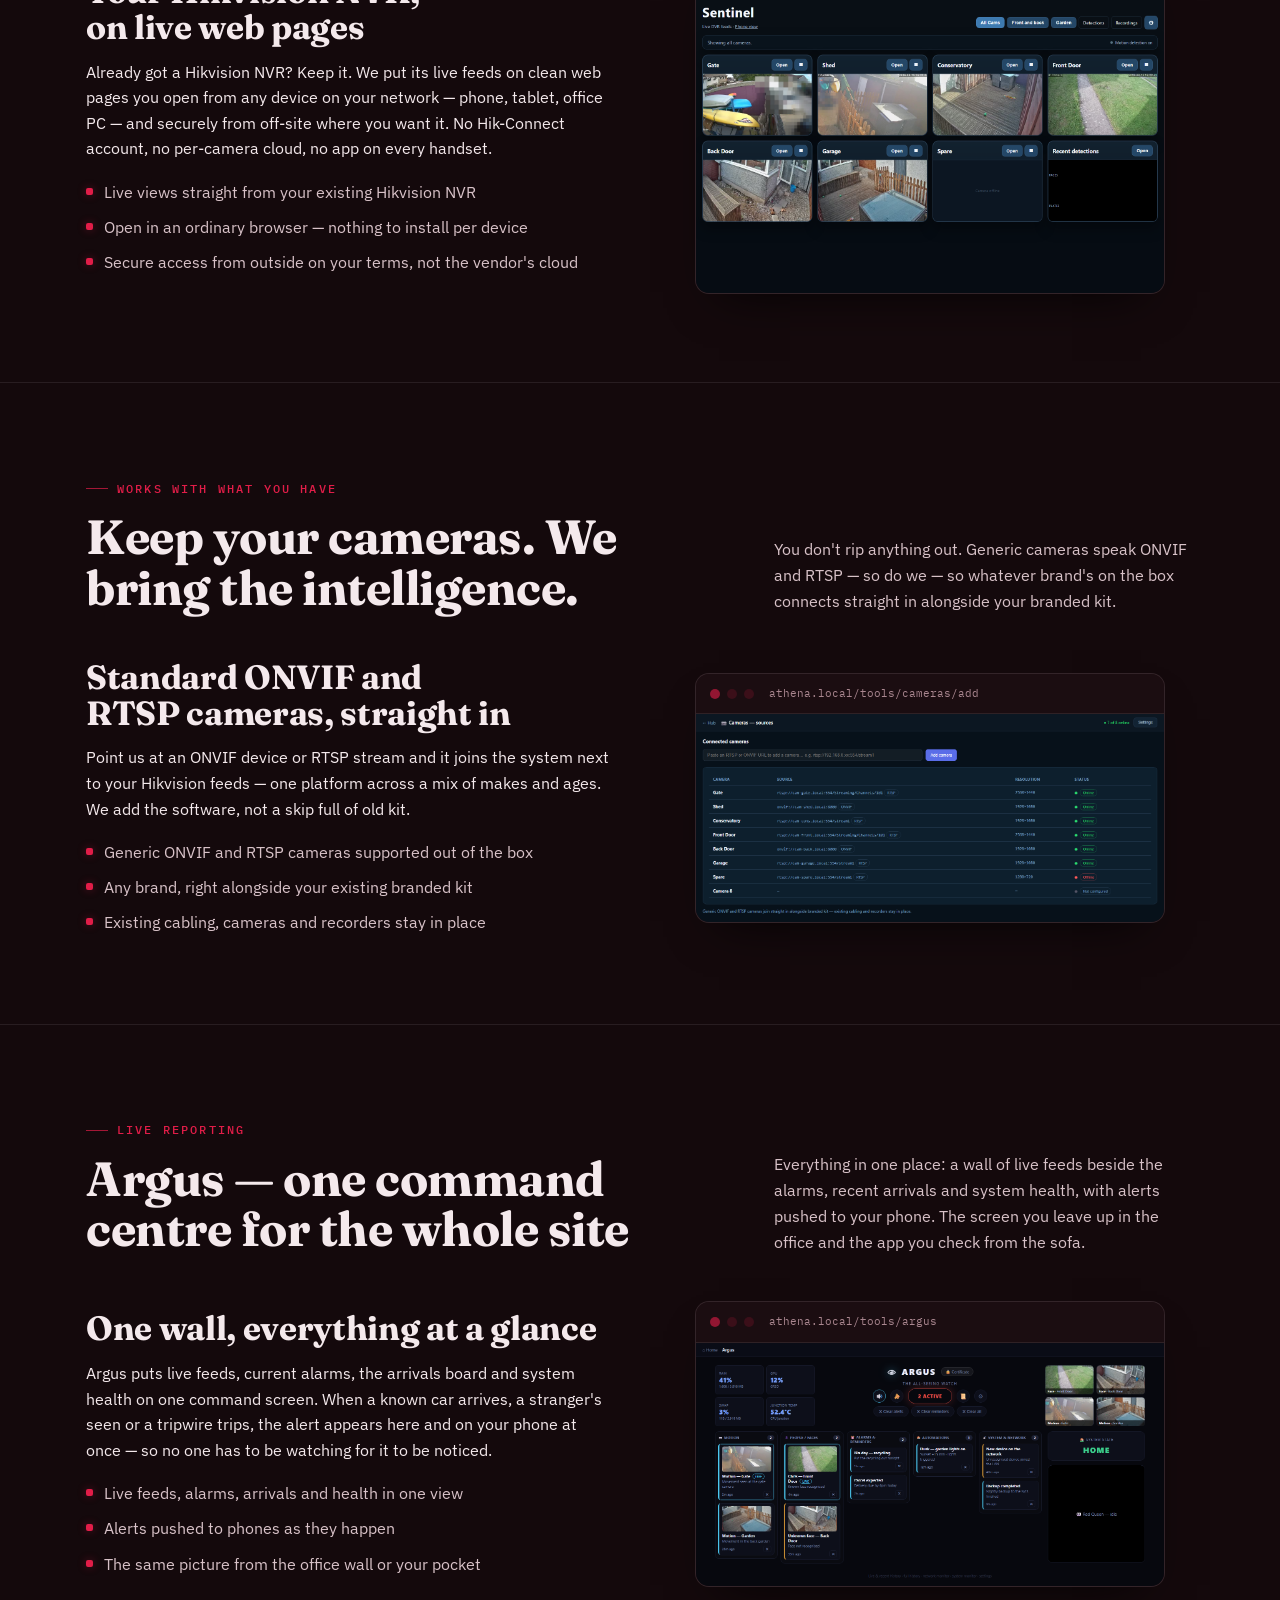
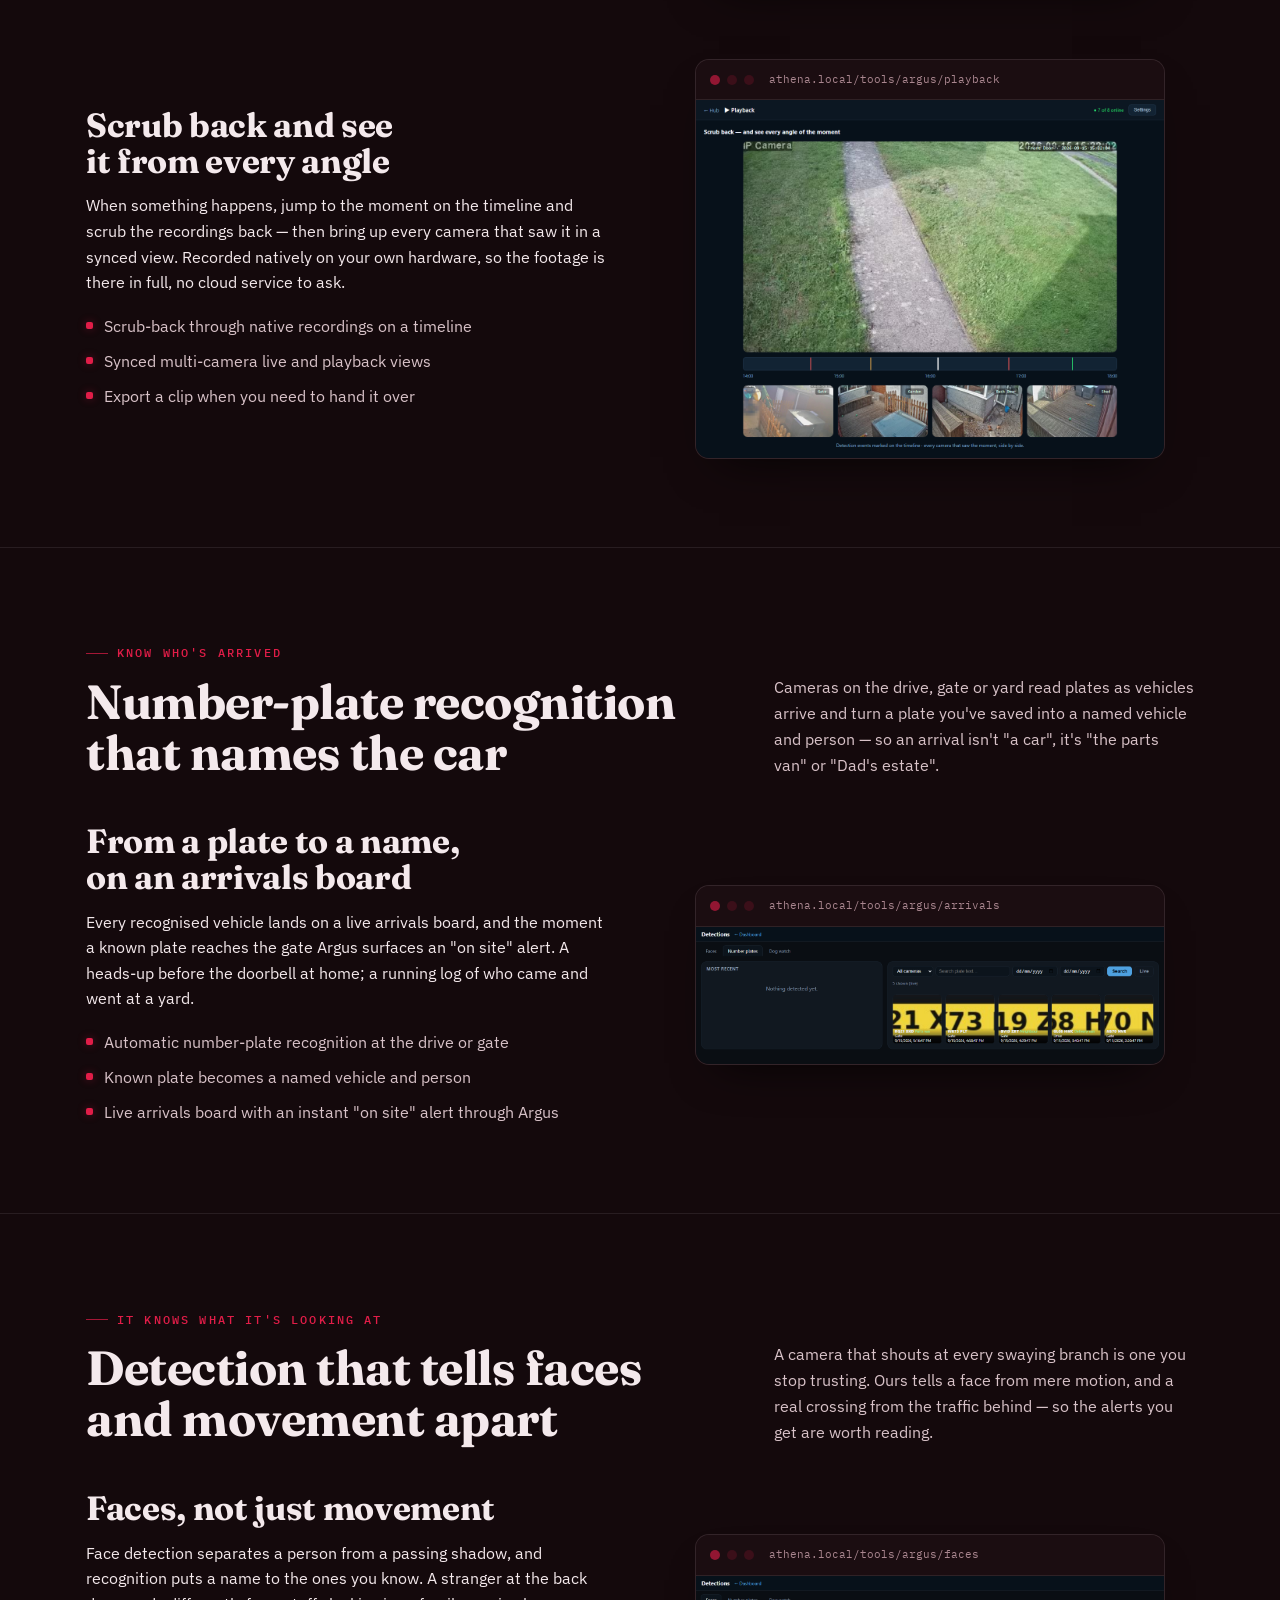
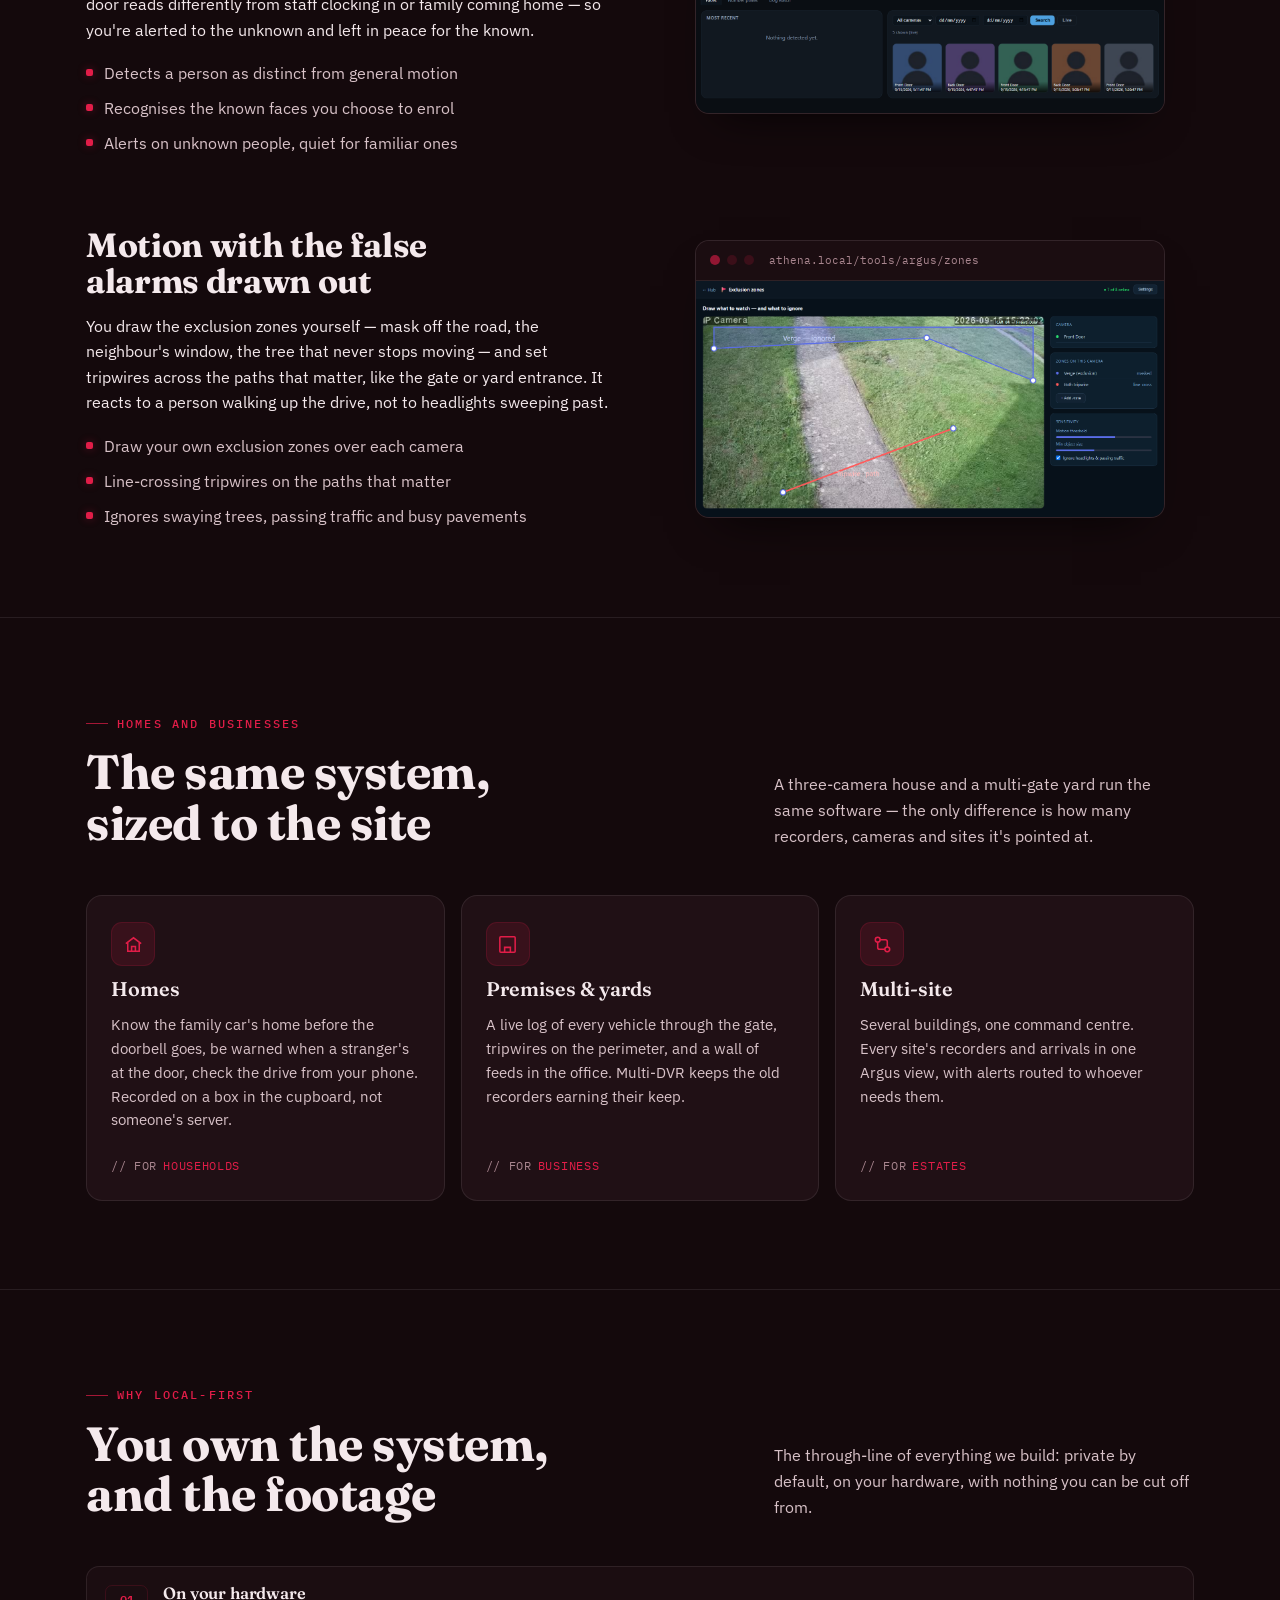
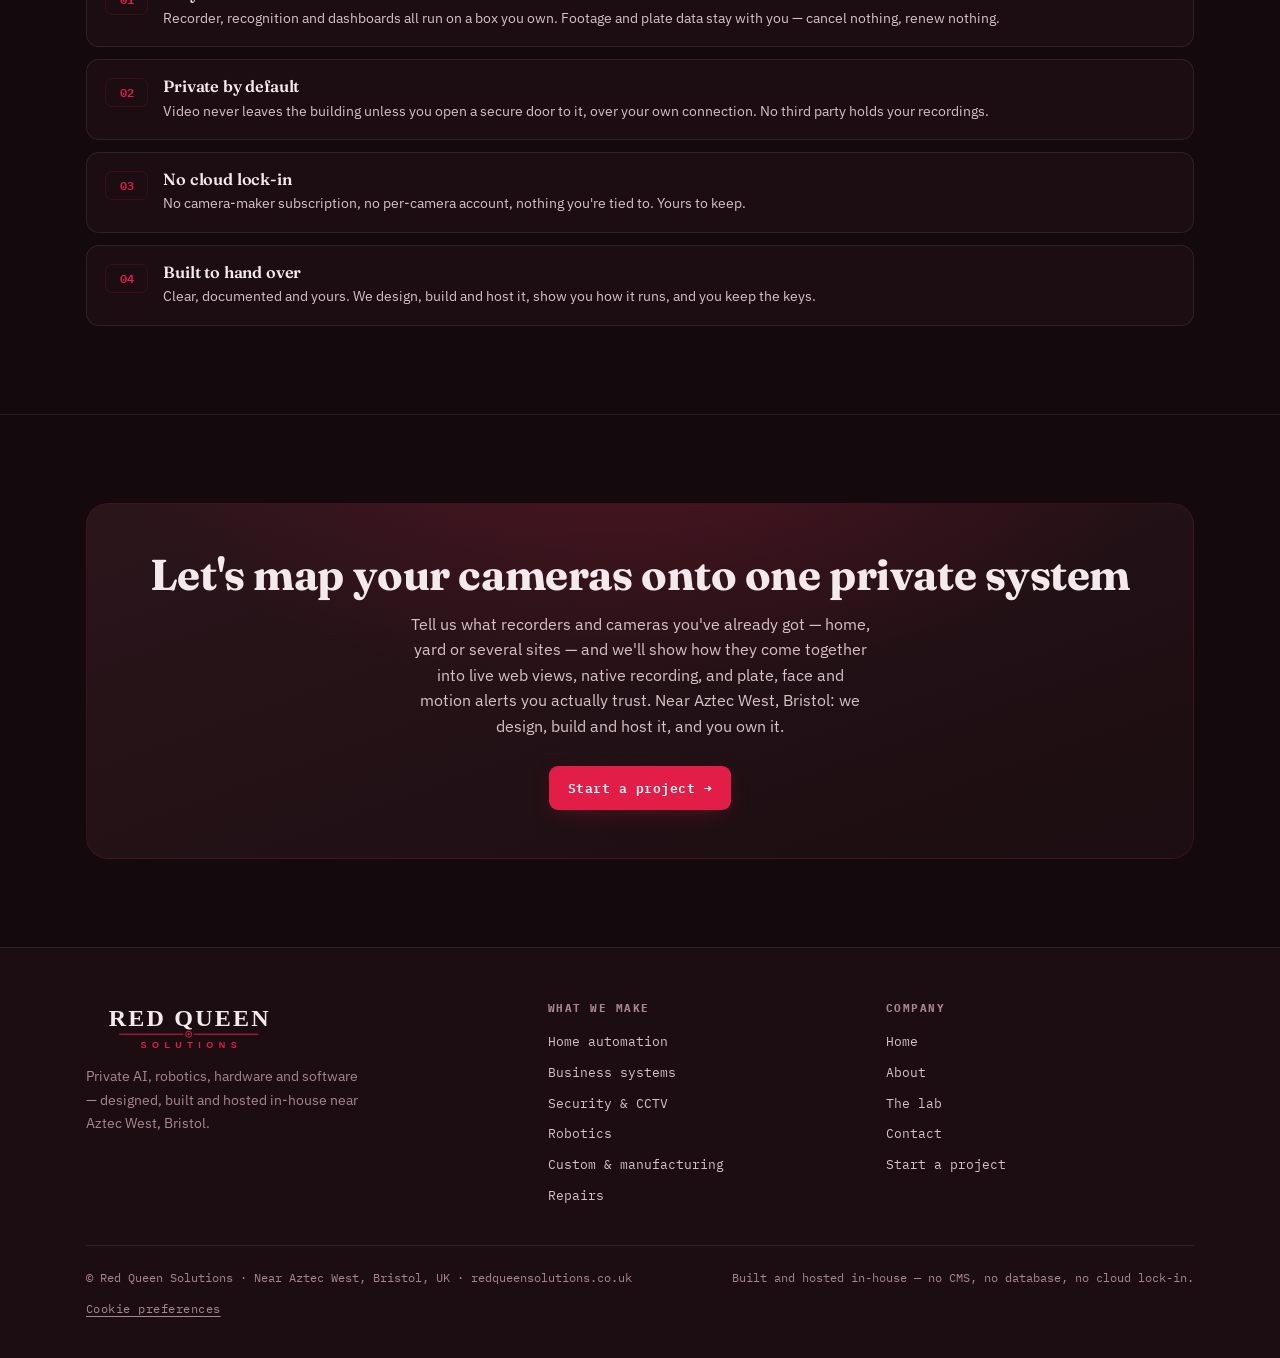
<file: security.html>
<!doctype html>
<html lang="en-GB">
<head>
<meta charset="utf-8">
<meta name="viewport" content="width=device-width,initial-scale=1">
<title>Security &amp; CCTV — Red Queen Solutions</title>
<meta name="description" content="Private CCTV you own: native NVR recording on your own hardware, your existing Hikvision and ONVIF cameras on live web pages, and ANPR, face and motion alerts through the Argus command centre — for homes and businesses near Bristol.">
<meta property="og:type" content="website">
<meta property="og:site_name" content="Red Queen Solutions">
<meta property="og:title" content="Security &amp; CCTV — Red Queen Solutions">
<meta property="og:description" content="Private CCTV you own: native NVR recording on your own hardware, your existing Hikvision and ONVIF cameras on live web pages, and ANPR, face and motion alerts through the Argus command centre — for homes and businesses near Bristol.">
<meta property="og:url" content="https://redqueensolutions.co.uk/security.html">
<meta property="og:image" content="https://redqueensolutions.co.uk/assets/RedQueenSolutions_colour.png">
<meta name="twitter:card" content="summary_large_image">
<link rel="icon" href="assets/favicon.svg">
<link rel="apple-touch-icon" href="assets/RedQueenSolutions_colour.png">
<meta name="theme-color" content="#e11d48">
<meta property="og:locale" content="en_GB">
<meta name="robots" content="index,follow,max-image-preview:large,max-snippet:-1">
<link rel="canonical" href="https://redqueensolutions.co.uk/security.html">
<link rel="preconnect" href="https://fonts.googleapis.com">
<link rel="preconnect" href="https://fonts.gstatic.com" crossorigin>
<link rel="stylesheet" href="https://fonts.googleapis.com/css2?family=Fraunces:opsz,wght@9..144,500;9..144,600;9..144,700&family=IBM+Plex+Mono:wght@400;500;600&family=IBM+Plex+Sans:wght@400;500;600;700&display=swap">
<link rel="stylesheet" href="css/style.css?v=250929a">
<script type="application/ld+json">{"@context":"https://schema.org","@graph":[{"@type":"BreadcrumbList","itemListElement":[{"@type":"ListItem","position":1,"name":"Home","item":"https://redqueensolutions.co.uk/"},{"@type":"ListItem","position":2,"name":"Security & CCTV","item":"https://redqueensolutions.co.uk/security.html"}]},{"@type":"Service","name":"CCTV & security camera systems (NVR, ANPR)","serviceType":"CCTV installation","provider":{"@type":"ProfessionalService","name":"Red Queen Solutions","url":"https://redqueensolutions.co.uk/"},"areaServed":["Bristol","South West England","United Kingdom"],"description":"Self-hosted CCTV you own — native NVR recording, your existing Hikvision and ONVIF cameras, and ANPR, face and motion alerts, for homes and businesses near Bristol."}]}</script>
<script>(function(){try{var r=document.documentElement;r.setAttribute('data-accent','crimson');r.setAttribute('data-mode',localStorage.getItem('rq-mode')||'dark');}catch(e){}})();</script>
</head>
<body>

<header class="nav" id="nav">
  <div class="wrap row">
    <a class="brand" href="index.html" aria-label="Red Queen Solutions — home">
      <svg class="logo" viewBox="0 0 1500 380" role="img" aria-label="Red Queen Solutions">
          <text class="rq" x="758" y="188" text-anchor="middle" font-family="Georgia,'Times New Roman',serif" font-weight="bold" font-size="176" letter-spacing="16">RED QUEEN</text>
          <line class="acc-stroke" x1="240" y1="250" x2="712" y2="250" stroke-width="7"/>
          <line class="acc-stroke" x1="788" y1="250" x2="1260" y2="250" stroke-width="7"/>
          <circle class="acc-stroke" cx="750" cy="250" r="22" stroke-width="7"/>
          <circle class="acc-fill" cx="750" cy="250" r="8"/>
          <text class="acc-fill" x="770" y="352" text-anchor="middle" font-family="Arial,Helvetica,sans-serif" font-weight="bold" font-size="66" letter-spacing="40">SOLUTIONS</text>
        </svg>
    </a>
    <button class="nav-burger" id="burger" type="button" aria-label="Menu" aria-expanded="false"><svg viewBox="0 0 24 24" fill="none" stroke="currentColor" stroke-width="2"><path d="M4 7h16M4 12h16M4 17h16"/></svg></button>
    <nav id="menu">
      <a href="home-automation.html">Home&nbsp;Automation</a>
      <a href="business.html">Business</a>
      <a href="security.html" class="active">Security</a>
      <a href="robotics.html">Robotics</a>
      <a href="make.html">Custom&nbsp;&amp;&nbsp;Lab</a>
      <a href="repairs.html">Repairs</a>
      <a href="about.html">About</a>
      <a href="contact.html">Contact</a>
    </nav>
    <div class="theme-ctl">
      <button class="tbtn icon" id="modeBtn" type="button" title="Light / dark" aria-label="Toggle light or dark"></button>
    </div>
    <a class="btn btn-primary" href="contact.html">Start a project</a>
  </div>
</header>

<main>
<section class="page-hero"><div class="wrap"><div class="crumb"><a href="index.html">Home</a><span>/</span>Security &amp; CCTV</div><span class="eyebrow">Security &amp; CCTV</span><h1>Security and CCTV you actually own</h1><p class="intro">Keep the cameras and recorders you already have, and add a brain that runs on your own hardware. Footage stays in the building, there's no monthly fee, and one live command centre tells you who's on site the moment they arrive — home, single premises or whole estate.</p><div class="hero-cta"><a class="btn btn-primary" href="contact.html">Start a project →</a></div></div></section>

<section class="band"><div class="wrap"><div class="band-head"><div><span class="eyebrow">Own your footage</span><h2>A CCTV system without the subscription</h2></div><p class="lead">Most kits quietly rent you your own footage — a monthly fee, a vendor app, video on someone else's cloud. We do the opposite: everything records to a network video recorder in your building, uploaded to no one.</p></div><div class="feature"><div><h3>Recording on your own hardware — one recorder or several</h3><p>The system records to a native NVR on your own kit, and footage never leaves the premises. Already running more than one recorder — an old DVR in the yard, a newer NVR at the gate? It ingests several at once, so everything lands in one place you control.</p><ul class="fx-list"><li>Continuous and event recording to hardware you own</li><li>Multi-DVR ingest — several recorders captured at once</li><li>Mixed brands and generations, unified into one system</li></ul></div><div class="feature-media"><div class="shot"><div class="bar"><i></i><i></i><i></i><span class="url">athena.local/tools/nvr</span></div><img src="assets/shot-nvr.png" alt="The recording view — recorded segments through the day per camera, with clip counts and a scrub-to-play timeline, held on your own NVR" loading="lazy" decoding="async" width="1400" height="780"></div></div></div></div></section>

<section class="band"><div class="wrap"><div class="band-head"><div><span class="eyebrow">Your feeds, your browser</span><h2>Hikvision cameras on a web page — no vendor app</h2></div><p class="lead">The one people ask for most: turn the recorder already on the wall into live dashboards you open from any device — nothing to install per phone.</p></div><div class="feature flip"><div><h3>Your Hikvision NVR, on live web pages</h3><p>Already got a Hikvision NVR? Keep it. We put its live feeds on clean web pages you open from any device on your network — phone, tablet, office PC — and securely from off-site where you want it. No Hik-Connect account, no per-camera cloud, no app on every handset.</p><ul class="fx-list"><li>Live views straight from your existing Hikvision NVR</li><li>Open in an ordinary browser — nothing to install per device</li><li>Secure access from outside on your terms, not the vendor's cloud</li></ul></div><div class="feature-media"><div class="shot"><div class="bar"><i></i><i></i><i></i><span class="url">athena.local/tools/cameras</span></div><img src="assets/shot-cameras.png" alt="A browser dashboard showing a grid of live camera tiles — each labelled by name, opened on the local network with no vendor app" loading="lazy" decoding="async" width="1500" height="950"></div></div></div></div></section>

<section class="band"><div class="wrap"><div class="band-head"><div><span class="eyebrow">Works with what you have</span><h2>Keep your cameras. We bring the intelligence.</h2></div><p class="lead">You don't rip anything out. Generic cameras speak ONVIF and RTSP — so do we — so whatever brand's on the box connects straight in alongside your branded kit.</p></div><div class="feature"><div><h3>Standard ONVIF and RTSP cameras, straight in</h3><p>Point us at an ONVIF device or RTSP stream and it joins the system next to your Hikvision feeds — one platform across a mix of makes and ages. We add the software, not a skip full of old kit.</p><ul class="fx-list"><li>Generic ONVIF and RTSP cameras supported out of the box</li><li>Any brand, right alongside your existing branded kit</li><li>Existing cabling, cameras and recorders stay in place</li></ul></div><div class="feature-media"><div class="shot"><div class="bar"><i></i><i></i><i></i><span class="url">athena.local/tools/cameras/add</span></div><img src="assets/shot-camadmin.png" alt="The camera admin page — connected cameras listed with each one's ONVIF or RTSP source, resolution and online status, and an add-camera field for pasting a new stream URL" loading="lazy" decoding="async" width="1400" height="621"></div></div></div></div></section>

<section class="band"><div class="wrap"><div class="band-head"><div><span class="eyebrow">Live reporting</span><h2>Argus — one command centre for the whole site</h2></div><p class="lead">Everything in one place: a wall of live feeds beside the alarms, recent arrivals and system health, with alerts pushed to your phone. The screen you leave up in the office and the app you check from the sofa.</p></div>
<div class="feature flip"><div><h3>One wall, everything at a glance</h3><p>Argus puts live feeds, current alarms, the arrivals board and system health on one command screen. When a known car arrives, a stranger's seen or a tripwire trips, the alert appears here and on your phone at once — so no one has to be watching for it to be noticed.</p><ul class="fx-list"><li>Live feeds, alarms, arrivals and health in one view</li><li>Alerts pushed to phones as they happen</li><li>The same picture from the office wall or your pocket</li></ul></div><div class="feature-media"><div class="shot"><div class="bar"><i></i><i></i><i></i><span class="url">athena.local/tools/argus</span></div><img src="assets/shot-argus.png" alt="The Argus command centre — a grid of live camera feeds with the alarm state, cameras-online count and recent activity alongside, plus a system-health panel and the day's reminders" loading="lazy" decoding="async" width="1500" height="971"></div></div></div>
<div class="feature"><div><h3>Scrub back and see it from every angle</h3><p>When something happens, jump to the moment on the timeline and scrub the recordings back — then bring up every camera that saw it in a synced view. Recorded natively on your own hardware, so the footage is there in full, no cloud service to ask.</p><ul class="fx-list"><li>Scrub-back through native recordings on a timeline</li><li>Synced multi-camera live and playback views</li><li>Export a clip when you need to hand it over</li></ul></div><div class="feature-media"><div class="shot"><div class="bar"><i></i><i></i><i></i><span class="url">athena.local/tools/argus/playback</span></div><img src="assets/shot-playback.png" alt="The playback view — a large camera image above a scrub timeline marked with detection events, and a row of thumbnails from the other cameras that saw the same moment" loading="lazy" decoding="async" width="1200" height="916"></div></div></div>
</div></section>

<section class="band"><div class="wrap"><div class="band-head"><div><span class="eyebrow">Know who's arrived</span><h2>Number-plate recognition that names the car</h2></div><p class="lead">Cameras on the drive, gate or yard read plates as vehicles arrive and turn a plate you've saved into a named vehicle and person — so an arrival isn't "a car", it's "the parts van" or "Dad's estate".</p></div><div class="feature flip"><div><h3>From a plate to a name, on an arrivals board</h3><p>Every recognised vehicle lands on a live arrivals board, and the moment a known plate reaches the gate Argus surfaces an "on site" alert. A heads-up before the doorbell at home; a running log of who came and went at a yard.</p><ul class="fx-list"><li>Automatic number-plate recognition at the drive or gate</li><li>Known plate becomes a named vehicle and person</li><li>Live arrivals board with an instant "on site" alert through Argus</li></ul></div><div class="feature-media"><div class="shot"><div class="bar"><i></i><i></i><i></i><span class="url">athena.local/tools/argus/arrivals</span></div><img src="assets/shot-anpr.png" alt="The ANPR arrivals view — recent plate reads, each with the plate, the matched vehicle/person name, the camera and a timestamp" loading="lazy" decoding="async" width="1400" height="410"></div></div></div></div></section>

<section class="band"><div class="wrap"><div class="band-head"><div><span class="eyebrow">It knows what it's looking at</span><h2>Detection that tells faces and movement apart</h2></div><p class="lead">A camera that shouts at every swaying branch is one you stop trusting. Ours tells a face from mere motion, and a real crossing from the traffic behind — so the alerts you get are worth reading.</p></div>
<div class="feature"><div><h3>Faces, not just movement</h3><p>Face detection separates a person from a passing shadow, and recognition puts a name to the ones you know. A stranger at the back door reads differently from staff clocking in or family coming home — so you're alerted to the unknown and left in peace for the known.</p><ul class="fx-list"><li>Detects a person as distinct from general motion</li><li>Recognises the known faces you choose to enrol</li><li>Alerts on unknown people, quiet for familiar ones</li></ul></div><div class="feature-media"><div class="shot"><div class="bar"><i></i><i></i><i></i><span class="url">athena.local/tools/argus/faces</span></div><img src="assets/shot-faces.png" alt="The face-recognition view — detected faces with the camera and time each was seen (faces anonymised for the demo)" loading="lazy" decoding="async" width="1400" height="410"></div></div></div>
<div class="feature flip"><div><h3>Motion with the false alarms drawn out</h3><p>You draw the exclusion zones yourself — mask off the road, the neighbour's window, the tree that never stops moving — and set tripwires across the paths that matter, like the gate or yard entrance. It reacts to a person walking up the drive, not to headlights sweeping past.</p><ul class="fx-list"><li>Draw your own exclusion zones over each camera</li><li>Line-crossing tripwires on the paths that matter</li><li>Ignores swaying trees, passing traffic and busy pavements</li></ul></div><div class="feature-media"><div class="shot"><div class="bar"><i></i><i></i><i></i><span class="url">athena.local/tools/argus/zones</span></div><img src="assets/shot-zones.png" alt="The exclusion-zone editor — a still camera frame with a shaded polygon masking the verge and a red line-crossing tripwire across the path, with drag handles and sensitivity controls down the right" loading="lazy" decoding="async" width="1400" height="705"></div></div></div>
</div></section>

<section class="band"><div class="wrap"><div class="band-head"><div><span class="eyebrow">Homes and businesses</span><h2>The same system, sized to the site</h2></div><p class="lead">A three-camera house and a multi-gate yard run the same software — the only difference is how many recorders, cameras and sites it's pointed at.</p></div><div class="grid"><article class="card"><div class="ic"><svg viewBox="0 0 24 24" fill="none" stroke="currentColor" stroke-width="1.6"><path d="M4 11l8-6 8 6"/><path d="M6 10v9h12v-9"/><path d="M10 19v-5h4v5"/></svg></div><h3>Homes</h3><p>Know the family car's home before the doorbell goes, be warned when a stranger's at the door, check the drive from your phone. Recorded on a box in the cupboard, not someone's server.</p><div class="tag">// for <span>households</span></div></article><article class="card"><div class="ic"><svg viewBox="0 0 24 24" fill="none" stroke="currentColor" stroke-width="1.6"><rect x="4" y="4" width="16" height="16" rx="1"/><path d="M9 20v-5h6v5M8 8h.01M12 8h.01M16 8h.01M8 12h.01M16 12h.01"/></svg></div><h3>Premises &amp; yards</h3><p>A live log of every vehicle through the gate, tripwires on the perimeter, and a wall of feeds in the office. Multi-DVR keeps the old recorders earning their keep.</p><div class="tag">// for <span>business</span></div></article><article class="card"><div class="ic"><svg viewBox="0 0 24 24" fill="none" stroke="currentColor" stroke-width="1.6"><circle cx="7" cy="7" r="2.5"/><circle cx="17" cy="17" r="2.5"/><path d="M9.5 7H15a2 2 0 0 1 2 2v5.5M14.5 17H9a2 2 0 0 1-2-2V9.5"/></svg></div><h3>Multi-site</h3><p>Several buildings, one command centre. Every site's recorders and arrivals in one Argus view, with alerts routed to whoever needs them.</p><div class="tag">// for <span>estates</span></div></article></div></div></section>

<section class="band"><div class="wrap"><div class="band-head"><div><span class="eyebrow">Why local-first</span><h2>You own the system, and the footage</h2></div><p class="lead">The through-line of everything we build: private by default, on your hardware, with nothing you can be cut off from.</p></div><div class="pillars"><div class="pillar"><span class="n">01</span><div><h4>On your hardware</h4><p>Recorder, recognition and dashboards all run on a box you own. Footage and plate data stay with you — cancel nothing, renew nothing.</p></div></div><div class="pillar"><span class="n">02</span><div><h4>Private by default</h4><p>Video never leaves the building unless you open a secure door to it, over your own connection. No third party holds your recordings.</p></div></div><div class="pillar"><span class="n">03</span><div><h4>No cloud lock-in</h4><p>No camera-maker subscription, no per-camera account, nothing you're tied to. Yours to keep.</p></div></div><div class="pillar"><span class="n">04</span><div><h4>Built to hand over</h4><p>Clear, documented and yours. We design, build and host it, show you how it runs, and you keep the keys.</p></div></div></div></div></section>

<section class="band"><div class="wrap"><div class="cta"><h2>Let's map your cameras onto one private system</h2><p>Tell us what recorders and cameras you've already got — home, yard or several sites — and we'll show how they come together into live web views, native recording, and plate, face and motion alerts you actually trust. Near Aztec West, Bristol: we design, build and host it, and you own it.</p><a class="btn btn-primary" href="contact.html">Start a project →</a></div></div></section>
</main>

<footer>
  <div class="wrap">
    <div class="foot">
      <div>
        <a class="brand" href="index.html" aria-label="Red Queen Solutions — home">
          <svg class="logo" viewBox="0 0 1500 380" role="img" aria-label="Red Queen Solutions">
          <text class="rq" x="758" y="188" text-anchor="middle" font-family="Georgia,'Times New Roman',serif" font-weight="bold" font-size="176" letter-spacing="16">RED QUEEN</text>
          <line class="acc-stroke" x1="240" y1="250" x2="712" y2="250" stroke-width="7"/>
          <line class="acc-stroke" x1="788" y1="250" x2="1260" y2="250" stroke-width="7"/>
          <circle class="acc-stroke" cx="750" cy="250" r="22" stroke-width="7"/>
          <circle class="acc-fill" cx="750" cy="250" r="8"/>
          <text class="acc-fill" x="770" y="352" text-anchor="middle" font-family="Arial,Helvetica,sans-serif" font-weight="bold" font-size="66" letter-spacing="40">SOLUTIONS</text>
        </svg>
        </a>
        <p class="about">Private AI, robotics, hardware and software — designed, built and hosted in-house near Aztec West, Bristol.</p>
      </div>
      <div><h5>What we make</h5><div class="foot-col">
        <a href="home-automation.html">Home automation</a>
        <a href="business.html">Business systems</a>
        <a href="security.html">Security &amp; CCTV</a>
        <a href="robotics.html">Robotics</a>
        <a href="make.html">Custom &amp; manufacturing</a>
        <a href="repairs.html">Repairs</a>
      </div></div>
      <div><h5>Company</h5><div class="foot-col">
        <a href="index.html">Home</a>
        <a href="about.html">About</a>
        <a href="make.html#lab">The lab</a>
        <a href="contact.html">Contact</a>
        <a href="contact.html">Start a project</a>
      </div></div>
    </div>
    <div class="foot-meta">
      <span>© Red Queen Solutions · Near Aztec West, Bristol, UK · redqueensolutions.co.uk</span>
      <span>Built and hosted in-house — no CMS, no database, no cloud lock-in.</span>
    </div>
  </div>
</footer>

<script src="js/main.js?v=250929a"></script>
</body>
</html>
</file>
<file: css/style.css>
/* Fonts are loaded via <link rel="preconnect"> + a direct stylesheet in each page's <head>
   (faster than @import, which chains an extra request behind this file). */
/* ===========================================================================
   Red Queen Solutions — shared stylesheet for the whole site.
   Two theme axes, token-driven so layout never changes:
     html[data-accent] = crimson (default) | pip (Pip-Boy green)
     html[data-mode]   = dark (default)    | light
   =========================================================================== */
:root{                       /* RED QUEEN · DARK (default) */
  --ground:#14090c; --ground-2:#1b0d11; --surface:#201015; --surface-2:#2a151b;
  --ink:#f4e9ec; --ink-2:#d8c2c8; --muted:#a9868f;
  --acc:#e11d48; --acc-soft:#f2637f; --acc-deep:#a3132f; --on-acc:#ffffff;
  --line:rgba(225,29,72,.16); --line-2:rgba(244,233,236,.09); --glow:rgba(225,29,72,.35);
  --nav-bg:rgba(20,9,12,.72); --nav-bg-2:rgba(20,9,12,.9);
  --shadow:0 22px 46px -24px rgba(0,0,0,.8);
}
:root[data-mode="light"]{     /* RED QUEEN · LIGHT */
  --ground:#faf4f5; --ground-2:#f2e9eb; --surface:#ffffff; --surface-2:#f7eef0;
  --ink:#24101a; --ink-2:#5a3a44; --muted:#8a6570;
  --acc:#c8123e; --acc-soft:#e11d48; --acc-deep:#8f0f2f; --on-acc:#ffffff;
  --line:rgba(200,18,62,.16); --line-2:rgba(36,16,26,.10); --glow:rgba(225,29,72,.22);
  --nav-bg:rgba(250,244,245,.8); --nav-bg-2:rgba(250,244,245,.95);
  --shadow:0 20px 40px -22px rgba(60,20,35,.26);
}
:root[data-accent="pip"]{     /* PIP-BOY · DARK */
  --ground:#04140b; --ground-2:#06200f; --surface:#082410; --surface-2:#0c3017;
  --ink:#c8ffd8; --ink-2:#84f0a8; --muted:#3f9c66;
  --acc:#2bff88; --acc-soft:#8dffb4; --acc-deep:#12b357; --on-acc:#04140b;
  --line:rgba(43,255,136,.16); --line-2:rgba(180,255,200,.08); --glow:rgba(43,255,136,.4);
  --nav-bg:rgba(4,20,11,.72); --nav-bg-2:rgba(4,20,11,.92);
  --shadow:0 22px 46px -24px rgba(0,0,0,.85);
}
:root[data-accent="pip"][data-mode="light"]{   /* PIP-BOY · LIGHT */
  --ground:#e9fbef; --ground-2:#daf5e2; --surface:#ffffff; --surface-2:#eefaf1;
  --ink:#06331a; --ink-2:#1c6b3c; --muted:#4f9c6c;
  --acc:#0e9d52; --acc-soft:#12b45f; --acc-deep:#0a7d40; --on-acc:#ffffff;
  --line:rgba(14,157,82,.18); --line-2:rgba(6,51,26,.10); --glow:rgba(14,157,82,.25);
  --nav-bg:rgba(233,251,239,.82); --nav-bg-2:rgba(233,251,239,.95);
  --shadow:0 20px 40px -22px rgba(10,60,30,.24);
}
:root{
  --maxw:1160px;
  --sans:"IBM Plex Sans",system-ui,-apple-system,Segoe UI,Roboto,Arial,sans-serif;
  --mono:"IBM Plex Mono",ui-monospace,SFMono-Regular,Menlo,Consolas,monospace;
  --disp:"Fraunces",Georgia,"Times New Roman",serif;
}
/* the real logo, recreated so it re-tints per theme */
.logo{height:42px;width:auto;display:block}
footer .logo{height:52px}
.logo .rq{fill:var(--ink)}
.logo .acc-fill{fill:var(--acc)}
.logo .acc-stroke{fill:none;stroke:var(--acc)}
*{box-sizing:border-box}
html{scroll-behavior:smooth}
body{margin:0;background:var(--ground);color:var(--ink);font-family:var(--sans);font-size:16px;
  line-height:1.6;-webkit-font-smoothing:antialiased;text-rendering:optimizeLegibility;overflow-x:hidden;
  transition:background .35s,color .35s}
a{color:inherit;text-decoration:none}
img{max-width:100%;display:block}
h1,h2,h3,h4{margin:0;text-wrap:balance;line-height:1.06;font-family:var(--disp);font-weight:700;letter-spacing:-.01em}
p{margin:0}
.wrap{max-width:var(--maxw);margin:0 auto;padding:0 26px}
.eyebrow{font-family:var(--mono);font-size:12px;font-weight:500;letter-spacing:.18em;text-transform:uppercase;
  color:var(--acc);display:inline-flex;align-items:center;gap:9px}
.eyebrow::before{content:"";width:22px;height:1px;background:var(--acc);opacity:.7;display:inline-block}
:focus-visible{outline:2px solid var(--acc);outline-offset:3px;border-radius:4px}
.accent{color:var(--acc)}
.lead{color:var(--ink-2)}
.muted{color:var(--muted)}

/* Pip-Boy CRT flourishes */
:root[data-accent="pip"] h1,:root[data-accent="pip"] .brand{text-shadow:0 0 20px var(--glow)}
:root[data-accent="pip"] body::after{content:"";position:fixed;inset:0;pointer-events:none;z-index:60;
  background:repeating-linear-gradient(0deg,rgba(43,255,136,.04) 0 1px,transparent 1px 3px);mix-blend-mode:screen}
:root[data-accent="pip"][data-mode="light"] body::after{background:repeating-linear-gradient(0deg,rgba(14,157,82,.05) 0 1px,transparent 1px 3px);mix-blend-mode:multiply}

/* CRT sheen — a soft scanline that drifts down the screen (RQ Guardian style) */
body::after{content:"";position:fixed;left:0;right:0;top:0;height:32vh;pointer-events:none;z-index:70;
  background:linear-gradient(to bottom,transparent,color-mix(in srgb,var(--acc) 7%,transparent) 50%,transparent);
  mix-blend-mode:screen;transform:translateY(-45vh);animation:crt-sweep 7.5s linear infinite}
@keyframes crt-sweep{to{transform:translateY(150vh)}}
@media(prefers-reduced-motion:reduce){body::after{animation:none;opacity:0}}

/* ---------- buttons ---------- */
.btn{font-family:var(--mono);font-size:13px;font-weight:600;letter-spacing:.04em;padding:11px 18px;border-radius:9px;
  cursor:pointer;border:1px solid transparent;display:inline-flex;align-items:center;gap:8px;
  transition:transform .15s,box-shadow .2s,background .2s,border-color .2s,color .2s;white-space:nowrap}
.btn-primary{background:var(--acc);color:var(--on-acc);box-shadow:0 6px 24px -8px var(--glow)}
.btn-primary:hover{transform:translateY(-2px);box-shadow:0 10px 30px -6px var(--glow)}
.btn-ghost{background:transparent;color:var(--ink);border-color:var(--line)}
.btn-ghost:hover{border-color:var(--acc);color:var(--acc)}

/* ---------- nav ---------- */
header.nav{position:fixed;top:0;left:0;right:0;z-index:50;backdrop-filter:blur(11px);background:var(--nav-bg);
  border-bottom:1px solid var(--line-2);transition:background .3s}
header.nav.scrolled{background:var(--nav-bg-2)}
.nav .row{display:flex;align-items:center;justify-content:space-between;height:66px;gap:16px}
.brand{display:flex;align-items:center;gap:11px;font-family:var(--disp);font-weight:700;font-size:18px;letter-spacing:.02em}
.brand .mark{width:30px;height:30px;flex:0 0 auto;color:var(--acc);filter:drop-shadow(0 0 10px var(--glow))}
.brand b{color:var(--acc)}
.nav nav{display:flex;align-items:center;gap:17px;margin-left:auto}
.nav nav a{font-family:var(--mono);font-size:13px;letter-spacing:.02em;color:var(--ink-2);transition:color .2s}
.nav nav a:hover,.nav nav a.active{color:var(--acc)}
.theme-ctl{display:flex;align-items:center;gap:8px}
.tbtn{font-family:var(--mono);font-size:12px;letter-spacing:.03em;color:var(--ink-2);background:transparent;white-space:nowrap;
  border:1px solid var(--line);border-radius:8px;height:36px;padding:0 11px;display:inline-flex;align-items:center;gap:8px;
  cursor:pointer;transition:border-color .2s,color .2s}
.tbtn:hover{border-color:var(--acc);color:var(--acc)}
.tbtn .sw{width:11px;height:11px;border-radius:50%;flex:0 0 auto;background:currentColor;box-shadow:0 0 8px currentColor}
.tbtn.icon{width:36px;padding:0;justify-content:center}
.tbtn.icon svg{width:16px;height:16px}
.nav-burger{display:none;width:38px;height:36px;border:1px solid var(--line);border-radius:8px;background:transparent;
  color:var(--ink);cursor:pointer;align-items:center;justify-content:center}
.nav-burger svg{width:18px;height:18px}
@media(max-width:1260px){
  .nav nav{position:fixed;top:66px;left:0;right:0;flex-direction:column;gap:0;background:var(--nav-bg-2);
    backdrop-filter:blur(14px);border-bottom:1px solid var(--line-2);padding:8px 26px 18px;display:none}
  .nav nav.open{display:flex}
  .nav nav a{padding:12px 0;width:100%;border-bottom:1px solid var(--line-2);font-size:15px}
  .nav-burger{display:inline-flex;order:9}
  .nav .brand{margin-right:auto}
  .nav .row>.btn-primary{display:none}
}
@media(max-width:560px){.tbtn .tlabel{display:none}.brand span{display:none}}

/* ---------- home hero ---------- */
.hero{position:relative;padding:150px 0 92px;overflow:hidden}
.hero-grid{position:absolute;inset:0;z-index:0;pointer-events:none;
  background-image:linear-gradient(var(--line) 1px,transparent 1px),linear-gradient(90deg,var(--line) 1px,transparent 1px);
  background-size:54px 54px;-webkit-mask-image:radial-gradient(120% 90% at 72% 0%,#000 5%,transparent 62%);
  mask-image:radial-gradient(120% 90% at 72% 0%,#000 5%,transparent 62%);animation:drift 32s linear infinite}
@keyframes drift{to{background-position:54px 54px}}
.hero-orb{position:absolute;top:-160px;right:-120px;width:560px;height:560px;z-index:0;
  background:radial-gradient(circle,var(--glow),transparent 62%);filter:blur(30px);opacity:.55;animation:pulse 8s ease-in-out infinite}
@keyframes pulse{50%{opacity:.32;transform:scale(1.06)}}
.hero .wrap{position:relative;z-index:1}
.hero h1{font-size:clamp(2.6rem,7vw,5.4rem);margin:20px 0 0;max-width:15ch}
.hero h1 em{font-style:normal;color:var(--acc)}
.hero-sub{margin-top:24px;max-width:56ch;font-size:clamp(1.05rem,2vw,1.28rem);color:var(--ink-2)}
.hero-cta{margin-top:34px;display:flex;gap:14px;flex-wrap:wrap}
.spec-strip{margin-top:52px;display:flex;flex-wrap:wrap;gap:14px}
.spec{font-family:var(--mono);font-size:12.5px;letter-spacing:.04em;color:var(--muted);border:1px solid var(--line);
  border-radius:8px;padding:8px 13px;background:var(--surface);display:flex;align-items:center;gap:9px}
.spec b{color:var(--ink);font-weight:600}
.spec i{width:6px;height:6px;border-radius:50%;background:var(--acc);box-shadow:0 0 8px var(--glow);flex:0 0 auto}

/* ---------- sub-page hero ---------- */
.page-hero{position:relative;padding:128px 0 40px;overflow:hidden;border-bottom:1px solid var(--line-2)}
.page-hero::before{content:"";position:absolute;inset:0;z-index:0;pointer-events:none;
  background-image:linear-gradient(var(--line) 1px,transparent 1px),linear-gradient(90deg,var(--line) 1px,transparent 1px);
  background-size:54px 54px;-webkit-mask-image:radial-gradient(90% 120% at 88% -10%,#000,transparent 60%);
  mask-image:radial-gradient(90% 120% at 88% -10%,#000,transparent 60%)}
.page-hero .wrap{position:relative;z-index:1}
.crumb{font-family:var(--mono);font-size:12px;letter-spacing:.04em;color:var(--muted);display:flex;gap:8px;align-items:center;margin-bottom:16px}
.crumb a:hover{color:var(--acc)}
.crumb span{opacity:.5}
.page-hero h1{font-size:clamp(2.2rem,5.5vw,3.9rem);max-width:18ch}
.page-hero .intro{margin-top:18px;max-width:58ch;font-size:clamp(1.02rem,1.8vw,1.2rem);color:var(--ink-2)}
.page-hero .hero-cta{margin-top:26px}

/* ---------- generic section ---------- */
.band{padding:88px 0;border-top:1px solid var(--line-2)}
.band.tight{padding:60px 0}
.band-head{display:flex;flex-wrap:wrap;align-items:end;justify-content:space-between;gap:20px;margin-bottom:46px}
.band-head h2{font-size:clamp(1.9rem,4vw,3rem);margin-top:14px;max-width:20ch}
.band-head .lead{max-width:42ch;font-size:1.02rem}
.section-title{font-size:clamp(1.7rem,3.5vw,2.5rem);margin-bottom:14px}

/* ---------- card grid ---------- */
.grid{display:grid;grid-template-columns:repeat(auto-fill,minmax(320px,1fr));gap:16px}
.grid.cols-2{grid-template-columns:repeat(auto-fill,minmax(420px,1fr))}
.card{position:relative;background:var(--surface);border:1px solid var(--line-2);border-radius:16px;padding:26px 24px 24px;
  display:flex;flex-direction:column;gap:13px;overflow:hidden;transition:transform .2s,border-color .25s,box-shadow .25s,background .35s}
a.card{color:inherit}
.card::before{content:"";position:absolute;inset:0;border-radius:16px;padding:1px;
  background:linear-gradient(140deg,var(--acc),transparent 42%);opacity:0;transition:opacity .25s;
  -webkit-mask:linear-gradient(#000 0 0) content-box,linear-gradient(#000 0 0);-webkit-mask-composite:xor;mask-composite:exclude;pointer-events:none}
.card:hover{transform:translateY(-5px);border-color:transparent;box-shadow:var(--shadow)}
.card:hover::before{opacity:1}
.card .ic{width:44px;height:44px;border-radius:11px;display:grid;place-items:center;
  background:color-mix(in srgb,var(--acc) 12%,transparent);border:1px solid var(--line);color:var(--acc);flex:0 0 auto}
.card .ic svg{width:23px;height:23px}
.card .ic.emoji{font-size:22px;line-height:1}
#appsearch{width:100%;max-width:560px;font-family:var(--sans);font-size:15px;color:var(--ink);background:var(--surface);
  border:1px solid var(--line-2);border-radius:12px;padding:13px 16px;transition:border-color .2s,box-shadow .2s}
#appsearch:focus{outline:none;border-color:var(--acc);box-shadow:0 0 0 3px var(--glow)}
.card h3{font-family:var(--disp);font-size:1.24rem;font-weight:600;letter-spacing:0}
.card p{color:var(--ink-2);font-size:.96rem;line-height:1.55}
.card .tag{margin-top:auto;font-family:var(--mono);font-size:11.5px;letter-spacing:.06em;color:var(--muted);text-transform:uppercase;padding-top:12px;display:flex;align-items:center;gap:6px}
.card .tag span{color:var(--acc)}
.card .go{margin-top:auto;font-family:var(--mono);font-size:12px;color:var(--acc);padding-top:12px}

/* ---------- feature rows (image + text, alternating) ---------- */
.feature{display:grid;grid-template-columns:1fr 1fr;gap:52px;align-items:center}
.feature+.feature{margin-top:72px}
.feature.flip .feature-media{order:2}
@media(max-width:880px){.feature{grid-template-columns:1fr;gap:30px}.feature.flip .feature-media{order:0}}
.feature h3{font-size:clamp(1.5rem,3vw,2.1rem);margin-bottom:14px}
.feature p+p{margin-top:14px}
.feature .fx-list{list-style:none;padding:0;margin:18px 0 0;display:flex;flex-direction:column;gap:10px}
.feature .fx-list li{display:flex;gap:11px;color:var(--ink-2);font-size:.98rem}
.feature .fx-list li::before{content:"";width:7px;height:7px;border-radius:2px;background:var(--acc);margin-top:8px;flex:0 0 auto;box-shadow:0 0 8px var(--glow)}

/* ---------- screenshot frame (fake browser chrome) ---------- */
.shot{border:1px solid var(--line-2);border-radius:14px;overflow:hidden;background:var(--surface);box-shadow:var(--shadow)}
.shot .bar{display:flex;align-items:center;gap:7px;padding:11px 14px;border-bottom:1px solid var(--line-2);background:var(--ground-2)}
.shot .bar i{width:10px;height:10px;border-radius:50%;background:var(--line);flex:0 0 auto}
.shot .bar i:first-child{background:var(--acc);opacity:.6}
.shot .bar .url{margin-left:8px;font-family:var(--mono);font-size:11px;color:var(--muted);white-space:nowrap;overflow:hidden;text-overflow:ellipsis}
.shot img,.shot video{width:100%;height:auto;display:block;background:var(--ground-2)}
.shot .ph{aspect-ratio:16/10;display:flex;flex-direction:column;align-items:center;justify-content:center;gap:10px;
  background:repeating-linear-gradient(135deg,var(--ground-2) 0 16px,var(--ground) 16px 32px);color:var(--muted);
  font-family:var(--mono);font-size:12px;text-align:center;padding:24px}
.shot .ph svg{width:34px;height:34px;color:var(--acc);opacity:.75}
/* 2x2 image collage */
.gallery4{display:grid;grid-template-columns:1fr 1fr;gap:8px;border:1px solid var(--line-2);border-radius:14px;padding:8px;background:var(--surface);box-shadow:var(--shadow)}
.gallery4 img{width:100%;aspect-ratio:1;object-fit:cover;display:block;border-radius:9px;background:var(--ground-2)}
/* keep media frames modest so small source images aren't upscaled */
.shot,.gallery4,.demo .frame{max-width:470px;margin-left:auto;margin-right:auto}

/* ---------- demo block ---------- */
.demo{border:1px dashed var(--line);border-radius:16px;background:var(--surface);padding:30px;
  display:flex;flex-direction:column;align-items:center;gap:14px;text-align:center}
.demo .badge{font-family:var(--mono);font-size:11px;letter-spacing:.14em;text-transform:uppercase;color:var(--acc);
  border:1px solid var(--line);border-radius:99px;padding:5px 12px}
.demo h3{font-size:1.3rem}
.demo p{color:var(--muted);max-width:46ch}
.demo .frame{width:100%;aspect-ratio:16/9;border-radius:12px;border:1px solid var(--line-2);
  background:radial-gradient(120% 120% at 50% 0%,var(--ground-2),var(--ground));display:grid;place-items:center;color:var(--muted);font-family:var(--mono);font-size:12px}
.demo .frame svg{width:46px;height:46px;color:var(--acc)}

/* ---------- split (two doors: home vs business) ---------- */
.split{display:grid;grid-template-columns:1fr 1fr;gap:16px}
@media(max-width:760px){.split{grid-template-columns:1fr}}
.door{position:relative;border:1px solid var(--line-2);border-radius:18px;padding:34px 30px;overflow:hidden;
  background:var(--surface);display:flex;flex-direction:column;gap:14px;min-height:230px;transition:transform .2s,box-shadow .25s,border-color .25s}
.door::after{content:"";position:absolute;right:-40px;bottom:-40px;width:200px;height:200px;border-radius:50%;
  background:radial-gradient(circle,var(--glow),transparent 65%);opacity:.5;pointer-events:none}
.door:hover{transform:translateY(-4px);box-shadow:var(--shadow);border-color:var(--acc)}
.door .k{font-family:var(--mono);font-size:12px;letter-spacing:.14em;text-transform:uppercase;color:var(--acc)}
.door h3{font-size:clamp(1.5rem,3vw,2.1rem)}
.door p{color:var(--ink-2)}
.door .go{margin-top:auto;font-family:var(--mono);font-size:13px;color:var(--acc);display:inline-flex;gap:8px;align-items:center}

/* ---------- capabilities grid (lab) ---------- */
.caps{display:grid;grid-template-columns:repeat(auto-fill,minmax(200px,1fr));gap:14px}
.cap{border:1px solid var(--line-2);border-radius:13px;padding:20px;background:var(--ground-2);display:flex;flex-direction:column;gap:9px}
.cap .ic{width:38px;height:38px;border-radius:10px;display:grid;place-items:center;background:color-mix(in srgb,var(--acc) 12%,transparent);border:1px solid var(--line);color:var(--acc)}
.cap .ic svg{width:20px;height:20px}
.cap h4{font-family:var(--disp);font-size:1.02rem;font-weight:600}
.cap p{color:var(--muted);font-size:.88rem;line-height:1.5}

/* ---------- stat / pillars ---------- */
.pillars{display:flex;flex-direction:column;gap:12px}
.pillar{display:flex;gap:15px;padding:18px;border:1px solid var(--line-2);border-radius:13px;background:var(--ground-2)}
.pillar .n{font-family:var(--mono);font-size:12px;color:var(--acc);font-weight:600;border:1px solid var(--line);border-radius:7px;padding:4px 8px;height:fit-content;min-width:3.6em;text-align:center}
.pillar h4{margin:0 0 4px;font-family:var(--disp);font-weight:600;font-size:1.02rem}
.pillar p{margin:0;color:var(--ink-2);font-size:.9rem;line-height:1.5}
.two-col{display:grid;grid-template-columns:1.05fr .95fr;gap:52px;align-items:center}
@media(max-width:860px){.two-col{grid-template-columns:1fr;gap:34px}}

/* ---------- journey timeline (cards pop in on scroll) ---------- */
.timeline{position:relative;max-width:720px;margin:8px auto 0;padding-left:6px}
.timeline::before{content:"";position:absolute;top:14px;bottom:14px;left:9px;width:2px;
  background:linear-gradient(180deg,var(--acc),var(--line));opacity:.5}
.tl-item{position:relative;padding:0 0 20px 46px}
.tl-node{position:absolute;left:0;top:20px;width:20px;height:20px;border-radius:50%;background:var(--ground);
  border:2px solid var(--acc);box-shadow:0 0 12px var(--glow);z-index:1;
  opacity:0;transform:scale(.3);transition:opacity .4s ease .05s,transform .5s cubic-bezier(.2,.8,.2,1.5) .05s}
.tl-node::after{content:"";position:absolute;inset:5px;border-radius:50%;background:var(--acc)}
.tl-item.in .tl-node{opacity:1;transform:none}
.tl-card{border:1px solid var(--line-2);border-radius:16px;background:var(--surface);padding:20px 22px;box-shadow:var(--shadow);
  opacity:0;transform:translateY(28px) scale(.94);
  transition:opacity .5s ease,transform .6s cubic-bezier(.2,.8,.25,1.1)}
.tl-item.in .tl-card{opacity:1;transform:none}
.tl-year{font-family:var(--mono);font-size:12px;letter-spacing:.12em;text-transform:uppercase;color:var(--acc)}
.tl-card h3{font-family:var(--disp);font-size:clamp(1.15rem,2.2vw,1.4rem);font-weight:700;margin:5px 0 8px;letter-spacing:-.01em}
.tl-card>p{color:var(--ink-2);font-size:.98rem;line-height:1.6}
.tl-media{margin-top:14px;max-width:380px}
.tl-media figure{margin:0 0 12px;border:1px solid var(--line-2);border-radius:12px;overflow:hidden;background:var(--ground-2)}
.tl-media img,.tl-media video{width:100%;height:auto;display:block}
.tl-media figcaption{font-family:var(--mono);font-size:11px;color:var(--muted);padding:8px 12px;line-height:1.5}
@media(prefers-reduced-motion:reduce){.tl-node,.tl-card{opacity:1;transform:none;transition:none}}

/* ---------- cta band ---------- */
.cta{position:relative;border:1px solid var(--line);border-radius:22px;padding:48px 40px;overflow:hidden;text-align:center;
  background:linear-gradient(160deg,var(--surface-2),var(--ground-2))}
.cta::before{content:"";position:absolute;inset:0;background:radial-gradient(80% 120% at 50% -20%,var(--glow),transparent 60%);opacity:.6;pointer-events:none}
.cta *{position:relative}
.cta h2{font-size:clamp(1.7rem,4vw,2.7rem);margin-bottom:14px}
.cta p{color:var(--ink-2);max-width:46ch;margin:0 auto 26px}

/* ---------- contact form ---------- */
.contact{display:grid;grid-template-columns:.85fr 1.15fr;gap:48px}
@media(max-width:860px){.contact{grid-template-columns:1fr;gap:34px}}
.contact h2{font-size:clamp(1.9rem,4vw,2.9rem);margin-bottom:18px}
.contact .lead{margin-bottom:26px;max-width:38ch}
.info-list{display:flex;flex-direction:column;gap:16px;margin-top:8px}
.info-list .row{display:flex;gap:12px;align-items:flex-start;font-size:.98rem;color:var(--ink-2)}
.info-list .row svg{width:19px;height:19px;color:var(--acc);flex:0 0 auto;margin-top:2px}
form{background:var(--surface);border:1px solid var(--line-2);border-radius:18px;padding:28px;transition:background .35s}
.field{display:flex;flex-direction:column;gap:7px;margin-bottom:16px}
.field label{font-family:var(--mono);font-size:12px;letter-spacing:.05em;text-transform:uppercase;color:var(--muted)}
.field input,.field select,.field textarea{font-family:var(--sans);font-size:15px;color:var(--ink);background:var(--ground);
  border:1px solid var(--line-2);border-radius:10px;padding:12px 14px;transition:border-color .2s,box-shadow .2s;width:100%}
.field textarea{resize:vertical;min-height:118px}
.field input:focus,.field select:focus,.field textarea:focus{outline:none;border-color:var(--acc);box-shadow:0 0 0 3px var(--glow)}
.field select{appearance:none;cursor:pointer;
  background-image:url("data:image/svg+xml,%3Csvg xmlns='http://www.w3.org/2000/svg' width='14' height='14' fill='none' stroke='%23999' stroke-width='2'%3E%3Cpath d='M2 5l5 5 5-5'/%3E%3C/svg%3E");background-repeat:no-repeat;background-position:right 14px center}
.form-row{display:grid;grid-template-columns:1fr 1fr;gap:16px}
@media(max-width:520px){.form-row{grid-template-columns:1fr}}
.form-note{font-family:var(--mono);font-size:11.5px;color:var(--muted);margin-top:4px;line-height:1.5}
.form-ok{display:none;font-family:var(--mono);font-size:13px;color:var(--acc-soft);border:1px solid var(--line);border-radius:10px;
  padding:12px 14px;margin-top:14px;background:color-mix(in srgb,var(--acc) 8%,transparent)}

/* ---------- enquiry wizard ---------- */
.wiz{max-width:680px;margin:0 auto}
.wiz-progress{height:5px;border-radius:5px;background:var(--line-2);overflow:hidden;margin-bottom:10px}
.wiz-bar{height:100%;width:25%;background:var(--acc);border-radius:5px;transition:width .35s ease;box-shadow:0 0 10px var(--glow)}
.wiz-steps{font-family:var(--mono);font-size:12px;letter-spacing:.06em;color:var(--muted);margin-bottom:22px}
.wiz-step{border:0;padding:0;margin:0;min-width:0}
.wiz-step legend{font-family:var(--disp);font-size:clamp(1.3rem,3vw,1.7rem);font-weight:700;margin-bottom:18px;padding:0}
.wiz-opts,.wiz-cond{display:grid;gap:10px}
.wiz-group{margin-top:22px}
.wiz-glabel{display:block;font-family:var(--mono);font-size:12px;letter-spacing:.05em;text-transform:uppercase;color:var(--muted);margin-bottom:10px}
.wiz-opt{display:flex;align-items:flex-start;gap:12px;border:1px solid var(--line-2);border-radius:12px;padding:13px 16px;cursor:pointer;background:var(--ground);transition:border-color .2s,background .2s}
.wiz-opt:hover{border-color:var(--acc)}
.wiz-opt:has(input:checked){border-color:var(--acc);background:color-mix(in srgb,var(--acc) 9%,transparent)}
.wiz-opt input{margin-top:3px;accent-color:var(--acc);flex:0 0 auto;width:16px;height:16px}
.wiz-opt span{display:flex;flex-direction:column;gap:2px;font-size:15px;color:var(--ink)}
.wiz-opt small{color:var(--muted);font-size:12.5px;line-height:1.4}
.wiz-field{display:flex;flex-direction:column;gap:7px;margin-bottom:16px;font-family:var(--mono);font-size:12px;letter-spacing:.05em;text-transform:uppercase;color:var(--muted)}
.wiz-field input,.wiz-field select,.wiz-field textarea{font-family:var(--sans);font-size:15px;text-transform:none;letter-spacing:0;color:var(--ink);background:var(--ground);border:1px solid var(--line-2);border-radius:10px;padding:12px 14px;width:100%;transition:border-color .2s,box-shadow .2s}
.wiz-field textarea{resize:vertical;min-height:120px}
.wiz-field input:focus,.wiz-field select:focus,.wiz-field textarea:focus{outline:none;border-color:var(--acc);box-shadow:0 0 0 3px var(--glow)}
.wiz-field select{appearance:none;cursor:pointer;background-image:url("data:image/svg+xml,%3Csvg xmlns='http://www.w3.org/2000/svg' width='14' height='14' fill='none' stroke='%23999' stroke-width='2'%3E%3Cpath d='M2 5l5 5 5-5'/%3E%3C/svg%3E");background-repeat:no-repeat;background-position:right 14px center}
.wiz-help{font-size:13.5px;color:var(--muted);margin-bottom:16px;line-height:1.5}
.wiz-nav{display:flex;align-items:center;gap:12px;margin-top:26px}
.wiz-nav .btn{min-width:130px;justify-content:center}
.wiz-err{color:var(--acc-soft);font-family:var(--mono);font-size:12.5px;margin-top:12px}

/* ---------- shop teaser + footer ---------- */
.shop{text-align:center;padding:16px 0}
.shop .badge{font-family:var(--mono);font-size:11.5px;letter-spacing:.14em;text-transform:uppercase;color:var(--acc);border:1px solid var(--line);border-radius:99px;padding:6px 14px;display:inline-block}
.shop h2{font-size:clamp(1.7rem,4vw,2.6rem);margin:18px 0 10px}
.shop p{color:var(--muted);max-width:44ch;margin:0 auto}
footer{border-top:1px solid var(--line-2);padding:52px 0 40px;background:var(--ground-2);transition:background .35s}
.foot{display:grid;grid-template-columns:1.4fr 1fr 1fr;gap:30px}
@media(max-width:760px){.foot{grid-template-columns:1fr 1fr}}
@media(max-width:480px){.foot{grid-template-columns:1fr}}
.foot .brand{font-size:16px;margin-bottom:12px}
.foot .about{color:var(--muted);font-size:.9rem;max-width:34ch}
.foot h5{font-family:var(--mono);font-size:11px;letter-spacing:.14em;text-transform:uppercase;color:var(--muted);margin:0 0 14px}
.foot-col{display:flex;flex-direction:column;gap:10px}
.foot-col a{font-family:var(--mono);font-size:13px;color:var(--ink-2)}
.foot-col a:hover{color:var(--acc)}
.foot-meta{margin-top:38px;padding-top:22px;border-top:1px solid var(--line-2);display:flex;flex-wrap:wrap;justify-content:space-between;gap:12px;font-family:var(--mono);font-size:12px;color:var(--muted)}
.foot-meta b{color:var(--ink-2);font-weight:500}
@media(prefers-reduced-motion:reduce){*{animation:none!important;transition:none!important}}

/* ── Lightbox — click any app screenshot to view it full-size ── */
.shot img{cursor:zoom-in}
#lightbox{position:fixed;inset:0;z-index:1000;display:none;align-items:center;justify-content:center;padding:24px;background:rgba(8,6,9,.92);cursor:zoom-out}
#lightbox.open{display:flex}
#lightbox img{max-width:96vw;max-height:92vh;width:auto;height:auto;border-radius:12px;border:1px solid var(--line-2);box-shadow:0 24px 80px rgba(0,0,0,.6);cursor:default}
#lightbox .lb-x{position:absolute;top:16px;right:20px;width:42px;height:42px;border-radius:50%;border:1px solid rgba(255,255,255,.25);background:rgba(0,0,0,.45);color:#fff;font-size:23px;line-height:40px;text-align:center;cursor:pointer}
#lightbox .lb-cap{position:absolute;left:0;right:0;bottom:14px;text-align:center;color:#cdd2df;font-size:12.5px;padding:0 28px;font-family:var(--mono)}
@media(prefers-reduced-motion:no-preference){#lightbox.open img{animation:lbin .18s ease}}
@keyframes lbin{from{opacity:0;transform:scale(.97)}to{opacity:1;transform:none}}

/* ── Sensor graph gallery (home automation) ── */
.graph-gallery{margin-top:18px}
.gg-h{text-align:center;font-size:1.15rem;margin:0 0 20px;color:var(--ink)}
.gg-grid{display:grid;grid-template-columns:repeat(auto-fit,minmax(300px,1fr));gap:18px;align-items:start;max-width:1120px;margin:0 auto}
.gg-grid .shot{max-width:none}

/* Make the `hidden` attribute reliably hide elements even when a class (e.g. .btn)
   sets its own display — fixes wizard Back/Next/Send showing all at once. */
[hidden]{display:none!important}

/* Uniform-size gallery (e.g. sensor graphs) — every tile the same shape */
.gg-uniform .shot img{width:100%;height:auto;aspect-ratio:16/10;object-fit:cover;display:block}

/* ── "Off the bench" showcase — polished square work tiles ── */
.work-showcase{margin-top:24px}
.work-gallery{display:grid;grid-template-columns:repeat(auto-fit,minmax(200px,1fr));gap:16px;max-width:1040px;margin:0 auto}
.work-tile{position:relative;margin:0;border-radius:16px;overflow:hidden;border:1px solid var(--line-2);box-shadow:var(--shadow);aspect-ratio:1/1;background:var(--ground-2);cursor:zoom-in}
.work-tile img{width:100%;height:100%;object-fit:cover;display:block;cursor:zoom-in;transition:transform .55s cubic-bezier(.2,.7,.2,1)}
.work-tile:hover img{transform:scale(1.07)}
.work-tile figcaption{position:absolute;left:0;right:0;bottom:0;padding:26px 13px 11px;font-family:var(--mono);font-size:12px;color:#fff;background:linear-gradient(transparent,rgba(6,4,7,.85));pointer-events:none;opacity:.94;transform:translateY(4px);transition:.35s}
.work-tile:hover figcaption{opacity:1;transform:none}
.work-tile::after{content:"";position:absolute;inset:0;border-radius:16px;box-shadow:inset 0 0 0 0 var(--acc);transition:box-shadow .35s;pointer-events:none}
.work-tile:hover::after{box-shadow:inset 0 0 0 2px var(--acc)}

/* Full-width feature (image removed) — one column, readable line length */
.feature.solo{grid-template-columns:1fr}
.feature.solo>div{max-width:900px}

/* Homepage contact CTA — replaces the old quick form, routes to the enquiry wizard */
.contact-cta{
  border:1px solid var(--line);
  border-radius:16px;
  padding:34px 32px;
  background:color-mix(in srgb, var(--acc) 5%, transparent);
  display:flex; flex-direction:column; align-items:flex-start; gap:16px;
  align-self:start;
}
.contact-cta h3{ margin:0; font-size:clamp(1.3rem,2.2vw,1.7rem); line-height:1.15; }
.contact-cta p{ margin:0; color:var(--ink-2); line-height:1.6; }
.contact-cta .btn{ margin-top:4px; }
.contact-cta .form-note{ color:var(--muted); font-size:.82rem; margin-top:2px; }

/* Cookie consent banner */
#cookie-consent{position:fixed;left:16px;right:16px;bottom:16px;z-index:3000;max-width:540px;margin-inline:auto;
  background:var(--surface);border:1px solid var(--line);border-radius:14px;padding:18px 20px;
  box-shadow:0 16px 48px -14px rgba(0,0,0,.6);display:flex;flex-direction:column;gap:14px;
  animation:ccIn .3s ease both}
@keyframes ccIn{from{opacity:0;transform:translateY(14px)}to{opacity:1;transform:none}}
#cookie-consent p{margin:0;color:var(--ink-2);font-size:14px;line-height:1.55}
#cookie-consent .cc-btns{display:flex;gap:10px;justify-content:flex-end;flex-wrap:wrap}
#cookie-consent .btn{padding:10px 20px}
.foot-cookie{font-family:var(--mono);font-size:inherit;letter-spacing:.04em;color:var(--muted);
  background:none;border:0;padding:0;cursor:pointer;text-decoration:underline;text-underline-offset:3px}
.foot-cookie:hover{color:var(--acc)}
@media (prefers-reduced-motion:reduce){#cookie-consent{animation:none}}
</file>
